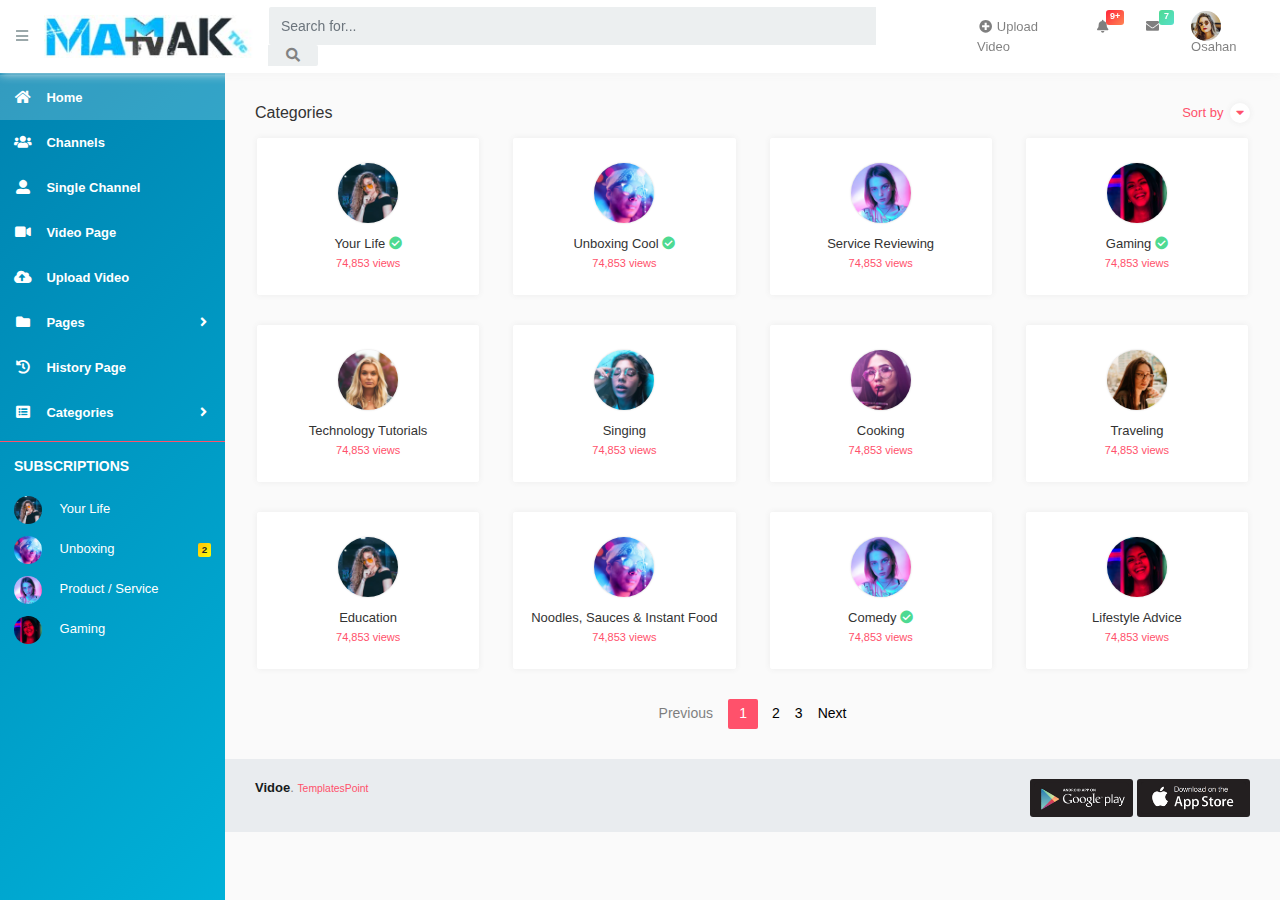
<file: categories.html>
<!DOCTYPE html>
<html lang="en">
   
<head>
      <meta charset="utf-8">
      <meta http-equiv="X-UA-Compatible" content="IE=edge">
      <meta name="viewport" content="width=device-width, initial-scale=1, shrink-to-fit=no">
      <meta name="description" content="Askbootstrap">
      <meta name="author" content="Askbootstrap">
      <title>VIDOE - Video Streaming Website HTML Template</title>
      <!-- Favicon Icon -->
      <link rel="icon" type="image/png" href="img/favicon.png">
      <!-- Bootstrap core CSS-->
      <link href="vendor/bootstrap/css/bootstrap.min.css" rel="stylesheet">
      <!-- Custom fonts for this template-->
      <link href="vendor/fontawesome-free/css/all.min.css" rel="stylesheet" type="text/css">
      <!-- Custom styles for this template-->
      <link href="css/osahan.css" rel="stylesheet">
      <!-- Owl Carousel -->
      <link rel="stylesheet" href="vendor/owl-carousel/owl.carousel.css">
      <link rel="stylesheet" href="vendor/owl-carousel/owl.theme.css">
   </head>
   <body id="page-top">
      <nav class="navbar navbar-expand navbar-light bg-white static-top osahan-nav sticky-top">
         &nbsp;&nbsp; 
         <button class="btn btn-link btn-sm text-secondary order-1 order-sm-0" id="sidebarToggle">
         <i class="fas fa-bars"></i>
         </button> &nbsp;&nbsp;
         <a class="navbar-brand mr-1" href="index.html"><img class="img-fluid" alt="" src="img/logo.png"></a>
         <!-- Navbar Search -->
         <form class="d-none d-md-inline-block form-inline ml-auto mr-0 mr-md-5 my-2 my-md-0 osahan-navbar-search">
            <div class="input-group">
               <input type="text" class="form-control" placeholder="Search for...">
               <div class="input-group-append">
                  <button class="btn btn-light" type="button">
                  <i class="fas fa-search"></i> 
                  </button>
               </div>
            </div>
         </form>
         <!-- Navbar -->
         <ul class="navbar-nav ml-auto ml-md-0 osahan-right-navbar">
            <li class="nav-item mx-1">
               <a class="nav-link" href="upload.html">
               <i class="fas fa-plus-circle fa-fw"></i>
               Upload Video
               </a>
            </li>
            <li class="nav-item dropdown no-arrow mx-1">
               <a class="nav-link dropdown-toggle" href="#" id="alertsDropdown" role="button" data-toggle="dropdown" aria-haspopup="true" aria-expanded="false">
               <i class="fas fa-bell fa-fw"></i>
               <span class="badge badge-danger">9+</span>
               </a>
               <div class="dropdown-menu dropdown-menu-right" aria-labelledby="alertsDropdown">
                  <a class="dropdown-item" href="#"><i class="fas fa-fw fa-edit "></i> &nbsp; Action</a>
                  <a class="dropdown-item" href="#"><i class="fas fa-fw fa-headphones-alt "></i> &nbsp; Another action</a>
                  <div class="dropdown-divider"></div>
                  <a class="dropdown-item" href="#"><i class="fas fa-fw fa-star "></i> &nbsp; Something else here</a>
               </div>
            </li>
            <li class="nav-item dropdown no-arrow mx-1">
               <a class="nav-link dropdown-toggle" href="#" id="messagesDropdown" role="button" data-toggle="dropdown" aria-haspopup="true" aria-expanded="false">
               <i class="fas fa-envelope fa-fw"></i>
               <span class="badge badge-success">7</span>
               </a>
               <div class="dropdown-menu dropdown-menu-right" aria-labelledby="messagesDropdown">
                  <a class="dropdown-item" href="#"><i class="fas fa-fw fa-edit "></i> &nbsp; Action</a>
                  <a class="dropdown-item" href="#"><i class="fas fa-fw fa-headphones-alt "></i> &nbsp; Another action</a>
                  <div class="dropdown-divider"></div>
                  <a class="dropdown-item" href="#"><i class="fas fa-fw fa-star "></i> &nbsp; Something else here</a>
               </div>
            </li>
            <li class="nav-item dropdown no-arrow osahan-right-navbar-user">
               <a class="nav-link dropdown-toggle user-dropdown-link" href="#" id="userDropdown" role="button" data-toggle="dropdown" aria-haspopup="true" aria-expanded="false">
               <img alt="Avatar" src="img/user.png">
               Osahan 
               </a>
               <div class="dropdown-menu dropdown-menu-right" aria-labelledby="userDropdown">
                  <a class="dropdown-item" href="account.html"><i class="fas fa-fw fa-user-circle"></i> &nbsp; My Account</a>
                  <a class="dropdown-item" href="subscriptions.html"><i class="fas fa-fw fa-video"></i> &nbsp; Subscriptions</a>
                  <a class="dropdown-item" href="settings.html"><i class="fas fa-fw fa-cog"></i> &nbsp; Settings</a>
                  <div class="dropdown-divider"></div>
                  <a class="dropdown-item" href="#" data-toggle="modal" data-target="#logoutModal"><i class="fas fa-fw fa-sign-out-alt"></i> &nbsp; Logout</a>
               </div>
            </li>
         </ul>
      </nav>
      <div id="wrapper">
         <!-- Sidebar -->
         <ul class="sidebar navbar-nav">
            <li class="nav-item active">
               <a class="nav-link" href="index.html">
               <i class="fas fa-fw fa-home"></i>
               <span>Home</span>
               </a>
            </li>
            <li class="nav-item">
               <a class="nav-link" href="channels.html">
               <i class="fas fa-fw fa-users"></i>
               <span>Channels</span>
               </a>
            </li>
            <li class="nav-item">
               <a class="nav-link" href="single-channel.html">
               <i class="fas fa-fw fa-user-alt"></i>
               <span>Single Channel</span>
               </a>
            </li>
            <li class="nav-item">
               <a class="nav-link" href="video-page.html">
               <i class="fas fa-fw fa-video"></i>
               <span>Video Page</span>
               </a>
            </li>
            <li class="nav-item">
               <a class="nav-link" href="upload-video.html">
               <i class="fas fa-fw fa-cloud-upload-alt"></i>
               <span>Upload Video</span>
               </a>
            </li>
            <li class="nav-item dropdown">
               <a class="nav-link dropdown-toggle" href="#" role="button" data-toggle="dropdown" aria-haspopup="true" aria-expanded="false">
               <i class="fas fa-fw fa-folder"></i>
               <span>Pages</span>
               </a>
               <div class="dropdown-menu">
                  <h6 class="dropdown-header">Login Screens:</h6>
                  <a class="dropdown-item" href="login.html">Login</a>
                  <a class="dropdown-item" href="register.html">Register</a>
                  <a class="dropdown-item" href="forgot-password.html">Forgot Password</a>
                  <div class="dropdown-divider"></div>
                  <h6 class="dropdown-header">Other Pages:</h6>
                  <a class="dropdown-item" href="404.html">404 Page</a>
                  <a class="dropdown-item" href="blank.html">Blank Page</a>
               </div>
            </li>
            <li class="nav-item">
               <a class="nav-link" href="history-page.html">
               <i class="fas fa-fw fa-history"></i>
               <span>History Page</span>
               </a>
            </li>
            <li class="nav-item dropdown">
               <a class="nav-link dropdown-toggle" href="categories.html" role="button" data-toggle="dropdown" aria-haspopup="true" aria-expanded="false">
               <i class="fas fa-fw fa-list-alt"></i>
               <span>Categories</span>
               </a>
               <div class="dropdown-menu">
                  <a class="dropdown-item" href="categories.html">Movie</a>
                  <a class="dropdown-item" href="categories.html">Music</a>
                  <a class="dropdown-item" href="categories.html">Television</a>
               </div>
            </li>
            <li class="nav-item channel-sidebar-list">
               <h6>SUBSCRIPTIONS</h6>
               <ul>
                  <li>
                     <a href="subscriptions.html">
                     <img class="img-fluid" alt="" src="img/s1.png"> Your Life 
                     </a>
                  </li>
                  <li>
                     <a href="subscriptions.html">
                     <img class="img-fluid" alt="" src="img/s2.png"> Unboxing  <span class="badge badge-warning">2</span>
                     </a>
                  </li>
                  <li>
                     <a href="subscriptions.html">
                     <img class="img-fluid" alt="" src="img/s3.png"> Product / Service  
                     </a>
                  </li>
                  <li>
                     <a href="subscriptions.html">
                     <img class="img-fluid" alt="" src="img/s4.png">  Gaming 
                     </a>
                  </li>
               </ul>
            </li>
         </ul>
         <div id="content-wrapper">
            <div class="container-fluid">
               <div class="video-block section-padding">
                  <div class="row">
                     <div class="col-md-12">
                        <div class="main-title">
                           <div class="btn-group float-right right-action">
                              <a href="#" class="right-action-link text-gray" data-toggle="dropdown" aria-haspopup="true" aria-expanded="false">
                              Sort by <i class="fa fa-caret-down" aria-hidden="true"></i>
                              </a>
                              <div class="dropdown-menu dropdown-menu-right">
                                 <a class="dropdown-item" href="#"><i class="fas fa-fw fa-star"></i> &nbsp; Top Rated</a>
                                 <a class="dropdown-item" href="#"><i class="fas fa-fw fa-signal"></i> &nbsp; Viewed</a>
                                 <a class="dropdown-item" href="#"><i class="fas fa-fw fa-times-circle"></i> &nbsp; Close</a>
                              </div>
                           </div>
                           <h6>Categories</h6>
                        </div>
                     </div>
                     <div class="col-xl-3 col-sm-6 mb-3">
                        <div class="category-item mt-0 mb-0">
                           <a href="shop.html">
                              <img class="img-fluid" src="img/s1.png" alt="">
                              <h6>Your Life <span title="" data-placement="top" data-toggle="tooltip" data-original-title="Verified"><i class="fas fa-check-circle text-success"></i></span></h6>
                              <p>74,853 views</p>
                           </a>
                        </div>
                     </div>
                     <div class="col-xl-3 col-sm-6 mb-3">
                        <div class="category-item mt-0 mb-0">
                           <a href="shop.html">
                              <img class="img-fluid" src="img/s2.png" alt="">
                              <h6>Unboxing Cool <span title="" data-placement="top" data-toggle="tooltip" data-original-title="Verified"><i class="fas fa-check-circle text-success"></i></span></h6>
                              <p>74,853 views</p>
                           </a>
                        </div>
                     </div>
                     <div class="col-xl-3 col-sm-6 mb-3">
                        <div class="category-item mt-0 mb-0">
                           <a href="shop.html">
                              <img class="img-fluid" src="img/s3.png" alt="">
                              <h6>Service Reviewing</h6>
                              <p>74,853 views</p>
                           </a>
                        </div>
                     </div>
                     <div class="col-xl-3 col-sm-6 mb-3">
                        <div class="category-item mt-0 mb-0">
                           <a href="shop.html">
                              <img class="img-fluid" src="img/s4.png" alt="">
                              <h6>Gaming <span title="" data-placement="top" data-toggle="tooltip" data-original-title="Verified"><i class="fas fa-check-circle text-success"></i></span></h6>
                              <p>74,853 views</p>
                           </a>
                        </div>
                     </div>
                     <div class="col-xl-3 col-sm-6 mb-3">
                        <div class="category-item mt-0 mb-0">
                           <a href="shop.html">
                              <img class="img-fluid" src="img/s5.png" alt="">
                              <h6>Technology Tutorials</h6>
                              <p>74,853 views</p>
                           </a>
                        </div>
                     </div>
                     <div class="col-xl-3 col-sm-6 mb-3">
                        <div class="category-item mt-0 mb-0">
                           <a href="shop.html">
                              <img class="img-fluid" src="img/s6.png" alt="">
                              <h6>Singing</h6>
                              <p>74,853 views</p>
                           </a>
                        </div>
                     </div>
                     <div class="col-xl-3 col-sm-6 mb-3">
                        <div class="category-item mt-0 mb-0">
                           <a href="shop.html">
                              <img class="img-fluid" src="img/s7.png" alt="">
                              <h6>Cooking</h6>
                              <p>74,853 views</p>
                           </a>
                        </div>
                     </div>
                     <div class="col-xl-3 col-sm-6 mb-3">
                        <div class="category-item mt-0 mb-0">
                           <a href="shop.html">
                              <img class="img-fluid" src="img/s8.png" alt="">
                              <h6>Traveling</h6>
                              <p>74,853 views</p>
                           </a>
                        </div>
                     </div>
                     <div class="col-xl-3 col-sm-6 mb-3">
                        <div class="category-item mt-0 mb-0">
                           <a href="shop.html">
                              <img class="img-fluid" src="img/s1.png" alt="">
                              <h6>Education</h6>
                              <p>74,853 views</p>
                           </a>
                        </div>
                     </div>
                     <div class="col-xl-3 col-sm-6 mb-3">
                        <div class="category-item mt-0 mb-0">
                           <a href="shop.html">
                              <img class="img-fluid" src="img/s2.png" alt="">
                              <h6>Noodles, Sauces & Instant Food</h6>
                              <p>74,853 views</p>
                           </a>
                        </div>
                     </div>
                     <div class="col-xl-3 col-sm-6 mb-3">
                        <div class="category-item mt-0 mb-0">
                           <a href="shop.html">
                              <img class="img-fluid" src="img/s3.png" alt="">
                              <h6>Comedy <span title="" data-placement="top" data-toggle="tooltip" data-original-title="Verified"><i class="fas fa-check-circle text-success"></i></span></h6>
                              <p>74,853 views</p>
                           </a>
                        </div>
                     </div>
                     <div class="col-xl-3 col-sm-6 mb-3">
                        <div class="category-item mt-0 mb-0">
                           <a href="shop.html">
                              <img class="img-fluid" src="img/s4.png" alt="">
                              <h6>Lifestyle Advice</h6>
                              <p>74,853 views</p>
                           </a>
                        </div>
                     </div>
                  </div>
                  <nav aria-label="Page navigation example">
                     <ul class="pagination justify-content-center pagination-sm mb-0">
                        <li class="page-item disabled">
                           <a class="page-link" href="#" tabindex="-1">Previous</a>
                        </li>
                        <li class="page-item active"><a class="page-link" href="#">1</a></li>
                        <li class="page-item"><a class="page-link" href="#">2</a></li>
                        <li class="page-item"><a class="page-link" href="#">3</a></li>
                        <li class="page-item">
                           <a class="page-link" href="#">Next</a>
                        </li>
                     </ul>
                  </nav>
               </div>
            </div>
            <!-- /.container-fluid -->
            <!-- Sticky Footer -->
            <footer class="sticky-footer">
               <div class="container">
                  <div class="row no-gutters">
                     <div class="col-lg-6 col-sm-6">
                         <p class="mt-1 mb-0"><strong class="text-dark">Vidoe</strong>. 
                           <small class="mt-0 mb-0"><a class="text-primary" target="_blank" href="https://templatespoint.net/">TemplatesPoint</a>
                           </small>
                        </p>
                     </div>
                     <div class="col-lg-6 col-sm-6 text-right">
                        <div class="app">
                           <a href="#"><img alt="" src="img/google.png"></a>
                           <a href="#"><img alt="" src="img/apple.png"></a>
                        </div>
                     </div>
                  </div>
               </div>
            </footer>
         </div>
         <!-- /.content-wrapper -->
      </div>
      <!-- /#wrapper -->
      <!-- Scroll to Top Button-->
      <a class="scroll-to-top rounded" href="#page-top">
      <i class="fas fa-angle-up"></i>
      </a>
      <!-- Logout Modal-->
      <div class="modal fade" id="logoutModal" tabindex="-1" role="dialog" aria-labelledby="exampleModalLabel" aria-hidden="true">
         <div class="modal-dialog modal-sm modal-dialog-centered" role="document">
            <div class="modal-content">
               <div class="modal-header">
                  <h5 class="modal-title" id="exampleModalLabel">Ready to Leave?</h5>
                  <button class="close" type="button" data-dismiss="modal" aria-label="Close">
                  <span aria-hidden="true">×</span>
                  </button>
               </div>
               <div class="modal-body">Select "Logout" below if you are ready to end your current session.</div>
               <div class="modal-footer">
                  <button class="btn btn-secondary" type="button" data-dismiss="modal">Cancel</button>
                  <a class="btn btn-primary" href="login.html">Logout</a>
               </div>
            </div>
         </div>
      </div>
      <!-- Bootstrap core JavaScript-->
      <script src="vendor/jquery/jquery.min.js"></script>
      <script src="vendor/bootstrap/js/bootstrap.bundle.min.js"></script>
      <!-- Core plugin JavaScript-->
      <script src="vendor/jquery-easing/jquery.easing.min.js"></script>
      <!-- Owl Carousel -->
      <script src="vendor/owl-carousel/owl.carousel.js"></script>
      <!-- Custom scripts for all pages-->
      <script src="js/custom.js"></script>
   </body>

</html>
</file>
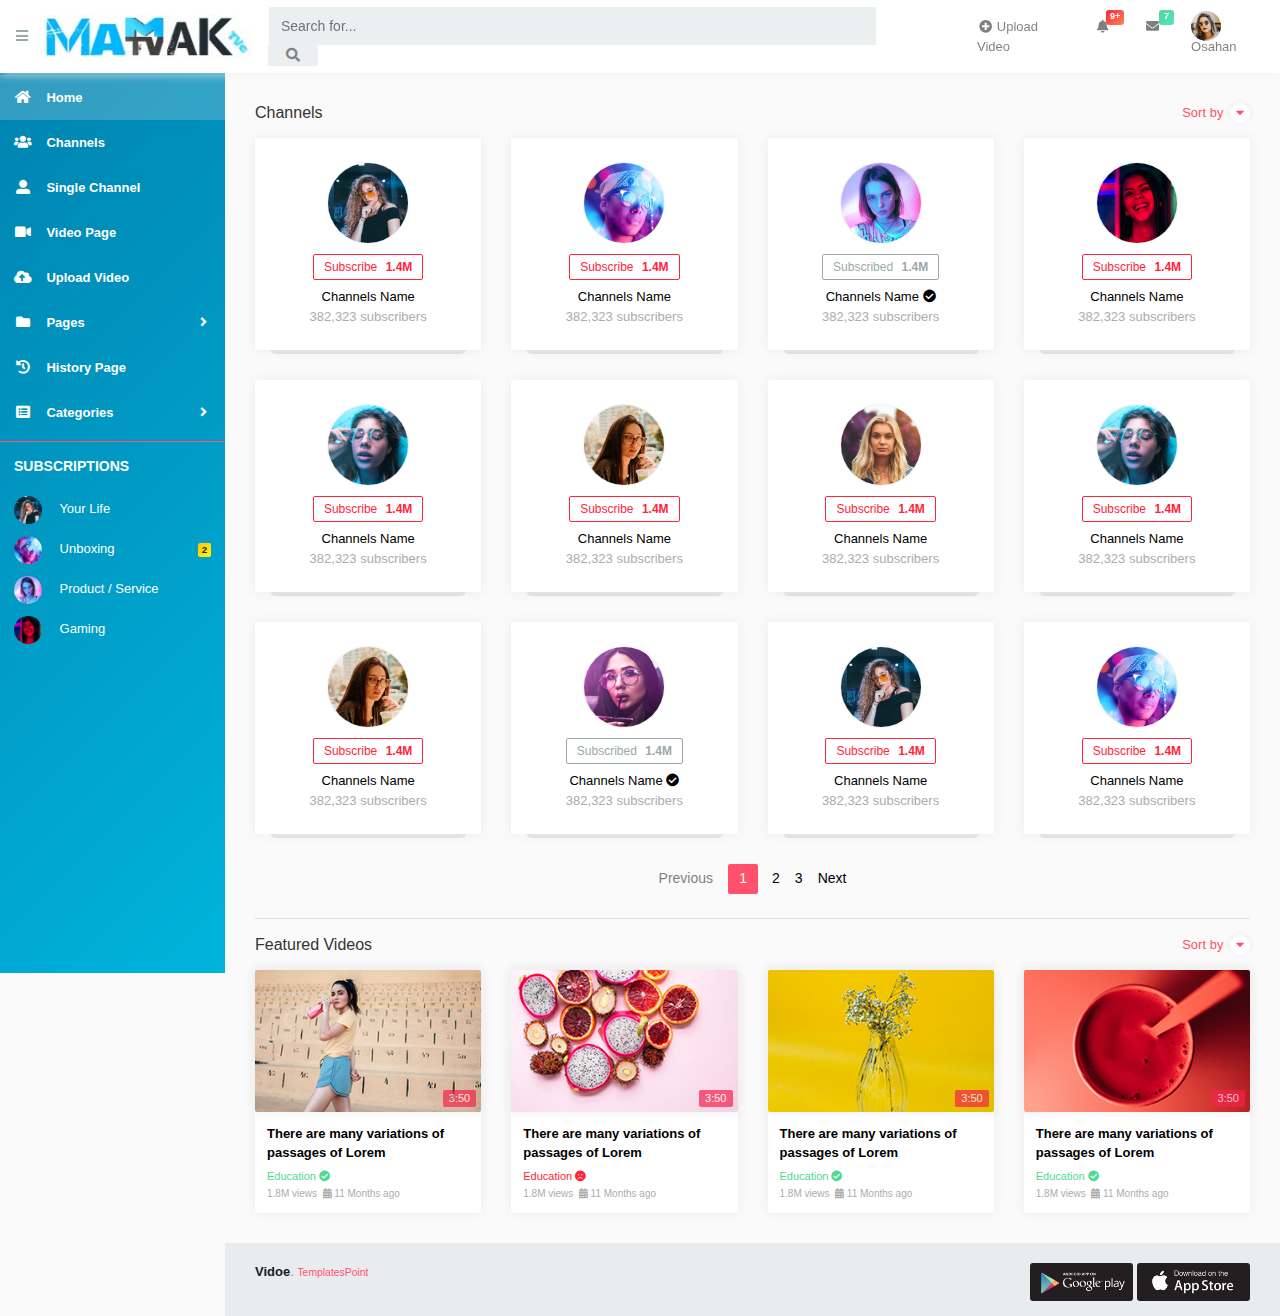
<file: channels.html>
<!DOCTYPE html>
<html lang="en">
   
<head>
      <meta charset="utf-8">
      <meta http-equiv="X-UA-Compatible" content="IE=edge">
      <meta name="viewport" content="width=device-width, initial-scale=1, shrink-to-fit=no">
      <meta name="description" content="Askbootstrap">
      <meta name="author" content="Askbootstrap">
      <title>VIDOE - Video Streaming Website HTML Template</title>
      <!-- Favicon Icon -->
      <link rel="icon" type="image/png" href="img/favicon.png">
      <!-- Bootstrap core CSS-->
      <link href="vendor/bootstrap/css/bootstrap.min.css" rel="stylesheet">
      <!-- Custom fonts for this template-->
      <link href="vendor/fontawesome-free/css/all.min.css" rel="stylesheet" type="text/css">
      <!-- Custom styles for this template-->
      <link href="css/osahan.css" rel="stylesheet">
      <!-- Owl Carousel -->
      <link rel="stylesheet" href="vendor/owl-carousel/owl.carousel.css">
      <link rel="stylesheet" href="vendor/owl-carousel/owl.theme.css">
   </head>
   <body id="page-top">
      <nav class="navbar navbar-expand navbar-light bg-white static-top osahan-nav sticky-top">
         &nbsp;&nbsp; 
         <button class="btn btn-link btn-sm text-secondary order-1 order-sm-0" id="sidebarToggle">
         <i class="fas fa-bars"></i>
         </button> &nbsp;&nbsp;
         <a class="navbar-brand mr-1" href="index.html"><img class="img-fluid" alt="" src="img/logo.png"></a>
         <!-- Navbar Search -->
         <form class="d-none d-md-inline-block form-inline ml-auto mr-0 mr-md-5 my-2 my-md-0 osahan-navbar-search">
            <div class="input-group">
               <input type="text" class="form-control" placeholder="Search for...">
               <div class="input-group-append">
                  <button class="btn btn-light" type="button">
                  <i class="fas fa-search"></i> 
                  </button>
               </div>
            </div>
         </form>
         <!-- Navbar -->
         <ul class="navbar-nav ml-auto ml-md-0 osahan-right-navbar">
            <li class="nav-item mx-1">
               <a class="nav-link" href="upload.html">
               <i class="fas fa-plus-circle fa-fw"></i>
               Upload Video
               </a>
            </li>
            <li class="nav-item dropdown no-arrow mx-1">
               <a class="nav-link dropdown-toggle" href="#" id="alertsDropdown" role="button" data-toggle="dropdown" aria-haspopup="true" aria-expanded="false">
               <i class="fas fa-bell fa-fw"></i>
               <span class="badge badge-danger">9+</span>
               </a>
               <div class="dropdown-menu dropdown-menu-right" aria-labelledby="alertsDropdown">
                  <a class="dropdown-item" href="#"><i class="fas fa-fw fa-edit "></i> &nbsp; Action</a>
                  <a class="dropdown-item" href="#"><i class="fas fa-fw fa-headphones-alt "></i> &nbsp; Another action</a>
                  <div class="dropdown-divider"></div>
                  <a class="dropdown-item" href="#"><i class="fas fa-fw fa-star "></i> &nbsp; Something else here</a>
               </div>
            </li>
            <li class="nav-item dropdown no-arrow mx-1">
               <a class="nav-link dropdown-toggle" href="#" id="messagesDropdown" role="button" data-toggle="dropdown" aria-haspopup="true" aria-expanded="false">
               <i class="fas fa-envelope fa-fw"></i>
               <span class="badge badge-success">7</span>
               </a>
               <div class="dropdown-menu dropdown-menu-right" aria-labelledby="messagesDropdown">
                  <a class="dropdown-item" href="#"><i class="fas fa-fw fa-edit "></i> &nbsp; Action</a>
                  <a class="dropdown-item" href="#"><i class="fas fa-fw fa-headphones-alt "></i> &nbsp; Another action</a>
                  <div class="dropdown-divider"></div>
                  <a class="dropdown-item" href="#"><i class="fas fa-fw fa-star "></i> &nbsp; Something else here</a>
               </div>
            </li>
            <li class="nav-item dropdown no-arrow osahan-right-navbar-user">
               <a class="nav-link dropdown-toggle user-dropdown-link" href="#" id="userDropdown" role="button" data-toggle="dropdown" aria-haspopup="true" aria-expanded="false">
               <img alt="Avatar" src="img/user.png">
               Osahan 
               </a>
               <div class="dropdown-menu dropdown-menu-right" aria-labelledby="userDropdown">
                  <a class="dropdown-item" href="account.html"><i class="fas fa-fw fa-user-circle"></i> &nbsp; My Account</a>
                  <a class="dropdown-item" href="subscriptions.html"><i class="fas fa-fw fa-video"></i> &nbsp; Subscriptions</a>
                  <a class="dropdown-item" href="settings.html"><i class="fas fa-fw fa-cog"></i> &nbsp; Settings</a>
                  <div class="dropdown-divider"></div>
                  <a class="dropdown-item" href="#" data-toggle="modal" data-target="#logoutModal"><i class="fas fa-fw fa-sign-out-alt"></i> &nbsp; Logout</a>
               </div>
            </li>
         </ul>
      </nav>
      <div id="wrapper">
         <!-- Sidebar -->
         <ul class="sidebar navbar-nav">
            <li class="nav-item active">
               <a class="nav-link" href="index.html">
               <i class="fas fa-fw fa-home"></i>
               <span>Home</span>
               </a>
            </li>
            <li class="nav-item">
               <a class="nav-link" href="channels.html">
               <i class="fas fa-fw fa-users"></i>
               <span>Channels</span>
               </a>
            </li>
            <li class="nav-item">
               <a class="nav-link" href="single-channel.html">
               <i class="fas fa-fw fa-user-alt"></i>
               <span>Single Channel</span>
               </a>
            </li>
            <li class="nav-item">
               <a class="nav-link" href="video-page.html">
               <i class="fas fa-fw fa-video"></i>
               <span>Video Page</span>
               </a>
            </li>
            <li class="nav-item">
               <a class="nav-link" href="upload-video.html">
               <i class="fas fa-fw fa-cloud-upload-alt"></i>
               <span>Upload Video</span>
               </a>
            </li>
            <li class="nav-item dropdown">
               <a class="nav-link dropdown-toggle" href="#" role="button" data-toggle="dropdown" aria-haspopup="true" aria-expanded="false">
               <i class="fas fa-fw fa-folder"></i>
               <span>Pages</span>
               </a>
               <div class="dropdown-menu">
                  <h6 class="dropdown-header">Login Screens:</h6>
                  <a class="dropdown-item" href="login.html">Login</a>
                  <a class="dropdown-item" href="register.html">Register</a>
                  <a class="dropdown-item" href="forgot-password.html">Forgot Password</a>
                  <div class="dropdown-divider"></div>
                  <h6 class="dropdown-header">Other Pages:</h6>
                  <a class="dropdown-item" href="404.html">404 Page</a>
                  <a class="dropdown-item" href="blank.html">Blank Page</a>
               </div>
            </li>
            <li class="nav-item">
               <a class="nav-link" href="history-page.html">
               <i class="fas fa-fw fa-history"></i>
               <span>History Page</span>
               </a>
            </li>
            <li class="nav-item dropdown">
               <a class="nav-link dropdown-toggle" href="categories.html" role="button" data-toggle="dropdown" aria-haspopup="true" aria-expanded="false">
               <i class="fas fa-fw fa-list-alt"></i>
               <span>Categories</span>
               </a>
               <div class="dropdown-menu">
                  <a class="dropdown-item" href="categories.html">Movie</a>
                  <a class="dropdown-item" href="categories.html">Music</a>
                  <a class="dropdown-item" href="categories.html">Television</a>
               </div>
            </li>
            <li class="nav-item channel-sidebar-list">
               <h6>SUBSCRIPTIONS</h6>
               <ul>
                  <li>
                     <a href="subscriptions.html">
                     <img class="img-fluid" alt="" src="img/s1.png"> Your Life 
                     </a>
                  </li>
                  <li>
                     <a href="subscriptions.html">
                     <img class="img-fluid" alt="" src="img/s2.png"> Unboxing  <span class="badge badge-warning">2</span>
                     </a>
                  </li>
                  <li>
                     <a href="subscriptions.html">
                     <img class="img-fluid" alt="" src="img/s3.png"> Product / Service  
                     </a>
                  </li>
                  <li>
                     <a href="subscriptions.html">
                     <img class="img-fluid" alt="" src="img/s4.png">  Gaming 
                     </a>
                  </li>
               </ul>
            </li>
         </ul>
         <div id="content-wrapper">
            <div class="container-fluid pb-0">
               <div class="video-block section-padding">
                  <div class="row">
                     <div class="col-md-12">
                        <div class="main-title">
                           <div class="btn-group float-right right-action">
                              <a href="#" class="right-action-link text-gray" data-toggle="dropdown" aria-haspopup="true" aria-expanded="false">
                              Sort by <i class="fa fa-caret-down" aria-hidden="true"></i>
                              </a>
                              <div class="dropdown-menu dropdown-menu-right">
                                 <a class="dropdown-item" href="#"><i class="fas fa-fw fa-star"></i> &nbsp; Top Rated</a>
                                 <a class="dropdown-item" href="#"><i class="fas fa-fw fa-signal"></i> &nbsp; Viewed</a>
                                 <a class="dropdown-item" href="#"><i class="fas fa-fw fa-times-circle"></i> &nbsp; Close</a>
                              </div>
                           </div>
                           <h6>Channels</h6>
                        </div>
                     </div>
                     <div class="col-xl-3 col-sm-6 mb-3">
                        <div class="channels-card">
                           <div class="channels-card-image">
                              <a href="#"><img class="img-fluid" src="img/s1.png" alt=""></a>
                              <div class="channels-card-image-btn"><button type="button" class="btn btn-outline-danger btn-sm">Subscribe <strong>1.4M</strong></button></div>
                           </div>
                           <div class="channels-card-body">
                              <div class="channels-title">
                                 <a href="#">Channels Name</a>
                              </div>
                              <div class="channels-view">
                                 382,323 subscribers
                              </div>
                           </div>
                        </div>
                     </div>
                     <div class="col-xl-3 col-sm-6 mb-3">
                        <div class="channels-card">
                           <div class="channels-card-image">
                              <a href="#"><img class="img-fluid" src="img/s2.png" alt=""></a>
                              <div class="channels-card-image-btn"><button type="button" class="btn btn-outline-danger btn-sm">Subscribe <strong>1.4M</strong></button></div>
                           </div>
                           <div class="channels-card-body">
                              <div class="channels-title">
                                 <a href="#">Channels Name</a>
                              </div>
                              <div class="channels-view">
                                 382,323 subscribers
                              </div>
                           </div>
                        </div>
                     </div>
                     <div class="col-xl-3 col-sm-6 mb-3">
                        <div class="channels-card">
                           <div class="channels-card-image">
                              <a href="#"><img class="img-fluid" src="img/s3.png" alt=""></a>
                              <div class="channels-card-image-btn"><button type="button" class="btn btn-outline-secondary btn-sm">Subscribed <strong>1.4M</strong></button></div>
                           </div>
                           <div class="channels-card-body">
                              <div class="channels-title">
                                 <a href="#">Channels Name <span title="" data-placement="top" data-toggle="tooltip" data-original-title="Verified"><i class="fas fa-check-circle"></i></span></a>
                              </div>
                              <div class="channels-view">
                                 382,323 subscribers
                              </div>
                           </div>
                        </div>
                     </div>
                     <div class="col-xl-3 col-sm-6 mb-3">
                        <div class="channels-card">
                           <div class="channels-card-image">
                              <a href="#"><img class="img-fluid" src="img/s4.png" alt=""></a>
                              <div class="channels-card-image-btn"><button type="button" class="btn btn-outline-danger btn-sm">Subscribe <strong>1.4M</strong></button></div>
                           </div>
                           <div class="channels-card-body">
                              <div class="channels-title">
                                 <a href="#">Channels Name</a>
                              </div>
                              <div class="channels-view">
                                 382,323 subscribers
                              </div>
                           </div>
                        </div>
                     </div>
                     <div class="col-xl-3 col-sm-6 mb-3">
                        <div class="channels-card">
                           <div class="channels-card-image">
                              <a href="#"><img class="img-fluid" src="img/s6.png" alt=""></a>
                              <div class="channels-card-image-btn"><button type="button" class="btn btn-outline-danger btn-sm">Subscribe <strong>1.4M</strong></button></div>
                           </div>
                           <div class="channels-card-body">
                              <div class="channels-title">
                                 <a href="#">Channels Name</a>
                              </div>
                              <div class="channels-view">
                                 382,323 subscribers
                              </div>
                           </div>
                        </div>
                     </div>
                     <div class="col-xl-3 col-sm-6 mb-3">
                        <div class="channels-card">
                           <div class="channels-card-image">
                              <a href="#"><img class="img-fluid" src="img/s8.png" alt=""></a>
                              <div class="channels-card-image-btn"><button type="button" class="btn btn-outline-danger btn-sm">Subscribe <strong>1.4M</strong></button></div>
                           </div>
                           <div class="channels-card-body">
                              <div class="channels-title">
                                 <a href="#">Channels Name</a>
                              </div>
                              <div class="channels-view">
                                 382,323 subscribers
                              </div>
                           </div>
                        </div>
                     </div>
                     <div class="col-xl-3 col-sm-6 mb-3">
                        <div class="channels-card">
                           <div class="channels-card-image">
                              <a href="#"><img class="img-fluid" src="img/s5.png" alt=""></a>
                              <div class="channels-card-image-btn"><button type="button" class="btn btn-outline-danger btn-sm">Subscribe <strong>1.4M</strong></button></div>
                           </div>
                           <div class="channels-card-body">
                              <div class="channels-title">
                                 <a href="#">Channels Name</a>
                              </div>
                              <div class="channels-view">
                                 382,323 subscribers
                              </div>
                           </div>
                        </div>
                     </div>
                     <div class="col-xl-3 col-sm-6 mb-3">
                        <div class="channels-card">
                           <div class="channels-card-image">
                              <a href="#"><img class="img-fluid" src="img/s6.png" alt=""></a>
                              <div class="channels-card-image-btn"><button type="button" class="btn btn-outline-danger btn-sm">Subscribe <strong>1.4M</strong></button></div>
                           </div>
                           <div class="channels-card-body">
                              <div class="channels-title">
                                 <a href="#">Channels Name</a>
                              </div>
                              <div class="channels-view">
                                 382,323 subscribers
                              </div>
                           </div>
                        </div>
                     </div>
                     <div class="col-xl-3 col-sm-6 mb-3">
                        <div class="channels-card">
                           <div class="channels-card-image">
                              <a href="#"><img class="img-fluid" src="img/s8.png" alt=""></a>
                              <div class="channels-card-image-btn"><button type="button" class="btn btn-outline-danger btn-sm">Subscribe <strong>1.4M</strong></button></div>
                           </div>
                           <div class="channels-card-body">
                              <div class="channels-title">
                                 <a href="#">Channels Name</a>
                              </div>
                              <div class="channels-view">
                                 382,323 subscribers
                              </div>
                           </div>
                        </div>
                     </div>
                     <div class="col-xl-3 col-sm-6 mb-3">
                        <div class="channels-card">
                           <div class="channels-card-image">
                              <a href="#"><img class="img-fluid" src="img/s7.png" alt=""></a>
                              <div class="channels-card-image-btn"><button type="button" class="btn btn-outline-secondary btn-sm">Subscribed <strong>1.4M</strong></button></div>
                           </div>
                           <div class="channels-card-body">
                              <div class="channels-title">
                                 <a href="#">Channels Name <span title="" data-placement="top" data-toggle="tooltip" data-original-title="Verified"><i class="fas fa-check-circle"></i></span></a>
                              </div>
                              <div class="channels-view">
                                 382,323 subscribers
                              </div>
                           </div>
                        </div>
                     </div>
                     <div class="col-xl-3 col-sm-6 mb-3">
                        <div class="channels-card">
                           <div class="channels-card-image">
                              <a href="#"><img class="img-fluid" src="img/s1.png" alt=""></a>
                              <div class="channels-card-image-btn"><button type="button" class="btn btn-outline-danger btn-sm">Subscribe <strong>1.4M</strong></button></div>
                           </div>
                           <div class="channels-card-body">
                              <div class="channels-title">
                                 <a href="#">Channels Name</a>
                              </div>
                              <div class="channels-view">
                                 382,323 subscribers
                              </div>
                           </div>
                        </div>
                     </div>
                     <div class="col-xl-3 col-sm-6 mb-3">
                        <div class="channels-card">
                           <div class="channels-card-image">
                              <a href="#"><img class="img-fluid" src="img/s2.png" alt=""></a>
                              <div class="channels-card-image-btn"><button type="button" class="btn btn-outline-danger btn-sm">Subscribe <strong>1.4M</strong></button></div>
                           </div>
                           <div class="channels-card-body">
                              <div class="channels-title">
                                 <a href="#">Channels Name</a>
                              </div>
                              <div class="channels-view">
                                 382,323 subscribers
                              </div>
                           </div>
                        </div>
                     </div>
                  </div>
                  <nav aria-label="Page navigation example">
                     <ul class="pagination justify-content-center pagination-sm mb-4">
                        <li class="page-item disabled">
                           <a class="page-link" href="#" tabindex="-1">Previous</a>
                        </li>
                        <li class="page-item active"><a class="page-link" href="#">1</a></li>
                        <li class="page-item"><a class="page-link" href="#">2</a></li>
                        <li class="page-item"><a class="page-link" href="#">3</a></li>
                        <li class="page-item">
                           <a class="page-link" href="#">Next</a>
                        </li>
                     </ul>
                  </nav>
               </div>
               <hr>
               <div class="video-block section-padding">
                  <div class="row">
                     <div class="col-md-12">
                        <div class="main-title">
                           <div class="btn-group float-right right-action">
                              <a href="#" class="right-action-link text-gray" data-toggle="dropdown" aria-haspopup="true" aria-expanded="false">
                              Sort by <i class="fa fa-caret-down" aria-hidden="true"></i>
                              </a>
                              <div class="dropdown-menu dropdown-menu-right">
                                 <a class="dropdown-item" href="#"><i class="fas fa-fw fa-star"></i> &nbsp; Top Rated</a>
                                 <a class="dropdown-item" href="#"><i class="fas fa-fw fa-signal"></i> &nbsp; Viewed</a>
                                 <a class="dropdown-item" href="#"><i class="fas fa-fw fa-times-circle"></i> &nbsp; Close</a>
                              </div>
                           </div>
                           <h6>Featured Videos</h6>
                        </div>
                     </div>
                     <div class="col-xl-3 col-sm-6 mb-3">
                        <div class="video-card">
                           <div class="video-card-image">
                              <a class="play-icon" href="#"><i class="fas fa-play-circle"></i></a>
                              <a href="#"><img class="img-fluid" src="img/v5.png" alt=""></a>
                              <div class="time">3:50</div>
                           </div>
                           <div class="video-card-body">
                              <div class="video-title">
                                 <a href="#">There are many variations of passages of Lorem</a>
                              </div>
                              <div class="video-page text-success">
                                 Education  <a title="" data-placement="top" data-toggle="tooltip" href="#" data-original-title="Verified"><i class="fas fa-check-circle text-success"></i></a>
                              </div>
                              <div class="video-view">
                                 1.8M views &nbsp;<i class="fas fa-calendar-alt"></i> 11 Months ago
                              </div>
                           </div>
                        </div>
                     </div>
                     <div class="col-xl-3 col-sm-6 mb-3">
                        <div class="video-card">
                           <div class="video-card-image">
                              <a class="play-icon" href="#"><i class="fas fa-play-circle"></i></a>
                              <a href="#"><img class="img-fluid" src="img/v6.png" alt=""></a>
                              <div class="time">3:50</div>
                           </div>
                           <div class="video-card-body">
                              <div class="video-title">
                                 <a href="#">There are many variations of passages of Lorem</a>
                              </div>
                              <div class="video-page text-danger">
                                 Education  <a title="" data-placement="top" data-toggle="tooltip" href="#" data-original-title="Unverified"><i class="fas fa-frown text-danger"></i></a>
                              </div>
                              <div class="video-view">
                                 1.8M views &nbsp;<i class="fas fa-calendar-alt"></i> 11 Months ago
                              </div>
                           </div>
                        </div>
                     </div>
                     <div class="col-xl-3 col-sm-6 mb-3">
                        <div class="video-card">
                           <div class="video-card-image">
                              <a class="play-icon" href="#"><i class="fas fa-play-circle"></i></a>
                              <a href="#"><img class="img-fluid" src="img/v7.png" alt=""></a>
                              <div class="time">3:50</div>
                           </div>
                           <div class="video-card-body">
                              <div class="video-title">
                                 <a href="#">There are many variations of passages of Lorem</a>
                              </div>
                              <div class="video-page text-success">
                                 Education  <a title="" data-placement="top" data-toggle="tooltip" href="#" data-original-title="Verified"><i class="fas fa-check-circle text-success"></i></a>
                              </div>
                              <div class="video-view">
                                 1.8M views &nbsp;<i class="fas fa-calendar-alt"></i> 11 Months ago
                              </div>
                           </div>
                        </div>
                     </div>
                     <div class="col-xl-3 col-sm-6 mb-3">
                        <div class="video-card">
                           <div class="video-card-image">
                              <a class="play-icon" href="#"><i class="fas fa-play-circle"></i></a>
                              <a href="#"><img class="img-fluid" src="img/v8.png" alt=""></a>
                              <div class="time">3:50</div>
                           </div>
                           <div class="video-card-body">
                              <div class="video-title">
                                 <a href="#">There are many variations of passages of Lorem</a>
                              </div>
                              <div class="video-page text-success">
                                 Education  <a title="" data-placement="top" data-toggle="tooltip" href="#" data-original-title="Verified"><i class="fas fa-check-circle text-success"></i></a>
                              </div>
                              <div class="video-view">
                                 1.8M views &nbsp;<i class="fas fa-calendar-alt"></i> 11 Months ago
                              </div>
                           </div>
                        </div>
                     </div>
                  </div>
               </div>
            </div>
            <!-- /.container-fluid -->
            <!-- Sticky Footer -->
            <footer class="sticky-footer">
               <div class="container">
                  <div class="row no-gutters">
                     <div class="col-lg-6 col-sm-6">
                         <p class="mt-1 mb-0"><strong class="text-dark">Vidoe</strong>. 
                           <small class="mt-0 mb-0"><a class="text-primary" target="_blank" href="https://templatespoint.net/">TemplatesPoint</a>
                           </small>
                        </p>
                     </div>
                     <div class="col-lg-6 col-sm-6 text-right">
                        <div class="app">
                           <a href="#"><img alt="" src="img/google.png"></a>
                           <a href="#"><img alt="" src="img/apple.png"></a>
                        </div>
                     </div>
                  </div>
               </div>
            </footer>
         </div>
         <!-- /.content-wrapper -->
      </div>
      <!-- /#wrapper -->
      <!-- Scroll to Top Button-->
      <a class="scroll-to-top rounded" href="#page-top">
      <i class="fas fa-angle-up"></i>
      </a>
      <!-- Logout Modal-->
      <div class="modal fade" id="logoutModal" tabindex="-1" role="dialog" aria-labelledby="exampleModalLabel" aria-hidden="true">
         <div class="modal-dialog modal-sm modal-dialog-centered" role="document">
            <div class="modal-content">
               <div class="modal-header">
                  <h5 class="modal-title" id="exampleModalLabel">Ready to Leave?</h5>
                  <button class="close" type="button" data-dismiss="modal" aria-label="Close">
                  <span aria-hidden="true">×</span>
                  </button>
               </div>
               <div class="modal-body">Select "Logout" below if you are ready to end your current session.</div>
               <div class="modal-footer">
                  <button class="btn btn-secondary" type="button" data-dismiss="modal">Cancel</button>
                  <a class="btn btn-primary" href="login.html">Logout</a>
               </div>
            </div>
         </div>
      </div>
      <!-- Bootstrap core JavaScript-->
      <script src="vendor/jquery/jquery.min.js"></script>
      <script src="vendor/bootstrap/js/bootstrap.bundle.min.js"></script>
      <!-- Core plugin JavaScript-->
      <script src="vendor/jquery-easing/jquery.easing.min.js"></script>
      <!-- Owl Carousel -->
      <script src="vendor/owl-carousel/owl.carousel.js"></script>
      <!-- Custom scripts for all pages-->
      <script src="js/custom.js"></script>
   </body>

</html>
</file>
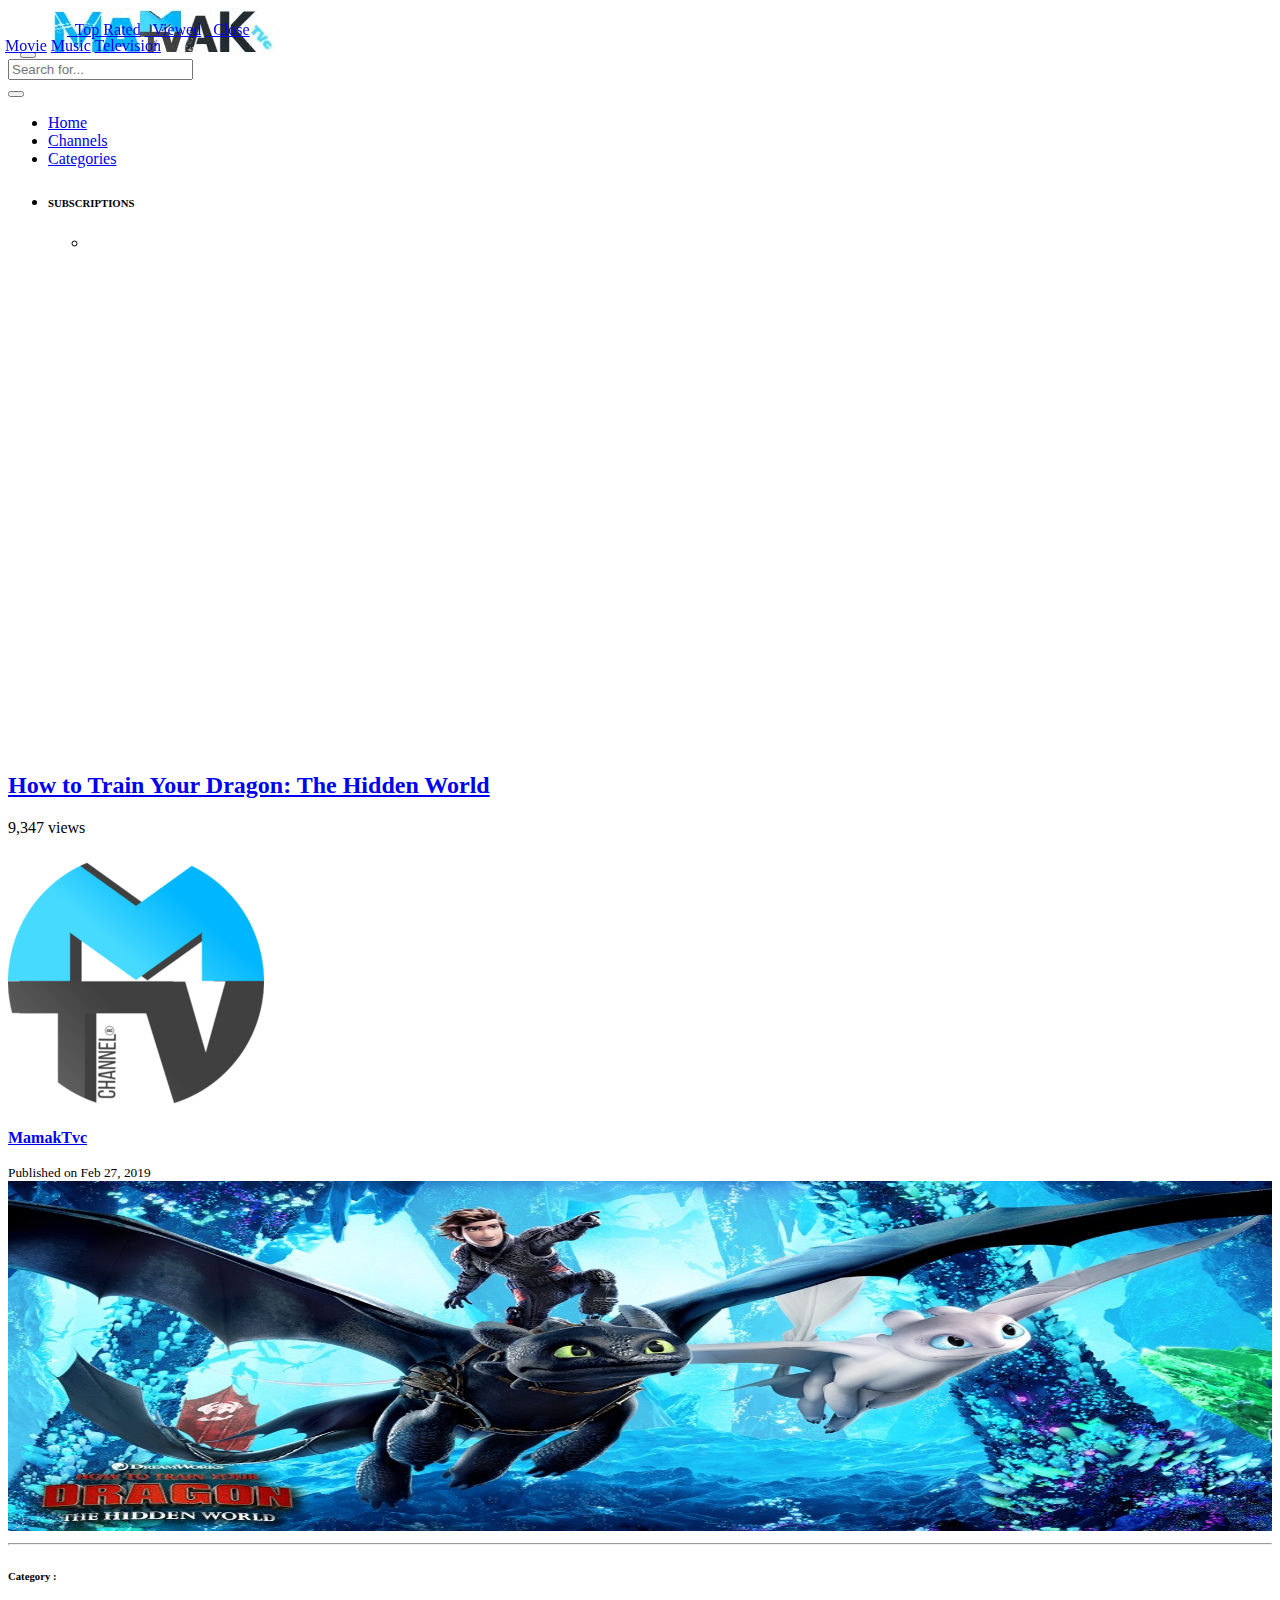
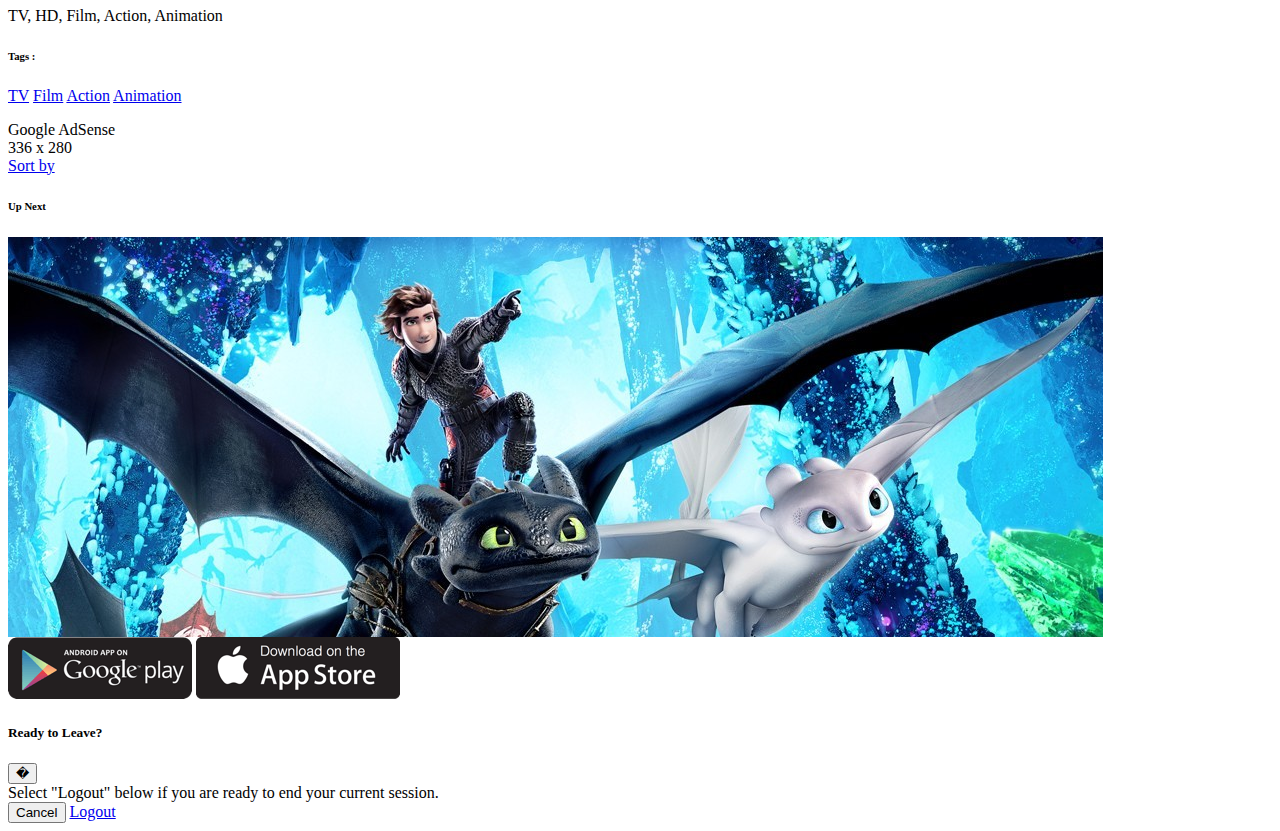
<file: Movie/H_T_T_D_19.html>
<!DOCTYPE html>
<html lang="en"><head>
      <meta charset="utf-8">
      <meta http-equiv="X-UA-Compatible" content="IE=edge">
      <meta name="viewport" content="width=device-width, initial-scale=1, shrink-to-fit=no">
      <meta name="description" content="Drama dan Movie Terbaru">
      <meta name="author" content="mamaktvc">
      <title>How to Train Your Dragon: The Hidden World</title>
      <!-- Favicon Icon -->
      <link rel="icon" type="image/png" href="../img/favicon.png">
      <!-- Bootstrap core CSS-->
      <link href="https://rawcdn.githack.com/mamaktvc/tvc/6173aeb9b7149301db31a7a652124520a4060af2/vendor/bootstrap/css/bootstrap.min.css" rel="stylesheet">
      <!-- Custom fonts for this template-->
      <link href="https://rawcdn.githack.com/mamaktvc/tvc/6173aeb9b7149301db31a7a652124520a4060af2/vendor/fontawesome-free/css/all.min.css" rel="stylesheet" type="text/css">
      <!-- Custom styles for this template-->
      <link href="https://rawcdn.githack.com/mamaktvc/tvc/6173aeb9b7149301db31a7a652124520a4060af2/css/osahan.css" rel="stylesheet">
      <!-- Owl Carousel -->
      <link rel="stylesheet" href="https://rawcdn.githack.com/mamaktvc/tvc/6173aeb9b7149301db31a7a652124520a4060af2/vendor/owl-carousel/owl.carousel.css">
      <link rel="stylesheet" href="https://rawcdn.githack.com/mamaktvc/tvc/6173aeb9b7149301db31a7a652124520a4060af2/vendor/owl-carousel/owl.theme.css">
   <script type="text/javascript" async="" src="https://www.google-analytics.com/analytics.js"></script><script src="https://www.googletagmanager.com/gtag/js?id=UA-120909275-1"></script></head>
   <body id="page-top" class="">
      <nav class="navbar navbar-expand navbar-light bg-white static-top osahan-nav sticky-top">
         &nbsp;&nbsp; 
         <button class="btn btn-link btn-sm text-secondary order-1 order-sm-0" id="sidebarToggle">
         <i class="fas fa-bars"></i>
         </button> &nbsp;&nbsp;
         <a class="navbar-brand mr-1" href="../index.html"><img class="img-fluid" alt="" src="../img/logo.png"></a>
         <!-- Navbar Search -->
         <form action="../index.html" class="d-none d-md-inline-block form-inline ml-auto mr-0 mr-md-5 my-2 my-md-0 osahan-navbar-search">
            <div class="input-group">
			
               <input type="text" class="form-control" placeholder="Search for...">
               <div class="input-group-append">
                  <button class="btn btn-light" type="button">
                  <i class="fas fa-search"></i> 
                  </button>
               </div>
            </div>
         </form>
         <!-- Navbar -->
         <ul class="navbar-nav ml-auto ml-md-0 osahan-right-navbar">
            
            
            
            
         </ul>
      </nav>
      <div id="wrapper">
         <!-- Sidebar -->
         <ul class="sidebar navbar-nav">
            <li class="nav-item active">
               <a class="nav-link" href="../index.html">
               <i class="fas fa-fw fa-home"></i>
               <span>Home</span>
               </a>
            </li>
            <li class="nav-item">
               <a class="nav-link" href="channels.html">
               <i class="fas fa-fw fa-users"></i>
               <span>Channels</span>
               </a>
            </li>
            
            
            
            
            
            <li class="nav-item dropdown">
               <a class="nav-link dropdown-toggle" href="/categories.html" role="button" data-toggle="dropdown" aria-haspopup="true" aria-expanded="false">
               <i class="fas fa-fw fa-list-alt"></i>
               <span>Categories</span>
               </a>
               <div class="dropdown-menu" x-placement="bottom-start" style="position: absolute; will-change: transform; top: 0px; left: 0px; transform: translate3d(5px, 37px, 0px);">
                  <a class="dropdown-item" href="/categories.html">Movie</a>
                  <a class="dropdown-item" href="/categories.html">Music</a>
                  <a class="dropdown-item" href="/categories.html">Television</a>
               </div>
            </li>
            <li class="nav-item channel-sidebar-list">
               <h6>SUBSCRIPTIONS</h6>
               <ul>
                  <li>
                     
                  </li>
                  
                  
               </ul>
            </li>
         </ul>
         <div id="content-wrapper">
            <div class="container-fluid pb-0">
               <div class="video-block section-padding">
                  <div class="row">
                     <div class="col-md-8">
                        <div class="single-video-left">
                           <div class="single-video">
                              <iframe src="https://www.rapidvideo.com/e/G1NG0DNF9V" scrolling="no" frameborder="0" width="100%" height="480" allowfullscreen="true" webkitallowfullscreen="true" mozallowfullscreen="true"></iframe>
                           </div>
                           <div class="single-video-title box mb-3">
                              <h2><a href="#">How to Train Your Dragon: The Hidden World</a></h2>
                              <p class="mb-0"><i class="fas fa-eye"></i> 9,347 views</p>
                           </div>
                           <div class="single-video-author box mb-3">
                              
                              <img class="img-fluid" src="../img/favicon.png" alt="">
                              <p><a href="#"><strong>MamakTvc</strong></a> <span title="" data-placement="top" data-toggle="tooltip" data-original-title="Verified"><i class="fas fa-check-circle text-success"></i></span></p>
                              <small>Published on Feb 27, 2019</small>
                           </div>
                           <div class="single-video-info-content box mb-3">
						   <img src="../img/background6.png"  width="100%" height="350">
						   <hr>
                              <h6>Category :</h6>
                              <p>TV, HD, Film, Action, Animation</p>
                              <h6>Tags :</h6>
                              <p class="tags mb-0">
                                 <span><a href="#">TV</a></span>
								 <span><a href="#">Film</a></span>
								 <span><a href="#">Action</a></span>
								 <span><a href="#">Animation</a></span>
                                 
                           </div>
                        </div>
                     </div>
                     <div class="col-md-4">
                        <div class="single-video-right">
                           <div class="row">
                              <div class="col-md-12">
                                 <div class="adblock">
                                    <div class="img">
                                       Google AdSense<br>
                                       336 x 280
                                    </div>
                                 </div>
                                 <div class="main-title">
                                    <div class="btn-group float-right right-action">
                                       <a href="#" class="right-action-link text-gray" data-toggle="dropdown" aria-haspopup="true" aria-expanded="false">
                                       Sort by <i class="fa fa-caret-down" aria-hidden="true"></i>
                                       </a>
                                       <div class="dropdown-menu dropdown-menu-right" x-placement="bottom-end" style="position: absolute; will-change: transform; top: 0px; left: 0px; transform: translate3d(67px, 21px, 0px);">
                                          <a class="dropdown-item" href="#"><i class="fas fa-fw fa-star"></i> &nbsp; Top Rated</a>
                                          <a class="dropdown-item" href="#"><i class="fas fa-fw fa-signal"></i> &nbsp; Viewed</a>
                                          <a class="dropdown-item" href="#"><i class="fas fa-fw fa-times-circle"></i> &nbsp; Close</a>
                                       </div>
                                    </div>
                                    <h6>Up Next</h6>
                                 </div>
                              </div>
							  <!--VERTICAL SCROLL MENU-->
							  <style>
							  .vertical-menu {
							  width: 100%;
							  height: 400px;
							  overflow-y: auto;
							  </style>
                              <div class="col-md-12 vertical-menu"><div class="col-md-12 vertical-menu">
							  <div class="video-card video-card-list">
                                    <div class="video-card-image">
                                       <a class="play-icon" href="H_T_T_D_19.html"><i class="fas fa-play-circle"></i></a>
                                       <a href="H_T_T_D_19.html"><img class="img-fluid" src="../img/background6.png" alt=""></a>
                                       <div class="time">1:41:00</div>
                                    </div>
                                    <div class="video-card-body">
                                       <div class="btn-group float-right right-action">
                                          <a href="#" class="right-action-link text-gray" data-toggle="dropdown" aria-haspopup="true" aria-expanded="false">
                                          <i class="fa fa-ellipsis-v" aria-hidden="true"></i>
                                          </a>
                                          <div class="dropdown-menu dropdown-menu-right">
                                             <a class="dropdown-item" href="#"><i class="fas fa-fw fa-star"></i> &nbsp; Top Rated</a>
                                             <a class="dropdown-item" href="#"><i class="fas fa-fw fa-signal"></i> &nbsp; Viewed</a>
                                             <a class="dropdown-item" href="#"><i class="fas fa-fw fa-times-circle"></i> &nbsp; Close</a>
                                          </div>
                                       </div>
                                       <div class="video-title">
                                          <a href="#">How to Train Your Dragon: The Hidden World</a>
                                       </div>
                                       <div class="video-page text-success">
                                          Film  <a title="" data-placement="top" data-toggle="tooltip" href="#" data-original-title="Verified"><i class="fas fa-check-circle text-success"></i></a>
                                       </div>
                                       <div class="video-view">
                                          233 views &nbsp;<i class="fas fa-calendar-alt"></i> 1 Months ago
                                       </div>
                                    </div>
                                 </div>
							<!--
                                 <div class="video-card video-card-list">
                                    <div class="video-card-image">
                                       <a class="play-icon" href="Batu_120.html"><i class="fas fa-play-circle"></i></a>
                                       <a href="Episod_1.html"><img class="img-fluid" src="/img/background3.png" alt=""></a>
                                       <div class="time">1:36:00</div>
                                    </div>
                                    <div class="video-card-body">
                                       <div class="btn-group float-right right-action">
                                          <a href="#" class="right-action-link text-gray" data-toggle="dropdown" aria-haspopup="true" aria-expanded="false">
                                          <i class="fa fa-ellipsis-v" aria-hidden="true"></i>
                                          </a>
                                          <div class="dropdown-menu dropdown-menu-right">
                                             <a class="dropdown-item" href="#"><i class="fas fa-fw fa-star"></i> &nbsp; Top Rated</a>
                                             <a class="dropdown-item" href="#"><i class="fas fa-fw fa-signal"></i> &nbsp; Viewed</a>
                                             <a class="dropdown-item" href="#"><i class="fas fa-fw fa-times-circle"></i> &nbsp; Close</a>
                                          </div>
                                       </div>
                                       <div class="video-title">
                                          <a href="#">Batu 120</a>
                                       </div>
                                       <div class="video-page text-success">
                                          Telemovie  <a title="" data-placement="top" data-toggle="tooltip" href="#" data-original-title="Verified"><i class="fas fa-check-circle text-success"></i></a>
                                       </div>
                                       <div class="video-view">
                                          233 views &nbsp;<i class="fas fa-calendar-alt"></i> 11 Months ago
                                       </div>
                                    </div>
                                 </div>
							<!--	 
                                 <div class="video-card video-card-list">
                                    <div class="video-card-image">
                                       <a class="play-icon" href="Episod_3.html"><i class="fas fa-play-circle"></i></a>
                                       <a href="#"><img class="img-fluid" src="img/background.png" alt=""></a>
                                       <div class="time">43:50</div>
                                    </div>
                                    <div class="video-card-body">
                                       <div class="btn-group float-right right-action">
                                          <a href="#" class="right-action-link text-gray" data-toggle="dropdown" aria-haspopup="true" aria-expanded="false">
                                          <i class="fa fa-ellipsis-v" aria-hidden="true"></i>
                                          </a>
                                          <div class="dropdown-menu dropdown-menu-right">
                                             <a class="dropdown-item" href="#"><i class="fas fa-fw fa-star"></i> &nbsp; Top Rated</a>
                                             <a class="dropdown-item" href="#"><i class="fas fa-fw fa-signal"></i> &nbsp; Viewed</a>
                                             <a class="dropdown-item" href="#"><i class="fas fa-fw fa-times-circle"></i> &nbsp; Close</a>
                                          </div>
                                       </div>
                                       <div class="video-title">
                                          <a href="#">Sepahtu Reunion Live 2019 Epsiod 3</a>
                                       </div>
                                       <div class="video-page text-success">
                                          Lawak  <a title="" data-placement="top" data-toggle="tooltip" href="#" data-original-title="Verified"><i class="fas fa-check-circle text-success"></i></a>
                                       </div>
                                       <div class="video-view">
                                          233 views &nbsp;<i class="fas fa-calendar-alt"></i> 11 Months ago
                                       </div>
                                    </div>
                                 </div>
                                 <div class="video-card video-card-list">
                                    <div class="video-card-image">
                                       <a class="play-icon" href="Episod_4.html"><i class="fas fa-play-circle"></i></a>
                                       <a href="#"><img class="img-fluid" src="img/background.png" alt=""></a>
                                       <div class="time">43:50</div>
                                    </div>
                                    <div class="video-card-body">
                                       <div class="btn-group float-right right-action">
                                          <a href="#" class="right-action-link text-gray" data-toggle="dropdown" aria-haspopup="true" aria-expanded="false">
                                          <i class="fa fa-ellipsis-v" aria-hidden="true"></i>
                                          </a>
                                          <div class="dropdown-menu dropdown-menu-right">
                                             <a class="dropdown-item" href="#"><i class="fas fa-fw fa-star"></i> &nbsp; Top Rated</a>
                                             <a class="dropdown-item" href="#"><i class="fas fa-fw fa-signal"></i> &nbsp; Viewed</a>
                                             <a class="dropdown-item" href="#"><i class="fas fa-fw fa-times-circle"></i> &nbsp; Close</a>
                                          </div>
                                       </div>
                                       <div class="video-title">
                                          <a href="#">Sepahtu Reunion Live 2019 Epsiod 4</a>
                                       </div>
                                       <div class="video-page text-success">
                                          Lawak  <a title="" data-placement="top" data-toggle="tooltip" href="#" data-original-title="Verified"><i class="fas fa-check-circle text-success"></i></a>
                                       </div>
                                       <div class="video-view">
                                          233 views &nbsp;<i class="fas fa-calendar-alt"></i> 11 Months ago
                                       </div>
                                    </div>
                                 </div>
                                 <div class="video-card video-card-list">
                                    <div class="video-card-image">
                                       <a class="play-icon" href="Episod_5.html"><i class="fas fa-play-circle"></i></a>
                                       <a href="#"><img class="img-fluid" src="img/background.png" alt=""></a>
                                       <div class="time">43:50</div>
                                    </div>
                                    <div class="video-card-body">
                                       <div class="btn-group float-right right-action">
                                          <a href="#" class="right-action-link text-gray" data-toggle="dropdown" aria-haspopup="true" aria-expanded="false">
                                          <i class="fa fa-ellipsis-v" aria-hidden="true"></i>
                                          </a>
                                          <div class="dropdown-menu dropdown-menu-right">
                                             <a class="dropdown-item" href="#"><i class="fas fa-fw fa-star"></i> &nbsp; Top Rated</a>
                                             <a class="dropdown-item" href="#"><i class="fas fa-fw fa-signal"></i> &nbsp; Viewed</a>
                                             <a class="dropdown-item" href="#"><i class="fas fa-fw fa-times-circle"></i> &nbsp; Close</a>
                                          </div>
                                       </div>
                                       <div class="video-title">
                                          <a href="#">Sepahtu Reunion Live 2019 Epsiod 5</a>
                                       </div>
                                       <div class="video-page text-success">
                                          Lawak  <a title="" data-placement="top" data-toggle="tooltip" href="#" data-original-title="Verified"><i class="fas fa-check-circle text-success"></i></a>
                                       </div>
                                       <div class="video-view">
                                          233 views &nbsp;<i class="fas fa-calendar-alt"></i> 11 Months ago
                                       </div>
                                    </div>
                                 </div>
                                 <div class="video-card video-card-list">
                                    <div class="video-card-image">
                                       <a class="play-icon" href="Episod_6.html"><i class="fas fa-play-circle"></i></a>
                                       <a href="#"><img class="img-fluid" src="img/background.png" alt=""></a>
                                       <div class="time">43:50</div>
                                    </div>
                                    <div class="video-card-body">
                                       <div class="btn-group float-right right-action">
                                          <a href="#" class="right-action-link text-gray" data-toggle="dropdown" aria-haspopup="true" aria-expanded="false">
                                          <i class="fa fa-ellipsis-v" aria-hidden="true"></i>
                                          </a>
                                          <div class="dropdown-menu dropdown-menu-right">
                                             <a class="dropdown-item" href="#"><i class="fas fa-fw fa-star"></i> &nbsp; Top Rated</a>
                                             <a class="dropdown-item" href="#"><i class="fas fa-fw fa-signal"></i> &nbsp; Viewed</a>
                                             <a class="dropdown-item" href="#"><i class="fas fa-fw fa-times-circle"></i> &nbsp; Close</a>
                                          </div>
                                       </div>
                                       <div class="video-title">
                                          <a href="#">Sepahtu Reunion Live 2019 Epsiod 6</a>
                                       </div>
                                       <div class="video-page text-success">
                                          Lawak  <a title="" data-placement="top" data-toggle="tooltip" href="#" data-original-title="Verified"><i class="fas fa-check-circle text-success"></i></a>
                                       </div>
                                       <div class="video-view">
                                          153 views &nbsp;<i class="fas fa-calendar-alt"></i> 3 Weeks ago
                                       </div>
                                    </div>
                                 </div>
                                 <div class="adblock mt-0">
                                    <div class="img">
                                       Google AdSense<br>
                                       336 x 280
                                    </div>
                                 </div>
                                 <div class="video-card video-card-list">
                                    <div class="video-card-image">
                                       <a class="play-icon" href="Episod_7.html"><i class="fas fa-play-circle"></i></a>
                                       <a href="#"><img class="img-fluid" src="img/background.png" alt=""></a>
                                       <div class="time">43:50</div>
                                    </div>
                                    <div class="video-card-body">
                                       <div class="btn-group float-right right-action">
                                          <a href="#" class="right-action-link text-gray" data-toggle="dropdown" aria-haspopup="true" aria-expanded="false">
                                          <i class="fa fa-ellipsis-v" aria-hidden="true"></i>
                                          </a>
                                          <div class="dropdown-menu dropdown-menu-right">
                                             <a class="dropdown-item" href="#"><i class="fas fa-fw fa-star"></i> &nbsp; Top Rated</a>
                                             <a class="dropdown-item" href="#"><i class="fas fa-fw fa-signal"></i> &nbsp; Viewed</a>
                                             <a class="dropdown-item" href="#"><i class="fas fa-fw fa-times-circle"></i> &nbsp; Close</a>
                                          </div>
                                       </div>
                                       <div class="video-title">
                                          <a href="#">Sepahtu Reunion Live 2019 Epsiod 7</a>
                                       </div>
                                       <div class="video-page text-success">
                                          Lawak  <a title="" data-placement="top" data-toggle="tooltip" href="#" data-original-title="Verified"><i class="fas fa-check-circle text-success"></i></a>
                                       </div>
                                       <div class="video-view">
                                          133 views &nbsp;<i class="fas fa-calendar-alt"></i> 1 Months ago
										  </div>
                                    </div>
                                 </div>
                                 <div class="video-card video-card-list">
                                    <div class="video-card-image">
                                       <a class="play-icon" href="Episod_8.html"><i class="fas fa-play-circle"></i></a>
                                       <a href="#"><img class="img-fluid" src="img/background.png" alt=""></a>
                                       <div class="time">43:50</div>
                                    </div>
                                    <div class="video-card-body">
                                       <div class="btn-group float-right right-action">
                                          <a href="#" class="right-action-link text-gray" data-toggle="dropdown" aria-haspopup="true" aria-expanded="false">
                                          <i class="fa fa-ellipsis-v" aria-hidden="true"></i>
                                          </a>
                                          <div class="dropdown-menu dropdown-menu-right">
                                             <a class="dropdown-item" href="#"><i class="fas fa-fw fa-star"></i> &nbsp; Top Rated</a>
                                             <a class="dropdown-item" href="#"><i class="fas fa-fw fa-signal"></i> &nbsp; Viewed</a>
                                             <a class="dropdown-item" href="#"><i class="fas fa-fw fa-times-circle"></i> &nbsp; Close</a>
                                          </div>
                                       </div>
                                       <div class="video-title">
                                          <a href="#">Sepahtu Reunion Live 2019 Epsiod 8</a>
                                       </div>
                                       <div class="video-page text-success">
                                          Lawak  <a title="" data-placement="top" data-toggle="tooltip" href="#" data-original-title="Verified"><i class="fas fa-check-circle text-success"></i></a>
                                       </div>
                                       <div class="video-view">
                                          233 views &nbsp;<i class="fas fa-calendar-alt"></i> 11 Months ago
										  </div>
                                    </div>
                                 </div>
                                 <div class="video-card video-card-list">
                                    <div class="video-card-image">
                                       <a class="play-icon" href="Episod_9.html"><i class="fas fa-play-circle"></i></a>
                                       <a href="#"><img class="img-fluid" src="img/background.png" alt=""></a>
                                       <div class="time">43:50</div>
                                    </div>
                                    <div class="video-card-body">
                                       <div class="btn-group float-right right-action">
                                          <a href="#" class="right-action-link text-gray" data-toggle="dropdown" aria-haspopup="true" aria-expanded="false">
                                          <i class="fa fa-ellipsis-v" aria-hidden="true"></i>
                                          </a>
                                          <div class="dropdown-menu dropdown-menu-right">
                                             <a class="dropdown-item" href="#"><i class="fas fa-fw fa-star"></i> &nbsp; Top Rated</a>
                                             <a class="dropdown-item" href="#"><i class="fas fa-fw fa-signal"></i> &nbsp; Viewed</a>
                                             <a class="dropdown-item" href="#"><i class="fas fa-fw fa-times-circle"></i> &nbsp; Close</a>
                                          </div>
                                       </div>
                                       <div class="video-title">
                                          <a href="#">Sepahtu Reunion Live 2019 Epsiod 9</a>
                                       </div>
                                       <div class="video-page text-success">
                                          Lawak  <a title="" data-placement="top" data-toggle="tooltip" href="#" data-original-title="Verified"><i class="fas fa-check-circle text-success"></i></a>
                                       </div>
                                       <div class="video-view">
                                          233 views &nbsp;<i class="fas fa-calendar-alt"></i> 11 Months ago
										  </div>
                                    </div>
                                 </div>
						
                                 <div class="video-card video-card-list">
                                    <div class="video-card-image">
                                       <a class="play-icon" href="Episod_10.html"><i class="fas fa-play-circle"></i></a>
                                       <a href="#"><img class="img-fluid" src="img/background.png" alt=""></a>
                                       <div class="time">43:50</div>
                                    </div>
                                    <div class="video-card-body">
                                       <div class="btn-group float-right right-action">
                                          <a href="#" class="right-action-link text-gray" data-toggle="dropdown" aria-haspopup="true" aria-expanded="false">
                                          <i class="fa fa-ellipsis-v" aria-hidden="true"></i>
                                          </a>
                                          <div class="dropdown-menu dropdown-menu-right">
                                             <a class="dropdown-item" href="#"><i class="fas fa-fw fa-star"></i> &nbsp; Top Rated</a>
                                             <a class="dropdown-item" href="#"><i class="fas fa-fw fa-signal"></i> &nbsp; Viewed</a>
                                             <a class="dropdown-item" href="#"><i class="fas fa-fw fa-times-circle"></i> &nbsp; Close</a>
                                          </div>
                                       </div>
                                       <div class="video-title">
                                          <a href="#">Sepahtu Reunion Live 2019 Epsiod 10</a>
                                       </div>
                                       <div class="video-page text-success">
                                          Lawak  <a title="" data-placement="top" data-toggle="tooltip" href="#" data-original-title="Verified"><i class="fas fa-check-circle text-success"></i></a>
                                       </div>
                                       <div class="video-view">
                                          233 views &nbsp;<i class="fas fa-calendar-alt"></i> 11 Months ago
										  </div>
                                    </div>
                                 </div>
								 <!--
                                 <div class="video-card video-card-list">
                                    <div class="video-card-image">
                                       <a class="play-icon" href="Episod_11.html"><i class="fas fa-play-circle"></i></a>
                                       <a href="#"><img class="img-fluid" src="img/background.png" alt=""></a>
                                       <div class="time">43:50</div>
                                    </div>
                                    <div class="video-card-body">
                                       <div class="btn-group float-right right-action">
                                          <a href="#" class="right-action-link text-gray" data-toggle="dropdown" aria-haspopup="true" aria-expanded="false">
                                          <i class="fa fa-ellipsis-v" aria-hidden="true"></i>
                                          </a>
                                          <div class="dropdown-menu dropdown-menu-right">
                                             <a class="dropdown-item" href="#"><i class="fas fa-fw fa-star"></i> &nbsp; Top Rated</a>
                                             <a class="dropdown-item" href="#"><i class="fas fa-fw fa-signal"></i> &nbsp; Viewed</a>
                                             <a class="dropdown-item" href="#"><i class="fas fa-fw fa-times-circle"></i> &nbsp; Close</a>
                                          </div>
                                       </div>
                                       <div class="video-title">
                                          <a href="#">Sepahtu Reunion Live 2019 Epsiod 11</a>
                                       </div>
                                       <div class="video-page text-success">
                                          Lawak  <a title="" data-placement="top" data-toggle="tooltip" href="#" data-original-title="Verified"><i class="fas fa-check-circle text-success"></i></a>
                                       </div>
                                       <div class="video-view">
                                          233 views &nbsp;<i class="fas fa-calendar-alt"></i> 11 Months ago
										  </div>
                                    </div>
                                 </div>
                                 <div class="video-card video-card-list">
                                    <div class="video-card-image">
                                       <a class="play-icon" href="Episod_12.html"><i class="fas fa-play-circle"></i></a>
                                       <a href="#"><img class="img-fluid" src="img/background.png" alt=""></a>
                                       <div class="time">43:50</div>
                                    </div>
                                    <div class="video-card-body">
                                       <div class="btn-group float-right right-action">
                                          <a href="#" class="right-action-link text-gray" data-toggle="dropdown" aria-haspopup="true" aria-expanded="false">
                                          <i class="fa fa-ellipsis-v" aria-hidden="true"></i>
                                          </a>
                                          <div class="dropdown-menu dropdown-menu-right">
                                             <a class="dropdown-item" href="#"><i class="fas fa-fw fa-star"></i> &nbsp; Top Rated</a>
                                             <a class="dropdown-item" href="#"><i class="fas fa-fw fa-signal"></i> &nbsp; Viewed</a>
                                             <a class="dropdown-item" href="#"><i class="fas fa-fw fa-times-circle"></i> &nbsp; Close</a>
                                          </div>
                                       </div>
                                       <div class="video-title">
                                          <a href="#">Sepahtu Reunion Live 2019 Epsiod 12</a>
                                       </div>
                                       <div class="video-page text-success">
                                          Lawak  <a title="" data-placement="top" data-toggle="tooltip" href="#" data-original-title="Verified"><i class="fas fa-check-circle text-success"></i></a>
                                       </div>
                                       <div class="video-view">
                                          233 views &nbsp;<i class="fas fa-calendar-alt"></i> 11 Months ago
										  </div>
                                    </div>
                                 </div>
                                 <div class="video-card video-card-list">
                                    <div class="video-card-image">
                                       <a class="play-icon" href="Episod_13.html"><i class="fas fa-play-circle"></i></a>
                                       <a href="#"><img class="img-fluid" src="img/background.png" alt=""></a>
                                       <div class="time">43:50</div>
                                    </div>
                                    <div class="video-card-body">
                                       <div class="btn-group float-right right-action">
                                          <a href="#" class="right-action-link text-gray" data-toggle="dropdown" aria-haspopup="true" aria-expanded="false">
                                          <i class="fa fa-ellipsis-v" aria-hidden="true"></i>
                                          </a>
                                          <div class="dropdown-menu dropdown-menu-right">
                                             <a class="dropdown-item" href="#"><i class="fas fa-fw fa-star"></i> &nbsp; Top Rated</a>
                                             <a class="dropdown-item" href="#"><i class="fas fa-fw fa-signal"></i> &nbsp; Viewed</a>
                                             <a class="dropdown-item" href="#"><i class="fas fa-fw fa-times-circle"></i> &nbsp; Close</a>
                                          </div>
                                       </div>
                                       <div class="video-title">
                                          <a href="#">Sepahtu Reunion Live 2019 Epsiod 13</a>
                                       </div>
                                       <div class="video-page text-success">
                                          Lawak  <a title="" data-placement="top" data-toggle="tooltip" href="#" data-original-title="Verified"><i class="fas fa-check-circle text-success"></i></a>
                                       </div>
                                       <div class="video-view">
                                          233 views &nbsp;<i class="fas fa-calendar-alt"></i> 11 Months ago
										  </div>
                                    </div>
                                 </div>
                                 <div class="video-card video-card-list">
                                    <div class="video-card-image">
                                       <a class="play-icon" href="Episod_14.html"><i class="fas fa-play-circle"></i></a>
                                       <a href="#"><img class="img-fluid" src="img/background.png" alt=""></a>
                                       <div class="time">43:50</div>
                                    </div>
                                    <div class="video-card-body">
                                       <div class="btn-group float-right right-action">
                                          <a href="#" class="right-action-link text-gray" data-toggle="dropdown" aria-haspopup="true" aria-expanded="false">
                                          <i class="fa fa-ellipsis-v" aria-hidden="true"></i>
                                          </a>
                                          <div class="dropdown-menu dropdown-menu-right">
                                             <a class="dropdown-item" href="#"><i class="fas fa-fw fa-star"></i> &nbsp; Top Rated</a>
                                             <a class="dropdown-item" href="#"><i class="fas fa-fw fa-signal"></i> &nbsp; Viewed</a>
                                             <a class="dropdown-item" href="#"><i class="fas fa-fw fa-times-circle"></i> &nbsp; Close</a>
                                          </div>
                                       </div>
                                       <div class="video-title">
                                          <a href="#">Sepahtu Reunion Live 2019 Epsiod 14</a>
                                       </div>
                                       <div class="video-page text-success">
                                          Lawak  <a title="" data-placement="top" data-toggle="tooltip" href="#" data-original-title="Verified"><i class="fas fa-check-circle text-success"></i></a>
                                       </div>
                                       <div class="video-view">
                                          233 views &nbsp;<i class="fas fa-calendar-alt"></i> 11 Months ago
										  </div>
                                    </div>
                                 </div>
                                 <div class="video-card video-card-list">
                                    <div class="video-card-image">
                                       <a class="play-icon" href="Episod_15.html"><i class="fas fa-play-circle"></i></a>
                                       <a href="#"><img class="img-fluid" src="img/background.png" alt=""></a>
                                       <div class="time">43:50</div>
                                    </div>
                                    <div class="video-card-body">
                                       <div class="btn-group float-right right-action">
                                          <a href="#" class="right-action-link text-gray" data-toggle="dropdown" aria-haspopup="true" aria-expanded="false">
                                          <i class="fa fa-ellipsis-v" aria-hidden="true"></i>
                                          </a>
                                          <div class="dropdown-menu dropdown-menu-right">
                                             <a class="dropdown-item" href="#"><i class="fas fa-fw fa-star"></i> &nbsp; Top Rated</a>
                                             <a class="dropdown-item" href="#"><i class="fas fa-fw fa-signal"></i> &nbsp; Viewed</a>
                                             <a class="dropdown-item" href="#"><i class="fas fa-fw fa-times-circle"></i> &nbsp; Close</a>
                                          </div>
                                       </div>
                                       <div class="video-title">
                                          <a href="#">Sepahtu Reunion Live 2019 Epsiod 15</a>
                                       </div>
                                       <div class="video-page text-success">
                                          Lawak  <a title="" data-placement="top" data-toggle="tooltip" href="#" data-original-title="Verified"><i class="fas fa-check-circle text-success"></i></a>
                                       </div>
                                       <div class="video-view">
                                          233 views &nbsp;<i class="fas fa-calendar-alt"></i> 11 Months ago
										  </div>
                                    </div>
                                 </div>
                                 <div class="video-card video-card-list">
                                    <div class="video-card-image">
                                       <a class="play-icon" href="Episod_16.html"><i class="fas fa-play-circle"></i></a>
                                       <a href="#"><img class="img-fluid" src="img/background.png" alt=""></a>
                                       <div class="time">43:50</div>
                                    </div>
                                    <div class="video-card-body">
                                       <div class="btn-group float-right right-action">
                                          <a href="#" class="right-action-link text-gray" data-toggle="dropdown" aria-haspopup="true" aria-expanded="false">
                                          <i class="fa fa-ellipsis-v" aria-hidden="true"></i>
                                          </a>
                                          <div class="dropdown-menu dropdown-menu-right">
                                             <a class="dropdown-item" href="#"><i class="fas fa-fw fa-star"></i> &nbsp; Top Rated</a>
                                             <a class="dropdown-item" href="#"><i class="fas fa-fw fa-signal"></i> &nbsp; Viewed</a>
                                             <a class="dropdown-item" href="#"><i class="fas fa-fw fa-times-circle"></i> &nbsp; Close</a>
                                          </div>
                                       </div>
                                       <div class="video-title">
                                          <a href="#">Sepahtu Reunion Live 2019 Epsiod 16</a>
                                       </div>
                                       <div class="video-page text-success">
                                          Lawak  <a title="" data-placement="top" data-toggle="tooltip" href="#" data-original-title="Verified"><i class="fas fa-check-circle text-success"></i></a>
                                       </div>
                                       <div class="video-view">
                                          233 views &nbsp;<i class="fas fa-calendar-alt"></i> 11 Months ago
										  </div>
                                    </div>
                                 </div>
                                 <div class="video-card video-card-list">
                                    <div class="video-card-image">
                                       <a class="play-icon" href="Episod_17.html"><i class="fas fa-play-circle"></i></a>
                                       <a href="#"><img class="img-fluid" src="img/background.png" alt=""></a>
                                       <div class="time">43:50</div>
                                    </div>
                                    <div class="video-card-body">
                                       <div class="btn-group float-right right-action">
                                          <a href="#" class="right-action-link text-gray" data-toggle="dropdown" aria-haspopup="true" aria-expanded="false">
                                          <i class="fa fa-ellipsis-v" aria-hidden="true"></i>
                                          </a>
                                          <div class="dropdown-menu dropdown-menu-right">
                                             <a class="dropdown-item" href="#"><i class="fas fa-fw fa-star"></i> &nbsp; Top Rated</a>
                                             <a class="dropdown-item" href="#"><i class="fas fa-fw fa-signal"></i> &nbsp; Viewed</a>
                                             <a class="dropdown-item" href="#"><i class="fas fa-fw fa-times-circle"></i> &nbsp; Close</a>
                                          </div>
                                       </div>
                                       <div class="video-title">
                                          <a href="#">Sepahtu Reunion Live 2019 Epsiod 17</a>
                                       </div>
                                       <div class="video-page text-success">
                                          Lawak  <a title="" data-placement="top" data-toggle="tooltip" href="#" data-original-title="Verified"><i class="fas fa-check-circle text-success"></i></a>
                                       </div>
                                       <div class="video-view">
                                          233 views &nbsp;<i class="fas fa-calendar-alt"></i> 11 Months ago
										  </div>
                                    </div>
                                 </div>
                                 <div class="video-card video-card-list">
                                    <div class="video-card-image">
                                       <a class="play-icon" href="Episod_18.html"><i class="fas fa-play-circle"></i></a>
                                       <a href="#"><img class="img-fluid" src="img/background.png" alt=""></a>
                                       <div class="time">43:50</div>
                                    </div>
                                    <div class="video-card-body">
                                       <div class="btn-group float-right right-action">
                                          <a href="#" class="right-action-link text-gray" data-toggle="dropdown" aria-haspopup="true" aria-expanded="false">
                                          <i class="fa fa-ellipsis-v" aria-hidden="true"></i>
                                          </a>
                                          <div class="dropdown-menu dropdown-menu-right">
                                             <a class="dropdown-item" href="#"><i class="fas fa-fw fa-star"></i> &nbsp; Top Rated</a>
                                             <a class="dropdown-item" href="#"><i class="fas fa-fw fa-signal"></i> &nbsp; Viewed</a>
                                             <a class="dropdown-item" href="#"><i class="fas fa-fw fa-times-circle"></i> &nbsp; Close</a>
                                          </div>
                                       </div>
                                       <div class="video-title">
                                          <a href="#">Sepahtu Reunion Live 2019 Epsiod 18</a>
                                       </div>
                                       <div class="video-page text-success">
                                          Lawak  <a title="" data-placement="top" data-toggle="tooltip" href="#" data-original-title="Verified"><i class="fas fa-check-circle text-success"></i></a>
                                       </div>
                                       <div class="video-view">
                                          233 views &nbsp;<i class="fas fa-calendar-alt"></i> 11 Months ago
										  </div>
                                    </div>
                                 </div>
                                 <div class="video-card video-card-list">
                                    <div class="video-card-image">
                                       <a class="play-icon" href="Episod_19.html"><i class="fas fa-play-circle"></i></a>
                                       <a href="#"><img class="img-fluid" src="img/background.png" alt=""></a>
                                       <div class="time">43:50</div>
                                    </div>
                                    <div class="video-card-body">
                                       <div class="btn-group float-right right-action">
                                          <a href="#" class="right-action-link text-gray" data-toggle="dropdown" aria-haspopup="true" aria-expanded="false">
                                          <i class="fa fa-ellipsis-v" aria-hidden="true"></i>
                                          </a>
                                          <div class="dropdown-menu dropdown-menu-right">
                                             <a class="dropdown-item" href="#"><i class="fas fa-fw fa-star"></i> &nbsp; Top Rated</a>
                                             <a class="dropdown-item" href="#"><i class="fas fa-fw fa-signal"></i> &nbsp; Viewed</a>
                                             <a class="dropdown-item" href="#"><i class="fas fa-fw fa-times-circle"></i> &nbsp; Close</a>
                                          </div>
                                       </div>
                                       <div class="video-title">
                                          <a href="#">Sepahtu Reunion Live 2019 Epsiod 19</a>
                                       </div>
                                       <div class="video-page text-success">
                                          Lawak  <a title="" data-placement="top" data-toggle="tooltip" href="#" data-original-title="Verified"><i class="fas fa-check-circle text-success"></i></a>
                                       </div>
                                       <div class="video-view">
                                          233 views &nbsp;<i class="fas fa-calendar-alt"></i> 11 Months ago
                                       </div>
                                    </div>
                                 </div> 
								 -->
								 
                              </div>
                           </div>
                        </div>
                     </div>
                  </div>
               </div>
            </div>
            <!-- /.container-fluid -->
            <!-- Sticky Footer -->
            <footer class="sticky-footer">
               <div class="container">
                  <div class="row no-gutters">
                     <div class="col-lg-6 col-sm-6">
                        
                     </div>
                     <div class="col-lg-6 col-sm-6 text-right">
                        <div class="app">
                           <a href="#"><img alt="" src="/img/google.png"></a>
                           <a href="#"><img alt="" src="/img/apple.png"></a>
                        </div>
                     </div>
                  </div>
               </div>
            </footer>
         </div>
         <!-- /.content-wrapper -->
      </div>
      <!-- /#wrapper -->
      <!-- Scroll to Top Button-->
      <a class="scroll-to-top rounded" href="#page-top" style="display: none;">
      <i class="fas fa-angle-up"></i>
      </a>
      <!-- Logout Modal-->
      <div class="modal fade" id="logoutModal" tabindex="-1" role="dialog" aria-labelledby="exampleModalLabel" aria-hidden="true">
         <div class="modal-dialog modal-sm modal-dialog-centered" role="document">
            <div class="modal-content">
               <div class="modal-header">
                  <h5 class="modal-title" id="exampleModalLabel">Ready to Leave?</h5>
                  <button class="close" type="button" data-dismiss="modal" aria-label="Close">
                  <span aria-hidden="true">�</span>
                  </button>
               </div>
               <div class="modal-body">Select "Logout" below if you are ready to end your current session.</div>
               <div class="modal-footer">
                  <button class="btn btn-secondary" type="button" data-dismiss="modal">Cancel</button>
                  <a class="btn btn-primary" href="/login.html">Logout</a>
               </div>
            </div>
         </div>
      </div>
     <!-- Bootstrap core JavaScript-->
      <script src="https://rawcdn.githack.com/mamaktvc/tvc/6173aeb9b7149301db31a7a652124520a4060af2/vendor/jquery/jquery.min.js"></script>
      <script src="https://rawcdn.githack.com/mamaktvc/tvc/6173aeb9b7149301db31a7a652124520a4060af2/vendor/bootstrap/js/bootstrap.bundle.min.js"></script>
      <!-- Core plugin JavaScript-->
      <script src="https://rawcdn.githack.com/mamaktvc/tvc/6173aeb9b7149301db31a7a652124520a4060af2/vendor/jquery-easing/jquery.easing.min.js"></script>
      <!-- Owl Carousel -->
      <script src="https://rawcdn.githack.com/mamaktvc/tvc/6173aeb9b7149301db31a7a652124520a4060af2/vendor/owl-carousel/owl.carousel.js"></script>
      <!-- Custom scripts for all pages-->
      <script src="https://rawcdn.githack.com/mamaktvc/tvc/6173aeb9b7149301db31a7a652124520a4060af2/js/custom.js"></script>
   

</body></html>
</file>
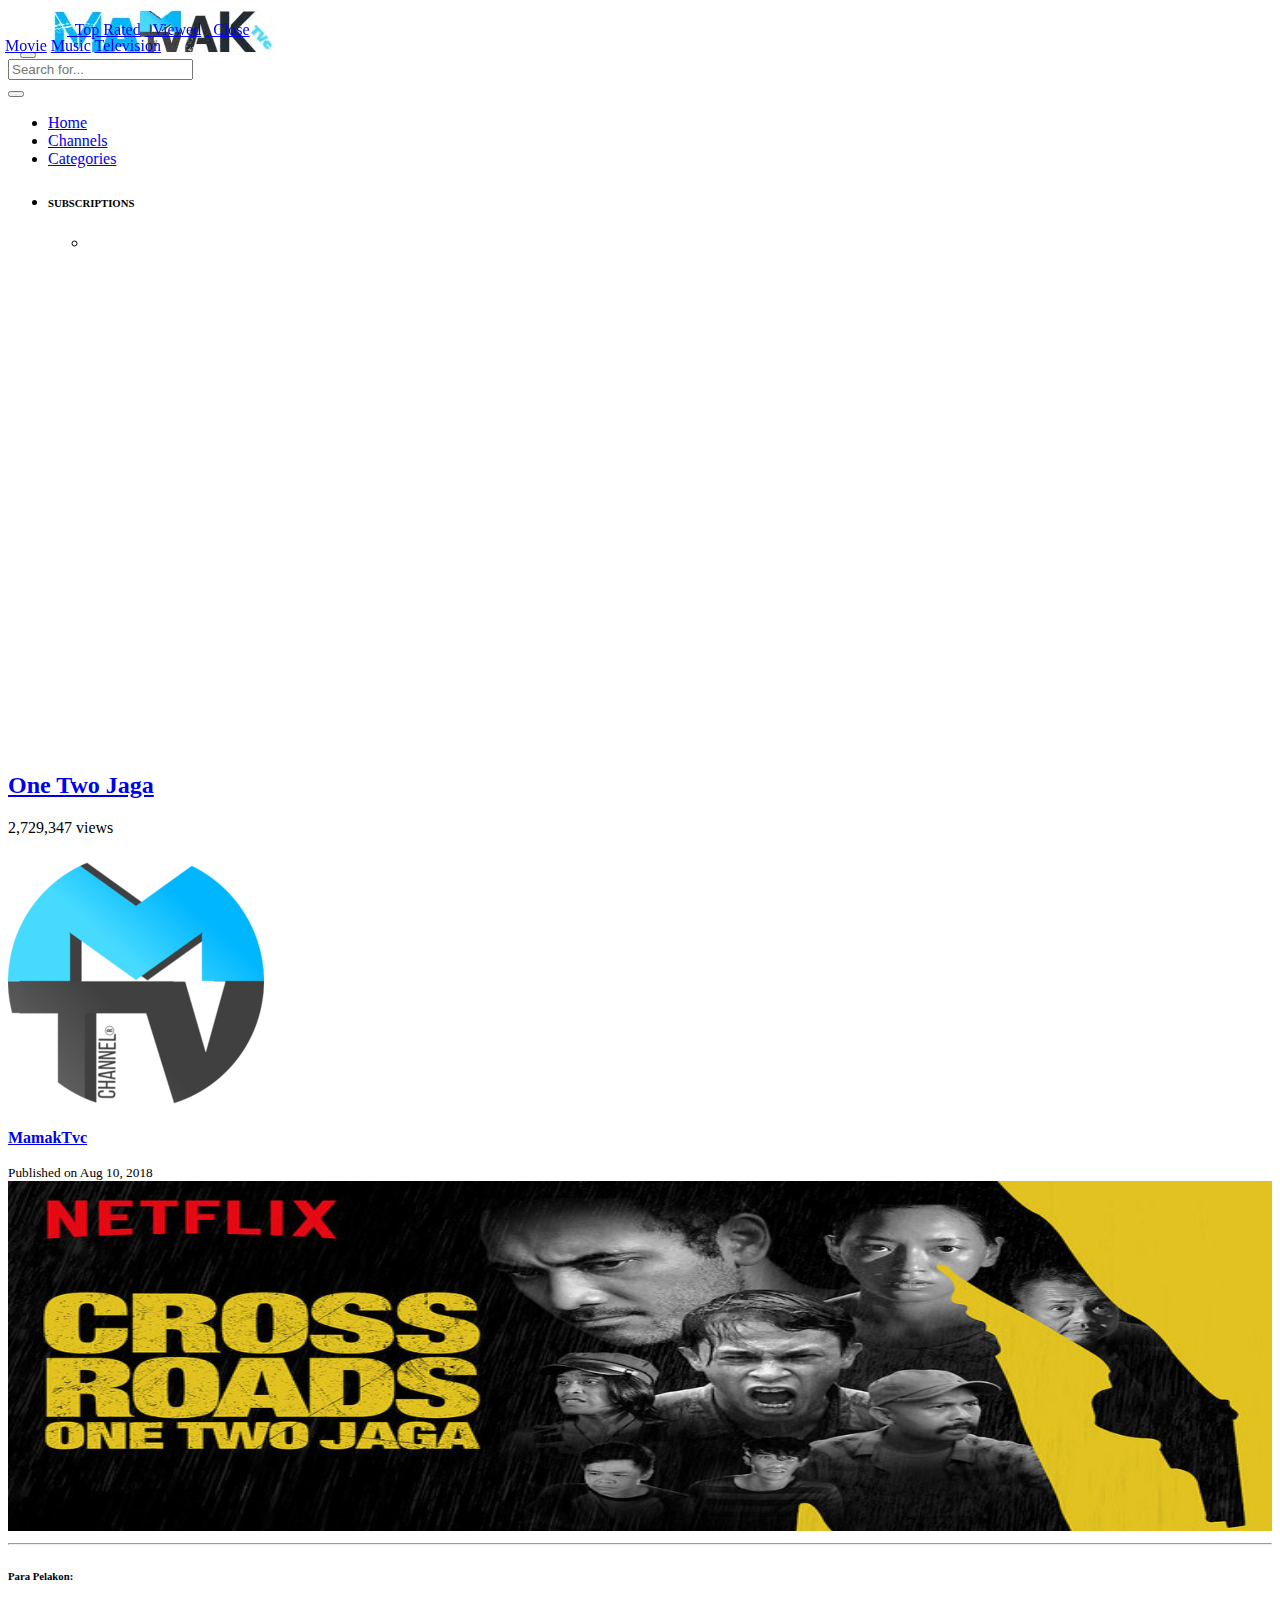
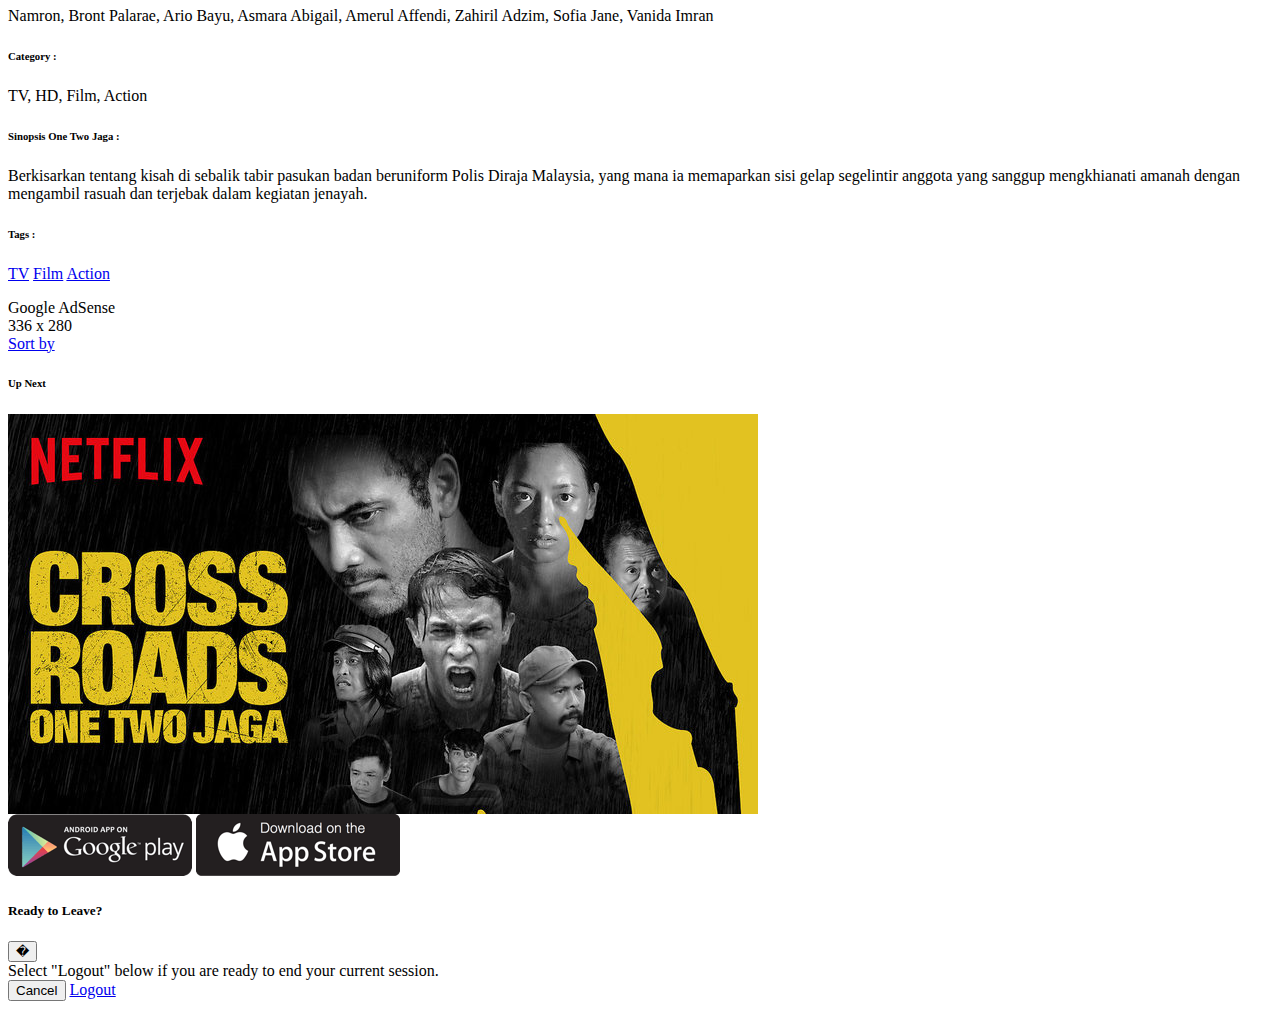
<file: Movie/one_two_jaga.html>
<!DOCTYPE html>
<html lang="en"><head>
      <meta charset="utf-8">
      <meta http-equiv="X-UA-Compatible" content="IE=edge">
      <meta name="viewport" content="width=device-width, initial-scale=1, shrink-to-fit=no">
      <meta name="description" content="Drama dan Movie Terbaru">
      <meta name="author" content="mamaktvc">
      <title>One Two Jaga</title>
      <!-- Favicon Icon -->
      <link rel="icon" type="image/png" href="../img/favicon.png">
      <!-- Bootstrap core CSS-->
      <link href="https://rawcdn.githack.com/mamaktvc/tvc/6173aeb9b7149301db31a7a652124520a4060af2/vendor/bootstrap/css/bootstrap.min.css" rel="stylesheet">
      <!-- Custom fonts for this template-->
      <link href="https://rawcdn.githack.com/mamaktvc/tvc/6173aeb9b7149301db31a7a652124520a4060af2/vendor/fontawesome-free/css/all.min.css" rel="stylesheet" type="text/css">
      <!-- Custom styles for this template-->
      <link href="https://rawcdn.githack.com/mamaktvc/tvc/6173aeb9b7149301db31a7a652124520a4060af2/css/osahan.css" rel="stylesheet">
      <!-- Owl Carousel -->
      <link rel="stylesheet" href="https://rawcdn.githack.com/mamaktvc/tvc/6173aeb9b7149301db31a7a652124520a4060af2/vendor/owl-carousel/owl.carousel.css">
      <link rel="stylesheet" href="https://rawcdn.githack.com/mamaktvc/tvc/6173aeb9b7149301db31a7a652124520a4060af2/vendor/owl-carousel/owl.theme.css">
   <script type="text/javascript" async="" src="https://www.google-analytics.com/analytics.js"></script><script src="https://www.googletagmanager.com/gtag/js?id=UA-120909275-1"></script></head>
   <body id="page-top" class="">
      <nav class="navbar navbar-expand navbar-light bg-white static-top osahan-nav sticky-top">
         &nbsp;&nbsp; 
         <button class="btn btn-link btn-sm text-secondary order-1 order-sm-0" id="sidebarToggle">
         <i class="fas fa-bars"></i>
         </button> &nbsp;&nbsp;
         <a class="navbar-brand mr-1" href="../index.html"><img class="img-fluid" alt="" src="../img/logo.png"></a>
         <!-- Navbar Search -->
         <form action="../index.html" class="d-none d-md-inline-block form-inline ml-auto mr-0 mr-md-5 my-2 my-md-0 osahan-navbar-search">
            <div class="input-group">
			
               <input type="text" class="form-control" placeholder="Search for...">
               <div class="input-group-append">
                  <button class="btn btn-light" type="button">
                  <i class="fas fa-search"></i> 
                  </button>
               </div>
            </div>
         </form>
         <!-- Navbar -->
         <ul class="navbar-nav ml-auto ml-md-0 osahan-right-navbar">
            
            
            
            
         </ul>
      </nav>
      <div id="wrapper">
         <!-- Sidebar -->
         <ul class="sidebar navbar-nav">
            <li class="nav-item active">
               <a class="nav-link" href="../index.html">
               <i class="fas fa-fw fa-home"></i>
               <span>Home</span>
               </a>
            </li>
            <li class="nav-item">
               <a class="nav-link" href="channels.html">
               <i class="fas fa-fw fa-users"></i>
               <span>Channels</span>
               </a>
            </li>
            
            
            
            
            
            <li class="nav-item dropdown">
               <a class="nav-link dropdown-toggle" href="/categories.html" role="button" data-toggle="dropdown" aria-haspopup="true" aria-expanded="false">
               <i class="fas fa-fw fa-list-alt"></i>
               <span>Categories</span>
               </a>
               <div class="dropdown-menu" x-placement="bottom-start" style="position: absolute; will-change: transform; top: 0px; left: 0px; transform: translate3d(5px, 37px, 0px);">
                  <a class="dropdown-item" href="/categories.html">Movie</a>
                  <a class="dropdown-item" href="/categories.html">Music</a>
                  <a class="dropdown-item" href="/categories.html">Television</a>
               </div>
            </li>
            <li class="nav-item channel-sidebar-list">
               <h6>SUBSCRIPTIONS</h6>
               <ul>
                  <li>
                     
                  </li>
                  
                  
               </ul>
            </li>
         </ul>
         <div id="content-wrapper">
            <div class="container-fluid pb-0">
               <div class="video-block section-padding">
                  <div class="row">
                     <div class="col-md-8">
                        <div class="single-video-left">
                           <div class="single-video">
                              <iframe src="https://www.rapidvideo.com/e/G1ML1R3RIU" scrolling="no" frameborder="0" width="100%" height="480" allowfullscreen="true" webkitallowfullscreen="true" mozallowfullscreen="true"></iframe>
                           </div>
                           <div class="single-video-title box mb-3">
                              <h2><a href="#">One Two Jaga</a></h2>
                              <p class="mb-0"><i class="fas fa-eye"></i> 2,729,347 views</p>
                           </div>
                           <div class="single-video-author box mb-3">
                              
                              <img class="img-fluid" src="../img/favicon.png" alt="">
                              <p><a href="#"><strong>MamakTvc</strong></a> <span title="" data-placement="top" data-toggle="tooltip" data-original-title="Verified"><i class="fas fa-check-circle text-success"></i></span></p>
                              <small>Published on Aug 10, 2018</small>
                           </div>
                           <div class="single-video-info-content box mb-3">
						   <img src="../img/background5.png"  width="100%" height="350">
						   <hr>
                              <h6>Para Pelakon:</h6>
                              <p>Namron, Bront Palarae, Ario Bayu, Asmara Abigail, Amerul Affendi, Zahiril Adzim, Sofia Jane, Vanida Imran</p>
                              <h6>Category :</h6>
                              <p>TV, HD, Film, Action</p>
                              <h6>Sinopsis One Two Jaga :</h6>
                              <p>Berkisarkan tentang kisah di sebalik tabir pasukan badan beruniform Polis Diraja Malaysia, yang mana ia memaparkan sisi gelap segelintir anggota yang sanggup mengkhianati amanah dengan mengambil rasuah dan terjebak dalam kegiatan jenayah.</p>
                              <h6>Tags :</h6>
                              <p class="tags mb-0">
                                 <span><a href="#">TV</a></span>
								 <span><a href="#">Film</a></span>
								 <span><a href="#">Action</a></span>
                                 
                           </div>
                        </div>
                     </div>
                     <div class="col-md-4">
                        <div class="single-video-right">
                           <div class="row">
                              <div class="col-md-12">
                                 <div class="adblock">
                                    <div class="img">
                                       Google AdSense<br>
                                       336 x 280
                                    </div>
                                 </div>
                                 <div class="main-title">
                                    <div class="btn-group float-right right-action">
                                       <a href="#" class="right-action-link text-gray" data-toggle="dropdown" aria-haspopup="true" aria-expanded="false">
                                       Sort by <i class="fa fa-caret-down" aria-hidden="true"></i>
                                       </a>
                                       <div class="dropdown-menu dropdown-menu-right" x-placement="bottom-end" style="position: absolute; will-change: transform; top: 0px; left: 0px; transform: translate3d(67px, 21px, 0px);">
                                          <a class="dropdown-item" href="#"><i class="fas fa-fw fa-star"></i> &nbsp; Top Rated</a>
                                          <a class="dropdown-item" href="#"><i class="fas fa-fw fa-signal"></i> &nbsp; Viewed</a>
                                          <a class="dropdown-item" href="#"><i class="fas fa-fw fa-times-circle"></i> &nbsp; Close</a>
                                       </div>
                                    </div>
                                    <h6>Up Next</h6>
                                 </div>
                              </div>
							  <!--VERTICAL SCROLL MENU-->
							  <style>
							  .vertical-menu {
							  width: 100%;
							  height: 400px;
							  overflow-y: auto;
							  </style>
                              <div class="col-md-12 vertical-menu"><div class="col-md-12 vertical-menu">
							  <div class="video-card video-card-list">
                                    <div class="video-card-image">
                                       <a class="play-icon" href="one_two_jaga.html"><i class="fas fa-play-circle"></i></a>
                                       <a href="one_two_jaga.html"><img class="img-fluid" src="../img/background5.png" alt=""></a>
                                       <div class="time">1:21:00</div>
                                    </div>
                                    <div class="video-card-body">
                                       <div class="btn-group float-right right-action">
                                          <a href="#" class="right-action-link text-gray" data-toggle="dropdown" aria-haspopup="true" aria-expanded="false">
                                          <i class="fa fa-ellipsis-v" aria-hidden="true"></i>
                                          </a>
                                          <div class="dropdown-menu dropdown-menu-right">
                                             <a class="dropdown-item" href="#"><i class="fas fa-fw fa-star"></i> &nbsp; Top Rated</a>
                                             <a class="dropdown-item" href="#"><i class="fas fa-fw fa-signal"></i> &nbsp; Viewed</a>
                                             <a class="dropdown-item" href="#"><i class="fas fa-fw fa-times-circle"></i> &nbsp; Close</a>
                                          </div>
                                       </div>
                                       <div class="video-title">
                                          <a href="#">One Two Jaga</a>
                                       </div>
                                       <div class="video-page text-success">
                                          Film  <a title="" data-placement="top" data-toggle="tooltip" href="#" data-original-title="Verified"><i class="fas fa-check-circle text-success"></i></a>
                                       </div>
                                       <div class="video-view">
                                          233 views &nbsp;<i class="fas fa-calendar-alt"></i> 11 Months ago
                                       </div>
                                    </div>
                                 </div>
							<!--
                                 <div class="video-card video-card-list">
                                    <div class="video-card-image">
                                       <a class="play-icon" href="Batu_120.html"><i class="fas fa-play-circle"></i></a>
                                       <a href="Episod_1.html"><img class="img-fluid" src="/img/background3.png" alt=""></a>
                                       <div class="time">1:36:00</div>
                                    </div>
                                    <div class="video-card-body">
                                       <div class="btn-group float-right right-action">
                                          <a href="#" class="right-action-link text-gray" data-toggle="dropdown" aria-haspopup="true" aria-expanded="false">
                                          <i class="fa fa-ellipsis-v" aria-hidden="true"></i>
                                          </a>
                                          <div class="dropdown-menu dropdown-menu-right">
                                             <a class="dropdown-item" href="#"><i class="fas fa-fw fa-star"></i> &nbsp; Top Rated</a>
                                             <a class="dropdown-item" href="#"><i class="fas fa-fw fa-signal"></i> &nbsp; Viewed</a>
                                             <a class="dropdown-item" href="#"><i class="fas fa-fw fa-times-circle"></i> &nbsp; Close</a>
                                          </div>
                                       </div>
                                       <div class="video-title">
                                          <a href="#">Batu 120</a>
                                       </div>
                                       <div class="video-page text-success">
                                          Telemovie  <a title="" data-placement="top" data-toggle="tooltip" href="#" data-original-title="Verified"><i class="fas fa-check-circle text-success"></i></a>
                                       </div>
                                       <div class="video-view">
                                          233 views &nbsp;<i class="fas fa-calendar-alt"></i> 11 Months ago
                                       </div>
                                    </div>
                                 </div>
							<!--	 
                                 <div class="video-card video-card-list">
                                    <div class="video-card-image">
                                       <a class="play-icon" href="Episod_3.html"><i class="fas fa-play-circle"></i></a>
                                       <a href="#"><img class="img-fluid" src="img/background.png" alt=""></a>
                                       <div class="time">43:50</div>
                                    </div>
                                    <div class="video-card-body">
                                       <div class="btn-group float-right right-action">
                                          <a href="#" class="right-action-link text-gray" data-toggle="dropdown" aria-haspopup="true" aria-expanded="false">
                                          <i class="fa fa-ellipsis-v" aria-hidden="true"></i>
                                          </a>
                                          <div class="dropdown-menu dropdown-menu-right">
                                             <a class="dropdown-item" href="#"><i class="fas fa-fw fa-star"></i> &nbsp; Top Rated</a>
                                             <a class="dropdown-item" href="#"><i class="fas fa-fw fa-signal"></i> &nbsp; Viewed</a>
                                             <a class="dropdown-item" href="#"><i class="fas fa-fw fa-times-circle"></i> &nbsp; Close</a>
                                          </div>
                                       </div>
                                       <div class="video-title">
                                          <a href="#">Sepahtu Reunion Live 2019 Epsiod 3</a>
                                       </div>
                                       <div class="video-page text-success">
                                          Lawak  <a title="" data-placement="top" data-toggle="tooltip" href="#" data-original-title="Verified"><i class="fas fa-check-circle text-success"></i></a>
                                       </div>
                                       <div class="video-view">
                                          233 views &nbsp;<i class="fas fa-calendar-alt"></i> 11 Months ago
                                       </div>
                                    </div>
                                 </div>
                                 <div class="video-card video-card-list">
                                    <div class="video-card-image">
                                       <a class="play-icon" href="Episod_4.html"><i class="fas fa-play-circle"></i></a>
                                       <a href="#"><img class="img-fluid" src="img/background.png" alt=""></a>
                                       <div class="time">43:50</div>
                                    </div>
                                    <div class="video-card-body">
                                       <div class="btn-group float-right right-action">
                                          <a href="#" class="right-action-link text-gray" data-toggle="dropdown" aria-haspopup="true" aria-expanded="false">
                                          <i class="fa fa-ellipsis-v" aria-hidden="true"></i>
                                          </a>
                                          <div class="dropdown-menu dropdown-menu-right">
                                             <a class="dropdown-item" href="#"><i class="fas fa-fw fa-star"></i> &nbsp; Top Rated</a>
                                             <a class="dropdown-item" href="#"><i class="fas fa-fw fa-signal"></i> &nbsp; Viewed</a>
                                             <a class="dropdown-item" href="#"><i class="fas fa-fw fa-times-circle"></i> &nbsp; Close</a>
                                          </div>
                                       </div>
                                       <div class="video-title">
                                          <a href="#">Sepahtu Reunion Live 2019 Epsiod 4</a>
                                       </div>
                                       <div class="video-page text-success">
                                          Lawak  <a title="" data-placement="top" data-toggle="tooltip" href="#" data-original-title="Verified"><i class="fas fa-check-circle text-success"></i></a>
                                       </div>
                                       <div class="video-view">
                                          233 views &nbsp;<i class="fas fa-calendar-alt"></i> 11 Months ago
                                       </div>
                                    </div>
                                 </div>
                                 <div class="video-card video-card-list">
                                    <div class="video-card-image">
                                       <a class="play-icon" href="Episod_5.html"><i class="fas fa-play-circle"></i></a>
                                       <a href="#"><img class="img-fluid" src="img/background.png" alt=""></a>
                                       <div class="time">43:50</div>
                                    </div>
                                    <div class="video-card-body">
                                       <div class="btn-group float-right right-action">
                                          <a href="#" class="right-action-link text-gray" data-toggle="dropdown" aria-haspopup="true" aria-expanded="false">
                                          <i class="fa fa-ellipsis-v" aria-hidden="true"></i>
                                          </a>
                                          <div class="dropdown-menu dropdown-menu-right">
                                             <a class="dropdown-item" href="#"><i class="fas fa-fw fa-star"></i> &nbsp; Top Rated</a>
                                             <a class="dropdown-item" href="#"><i class="fas fa-fw fa-signal"></i> &nbsp; Viewed</a>
                                             <a class="dropdown-item" href="#"><i class="fas fa-fw fa-times-circle"></i> &nbsp; Close</a>
                                          </div>
                                       </div>
                                       <div class="video-title">
                                          <a href="#">Sepahtu Reunion Live 2019 Epsiod 5</a>
                                       </div>
                                       <div class="video-page text-success">
                                          Lawak  <a title="" data-placement="top" data-toggle="tooltip" href="#" data-original-title="Verified"><i class="fas fa-check-circle text-success"></i></a>
                                       </div>
                                       <div class="video-view">
                                          233 views &nbsp;<i class="fas fa-calendar-alt"></i> 11 Months ago
                                       </div>
                                    </div>
                                 </div>
                                 <div class="video-card video-card-list">
                                    <div class="video-card-image">
                                       <a class="play-icon" href="Episod_6.html"><i class="fas fa-play-circle"></i></a>
                                       <a href="#"><img class="img-fluid" src="img/background.png" alt=""></a>
                                       <div class="time">43:50</div>
                                    </div>
                                    <div class="video-card-body">
                                       <div class="btn-group float-right right-action">
                                          <a href="#" class="right-action-link text-gray" data-toggle="dropdown" aria-haspopup="true" aria-expanded="false">
                                          <i class="fa fa-ellipsis-v" aria-hidden="true"></i>
                                          </a>
                                          <div class="dropdown-menu dropdown-menu-right">
                                             <a class="dropdown-item" href="#"><i class="fas fa-fw fa-star"></i> &nbsp; Top Rated</a>
                                             <a class="dropdown-item" href="#"><i class="fas fa-fw fa-signal"></i> &nbsp; Viewed</a>
                                             <a class="dropdown-item" href="#"><i class="fas fa-fw fa-times-circle"></i> &nbsp; Close</a>
                                          </div>
                                       </div>
                                       <div class="video-title">
                                          <a href="#">Sepahtu Reunion Live 2019 Epsiod 6</a>
                                       </div>
                                       <div class="video-page text-success">
                                          Lawak  <a title="" data-placement="top" data-toggle="tooltip" href="#" data-original-title="Verified"><i class="fas fa-check-circle text-success"></i></a>
                                       </div>
                                       <div class="video-view">
                                          153 views &nbsp;<i class="fas fa-calendar-alt"></i> 3 Weeks ago
                                       </div>
                                    </div>
                                 </div>
                                 <div class="adblock mt-0">
                                    <div class="img">
                                       Google AdSense<br>
                                       336 x 280
                                    </div>
                                 </div>
                                 <div class="video-card video-card-list">
                                    <div class="video-card-image">
                                       <a class="play-icon" href="Episod_7.html"><i class="fas fa-play-circle"></i></a>
                                       <a href="#"><img class="img-fluid" src="img/background.png" alt=""></a>
                                       <div class="time">43:50</div>
                                    </div>
                                    <div class="video-card-body">
                                       <div class="btn-group float-right right-action">
                                          <a href="#" class="right-action-link text-gray" data-toggle="dropdown" aria-haspopup="true" aria-expanded="false">
                                          <i class="fa fa-ellipsis-v" aria-hidden="true"></i>
                                          </a>
                                          <div class="dropdown-menu dropdown-menu-right">
                                             <a class="dropdown-item" href="#"><i class="fas fa-fw fa-star"></i> &nbsp; Top Rated</a>
                                             <a class="dropdown-item" href="#"><i class="fas fa-fw fa-signal"></i> &nbsp; Viewed</a>
                                             <a class="dropdown-item" href="#"><i class="fas fa-fw fa-times-circle"></i> &nbsp; Close</a>
                                          </div>
                                       </div>
                                       <div class="video-title">
                                          <a href="#">Sepahtu Reunion Live 2019 Epsiod 7</a>
                                       </div>
                                       <div class="video-page text-success">
                                          Lawak  <a title="" data-placement="top" data-toggle="tooltip" href="#" data-original-title="Verified"><i class="fas fa-check-circle text-success"></i></a>
                                       </div>
                                       <div class="video-view">
                                          133 views &nbsp;<i class="fas fa-calendar-alt"></i> 1 Months ago
										  </div>
                                    </div>
                                 </div>
                                 <div class="video-card video-card-list">
                                    <div class="video-card-image">
                                       <a class="play-icon" href="Episod_8.html"><i class="fas fa-play-circle"></i></a>
                                       <a href="#"><img class="img-fluid" src="img/background.png" alt=""></a>
                                       <div class="time">43:50</div>
                                    </div>
                                    <div class="video-card-body">
                                       <div class="btn-group float-right right-action">
                                          <a href="#" class="right-action-link text-gray" data-toggle="dropdown" aria-haspopup="true" aria-expanded="false">
                                          <i class="fa fa-ellipsis-v" aria-hidden="true"></i>
                                          </a>
                                          <div class="dropdown-menu dropdown-menu-right">
                                             <a class="dropdown-item" href="#"><i class="fas fa-fw fa-star"></i> &nbsp; Top Rated</a>
                                             <a class="dropdown-item" href="#"><i class="fas fa-fw fa-signal"></i> &nbsp; Viewed</a>
                                             <a class="dropdown-item" href="#"><i class="fas fa-fw fa-times-circle"></i> &nbsp; Close</a>
                                          </div>
                                       </div>
                                       <div class="video-title">
                                          <a href="#">Sepahtu Reunion Live 2019 Epsiod 8</a>
                                       </div>
                                       <div class="video-page text-success">
                                          Lawak  <a title="" data-placement="top" data-toggle="tooltip" href="#" data-original-title="Verified"><i class="fas fa-check-circle text-success"></i></a>
                                       </div>
                                       <div class="video-view">
                                          233 views &nbsp;<i class="fas fa-calendar-alt"></i> 11 Months ago
										  </div>
                                    </div>
                                 </div>
                                 <div class="video-card video-card-list">
                                    <div class="video-card-image">
                                       <a class="play-icon" href="Episod_9.html"><i class="fas fa-play-circle"></i></a>
                                       <a href="#"><img class="img-fluid" src="img/background.png" alt=""></a>
                                       <div class="time">43:50</div>
                                    </div>
                                    <div class="video-card-body">
                                       <div class="btn-group float-right right-action">
                                          <a href="#" class="right-action-link text-gray" data-toggle="dropdown" aria-haspopup="true" aria-expanded="false">
                                          <i class="fa fa-ellipsis-v" aria-hidden="true"></i>
                                          </a>
                                          <div class="dropdown-menu dropdown-menu-right">
                                             <a class="dropdown-item" href="#"><i class="fas fa-fw fa-star"></i> &nbsp; Top Rated</a>
                                             <a class="dropdown-item" href="#"><i class="fas fa-fw fa-signal"></i> &nbsp; Viewed</a>
                                             <a class="dropdown-item" href="#"><i class="fas fa-fw fa-times-circle"></i> &nbsp; Close</a>
                                          </div>
                                       </div>
                                       <div class="video-title">
                                          <a href="#">Sepahtu Reunion Live 2019 Epsiod 9</a>
                                       </div>
                                       <div class="video-page text-success">
                                          Lawak  <a title="" data-placement="top" data-toggle="tooltip" href="#" data-original-title="Verified"><i class="fas fa-check-circle text-success"></i></a>
                                       </div>
                                       <div class="video-view">
                                          233 views &nbsp;<i class="fas fa-calendar-alt"></i> 11 Months ago
										  </div>
                                    </div>
                                 </div>
						
                                 <div class="video-card video-card-list">
                                    <div class="video-card-image">
                                       <a class="play-icon" href="Episod_10.html"><i class="fas fa-play-circle"></i></a>
                                       <a href="#"><img class="img-fluid" src="img/background.png" alt=""></a>
                                       <div class="time">43:50</div>
                                    </div>
                                    <div class="video-card-body">
                                       <div class="btn-group float-right right-action">
                                          <a href="#" class="right-action-link text-gray" data-toggle="dropdown" aria-haspopup="true" aria-expanded="false">
                                          <i class="fa fa-ellipsis-v" aria-hidden="true"></i>
                                          </a>
                                          <div class="dropdown-menu dropdown-menu-right">
                                             <a class="dropdown-item" href="#"><i class="fas fa-fw fa-star"></i> &nbsp; Top Rated</a>
                                             <a class="dropdown-item" href="#"><i class="fas fa-fw fa-signal"></i> &nbsp; Viewed</a>
                                             <a class="dropdown-item" href="#"><i class="fas fa-fw fa-times-circle"></i> &nbsp; Close</a>
                                          </div>
                                       </div>
                                       <div class="video-title">
                                          <a href="#">Sepahtu Reunion Live 2019 Epsiod 10</a>
                                       </div>
                                       <div class="video-page text-success">
                                          Lawak  <a title="" data-placement="top" data-toggle="tooltip" href="#" data-original-title="Verified"><i class="fas fa-check-circle text-success"></i></a>
                                       </div>
                                       <div class="video-view">
                                          233 views &nbsp;<i class="fas fa-calendar-alt"></i> 11 Months ago
										  </div>
                                    </div>
                                 </div>
								 <!--
                                 <div class="video-card video-card-list">
                                    <div class="video-card-image">
                                       <a class="play-icon" href="Episod_11.html"><i class="fas fa-play-circle"></i></a>
                                       <a href="#"><img class="img-fluid" src="img/background.png" alt=""></a>
                                       <div class="time">43:50</div>
                                    </div>
                                    <div class="video-card-body">
                                       <div class="btn-group float-right right-action">
                                          <a href="#" class="right-action-link text-gray" data-toggle="dropdown" aria-haspopup="true" aria-expanded="false">
                                          <i class="fa fa-ellipsis-v" aria-hidden="true"></i>
                                          </a>
                                          <div class="dropdown-menu dropdown-menu-right">
                                             <a class="dropdown-item" href="#"><i class="fas fa-fw fa-star"></i> &nbsp; Top Rated</a>
                                             <a class="dropdown-item" href="#"><i class="fas fa-fw fa-signal"></i> &nbsp; Viewed</a>
                                             <a class="dropdown-item" href="#"><i class="fas fa-fw fa-times-circle"></i> &nbsp; Close</a>
                                          </div>
                                       </div>
                                       <div class="video-title">
                                          <a href="#">Sepahtu Reunion Live 2019 Epsiod 11</a>
                                       </div>
                                       <div class="video-page text-success">
                                          Lawak  <a title="" data-placement="top" data-toggle="tooltip" href="#" data-original-title="Verified"><i class="fas fa-check-circle text-success"></i></a>
                                       </div>
                                       <div class="video-view">
                                          233 views &nbsp;<i class="fas fa-calendar-alt"></i> 11 Months ago
										  </div>
                                    </div>
                                 </div>
                                 <div class="video-card video-card-list">
                                    <div class="video-card-image">
                                       <a class="play-icon" href="Episod_12.html"><i class="fas fa-play-circle"></i></a>
                                       <a href="#"><img class="img-fluid" src="img/background.png" alt=""></a>
                                       <div class="time">43:50</div>
                                    </div>
                                    <div class="video-card-body">
                                       <div class="btn-group float-right right-action">
                                          <a href="#" class="right-action-link text-gray" data-toggle="dropdown" aria-haspopup="true" aria-expanded="false">
                                          <i class="fa fa-ellipsis-v" aria-hidden="true"></i>
                                          </a>
                                          <div class="dropdown-menu dropdown-menu-right">
                                             <a class="dropdown-item" href="#"><i class="fas fa-fw fa-star"></i> &nbsp; Top Rated</a>
                                             <a class="dropdown-item" href="#"><i class="fas fa-fw fa-signal"></i> &nbsp; Viewed</a>
                                             <a class="dropdown-item" href="#"><i class="fas fa-fw fa-times-circle"></i> &nbsp; Close</a>
                                          </div>
                                       </div>
                                       <div class="video-title">
                                          <a href="#">Sepahtu Reunion Live 2019 Epsiod 12</a>
                                       </div>
                                       <div class="video-page text-success">
                                          Lawak  <a title="" data-placement="top" data-toggle="tooltip" href="#" data-original-title="Verified"><i class="fas fa-check-circle text-success"></i></a>
                                       </div>
                                       <div class="video-view">
                                          233 views &nbsp;<i class="fas fa-calendar-alt"></i> 11 Months ago
										  </div>
                                    </div>
                                 </div>
                                 <div class="video-card video-card-list">
                                    <div class="video-card-image">
                                       <a class="play-icon" href="Episod_13.html"><i class="fas fa-play-circle"></i></a>
                                       <a href="#"><img class="img-fluid" src="img/background.png" alt=""></a>
                                       <div class="time">43:50</div>
                                    </div>
                                    <div class="video-card-body">
                                       <div class="btn-group float-right right-action">
                                          <a href="#" class="right-action-link text-gray" data-toggle="dropdown" aria-haspopup="true" aria-expanded="false">
                                          <i class="fa fa-ellipsis-v" aria-hidden="true"></i>
                                          </a>
                                          <div class="dropdown-menu dropdown-menu-right">
                                             <a class="dropdown-item" href="#"><i class="fas fa-fw fa-star"></i> &nbsp; Top Rated</a>
                                             <a class="dropdown-item" href="#"><i class="fas fa-fw fa-signal"></i> &nbsp; Viewed</a>
                                             <a class="dropdown-item" href="#"><i class="fas fa-fw fa-times-circle"></i> &nbsp; Close</a>
                                          </div>
                                       </div>
                                       <div class="video-title">
                                          <a href="#">Sepahtu Reunion Live 2019 Epsiod 13</a>
                                       </div>
                                       <div class="video-page text-success">
                                          Lawak  <a title="" data-placement="top" data-toggle="tooltip" href="#" data-original-title="Verified"><i class="fas fa-check-circle text-success"></i></a>
                                       </div>
                                       <div class="video-view">
                                          233 views &nbsp;<i class="fas fa-calendar-alt"></i> 11 Months ago
										  </div>
                                    </div>
                                 </div>
                                 <div class="video-card video-card-list">
                                    <div class="video-card-image">
                                       <a class="play-icon" href="Episod_14.html"><i class="fas fa-play-circle"></i></a>
                                       <a href="#"><img class="img-fluid" src="img/background.png" alt=""></a>
                                       <div class="time">43:50</div>
                                    </div>
                                    <div class="video-card-body">
                                       <div class="btn-group float-right right-action">
                                          <a href="#" class="right-action-link text-gray" data-toggle="dropdown" aria-haspopup="true" aria-expanded="false">
                                          <i class="fa fa-ellipsis-v" aria-hidden="true"></i>
                                          </a>
                                          <div class="dropdown-menu dropdown-menu-right">
                                             <a class="dropdown-item" href="#"><i class="fas fa-fw fa-star"></i> &nbsp; Top Rated</a>
                                             <a class="dropdown-item" href="#"><i class="fas fa-fw fa-signal"></i> &nbsp; Viewed</a>
                                             <a class="dropdown-item" href="#"><i class="fas fa-fw fa-times-circle"></i> &nbsp; Close</a>
                                          </div>
                                       </div>
                                       <div class="video-title">
                                          <a href="#">Sepahtu Reunion Live 2019 Epsiod 14</a>
                                       </div>
                                       <div class="video-page text-success">
                                          Lawak  <a title="" data-placement="top" data-toggle="tooltip" href="#" data-original-title="Verified"><i class="fas fa-check-circle text-success"></i></a>
                                       </div>
                                       <div class="video-view">
                                          233 views &nbsp;<i class="fas fa-calendar-alt"></i> 11 Months ago
										  </div>
                                    </div>
                                 </div>
                                 <div class="video-card video-card-list">
                                    <div class="video-card-image">
                                       <a class="play-icon" href="Episod_15.html"><i class="fas fa-play-circle"></i></a>
                                       <a href="#"><img class="img-fluid" src="img/background.png" alt=""></a>
                                       <div class="time">43:50</div>
                                    </div>
                                    <div class="video-card-body">
                                       <div class="btn-group float-right right-action">
                                          <a href="#" class="right-action-link text-gray" data-toggle="dropdown" aria-haspopup="true" aria-expanded="false">
                                          <i class="fa fa-ellipsis-v" aria-hidden="true"></i>
                                          </a>
                                          <div class="dropdown-menu dropdown-menu-right">
                                             <a class="dropdown-item" href="#"><i class="fas fa-fw fa-star"></i> &nbsp; Top Rated</a>
                                             <a class="dropdown-item" href="#"><i class="fas fa-fw fa-signal"></i> &nbsp; Viewed</a>
                                             <a class="dropdown-item" href="#"><i class="fas fa-fw fa-times-circle"></i> &nbsp; Close</a>
                                          </div>
                                       </div>
                                       <div class="video-title">
                                          <a href="#">Sepahtu Reunion Live 2019 Epsiod 15</a>
                                       </div>
                                       <div class="video-page text-success">
                                          Lawak  <a title="" data-placement="top" data-toggle="tooltip" href="#" data-original-title="Verified"><i class="fas fa-check-circle text-success"></i></a>
                                       </div>
                                       <div class="video-view">
                                          233 views &nbsp;<i class="fas fa-calendar-alt"></i> 11 Months ago
										  </div>
                                    </div>
                                 </div>
                                 <div class="video-card video-card-list">
                                    <div class="video-card-image">
                                       <a class="play-icon" href="Episod_16.html"><i class="fas fa-play-circle"></i></a>
                                       <a href="#"><img class="img-fluid" src="img/background.png" alt=""></a>
                                       <div class="time">43:50</div>
                                    </div>
                                    <div class="video-card-body">
                                       <div class="btn-group float-right right-action">
                                          <a href="#" class="right-action-link text-gray" data-toggle="dropdown" aria-haspopup="true" aria-expanded="false">
                                          <i class="fa fa-ellipsis-v" aria-hidden="true"></i>
                                          </a>
                                          <div class="dropdown-menu dropdown-menu-right">
                                             <a class="dropdown-item" href="#"><i class="fas fa-fw fa-star"></i> &nbsp; Top Rated</a>
                                             <a class="dropdown-item" href="#"><i class="fas fa-fw fa-signal"></i> &nbsp; Viewed</a>
                                             <a class="dropdown-item" href="#"><i class="fas fa-fw fa-times-circle"></i> &nbsp; Close</a>
                                          </div>
                                       </div>
                                       <div class="video-title">
                                          <a href="#">Sepahtu Reunion Live 2019 Epsiod 16</a>
                                       </div>
                                       <div class="video-page text-success">
                                          Lawak  <a title="" data-placement="top" data-toggle="tooltip" href="#" data-original-title="Verified"><i class="fas fa-check-circle text-success"></i></a>
                                       </div>
                                       <div class="video-view">
                                          233 views &nbsp;<i class="fas fa-calendar-alt"></i> 11 Months ago
										  </div>
                                    </div>
                                 </div>
                                 <div class="video-card video-card-list">
                                    <div class="video-card-image">
                                       <a class="play-icon" href="Episod_17.html"><i class="fas fa-play-circle"></i></a>
                                       <a href="#"><img class="img-fluid" src="img/background.png" alt=""></a>
                                       <div class="time">43:50</div>
                                    </div>
                                    <div class="video-card-body">
                                       <div class="btn-group float-right right-action">
                                          <a href="#" class="right-action-link text-gray" data-toggle="dropdown" aria-haspopup="true" aria-expanded="false">
                                          <i class="fa fa-ellipsis-v" aria-hidden="true"></i>
                                          </a>
                                          <div class="dropdown-menu dropdown-menu-right">
                                             <a class="dropdown-item" href="#"><i class="fas fa-fw fa-star"></i> &nbsp; Top Rated</a>
                                             <a class="dropdown-item" href="#"><i class="fas fa-fw fa-signal"></i> &nbsp; Viewed</a>
                                             <a class="dropdown-item" href="#"><i class="fas fa-fw fa-times-circle"></i> &nbsp; Close</a>
                                          </div>
                                       </div>
                                       <div class="video-title">
                                          <a href="#">Sepahtu Reunion Live 2019 Epsiod 17</a>
                                       </div>
                                       <div class="video-page text-success">
                                          Lawak  <a title="" data-placement="top" data-toggle="tooltip" href="#" data-original-title="Verified"><i class="fas fa-check-circle text-success"></i></a>
                                       </div>
                                       <div class="video-view">
                                          233 views &nbsp;<i class="fas fa-calendar-alt"></i> 11 Months ago
										  </div>
                                    </div>
                                 </div>
                                 <div class="video-card video-card-list">
                                    <div class="video-card-image">
                                       <a class="play-icon" href="Episod_18.html"><i class="fas fa-play-circle"></i></a>
                                       <a href="#"><img class="img-fluid" src="img/background.png" alt=""></a>
                                       <div class="time">43:50</div>
                                    </div>
                                    <div class="video-card-body">
                                       <div class="btn-group float-right right-action">
                                          <a href="#" class="right-action-link text-gray" data-toggle="dropdown" aria-haspopup="true" aria-expanded="false">
                                          <i class="fa fa-ellipsis-v" aria-hidden="true"></i>
                                          </a>
                                          <div class="dropdown-menu dropdown-menu-right">
                                             <a class="dropdown-item" href="#"><i class="fas fa-fw fa-star"></i> &nbsp; Top Rated</a>
                                             <a class="dropdown-item" href="#"><i class="fas fa-fw fa-signal"></i> &nbsp; Viewed</a>
                                             <a class="dropdown-item" href="#"><i class="fas fa-fw fa-times-circle"></i> &nbsp; Close</a>
                                          </div>
                                       </div>
                                       <div class="video-title">
                                          <a href="#">Sepahtu Reunion Live 2019 Epsiod 18</a>
                                       </div>
                                       <div class="video-page text-success">
                                          Lawak  <a title="" data-placement="top" data-toggle="tooltip" href="#" data-original-title="Verified"><i class="fas fa-check-circle text-success"></i></a>
                                       </div>
                                       <div class="video-view">
                                          233 views &nbsp;<i class="fas fa-calendar-alt"></i> 11 Months ago
										  </div>
                                    </div>
                                 </div>
                                 <div class="video-card video-card-list">
                                    <div class="video-card-image">
                                       <a class="play-icon" href="Episod_19.html"><i class="fas fa-play-circle"></i></a>
                                       <a href="#"><img class="img-fluid" src="img/background.png" alt=""></a>
                                       <div class="time">43:50</div>
                                    </div>
                                    <div class="video-card-body">
                                       <div class="btn-group float-right right-action">
                                          <a href="#" class="right-action-link text-gray" data-toggle="dropdown" aria-haspopup="true" aria-expanded="false">
                                          <i class="fa fa-ellipsis-v" aria-hidden="true"></i>
                                          </a>
                                          <div class="dropdown-menu dropdown-menu-right">
                                             <a class="dropdown-item" href="#"><i class="fas fa-fw fa-star"></i> &nbsp; Top Rated</a>
                                             <a class="dropdown-item" href="#"><i class="fas fa-fw fa-signal"></i> &nbsp; Viewed</a>
                                             <a class="dropdown-item" href="#"><i class="fas fa-fw fa-times-circle"></i> &nbsp; Close</a>
                                          </div>
                                       </div>
                                       <div class="video-title">
                                          <a href="#">Sepahtu Reunion Live 2019 Epsiod 19</a>
                                       </div>
                                       <div class="video-page text-success">
                                          Lawak  <a title="" data-placement="top" data-toggle="tooltip" href="#" data-original-title="Verified"><i class="fas fa-check-circle text-success"></i></a>
                                       </div>
                                       <div class="video-view">
                                          233 views &nbsp;<i class="fas fa-calendar-alt"></i> 11 Months ago
                                       </div>
                                    </div>
                                 </div> 
								 -->
								 
                              </div>
                           </div>
                        </div>
                     </div>
                  </div>
               </div>
            </div>
            <!-- /.container-fluid -->
            <!-- Sticky Footer -->
            <footer class="sticky-footer">
               <div class="container">
                  <div class="row no-gutters">
                     <div class="col-lg-6 col-sm-6">
                        
                     </div>
                     <div class="col-lg-6 col-sm-6 text-right">
                        <div class="app">
                           <a href="#"><img alt="" src="/img/google.png"></a>
                           <a href="#"><img alt="" src="/img/apple.png"></a>
                        </div>
                     </div>
                  </div>
               </div>
            </footer>
         </div>
         <!-- /.content-wrapper -->
      </div>
      <!-- /#wrapper -->
      <!-- Scroll to Top Button-->
      <a class="scroll-to-top rounded" href="#page-top" style="display: none;">
      <i class="fas fa-angle-up"></i>
      </a>
      <!-- Logout Modal-->
      <div class="modal fade" id="logoutModal" tabindex="-1" role="dialog" aria-labelledby="exampleModalLabel" aria-hidden="true">
         <div class="modal-dialog modal-sm modal-dialog-centered" role="document">
            <div class="modal-content">
               <div class="modal-header">
                  <h5 class="modal-title" id="exampleModalLabel">Ready to Leave?</h5>
                  <button class="close" type="button" data-dismiss="modal" aria-label="Close">
                  <span aria-hidden="true">�</span>
                  </button>
               </div>
               <div class="modal-body">Select "Logout" below if you are ready to end your current session.</div>
               <div class="modal-footer">
                  <button class="btn btn-secondary" type="button" data-dismiss="modal">Cancel</button>
                  <a class="btn btn-primary" href="/login.html">Logout</a>
               </div>
            </div>
         </div>
      </div>
      <!-- Bootstrap core JavaScript-->
      <script src="https://rawcdn.githack.com/mamaktvc/tvc/6173aeb9b7149301db31a7a652124520a4060af2/vendor/jquery/jquery.min.js"></script>
      <script src="https://rawcdn.githack.com/mamaktvc/tvc/6173aeb9b7149301db31a7a652124520a4060af2/vendor/bootstrap/js/bootstrap.bundle.min.js"></script>
      <!-- Core plugin JavaScript-->
      <script src="https://rawcdn.githack.com/mamaktvc/tvc/6173aeb9b7149301db31a7a652124520a4060af2/vendor/jquery-easing/jquery.easing.min.js"></script>
      <!-- Owl Carousel -->
      <script src="https://rawcdn.githack.com/mamaktvc/tvc/6173aeb9b7149301db31a7a652124520a4060af2/vendor/owl-carousel/owl.carousel.js"></script>
      <!-- Custom scripts for all pages-->
      <script src="https://rawcdn.githack.com/mamaktvc/tvc/6173aeb9b7149301db31a7a652124520a4060af2/js/custom.js"></script>
   

</body></html>
</file>
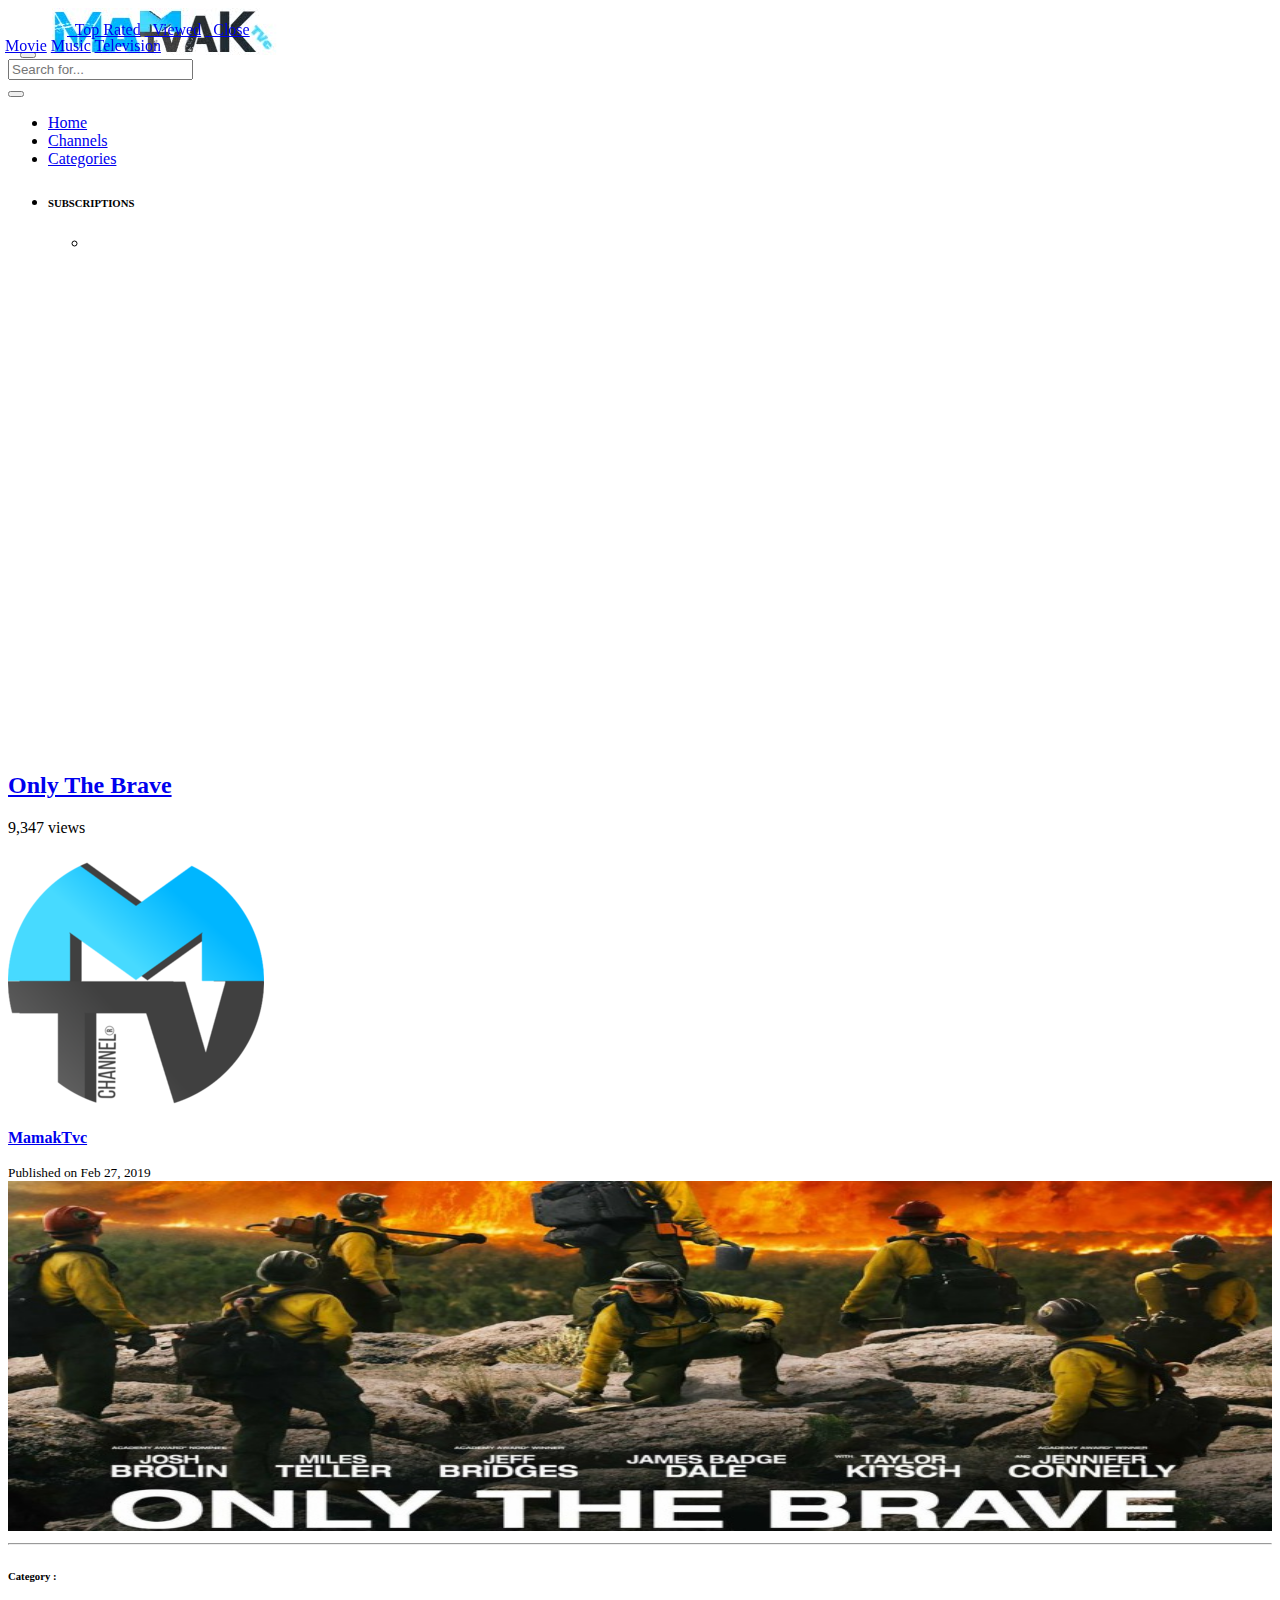
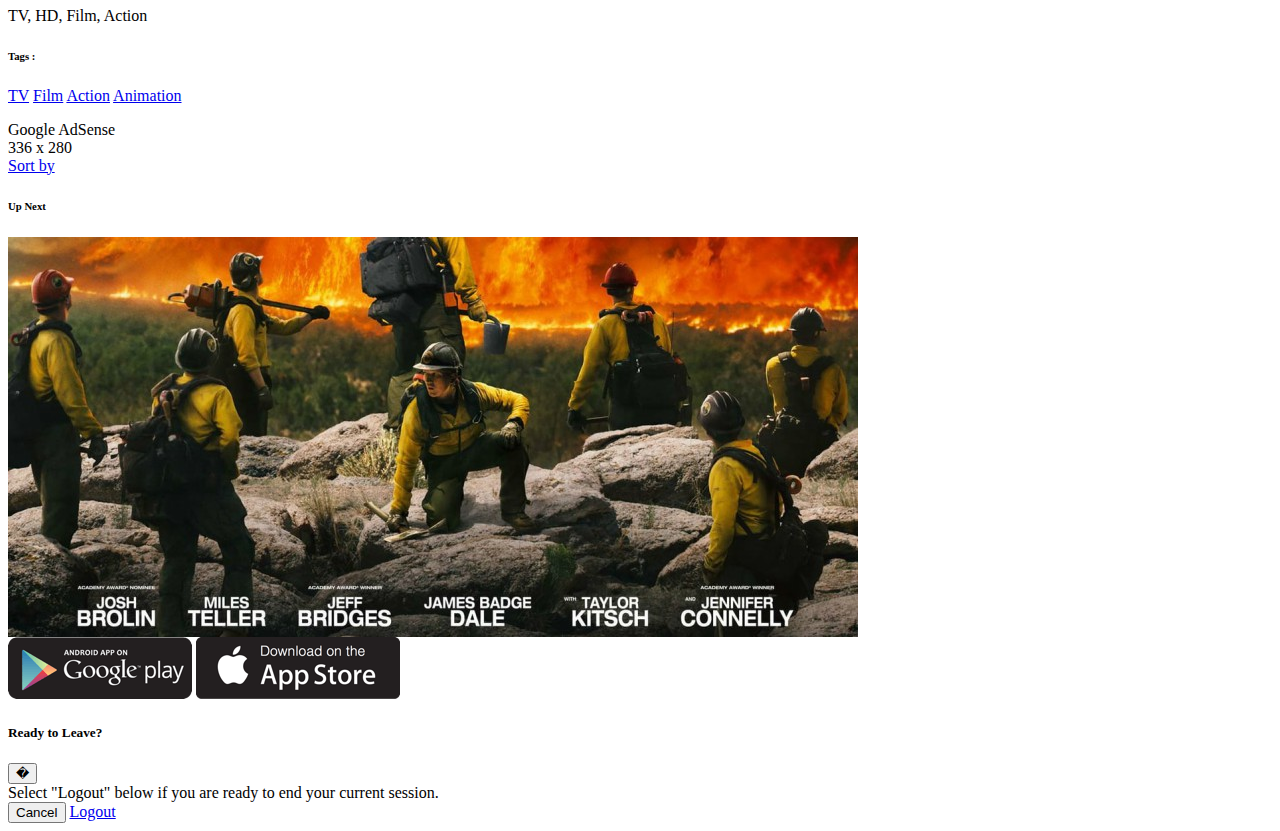
<file: Movie/Only_The_Brave.html>
<!DOCTYPE html>
<html lang="en"><head>
      <meta charset="utf-8">
      <meta http-equiv="X-UA-Compatible" content="IE=edge">
      <meta name="viewport" content="width=device-width, initial-scale=1, shrink-to-fit=no">
      <meta name="description" content="Drama dan Movie Terbaru">
      <meta name="author" content="mamaktvc">
      <title>Only The Brave</title>
      <!-- Favicon Icon -->
      <link rel="icon" type="image/png" href="../img/favicon.png">
      <!-- Bootstrap core CSS-->
      <link href="https://rawcdn.githack.com/mamaktvc/tvc/6173aeb9b7149301db31a7a652124520a4060af2/vendor/bootstrap/css/bootstrap.min.css" rel="stylesheet">
      <!-- Custom fonts for this template-->
      <link href="https://rawcdn.githack.com/mamaktvc/tvc/6173aeb9b7149301db31a7a652124520a4060af2/vendor/fontawesome-free/css/all.min.css" rel="stylesheet" type="text/css">
      <!-- Custom styles for this template-->
      <link href="https://rawcdn.githack.com/mamaktvc/tvc/6173aeb9b7149301db31a7a652124520a4060af2/css/osahan.css" rel="stylesheet">
      <!-- Owl Carousel -->
      <link rel="stylesheet" href="https://rawcdn.githack.com/mamaktvc/tvc/6173aeb9b7149301db31a7a652124520a4060af2/vendor/owl-carousel/owl.carousel.css">
      <link rel="stylesheet" href="https://rawcdn.githack.com/mamaktvc/tvc/6173aeb9b7149301db31a7a652124520a4060af2/vendor/owl-carousel/owl.theme.css">
   <script type="text/javascript" async="" src="https://www.google-analytics.com/analytics.js"></script><script src="https://www.googletagmanager.com/gtag/js?id=UA-120909275-1"></script></head>
   <body id="page-top" class="">
      <nav class="navbar navbar-expand navbar-light bg-white static-top osahan-nav sticky-top">
         &nbsp;&nbsp; 
         <button class="btn btn-link btn-sm text-secondary order-1 order-sm-0" id="sidebarToggle">
         <i class="fas fa-bars"></i>
         </button> &nbsp;&nbsp;
         <a class="navbar-brand mr-1" href="../index.html"><img class="img-fluid" alt="" src="../img/logo.png"></a>
         <!-- Navbar Search -->
         <form action="../index.html" class="d-none d-md-inline-block form-inline ml-auto mr-0 mr-md-5 my-2 my-md-0 osahan-navbar-search">
            <div class="input-group">
			
               <input type="text" class="form-control" placeholder="Search for...">
               <div class="input-group-append">
                  <button class="btn btn-light" type="button">
                  <i class="fas fa-search"></i> 
                  </button>
               </div>
            </div>
         </form>
         <!-- Navbar -->
         <ul class="navbar-nav ml-auto ml-md-0 osahan-right-navbar">
            
            
            
            
         </ul>
      </nav>
      <div id="wrapper">
         <!-- Sidebar -->
         <ul class="sidebar navbar-nav">
            <li class="nav-item active">
               <a class="nav-link" href="../index.html">
               <i class="fas fa-fw fa-home"></i>
               <span>Home</span>
               </a>
            </li>
            <li class="nav-item">
               <a class="nav-link" href="channels.html">
               <i class="fas fa-fw fa-users"></i>
               <span>Channels</span>
               </a>
            </li>
            
            
            
            
            
            <li class="nav-item dropdown">
               <a class="nav-link dropdown-toggle" href="/categories.html" role="button" data-toggle="dropdown" aria-haspopup="true" aria-expanded="false">
               <i class="fas fa-fw fa-list-alt"></i>
               <span>Categories</span>
               </a>
               <div class="dropdown-menu" x-placement="bottom-start" style="position: absolute; will-change: transform; top: 0px; left: 0px; transform: translate3d(5px, 37px, 0px);">
                  <a class="dropdown-item" href="/categories.html">Movie</a>
                  <a class="dropdown-item" href="/categories.html">Music</a>
                  <a class="dropdown-item" href="/categories.html">Television</a>
               </div>
            </li>
            <li class="nav-item channel-sidebar-list">
               <h6>SUBSCRIPTIONS</h6>
               <ul>
                  <li>
                     
                  </li>
                  
                  
               </ul>
            </li>
         </ul>
         <div id="content-wrapper">
            <div class="container-fluid pb-0">
               <div class="video-block section-padding">
                  <div class="row">
                     <div class="col-md-8">
                        <div class="single-video-left">
                           <div class="single-video">
                              <iframe src="https://www.rapidvideo.com/e/G1NMDSU8RH" scrolling="no" frameborder="0" width="100%" height="480" allowfullscreen="true" webkitallowfullscreen="true" mozallowfullscreen="true"></iframe>
                           </div>
                           <div class="single-video-title box mb-3">
                              <h2><a href="#">Only The Brave</a></h2>
                              <p class="mb-0"><i class="fas fa-eye"></i> 9,347 views</p>
                           </div>
                           <div class="single-video-author box mb-3">
                              
                              <img class="img-fluid" src="../img/favicon.png" alt="">
                              <p><a href="#"><strong>MamakTvc</strong></a> <span title="" data-placement="top" data-toggle="tooltip" data-original-title="Verified"><i class="fas fa-check-circle text-success"></i></span></p>
                              <small>Published on Feb 27, 2019</small>
                           </div>
                           <div class="single-video-info-content box mb-3">
						   <img src="../img/background7.png"  width="100%" height="350">
						   <hr>
                              <h6>Category :</h6>
                              <p>TV, HD, Film, Action</p>
                              <h6>Tags :</h6>
                              <p class="tags mb-0">
                                 <span><a href="#">TV</a></span>
								 <span><a href="#">Film</a></span>
								 <span><a href="#">Action</a></span>
								 <span><a href="#">Animation</a></span>
                                 
                           </div>
                        </div>
                     </div>
                     <div class="col-md-4">
                        <div class="single-video-right">
                           <div class="row">
                              <div class="col-md-12">
                                 <div class="adblock">
                                    <div class="img">
                                       Google AdSense<br>
                                       336 x 280
                                    </div>
                                 </div>
                                 <div class="main-title">
                                    <div class="btn-group float-right right-action">
                                       <a href="#" class="right-action-link text-gray" data-toggle="dropdown" aria-haspopup="true" aria-expanded="false">
                                       Sort by <i class="fa fa-caret-down" aria-hidden="true"></i>
                                       </a>
                                       <div class="dropdown-menu dropdown-menu-right" x-placement="bottom-end" style="position: absolute; will-change: transform; top: 0px; left: 0px; transform: translate3d(67px, 21px, 0px);">
                                          <a class="dropdown-item" href="#"><i class="fas fa-fw fa-star"></i> &nbsp; Top Rated</a>
                                          <a class="dropdown-item" href="#"><i class="fas fa-fw fa-signal"></i> &nbsp; Viewed</a>
                                          <a class="dropdown-item" href="#"><i class="fas fa-fw fa-times-circle"></i> &nbsp; Close</a>
                                       </div>
                                    </div>
                                    <h6>Up Next</h6>
                                 </div>
                              </div>
							  <!--VERTICAL SCROLL MENU-->
							  <style>
							  .vertical-menu {
							  width: 100%;
							  height: 400px;
							  overflow-y: auto;
							  </style>
                              <div class="col-md-12 vertical-menu"><div class="col-md-12 vertical-menu">
							  <div class="video-card video-card-list">
                                    <div class="video-card-image">
                                       <a class="play-icon" href="Only_The_Brave.html"><i class="fas fa-play-circle"></i></a>
                                       <a href="Only_The_Brave.html.html"><img class="img-fluid" src="../img/background7.png" alt=""></a>
                                       <div class="time">1:41:00</div>
                                    </div>
                                    <div class="video-card-body">
                                       <div class="btn-group float-right right-action">
                                          <a href="#" class="right-action-link text-gray" data-toggle="dropdown" aria-haspopup="true" aria-expanded="false">
                                          <i class="fa fa-ellipsis-v" aria-hidden="true"></i>
                                          </a>
                                          <div class="dropdown-menu dropdown-menu-right">
                                             <a class="dropdown-item" href="#"><i class="fas fa-fw fa-star"></i> &nbsp; Top Rated</a>
                                             <a class="dropdown-item" href="#"><i class="fas fa-fw fa-signal"></i> &nbsp; Viewed</a>
                                             <a class="dropdown-item" href="#"><i class="fas fa-fw fa-times-circle"></i> &nbsp; Close</a>
                                          </div>
                                       </div>
                                       <div class="video-title">
                                          <a href="#">Only The Brave</a>
                                       </div>
                                       <div class="video-page text-success">
                                          Film  <a title="" data-placement="top" data-toggle="tooltip" href="#" data-original-title="Verified"><i class="fas fa-check-circle text-success"></i></a>
                                       </div>
                                       <div class="video-view">
                                          233 views &nbsp;<i class="fas fa-calendar-alt"></i> 1 Months ago
                                       </div>
                                    </div>
                                 </div>
							<!--
                                 <div class="video-card video-card-list">
                                    <div class="video-card-image">
                                       <a class="play-icon" href="Batu_120.html"><i class="fas fa-play-circle"></i></a>
                                       <a href="Episod_1.html"><img class="img-fluid" src="/img/background3.png" alt=""></a>
                                       <div class="time">1:36:00</div>
                                    </div>
                                    <div class="video-card-body">
                                       <div class="btn-group float-right right-action">
                                          <a href="#" class="right-action-link text-gray" data-toggle="dropdown" aria-haspopup="true" aria-expanded="false">
                                          <i class="fa fa-ellipsis-v" aria-hidden="true"></i>
                                          </a>
                                          <div class="dropdown-menu dropdown-menu-right">
                                             <a class="dropdown-item" href="#"><i class="fas fa-fw fa-star"></i> &nbsp; Top Rated</a>
                                             <a class="dropdown-item" href="#"><i class="fas fa-fw fa-signal"></i> &nbsp; Viewed</a>
                                             <a class="dropdown-item" href="#"><i class="fas fa-fw fa-times-circle"></i> &nbsp; Close</a>
                                          </div>
                                       </div>
                                       <div class="video-title">
                                          <a href="#">Batu 120</a>
                                       </div>
                                       <div class="video-page text-success">
                                          Telemovie  <a title="" data-placement="top" data-toggle="tooltip" href="#" data-original-title="Verified"><i class="fas fa-check-circle text-success"></i></a>
                                       </div>
                                       <div class="video-view">
                                          233 views &nbsp;<i class="fas fa-calendar-alt"></i> 11 Months ago
                                       </div>
                                    </div>
                                 </div>
							<!--	 
                                 <div class="video-card video-card-list">
                                    <div class="video-card-image">
                                       <a class="play-icon" href="Episod_3.html"><i class="fas fa-play-circle"></i></a>
                                       <a href="#"><img class="img-fluid" src="img/background.png" alt=""></a>
                                       <div class="time">43:50</div>
                                    </div>
                                    <div class="video-card-body">
                                       <div class="btn-group float-right right-action">
                                          <a href="#" class="right-action-link text-gray" data-toggle="dropdown" aria-haspopup="true" aria-expanded="false">
                                          <i class="fa fa-ellipsis-v" aria-hidden="true"></i>
                                          </a>
                                          <div class="dropdown-menu dropdown-menu-right">
                                             <a class="dropdown-item" href="#"><i class="fas fa-fw fa-star"></i> &nbsp; Top Rated</a>
                                             <a class="dropdown-item" href="#"><i class="fas fa-fw fa-signal"></i> &nbsp; Viewed</a>
                                             <a class="dropdown-item" href="#"><i class="fas fa-fw fa-times-circle"></i> &nbsp; Close</a>
                                          </div>
                                       </div>
                                       <div class="video-title">
                                          <a href="#">Sepahtu Reunion Live 2019 Epsiod 3</a>
                                       </div>
                                       <div class="video-page text-success">
                                          Lawak  <a title="" data-placement="top" data-toggle="tooltip" href="#" data-original-title="Verified"><i class="fas fa-check-circle text-success"></i></a>
                                       </div>
                                       <div class="video-view">
                                          233 views &nbsp;<i class="fas fa-calendar-alt"></i> 11 Months ago
                                       </div>
                                    </div>
                                 </div>
                                 <div class="video-card video-card-list">
                                    <div class="video-card-image">
                                       <a class="play-icon" href="Episod_4.html"><i class="fas fa-play-circle"></i></a>
                                       <a href="#"><img class="img-fluid" src="img/background.png" alt=""></a>
                                       <div class="time">43:50</div>
                                    </div>
                                    <div class="video-card-body">
                                       <div class="btn-group float-right right-action">
                                          <a href="#" class="right-action-link text-gray" data-toggle="dropdown" aria-haspopup="true" aria-expanded="false">
                                          <i class="fa fa-ellipsis-v" aria-hidden="true"></i>
                                          </a>
                                          <div class="dropdown-menu dropdown-menu-right">
                                             <a class="dropdown-item" href="#"><i class="fas fa-fw fa-star"></i> &nbsp; Top Rated</a>
                                             <a class="dropdown-item" href="#"><i class="fas fa-fw fa-signal"></i> &nbsp; Viewed</a>
                                             <a class="dropdown-item" href="#"><i class="fas fa-fw fa-times-circle"></i> &nbsp; Close</a>
                                          </div>
                                       </div>
                                       <div class="video-title">
                                          <a href="#">Sepahtu Reunion Live 2019 Epsiod 4</a>
                                       </div>
                                       <div class="video-page text-success">
                                          Lawak  <a title="" data-placement="top" data-toggle="tooltip" href="#" data-original-title="Verified"><i class="fas fa-check-circle text-success"></i></a>
                                       </div>
                                       <div class="video-view">
                                          233 views &nbsp;<i class="fas fa-calendar-alt"></i> 11 Months ago
                                       </div>
                                    </div>
                                 </div>
                                 <div class="video-card video-card-list">
                                    <div class="video-card-image">
                                       <a class="play-icon" href="Episod_5.html"><i class="fas fa-play-circle"></i></a>
                                       <a href="#"><img class="img-fluid" src="img/background.png" alt=""></a>
                                       <div class="time">43:50</div>
                                    </div>
                                    <div class="video-card-body">
                                       <div class="btn-group float-right right-action">
                                          <a href="#" class="right-action-link text-gray" data-toggle="dropdown" aria-haspopup="true" aria-expanded="false">
                                          <i class="fa fa-ellipsis-v" aria-hidden="true"></i>
                                          </a>
                                          <div class="dropdown-menu dropdown-menu-right">
                                             <a class="dropdown-item" href="#"><i class="fas fa-fw fa-star"></i> &nbsp; Top Rated</a>
                                             <a class="dropdown-item" href="#"><i class="fas fa-fw fa-signal"></i> &nbsp; Viewed</a>
                                             <a class="dropdown-item" href="#"><i class="fas fa-fw fa-times-circle"></i> &nbsp; Close</a>
                                          </div>
                                       </div>
                                       <div class="video-title">
                                          <a href="#">Sepahtu Reunion Live 2019 Epsiod 5</a>
                                       </div>
                                       <div class="video-page text-success">
                                          Lawak  <a title="" data-placement="top" data-toggle="tooltip" href="#" data-original-title="Verified"><i class="fas fa-check-circle text-success"></i></a>
                                       </div>
                                       <div class="video-view">
                                          233 views &nbsp;<i class="fas fa-calendar-alt"></i> 11 Months ago
                                       </div>
                                    </div>
                                 </div>
                                 <div class="video-card video-card-list">
                                    <div class="video-card-image">
                                       <a class="play-icon" href="Episod_6.html"><i class="fas fa-play-circle"></i></a>
                                       <a href="#"><img class="img-fluid" src="img/background.png" alt=""></a>
                                       <div class="time">43:50</div>
                                    </div>
                                    <div class="video-card-body">
                                       <div class="btn-group float-right right-action">
                                          <a href="#" class="right-action-link text-gray" data-toggle="dropdown" aria-haspopup="true" aria-expanded="false">
                                          <i class="fa fa-ellipsis-v" aria-hidden="true"></i>
                                          </a>
                                          <div class="dropdown-menu dropdown-menu-right">
                                             <a class="dropdown-item" href="#"><i class="fas fa-fw fa-star"></i> &nbsp; Top Rated</a>
                                             <a class="dropdown-item" href="#"><i class="fas fa-fw fa-signal"></i> &nbsp; Viewed</a>
                                             <a class="dropdown-item" href="#"><i class="fas fa-fw fa-times-circle"></i> &nbsp; Close</a>
                                          </div>
                                       </div>
                                       <div class="video-title">
                                          <a href="#">Sepahtu Reunion Live 2019 Epsiod 6</a>
                                       </div>
                                       <div class="video-page text-success">
                                          Lawak  <a title="" data-placement="top" data-toggle="tooltip" href="#" data-original-title="Verified"><i class="fas fa-check-circle text-success"></i></a>
                                       </div>
                                       <div class="video-view">
                                          153 views &nbsp;<i class="fas fa-calendar-alt"></i> 3 Weeks ago
                                       </div>
                                    </div>
                                 </div>
                                 <div class="adblock mt-0">
                                    <div class="img">
                                       Google AdSense<br>
                                       336 x 280
                                    </div>
                                 </div>
                                 <div class="video-card video-card-list">
                                    <div class="video-card-image">
                                       <a class="play-icon" href="Episod_7.html"><i class="fas fa-play-circle"></i></a>
                                       <a href="#"><img class="img-fluid" src="img/background.png" alt=""></a>
                                       <div class="time">43:50</div>
                                    </div>
                                    <div class="video-card-body">
                                       <div class="btn-group float-right right-action">
                                          <a href="#" class="right-action-link text-gray" data-toggle="dropdown" aria-haspopup="true" aria-expanded="false">
                                          <i class="fa fa-ellipsis-v" aria-hidden="true"></i>
                                          </a>
                                          <div class="dropdown-menu dropdown-menu-right">
                                             <a class="dropdown-item" href="#"><i class="fas fa-fw fa-star"></i> &nbsp; Top Rated</a>
                                             <a class="dropdown-item" href="#"><i class="fas fa-fw fa-signal"></i> &nbsp; Viewed</a>
                                             <a class="dropdown-item" href="#"><i class="fas fa-fw fa-times-circle"></i> &nbsp; Close</a>
                                          </div>
                                       </div>
                                       <div class="video-title">
                                          <a href="#">Sepahtu Reunion Live 2019 Epsiod 7</a>
                                       </div>
                                       <div class="video-page text-success">
                                          Lawak  <a title="" data-placement="top" data-toggle="tooltip" href="#" data-original-title="Verified"><i class="fas fa-check-circle text-success"></i></a>
                                       </div>
                                       <div class="video-view">
                                          133 views &nbsp;<i class="fas fa-calendar-alt"></i> 1 Months ago
										  </div>
                                    </div>
                                 </div>
                                 <div class="video-card video-card-list">
                                    <div class="video-card-image">
                                       <a class="play-icon" href="Episod_8.html"><i class="fas fa-play-circle"></i></a>
                                       <a href="#"><img class="img-fluid" src="img/background.png" alt=""></a>
                                       <div class="time">43:50</div>
                                    </div>
                                    <div class="video-card-body">
                                       <div class="btn-group float-right right-action">
                                          <a href="#" class="right-action-link text-gray" data-toggle="dropdown" aria-haspopup="true" aria-expanded="false">
                                          <i class="fa fa-ellipsis-v" aria-hidden="true"></i>
                                          </a>
                                          <div class="dropdown-menu dropdown-menu-right">
                                             <a class="dropdown-item" href="#"><i class="fas fa-fw fa-star"></i> &nbsp; Top Rated</a>
                                             <a class="dropdown-item" href="#"><i class="fas fa-fw fa-signal"></i> &nbsp; Viewed</a>
                                             <a class="dropdown-item" href="#"><i class="fas fa-fw fa-times-circle"></i> &nbsp; Close</a>
                                          </div>
                                       </div>
                                       <div class="video-title">
                                          <a href="#">Sepahtu Reunion Live 2019 Epsiod 8</a>
                                       </div>
                                       <div class="video-page text-success">
                                          Lawak  <a title="" data-placement="top" data-toggle="tooltip" href="#" data-original-title="Verified"><i class="fas fa-check-circle text-success"></i></a>
                                       </div>
                                       <div class="video-view">
                                          233 views &nbsp;<i class="fas fa-calendar-alt"></i> 11 Months ago
										  </div>
                                    </div>
                                 </div>
                                 <div class="video-card video-card-list">
                                    <div class="video-card-image">
                                       <a class="play-icon" href="Episod_9.html"><i class="fas fa-play-circle"></i></a>
                                       <a href="#"><img class="img-fluid" src="img/background.png" alt=""></a>
                                       <div class="time">43:50</div>
                                    </div>
                                    <div class="video-card-body">
                                       <div class="btn-group float-right right-action">
                                          <a href="#" class="right-action-link text-gray" data-toggle="dropdown" aria-haspopup="true" aria-expanded="false">
                                          <i class="fa fa-ellipsis-v" aria-hidden="true"></i>
                                          </a>
                                          <div class="dropdown-menu dropdown-menu-right">
                                             <a class="dropdown-item" href="#"><i class="fas fa-fw fa-star"></i> &nbsp; Top Rated</a>
                                             <a class="dropdown-item" href="#"><i class="fas fa-fw fa-signal"></i> &nbsp; Viewed</a>
                                             <a class="dropdown-item" href="#"><i class="fas fa-fw fa-times-circle"></i> &nbsp; Close</a>
                                          </div>
                                       </div>
                                       <div class="video-title">
                                          <a href="#">Sepahtu Reunion Live 2019 Epsiod 9</a>
                                       </div>
                                       <div class="video-page text-success">
                                          Lawak  <a title="" data-placement="top" data-toggle="tooltip" href="#" data-original-title="Verified"><i class="fas fa-check-circle text-success"></i></a>
                                       </div>
                                       <div class="video-view">
                                          233 views &nbsp;<i class="fas fa-calendar-alt"></i> 11 Months ago
										  </div>
                                    </div>
                                 </div>
						
                                 <div class="video-card video-card-list">
                                    <div class="video-card-image">
                                       <a class="play-icon" href="Episod_10.html"><i class="fas fa-play-circle"></i></a>
                                       <a href="#"><img class="img-fluid" src="img/background.png" alt=""></a>
                                       <div class="time">43:50</div>
                                    </div>
                                    <div class="video-card-body">
                                       <div class="btn-group float-right right-action">
                                          <a href="#" class="right-action-link text-gray" data-toggle="dropdown" aria-haspopup="true" aria-expanded="false">
                                          <i class="fa fa-ellipsis-v" aria-hidden="true"></i>
                                          </a>
                                          <div class="dropdown-menu dropdown-menu-right">
                                             <a class="dropdown-item" href="#"><i class="fas fa-fw fa-star"></i> &nbsp; Top Rated</a>
                                             <a class="dropdown-item" href="#"><i class="fas fa-fw fa-signal"></i> &nbsp; Viewed</a>
                                             <a class="dropdown-item" href="#"><i class="fas fa-fw fa-times-circle"></i> &nbsp; Close</a>
                                          </div>
                                       </div>
                                       <div class="video-title">
                                          <a href="#">Sepahtu Reunion Live 2019 Epsiod 10</a>
                                       </div>
                                       <div class="video-page text-success">
                                          Lawak  <a title="" data-placement="top" data-toggle="tooltip" href="#" data-original-title="Verified"><i class="fas fa-check-circle text-success"></i></a>
                                       </div>
                                       <div class="video-view">
                                          233 views &nbsp;<i class="fas fa-calendar-alt"></i> 11 Months ago
										  </div>
                                    </div>
                                 </div>
								 <!--
                                 <div class="video-card video-card-list">
                                    <div class="video-card-image">
                                       <a class="play-icon" href="Episod_11.html"><i class="fas fa-play-circle"></i></a>
                                       <a href="#"><img class="img-fluid" src="img/background.png" alt=""></a>
                                       <div class="time">43:50</div>
                                    </div>
                                    <div class="video-card-body">
                                       <div class="btn-group float-right right-action">
                                          <a href="#" class="right-action-link text-gray" data-toggle="dropdown" aria-haspopup="true" aria-expanded="false">
                                          <i class="fa fa-ellipsis-v" aria-hidden="true"></i>
                                          </a>
                                          <div class="dropdown-menu dropdown-menu-right">
                                             <a class="dropdown-item" href="#"><i class="fas fa-fw fa-star"></i> &nbsp; Top Rated</a>
                                             <a class="dropdown-item" href="#"><i class="fas fa-fw fa-signal"></i> &nbsp; Viewed</a>
                                             <a class="dropdown-item" href="#"><i class="fas fa-fw fa-times-circle"></i> &nbsp; Close</a>
                                          </div>
                                       </div>
                                       <div class="video-title">
                                          <a href="#">Sepahtu Reunion Live 2019 Epsiod 11</a>
                                       </div>
                                       <div class="video-page text-success">
                                          Lawak  <a title="" data-placement="top" data-toggle="tooltip" href="#" data-original-title="Verified"><i class="fas fa-check-circle text-success"></i></a>
                                       </div>
                                       <div class="video-view">
                                          233 views &nbsp;<i class="fas fa-calendar-alt"></i> 11 Months ago
										  </div>
                                    </div>
                                 </div>
                                 <div class="video-card video-card-list">
                                    <div class="video-card-image">
                                       <a class="play-icon" href="Episod_12.html"><i class="fas fa-play-circle"></i></a>
                                       <a href="#"><img class="img-fluid" src="img/background.png" alt=""></a>
                                       <div class="time">43:50</div>
                                    </div>
                                    <div class="video-card-body">
                                       <div class="btn-group float-right right-action">
                                          <a href="#" class="right-action-link text-gray" data-toggle="dropdown" aria-haspopup="true" aria-expanded="false">
                                          <i class="fa fa-ellipsis-v" aria-hidden="true"></i>
                                          </a>
                                          <div class="dropdown-menu dropdown-menu-right">
                                             <a class="dropdown-item" href="#"><i class="fas fa-fw fa-star"></i> &nbsp; Top Rated</a>
                                             <a class="dropdown-item" href="#"><i class="fas fa-fw fa-signal"></i> &nbsp; Viewed</a>
                                             <a class="dropdown-item" href="#"><i class="fas fa-fw fa-times-circle"></i> &nbsp; Close</a>
                                          </div>
                                       </div>
                                       <div class="video-title">
                                          <a href="#">Sepahtu Reunion Live 2019 Epsiod 12</a>
                                       </div>
                                       <div class="video-page text-success">
                                          Lawak  <a title="" data-placement="top" data-toggle="tooltip" href="#" data-original-title="Verified"><i class="fas fa-check-circle text-success"></i></a>
                                       </div>
                                       <div class="video-view">
                                          233 views &nbsp;<i class="fas fa-calendar-alt"></i> 11 Months ago
										  </div>
                                    </div>
                                 </div>
                                 <div class="video-card video-card-list">
                                    <div class="video-card-image">
                                       <a class="play-icon" href="Episod_13.html"><i class="fas fa-play-circle"></i></a>
                                       <a href="#"><img class="img-fluid" src="img/background.png" alt=""></a>
                                       <div class="time">43:50</div>
                                    </div>
                                    <div class="video-card-body">
                                       <div class="btn-group float-right right-action">
                                          <a href="#" class="right-action-link text-gray" data-toggle="dropdown" aria-haspopup="true" aria-expanded="false">
                                          <i class="fa fa-ellipsis-v" aria-hidden="true"></i>
                                          </a>
                                          <div class="dropdown-menu dropdown-menu-right">
                                             <a class="dropdown-item" href="#"><i class="fas fa-fw fa-star"></i> &nbsp; Top Rated</a>
                                             <a class="dropdown-item" href="#"><i class="fas fa-fw fa-signal"></i> &nbsp; Viewed</a>
                                             <a class="dropdown-item" href="#"><i class="fas fa-fw fa-times-circle"></i> &nbsp; Close</a>
                                          </div>
                                       </div>
                                       <div class="video-title">
                                          <a href="#">Sepahtu Reunion Live 2019 Epsiod 13</a>
                                       </div>
                                       <div class="video-page text-success">
                                          Lawak  <a title="" data-placement="top" data-toggle="tooltip" href="#" data-original-title="Verified"><i class="fas fa-check-circle text-success"></i></a>
                                       </div>
                                       <div class="video-view">
                                          233 views &nbsp;<i class="fas fa-calendar-alt"></i> 11 Months ago
										  </div>
                                    </div>
                                 </div>
                                 <div class="video-card video-card-list">
                                    <div class="video-card-image">
                                       <a class="play-icon" href="Episod_14.html"><i class="fas fa-play-circle"></i></a>
                                       <a href="#"><img class="img-fluid" src="img/background.png" alt=""></a>
                                       <div class="time">43:50</div>
                                    </div>
                                    <div class="video-card-body">
                                       <div class="btn-group float-right right-action">
                                          <a href="#" class="right-action-link text-gray" data-toggle="dropdown" aria-haspopup="true" aria-expanded="false">
                                          <i class="fa fa-ellipsis-v" aria-hidden="true"></i>
                                          </a>
                                          <div class="dropdown-menu dropdown-menu-right">
                                             <a class="dropdown-item" href="#"><i class="fas fa-fw fa-star"></i> &nbsp; Top Rated</a>
                                             <a class="dropdown-item" href="#"><i class="fas fa-fw fa-signal"></i> &nbsp; Viewed</a>
                                             <a class="dropdown-item" href="#"><i class="fas fa-fw fa-times-circle"></i> &nbsp; Close</a>
                                          </div>
                                       </div>
                                       <div class="video-title">
                                          <a href="#">Sepahtu Reunion Live 2019 Epsiod 14</a>
                                       </div>
                                       <div class="video-page text-success">
                                          Lawak  <a title="" data-placement="top" data-toggle="tooltip" href="#" data-original-title="Verified"><i class="fas fa-check-circle text-success"></i></a>
                                       </div>
                                       <div class="video-view">
                                          233 views &nbsp;<i class="fas fa-calendar-alt"></i> 11 Months ago
										  </div>
                                    </div>
                                 </div>
                                 <div class="video-card video-card-list">
                                    <div class="video-card-image">
                                       <a class="play-icon" href="Episod_15.html"><i class="fas fa-play-circle"></i></a>
                                       <a href="#"><img class="img-fluid" src="img/background.png" alt=""></a>
                                       <div class="time">43:50</div>
                                    </div>
                                    <div class="video-card-body">
                                       <div class="btn-group float-right right-action">
                                          <a href="#" class="right-action-link text-gray" data-toggle="dropdown" aria-haspopup="true" aria-expanded="false">
                                          <i class="fa fa-ellipsis-v" aria-hidden="true"></i>
                                          </a>
                                          <div class="dropdown-menu dropdown-menu-right">
                                             <a class="dropdown-item" href="#"><i class="fas fa-fw fa-star"></i> &nbsp; Top Rated</a>
                                             <a class="dropdown-item" href="#"><i class="fas fa-fw fa-signal"></i> &nbsp; Viewed</a>
                                             <a class="dropdown-item" href="#"><i class="fas fa-fw fa-times-circle"></i> &nbsp; Close</a>
                                          </div>
                                       </div>
                                       <div class="video-title">
                                          <a href="#">Sepahtu Reunion Live 2019 Epsiod 15</a>
                                       </div>
                                       <div class="video-page text-success">
                                          Lawak  <a title="" data-placement="top" data-toggle="tooltip" href="#" data-original-title="Verified"><i class="fas fa-check-circle text-success"></i></a>
                                       </div>
                                       <div class="video-view">
                                          233 views &nbsp;<i class="fas fa-calendar-alt"></i> 11 Months ago
										  </div>
                                    </div>
                                 </div>
                                 <div class="video-card video-card-list">
                                    <div class="video-card-image">
                                       <a class="play-icon" href="Episod_16.html"><i class="fas fa-play-circle"></i></a>
                                       <a href="#"><img class="img-fluid" src="img/background.png" alt=""></a>
                                       <div class="time">43:50</div>
                                    </div>
                                    <div class="video-card-body">
                                       <div class="btn-group float-right right-action">
                                          <a href="#" class="right-action-link text-gray" data-toggle="dropdown" aria-haspopup="true" aria-expanded="false">
                                          <i class="fa fa-ellipsis-v" aria-hidden="true"></i>
                                          </a>
                                          <div class="dropdown-menu dropdown-menu-right">
                                             <a class="dropdown-item" href="#"><i class="fas fa-fw fa-star"></i> &nbsp; Top Rated</a>
                                             <a class="dropdown-item" href="#"><i class="fas fa-fw fa-signal"></i> &nbsp; Viewed</a>
                                             <a class="dropdown-item" href="#"><i class="fas fa-fw fa-times-circle"></i> &nbsp; Close</a>
                                          </div>
                                       </div>
                                       <div class="video-title">
                                          <a href="#">Sepahtu Reunion Live 2019 Epsiod 16</a>
                                       </div>
                                       <div class="video-page text-success">
                                          Lawak  <a title="" data-placement="top" data-toggle="tooltip" href="#" data-original-title="Verified"><i class="fas fa-check-circle text-success"></i></a>
                                       </div>
                                       <div class="video-view">
                                          233 views &nbsp;<i class="fas fa-calendar-alt"></i> 11 Months ago
										  </div>
                                    </div>
                                 </div>
                                 <div class="video-card video-card-list">
                                    <div class="video-card-image">
                                       <a class="play-icon" href="Episod_17.html"><i class="fas fa-play-circle"></i></a>
                                       <a href="#"><img class="img-fluid" src="img/background.png" alt=""></a>
                                       <div class="time">43:50</div>
                                    </div>
                                    <div class="video-card-body">
                                       <div class="btn-group float-right right-action">
                                          <a href="#" class="right-action-link text-gray" data-toggle="dropdown" aria-haspopup="true" aria-expanded="false">
                                          <i class="fa fa-ellipsis-v" aria-hidden="true"></i>
                                          </a>
                                          <div class="dropdown-menu dropdown-menu-right">
                                             <a class="dropdown-item" href="#"><i class="fas fa-fw fa-star"></i> &nbsp; Top Rated</a>
                                             <a class="dropdown-item" href="#"><i class="fas fa-fw fa-signal"></i> &nbsp; Viewed</a>
                                             <a class="dropdown-item" href="#"><i class="fas fa-fw fa-times-circle"></i> &nbsp; Close</a>
                                          </div>
                                       </div>
                                       <div class="video-title">
                                          <a href="#">Sepahtu Reunion Live 2019 Epsiod 17</a>
                                       </div>
                                       <div class="video-page text-success">
                                          Lawak  <a title="" data-placement="top" data-toggle="tooltip" href="#" data-original-title="Verified"><i class="fas fa-check-circle text-success"></i></a>
                                       </div>
                                       <div class="video-view">
                                          233 views &nbsp;<i class="fas fa-calendar-alt"></i> 11 Months ago
										  </div>
                                    </div>
                                 </div>
                                 <div class="video-card video-card-list">
                                    <div class="video-card-image">
                                       <a class="play-icon" href="Episod_18.html"><i class="fas fa-play-circle"></i></a>
                                       <a href="#"><img class="img-fluid" src="img/background.png" alt=""></a>
                                       <div class="time">43:50</div>
                                    </div>
                                    <div class="video-card-body">
                                       <div class="btn-group float-right right-action">
                                          <a href="#" class="right-action-link text-gray" data-toggle="dropdown" aria-haspopup="true" aria-expanded="false">
                                          <i class="fa fa-ellipsis-v" aria-hidden="true"></i>
                                          </a>
                                          <div class="dropdown-menu dropdown-menu-right">
                                             <a class="dropdown-item" href="#"><i class="fas fa-fw fa-star"></i> &nbsp; Top Rated</a>
                                             <a class="dropdown-item" href="#"><i class="fas fa-fw fa-signal"></i> &nbsp; Viewed</a>
                                             <a class="dropdown-item" href="#"><i class="fas fa-fw fa-times-circle"></i> &nbsp; Close</a>
                                          </div>
                                       </div>
                                       <div class="video-title">
                                          <a href="#">Sepahtu Reunion Live 2019 Epsiod 18</a>
                                       </div>
                                       <div class="video-page text-success">
                                          Lawak  <a title="" data-placement="top" data-toggle="tooltip" href="#" data-original-title="Verified"><i class="fas fa-check-circle text-success"></i></a>
                                       </div>
                                       <div class="video-view">
                                          233 views &nbsp;<i class="fas fa-calendar-alt"></i> 11 Months ago
										  </div>
                                    </div>
                                 </div>
                                 <div class="video-card video-card-list">
                                    <div class="video-card-image">
                                       <a class="play-icon" href="Episod_19.html"><i class="fas fa-play-circle"></i></a>
                                       <a href="#"><img class="img-fluid" src="img/background.png" alt=""></a>
                                       <div class="time">43:50</div>
                                    </div>
                                    <div class="video-card-body">
                                       <div class="btn-group float-right right-action">
                                          <a href="#" class="right-action-link text-gray" data-toggle="dropdown" aria-haspopup="true" aria-expanded="false">
                                          <i class="fa fa-ellipsis-v" aria-hidden="true"></i>
                                          </a>
                                          <div class="dropdown-menu dropdown-menu-right">
                                             <a class="dropdown-item" href="#"><i class="fas fa-fw fa-star"></i> &nbsp; Top Rated</a>
                                             <a class="dropdown-item" href="#"><i class="fas fa-fw fa-signal"></i> &nbsp; Viewed</a>
                                             <a class="dropdown-item" href="#"><i class="fas fa-fw fa-times-circle"></i> &nbsp; Close</a>
                                          </div>
                                       </div>
                                       <div class="video-title">
                                          <a href="#">Sepahtu Reunion Live 2019 Epsiod 19</a>
                                       </div>
                                       <div class="video-page text-success">
                                          Lawak  <a title="" data-placement="top" data-toggle="tooltip" href="#" data-original-title="Verified"><i class="fas fa-check-circle text-success"></i></a>
                                       </div>
                                       <div class="video-view">
                                          233 views &nbsp;<i class="fas fa-calendar-alt"></i> 11 Months ago
                                       </div>
                                    </div>
                                 </div> 
								 -->
								 
                              </div>
                           </div>
                        </div>
                     </div>
                  </div>
               </div>
            </div>
            <!-- /.container-fluid -->
            <!-- Sticky Footer -->
            <footer class="sticky-footer">
               <div class="container">
                  <div class="row no-gutters">
                     <div class="col-lg-6 col-sm-6">
                        
                     </div>
                     <div class="col-lg-6 col-sm-6 text-right">
                        <div class="app">
                           <a href="#"><img alt="" src="/img/google.png"></a>
                           <a href="#"><img alt="" src="/img/apple.png"></a>
                        </div>
                     </div>
                  </div>
               </div>
            </footer>
         </div>
         <!-- /.content-wrapper -->
      </div>
      <!-- /#wrapper -->
      <!-- Scroll to Top Button-->
      <a class="scroll-to-top rounded" href="#page-top" style="display: none;">
      <i class="fas fa-angle-up"></i>
      </a>
      <!-- Logout Modal-->
      <div class="modal fade" id="logoutModal" tabindex="-1" role="dialog" aria-labelledby="exampleModalLabel" aria-hidden="true">
         <div class="modal-dialog modal-sm modal-dialog-centered" role="document">
            <div class="modal-content">
               <div class="modal-header">
                  <h5 class="modal-title" id="exampleModalLabel">Ready to Leave?</h5>
                  <button class="close" type="button" data-dismiss="modal" aria-label="Close">
                  <span aria-hidden="true">�</span>
                  </button>
               </div>
               <div class="modal-body">Select "Logout" below if you are ready to end your current session.</div>
               <div class="modal-footer">
                  <button class="btn btn-secondary" type="button" data-dismiss="modal">Cancel</button>
                  <a class="btn btn-primary" href="/login.html">Logout</a>
               </div>
            </div>
         </div>
      </div>
      <!-- Bootstrap core JavaScript-->
      <script src="https://rawcdn.githack.com/mamaktvc/tvc/6173aeb9b7149301db31a7a652124520a4060af2/vendor/jquery/jquery.min.js"></script>
      <script src="https://rawcdn.githack.com/mamaktvc/tvc/6173aeb9b7149301db31a7a652124520a4060af2/vendor/bootstrap/js/bootstrap.bundle.min.js"></script>
      <!-- Core plugin JavaScript-->
      <script src="https://rawcdn.githack.com/mamaktvc/tvc/6173aeb9b7149301db31a7a652124520a4060af2/vendor/jquery-easing/jquery.easing.min.js"></script>
      <!-- Owl Carousel -->
      <script src="https://rawcdn.githack.com/mamaktvc/tvc/6173aeb9b7149301db31a7a652124520a4060af2/vendor/owl-carousel/owl.carousel.js"></script>
      <!-- Custom scripts for all pages-->
      <script src="https://rawcdn.githack.com/mamaktvc/tvc/6173aeb9b7149301db31a7a652124520a4060af2/js/custom.js"></script>
   

</body></html>
</file>
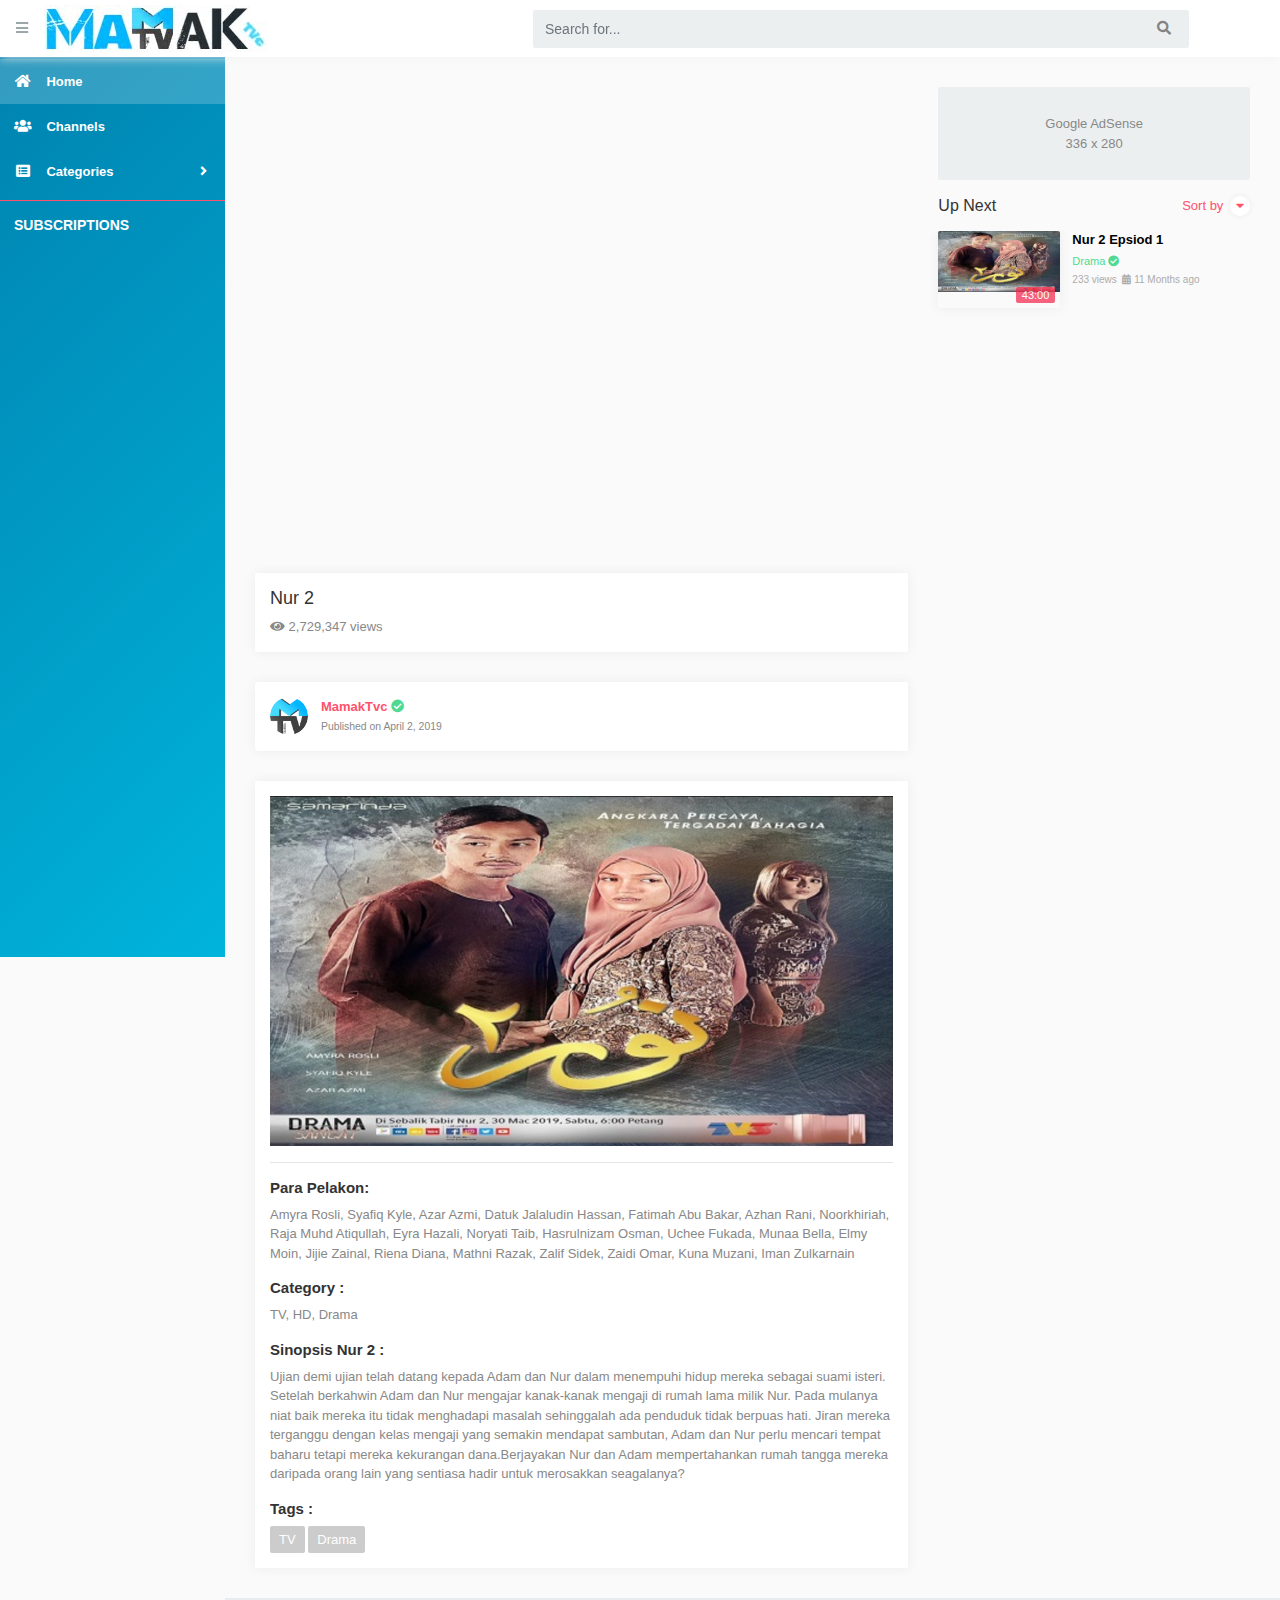
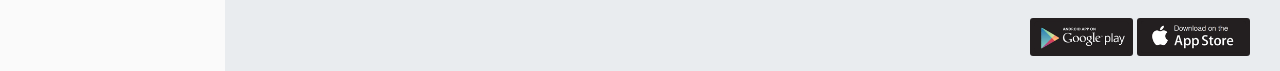
<file: Nur2/Episod_1.html>
<!DOCTYPE html>
<html lang="en"><head>
      <meta charset="utf-8">
      <meta http-equiv="X-UA-Compatible" content="IE=edge">
      <meta name="viewport" content="width=device-width, initial-scale=1, shrink-to-fit=no">
      <meta name="description" content="Nur 2">
      <meta name="author" content="mamaktvc">
      <title>Nur 2</title>
      <!-- Favicon Icon -->
      <link rel="icon" type="image/png" href="../img/favicon.png">
      <!-- Bootstrap core CSS-->
      <link href="../vendor/bootstrap/css/bootstrap.min.css" rel="stylesheet">
      <!-- Custom fonts for this template-->
      <link href="../vendor/fontawesome-free/css/all.min.css" rel="stylesheet" type="text/css">
      <!-- Custom styles for this template-->
      <link href="../css/osahan.css" rel="stylesheet">
      <!-- Owl Carousel -->
      <link rel="stylesheet" href="../vendor/owl-carousel/owl.carousel.css">
      <link rel="stylesheet" href="../vendor/owl-carousel/owl.theme.css">
   <script type="text/javascript" async="" src="https://www.google-analytics.com/analytics.js"></script><script src="https://www.googletagmanager.com/gtag/js?id=UA-120909275-1"></script></head>
   <body id="page-top" class="">
      <nav class="navbar navbar-expand navbar-light bg-white static-top osahan-nav sticky-top">
         &nbsp;&nbsp; 
         <button class="btn btn-link btn-sm text-secondary order-1 order-sm-0" id="sidebarToggle">
         <i class="fas fa-bars"></i>
         </button> &nbsp;&nbsp;
         <a class="navbar-brand mr-1" href="../index.html"><img class="img-fluid" alt="" src="../img/logo.png"></a>
         <!-- Navbar Search -->
         <form class="d-none d-md-inline-block form-inline ml-auto mr-0 mr-md-5 my-2 my-md-0 osahan-navbar-search">
            <div class="input-group">
               <input type="text" class="form-control" placeholder="Search for...">
               <div class="input-group-append">
                  <button class="btn btn-light" type="button">
                  <i class="fas fa-search"></i> 
                  </button>
               </div>
            </div>
         </form>
         <!-- Navbar -->
         <ul class="navbar-nav ml-auto ml-md-0 osahan-right-navbar">
            
            
            
            
         </ul>
      </nav>
      <div id="wrapper">
         <!-- Sidebar -->
         <ul class="sidebar navbar-nav">
            <li class="nav-item active">
               <a class="nav-link" href="../index.html">
               <i class="fas fa-fw fa-home"></i>
               <span>Home</span>
               </a>
            </li>
            <li class="nav-item">
               <a class="nav-link" href="../channels.html">
               <i class="fas fa-fw fa-users"></i>
               <span>Channels</span>
               </a>
            </li>
            
            
            
            
            
            <li class="nav-item dropdown">
               <a class="nav-link dropdown-toggle" href="categories.html" role="button" data-toggle="dropdown" aria-haspopup="true" aria-expanded="false">
               <i class="fas fa-fw fa-list-alt"></i>
               <span>Categories</span>
               </a>
               <div class="dropdown-menu" x-placement="bottom-start" style="position: absolute; will-change: transform; top: 0px; left: 0px; transform: translate3d(5px, 37px, 0px);">
                  <a class="dropdown-item" href="../categories.html">Movie</a>
                  <a class="dropdown-item" href="../categories.html">Music</a>
                  <a class="dropdown-item" href="../categories.html">Television</a>
               </div>
            </li>
            <li class="nav-item channel-sidebar-list">
               <h6>SUBSCRIPTIONS</h6>
               <ul>
                  <li>
                     
                  </li>
                  
                  
               </ul>
            </li>
         </ul>
         <div id="content-wrapper">
            <div class="container-fluid pb-0">
               <div class="video-block section-padding">
                  <div class="row">
                     <div class="col-md-8">
                        <div class="single-video-left">
                           <div class="single-video">
                              <iframe src="https://www.rapidvideo.com/e/G1OSY1B6SG" scrolling="no" frameborder="0" width="100%" height="480" allowfullscreen="true" webkitallowfullscreen="true" mozallowfullscreen="true"></iframe>
                           </div>
                           <div class="single-video-title box mb-3">
                              <h2><a href="#">Nur 2</a></h2>
                              <p class="mb-0"><i class="fas fa-eye"></i> 2,729,347 views</p>
                           </div>
                           <div class="single-video-author box mb-3">
                              
                              <img class="img-fluid" src="../img/favicon.png" alt="">
                              <p><a href="#"><strong>MamakTvc</strong></a> <span title="" data-placement="top" data-toggle="tooltip" data-original-title="Verified"><i class="fas fa-check-circle text-success"></i></span></p>
                              <small>Published on April 2, 2019</small>
                           </div>
                           <div class="single-video-info-content box mb-3">
						   <img src="../img/background8.png"  width="100%" height="350">
						   <hr>
                              <h6>Para Pelakon:</h6>
                              <p>Amyra Rosli, Syafiq Kyle, Azar Azmi, Datuk Jalaludin Hassan, Fatimah Abu Bakar, Azhan Rani, Noorkhiriah, Raja Muhd Atiqullah, Eyra Hazali, Noryati Taib, Hasrulnizam Osman, Uchee Fukada, Munaa Bella, Elmy Moin, Jijie Zainal, Riena Diana, Mathni Razak, Zalif Sidek, Zaidi Omar, Kuna Muzani, Iman Zulkarnain</p>
                              <h6>Category :</h6>
                              <p>TV, HD, Drama</p>
                              <h6>Sinopsis Nur 2 :</h6>
                              <p>Ujian demi ujian telah datang kepada Adam dan Nur dalam menempuhi hidup mereka sebagai suami isteri. Setelah berkahwin Adam dan Nur mengajar kanak-kanak mengaji di rumah lama milik Nur. Pada mulanya niat baik mereka itu tidak menghadapi masalah sehinggalah ada penduduk tidak berpuas hati. Jiran mereka terganggu dengan kelas mengaji yang semakin mendapat sambutan, Adam dan Nur perlu mencari tempat baharu tetapi mereka kekurangan dana.Berjayakan Nur dan Adam mempertahankan rumah tangga mereka daripada orang lain yang sentiasa hadir untuk merosakkan seagalanya?</p>
                              <h6>Tags :</h6>
                              <p class="tags mb-0">
                                 <span><a href="#">TV</a></span>
								 <span><a href="#">Drama</a></span>
                                 
                           </div>
                        </div>
                     </div>
                     <div class="col-md-4">
                        <div class="single-video-right">
                           <div class="row">
                              <div class="col-md-12">
                                 <div class="adblock">
                                    <div class="img">
                                       Google AdSense<br>
                                       336 x 280
                                    </div>
                                 </div>
                                 <div class="main-title">
                                    <div class="btn-group float-right right-action">
                                       <a href="#" class="right-action-link text-gray" data-toggle="dropdown" aria-haspopup="true" aria-expanded="false">
                                       Sort by <i class="fa fa-caret-down" aria-hidden="true"></i>
                                       </a>
                                       <div class="dropdown-menu dropdown-menu-right" x-placement="bottom-end" style="position: absolute; will-change: transform; top: 0px; left: 0px; transform: translate3d(67px, 21px, 0px);">
                                          <a class="dropdown-item" href="#"><i class="fas fa-fw fa-star"></i> &nbsp; Top Rated</a>
                                          <a class="dropdown-item" href="#"><i class="fas fa-fw fa-signal"></i> &nbsp; Viewed</a>
                                          <a class="dropdown-item" href="#"><i class="fas fa-fw fa-times-circle"></i> &nbsp; Close</a>
                                       </div>
                                    </div>
                                    <h6>Up Next</h6>
                                 </div>
                              </div>
							  <!--VERTICAL SCROLL MENU-->
							  <style>
							  .vertical-menu {
							  width: 100%;
							  height: 400px;
							  overflow-y: auto;
							  </style>
                              <div class="col-md-12 vertical-menu">
                                 <div class="video-card video-card-list">
                                    <div class="video-card-image">
                                       <a class="play-icon" href="Episod_1.html"><i class="fas fa-play-circle"></i></a>
                                       <a href="Episod_1.html"><img class="img-fluid" src="../img/background8.png" alt=""></a>
                                       <div class="time">43:00</div>
                                    </div>
                                    <div class="video-card-body">
                                       <div class="btn-group float-right right-action">
                                          <a href="#" class="right-action-link text-gray" data-toggle="dropdown" aria-haspopup="true" aria-expanded="false">
                                          <i class="fa fa-ellipsis-v" aria-hidden="true"></i>
                                          </a>
                                          <div class="dropdown-menu dropdown-menu-right">
                                             <a class="dropdown-item" href="#"><i class="fas fa-fw fa-star"></i> &nbsp; Top Rated</a>
                                             <a class="dropdown-item" href="#"><i class="fas fa-fw fa-signal"></i> &nbsp; Viewed</a>
                                             <a class="dropdown-item" href="#"><i class="fas fa-fw fa-times-circle"></i> &nbsp; Close</a>
                                          </div>
                                       </div>
                                       <div class="video-title">
                                          <a href="#">Nur 2 Epsiod 1</a>
                                       </div>
                                       <div class="video-page text-success">
                                          Drama  <a title="" data-placement="top" data-toggle="tooltip" href="#" data-original-title="Verified"><i class="fas fa-check-circle text-success"></i></a>
                                       </div>
                                       <div class="video-view">
                                          233 views &nbsp;<i class="fas fa-calendar-alt"></i> 11 Months ago
                                       </div>
                                    </div>
                                 </div>
							<!--
                                 <div class="video-card video-card-list">
                                    <div class="video-card-image">
                                       <a class="play-icon" href="Episod_2.html"><i class="fas fa-play-circle"></i></a>
                                       <a href="#"><img class="img-fluid" src="../img/background8.png" alt=""></a>
                                       <div class="time">43:50</div>
                                    </div>
                                    <div class="video-card-body">
                                       <div class="btn-group float-right right-action">
                                          <a href="#" class="right-action-link text-gray" data-toggle="dropdown" aria-haspopup="true" aria-expanded="false">
                                          <i class="fa fa-ellipsis-v" aria-hidden="true"></i>
                                          </a>
                                          <div class="dropdown-menu dropdown-menu-right">
                                             <a class="dropdown-item" href="#"><i class="fas fa-fw fa-star"></i> &nbsp; Top Rated</a>
                                             <a class="dropdown-item" href="#"><i class="fas fa-fw fa-signal"></i> &nbsp; Viewed</a>
                                             <a class="dropdown-item" href="#"><i class="fas fa-fw fa-times-circle"></i> &nbsp; Close</a>
                                          </div>
                                       </div>
                                       <div class="video-title">
                                          <a href="#">Nur 2 Epsiod 2</a>
                                       </div>
                                       <div class="video-page text-success">
                                          Drama  <a title="" data-placement="top" data-toggle="tooltip" href="#" data-original-title="Verified"><i class="fas fa-check-circle text-success"></i></a>
                                       </div>
                                       <div class="video-view">
                                          233 views &nbsp;<i class="fas fa-calendar-alt"></i> 11 Months ago
                                       </div>
                                    </div>
                                 </div>
                                 <div class="video-card video-card-list">
                                    <div class="video-card-image">
                                       <a class="play-icon" href="Episod_3.html"><i class="fas fa-play-circle"></i></a>
                                       <a href="#"><img class="img-fluid" src="../img/background8.png" alt=""></a>
                                       <div class="time">43:50</div>
                                    </div>
                                    <div class="video-card-body">
                                       <div class="btn-group float-right right-action">
                                          <a href="#" class="right-action-link text-gray" data-toggle="dropdown" aria-haspopup="true" aria-expanded="false">
                                          <i class="fa fa-ellipsis-v" aria-hidden="true"></i>
                                          </a>
                                          <div class="dropdown-menu dropdown-menu-right">
                                             <a class="dropdown-item" href="#"><i class="fas fa-fw fa-star"></i> &nbsp; Top Rated</a>
                                             <a class="dropdown-item" href="#"><i class="fas fa-fw fa-signal"></i> &nbsp; Viewed</a>
                                             <a class="dropdown-item" href="#"><i class="fas fa-fw fa-times-circle"></i> &nbsp; Close</a>
                                          </div>
                                       </div>
                                       <div class="video-title">
                                          <a href="#">Nur 2 Epsiod 3</a>
                                       </div>
                                       <div class="video-page text-success">
                                          Drama  <a title="" data-placement="top" data-toggle="tooltip" href="#" data-original-title="Verified"><i class="fas fa-check-circle text-success"></i></a>
                                       </div>
                                       <div class="video-view">
                                          233 views &nbsp;<i class="fas fa-calendar-alt"></i> 11 Months ago
                                       </div>
                                    </div>
                                 </div>
                                 <div class="video-card video-card-list">
                                    <div class="video-card-image">
                                       <a class="play-icon" href="Episod_4.html"><i class="fas fa-play-circle"></i></a>
                                       <a href="#"><img class="img-fluid" src="../img/background8.png" alt=""></a>
                                       <div class="time">43:50</div>
                                    </div>
                                    <div class="video-card-body">
                                       <div class="btn-group float-right right-action">
                                          <a href="#" class="right-action-link text-gray" data-toggle="dropdown" aria-haspopup="true" aria-expanded="false">
                                          <i class="fa fa-ellipsis-v" aria-hidden="true"></i>
                                          </a>
                                          <div class="dropdown-menu dropdown-menu-right">
                                             <a class="dropdown-item" href="#"><i class="fas fa-fw fa-star"></i> &nbsp; Top Rated</a>
                                             <a class="dropdown-item" href="#"><i class="fas fa-fw fa-signal"></i> &nbsp; Viewed</a>
                                             <a class="dropdown-item" href="#"><i class="fas fa-fw fa-times-circle"></i> &nbsp; Close</a>
                                          </div>
                                       </div>
                                       <div class="video-title">
                                          <a href="#">Nur 2 Epsiod 4</a>
                                       </div>
                                       <div class="video-page text-success">
                                          Drama  <a title="" data-placement="top" data-toggle="tooltip" href="#" data-original-title="Verified"><i class="fas fa-check-circle text-success"></i></a>
                                       </div>
                                       <div class="video-view">
                                          233 views &nbsp;<i class="fas fa-calendar-alt"></i> 11 Months ago
                                       </div>
                                    </div>
                                 </div>
                                 <div class="video-card video-card-list">
                                    <div class="video-card-image">
                                       <a class="play-icon" href="Episod_5.html"><i class="fas fa-play-circle"></i></a>
                                       <a href="#"><img class="img-fluid" src="../img/background8.png" alt=""></a>
                                       <div class="time">43:50</div>
                                    </div>
                                    <div class="video-card-body">
                                       <div class="btn-group float-right right-action">
                                          <a href="#" class="right-action-link text-gray" data-toggle="dropdown" aria-haspopup="true" aria-expanded="false">
                                          <i class="fa fa-ellipsis-v" aria-hidden="true"></i>
                                          </a>
                                          <div class="dropdown-menu dropdown-menu-right">
                                             <a class="dropdown-item" href="#"><i class="fas fa-fw fa-star"></i> &nbsp; Top Rated</a>
                                             <a class="dropdown-item" href="#"><i class="fas fa-fw fa-signal"></i> &nbsp; Viewed</a>
                                             <a class="dropdown-item" href="#"><i class="fas fa-fw fa-times-circle"></i> &nbsp; Close</a>
                                          </div>
                                       </div>
                                       <div class="video-title">
                                          <a href="#">Nur 2 Epsiod 5</a>
                                       </div>
                                       <div class="video-page text-success">
                                          Drama  <a title="" data-placement="top" data-toggle="tooltip" href="#" data-original-title="Verified"><i class="fas fa-check-circle text-success"></i></a>
                                       </div>
                                       <div class="video-view">
                                          233 views &nbsp;<i class="fas fa-calendar-alt"></i> 11 Months ago
                                       </div>
                                    </div>
                                 </div>
                                 <div class="video-card video-card-list">
                                    <div class="video-card-image">
                                       <a class="play-icon" href="Episod_6.html"><i class="fas fa-play-circle"></i></a>
                                       <a href="#"><img class="img-fluid" src="../img/background8.png" alt=""></a>
                                       <div class="time">43:50</div>
                                    </div>
                                    <div class="video-card-body">
                                       <div class="btn-group float-right right-action">
                                          <a href="#" class="right-action-link text-gray" data-toggle="dropdown" aria-haspopup="true" aria-expanded="false">
                                          <i class="fa fa-ellipsis-v" aria-hidden="true"></i>
                                          </a>
                                          <div class="dropdown-menu dropdown-menu-right">
                                             <a class="dropdown-item" href="#"><i class="fas fa-fw fa-star"></i> &nbsp; Top Rated</a>
                                             <a class="dropdown-item" href="#"><i class="fas fa-fw fa-signal"></i> &nbsp; Viewed</a>
                                             <a class="dropdown-item" href="#"><i class="fas fa-fw fa-times-circle"></i> &nbsp; Close</a>
                                          </div>
                                       </div>
                                       <div class="video-title">
                                          <a href="#">Nur 2 Epsiod 6</a>
                                       </div>
                                       <div class="video-page text-success">
                                          Drama  <a title="" data-placement="top" data-toggle="tooltip" href="#" data-original-title="Verified"><i class="fas fa-check-circle text-success"></i></a>
                                       </div>
                                       <div class="video-view">
                                          153 views &nbsp;<i class="fas fa-calendar-alt"></i> 3 Weeks ago
                                       </div>
                                    </div>
                                 </div>
                                 <div class="adblock mt-0">
                                    <div class="img">
                                       Google AdSense<br>
                                       336 x 280
                                    </div>
                                 </div>
                                 <div class="video-card video-card-list">
                                    <div class="video-card-image">
                                       <a class="play-icon" href="Episod_7.html"><i class="fas fa-play-circle"></i></a>
                                       <a href="#"><img class="img-fluid" src="../img/background8.png" alt=""></a>
                                       <div class="time">43:50</div>
                                    </div>
                                    <div class="video-card-body">
                                       <div class="btn-group float-right right-action">
                                          <a href="#" class="right-action-link text-gray" data-toggle="dropdown" aria-haspopup="true" aria-expanded="false">
                                          <i class="fa fa-ellipsis-v" aria-hidden="true"></i>
                                          </a>
                                          <div class="dropdown-menu dropdown-menu-right">
                                             <a class="dropdown-item" href="#"><i class="fas fa-fw fa-star"></i> &nbsp; Top Rated</a>
                                             <a class="dropdown-item" href="#"><i class="fas fa-fw fa-signal"></i> &nbsp; Viewed</a>
                                             <a class="dropdown-item" href="#"><i class="fas fa-fw fa-times-circle"></i> &nbsp; Close</a>
                                          </div>
                                       </div>
                                       <div class="video-title">
                                          <a href="#">Nur 2 Epsiod 7</a>
                                       </div>
                                       <div class="video-page text-success">
                                          Drama  <a title="" data-placement="top" data-toggle="tooltip" href="#" data-original-title="Verified"><i class="fas fa-check-circle text-success"></i></a>
                                       </div>
                                       <div class="video-view">
                                          133 views &nbsp;<i class="fas fa-calendar-alt"></i> 1 Months ago
										  </div>
                                    </div>
                                 </div>
                                 <div class="video-card video-card-list">
                                    <div class="video-card-image">
                                       <a class="play-icon" href="Episod_8.html"><i class="fas fa-play-circle"></i></a>
                                       <a href="#"><img class="img-fluid" src="../img/background8.png" alt=""></a>
                                       <div class="time">43:50</div>
                                    </div>
                                    <div class="video-card-body">
                                       <div class="btn-group float-right right-action">
                                          <a href="#" class="right-action-link text-gray" data-toggle="dropdown" aria-haspopup="true" aria-expanded="false">
                                          <i class="fa fa-ellipsis-v" aria-hidden="true"></i>
                                          </a>
                                          <div class="dropdown-menu dropdown-menu-right">
                                             <a class="dropdown-item" href="#"><i class="fas fa-fw fa-star"></i> &nbsp; Top Rated</a>
                                             <a class="dropdown-item" href="#"><i class="fas fa-fw fa-signal"></i> &nbsp; Viewed</a>
                                             <a class="dropdown-item" href="#"><i class="fas fa-fw fa-times-circle"></i> &nbsp; Close</a>
                                          </div>
                                       </div>
                                       <div class="video-title">
                                          <a href="#">Nur 2 Epsiod 8</a>
                                       </div>
                                       <div class="video-page text-success">
                                          Drama  <a title="" data-placement="top" data-toggle="tooltip" href="#" data-original-title="Verified"><i class="fas fa-check-circle text-success"></i></a>
                                       </div>
                                       <div class="video-view">
                                          233 views &nbsp;<i class="fas fa-calendar-alt"></i> 11 Months ago
										  </div>
                                    </div>
                                 </div>
                                 <div class="video-card video-card-list">
                                    <div class="video-card-image">
                                       <a class="play-icon" href="Episod_9.html"><i class="fas fa-play-circle"></i></a>
                                       <a href="#"><img class="img-fluid" src="../img/background8.png" alt=""></a>
                                       <div class="time">43:50</div>
                                    </div>
                                    <div class="video-card-body">
                                       <div class="btn-group float-right right-action">
                                          <a href="#" class="right-action-link text-gray" data-toggle="dropdown" aria-haspopup="true" aria-expanded="false">
                                          <i class="fa fa-ellipsis-v" aria-hidden="true"></i>
                                          </a>
                                          <div class="dropdown-menu dropdown-menu-right">
                                             <a class="dropdown-item" href="#"><i class="fas fa-fw fa-star"></i> &nbsp; Top Rated</a>
                                             <a class="dropdown-item" href="#"><i class="fas fa-fw fa-signal"></i> &nbsp; Viewed</a>
                                             <a class="dropdown-item" href="#"><i class="fas fa-fw fa-times-circle"></i> &nbsp; Close</a>
                                          </div>
                                       </div>
                                       <div class="video-title">
                                          <a href="#">Nur 2 Epsiod 9</a>
                                       </div>
                                       <div class="video-page text-success">
                                          Drama  <a title="" data-placement="top" data-toggle="tooltip" href="#" data-original-title="Verified"><i class="fas fa-check-circle text-success"></i></a>
                                       </div>
                                       <div class="video-view">
                                          233 views &nbsp;<i class="fas fa-calendar-alt"></i> 11 Months ago
										  </div>
                                    </div>
                                 </div>
						
                                 <div class="video-card video-card-list">
                                    <div class="video-card-image">
                                       <a class="play-icon" href="Episod_10.html"><i class="fas fa-play-circle"></i></a>
                                       <a href="#"><img class="img-fluid" src="../img/background8.png" alt=""></a>
                                       <div class="time">43:50</div>
                                    </div>
                                    <div class="video-card-body">
                                       <div class="btn-group float-right right-action">
                                          <a href="#" class="right-action-link text-gray" data-toggle="dropdown" aria-haspopup="true" aria-expanded="false">
                                          <i class="fa fa-ellipsis-v" aria-hidden="true"></i>
                                          </a>
                                          <div class="dropdown-menu dropdown-menu-right">
                                             <a class="dropdown-item" href="#"><i class="fas fa-fw fa-star"></i> &nbsp; Top Rated</a>
                                             <a class="dropdown-item" href="#"><i class="fas fa-fw fa-signal"></i> &nbsp; Viewed</a>
                                             <a class="dropdown-item" href="#"><i class="fas fa-fw fa-times-circle"></i> &nbsp; Close</a>
                                          </div>
                                       </div>
                                       <div class="video-title">
                                          <a href="#">Nur 2 Epsiod 10</a>
                                       </div>
                                       <div class="video-page text-success">
                                          Drama  <a title="" data-placement="top" data-toggle="tooltip" href="#" data-original-title="Verified"><i class="fas fa-check-circle text-success"></i></a>
                                       </div>
                                       <div class="video-view">
                                          233 views &nbsp;<i class="fas fa-calendar-alt"></i> 11 Months ago
										  </div>
                                    </div>
                                 </div>
								 <!--
                                 <div class="video-card video-card-list">
                                    <div class="video-card-image">
                                       <a class="play-icon" href="Episod_11.html"><i class="fas fa-play-circle"></i></a>
                                       <a href="#"><img class="img-fluid" src="../img/background8.png" alt=""></a>
                                       <div class="time">43:50</div>
                                    </div>
                                    <div class="video-card-body">
                                       <div class="btn-group float-right right-action">
                                          <a href="#" class="right-action-link text-gray" data-toggle="dropdown" aria-haspopup="true" aria-expanded="false">
                                          <i class="fa fa-ellipsis-v" aria-hidden="true"></i>
                                          </a>
                                          <div class="dropdown-menu dropdown-menu-right">
                                             <a class="dropdown-item" href="#"><i class="fas fa-fw fa-star"></i> &nbsp; Top Rated</a>
                                             <a class="dropdown-item" href="#"><i class="fas fa-fw fa-signal"></i> &nbsp; Viewed</a>
                                             <a class="dropdown-item" href="#"><i class="fas fa-fw fa-times-circle"></i> &nbsp; Close</a>
                                          </div>
                                       </div>
                                       <div class="video-title">
                                          <a href="#">Nur 2 Epsiod 11</a>
                                       </div>
                                       <div class="video-page text-success">
                                          Drama  <a title="" data-placement="top" data-toggle="tooltip" href="#" data-original-title="Verified"><i class="fas fa-check-circle text-success"></i></a>
                                       </div>
                                       <div class="video-view">
                                          233 views &nbsp;<i class="fas fa-calendar-alt"></i> 11 Months ago
										  </div>
                                    </div>
                                 </div>
                                 <div class="video-card video-card-list">
                                    <div class="video-card-image">
                                       <a class="play-icon" href="Episod_12.html"><i class="fas fa-play-circle"></i></a>
                                       <a href="#"><img class="img-fluid" src="../img/background8.png" alt=""></a>
                                       <div class="time">43:50</div>
                                    </div>
                                    <div class="video-card-body">
                                       <div class="btn-group float-right right-action">
                                          <a href="#" class="right-action-link text-gray" data-toggle="dropdown" aria-haspopup="true" aria-expanded="false">
                                          <i class="fa fa-ellipsis-v" aria-hidden="true"></i>
                                          </a>
                                          <div class="dropdown-menu dropdown-menu-right">
                                             <a class="dropdown-item" href="#"><i class="fas fa-fw fa-star"></i> &nbsp; Top Rated</a>
                                             <a class="dropdown-item" href="#"><i class="fas fa-fw fa-signal"></i> &nbsp; Viewed</a>
                                             <a class="dropdown-item" href="#"><i class="fas fa-fw fa-times-circle"></i> &nbsp; Close</a>
                                          </div>
                                       </div>
                                       <div class="video-title">
                                          <a href="#">Nur 2 Epsiod 12</a>
                                       </div>
                                       <div class="video-page text-success">
                                          Drama  <a title="" data-placement="top" data-toggle="tooltip" href="#" data-original-title="Verified"><i class="fas fa-check-circle text-success"></i></a>
                                       </div>
                                       <div class="video-view">
                                          233 views &nbsp;<i class="fas fa-calendar-alt"></i> 11 Months ago
										  </div>
                                    </div>
                                 </div>
                                 <div class="video-card video-card-list">
                                    <div class="video-card-image">
                                       <a class="play-icon" href="Episod_13.html"><i class="fas fa-play-circle"></i></a>
                                       <a href="#"><img class="img-fluid" src="../img/background8.png" alt=""></a>
                                       <div class="time">43:50</div>
                                    </div>
                                    <div class="video-card-body">
                                       <div class="btn-group float-right right-action">
                                          <a href="#" class="right-action-link text-gray" data-toggle="dropdown" aria-haspopup="true" aria-expanded="false">
                                          <i class="fa fa-ellipsis-v" aria-hidden="true"></i>
                                          </a>
                                          <div class="dropdown-menu dropdown-menu-right">
                                             <a class="dropdown-item" href="#"><i class="fas fa-fw fa-star"></i> &nbsp; Top Rated</a>
                                             <a class="dropdown-item" href="#"><i class="fas fa-fw fa-signal"></i> &nbsp; Viewed</a>
                                             <a class="dropdown-item" href="#"><i class="fas fa-fw fa-times-circle"></i> &nbsp; Close</a>
                                          </div>
                                       </div>
                                       <div class="video-title">
                                          <a href="#">Nur 2 Epsiod 13</a>
                                       </div>
                                       <div class="video-page text-success">
                                          Drama  <a title="" data-placement="top" data-toggle="tooltip" href="#" data-original-title="Verified"><i class="fas fa-check-circle text-success"></i></a>
                                       </div>
                                       <div class="video-view">
                                          233 views &nbsp;<i class="fas fa-calendar-alt"></i> 11 Months ago
										  </div>
                                    </div>
                                 </div>
                                 <div class="video-card video-card-list">
                                    <div class="video-card-image">
                                       <a class="play-icon" href="Episod_14.html"><i class="fas fa-play-circle"></i></a>
                                       <a href="#"><img class="img-fluid" src="../img/background8.png" alt=""></a>
                                       <div class="time">43:50</div>
                                    </div>
                                    <div class="video-card-body">
                                       <div class="btn-group float-right right-action">
                                          <a href="#" class="right-action-link text-gray" data-toggle="dropdown" aria-haspopup="true" aria-expanded="false">
                                          <i class="fa fa-ellipsis-v" aria-hidden="true"></i>
                                          </a>
                                          <div class="dropdown-menu dropdown-menu-right">
                                             <a class="dropdown-item" href="#"><i class="fas fa-fw fa-star"></i> &nbsp; Top Rated</a>
                                             <a class="dropdown-item" href="#"><i class="fas fa-fw fa-signal"></i> &nbsp; Viewed</a>
                                             <a class="dropdown-item" href="#"><i class="fas fa-fw fa-times-circle"></i> &nbsp; Close</a>
                                          </div>
                                       </div>
                                       <div class="video-title">
                                          <a href="#">Nur 2 Epsiod 14</a>
                                       </div>
                                       <div class="video-page text-success">
                                          Drama  <a title="" data-placement="top" data-toggle="tooltip" href="#" data-original-title="Verified"><i class="fas fa-check-circle text-success"></i></a>
                                       </div>
                                       <div class="video-view">
                                          233 views &nbsp;<i class="fas fa-calendar-alt"></i> 11 Months ago
										  </div>
                                    </div>
                                 </div>
                                 <div class="video-card video-card-list">
                                    <div class="video-card-image">
                                       <a class="play-icon" href="Episod_15.html"><i class="fas fa-play-circle"></i></a>
                                       <a href="#"><img class="img-fluid" src="../img/background8.png" alt=""></a>
                                       <div class="time">43:50</div>
                                    </div>
                                    <div class="video-card-body">
                                       <div class="btn-group float-right right-action">
                                          <a href="#" class="right-action-link text-gray" data-toggle="dropdown" aria-haspopup="true" aria-expanded="false">
                                          <i class="fa fa-ellipsis-v" aria-hidden="true"></i>
                                          </a>
                                          <div class="dropdown-menu dropdown-menu-right">
                                             <a class="dropdown-item" href="#"><i class="fas fa-fw fa-star"></i> &nbsp; Top Rated</a>
                                             <a class="dropdown-item" href="#"><i class="fas fa-fw fa-signal"></i> &nbsp; Viewed</a>
                                             <a class="dropdown-item" href="#"><i class="fas fa-fw fa-times-circle"></i> &nbsp; Close</a>
                                          </div>
                                       </div>
                                       <div class="video-title">
                                          <a href="#">Nur 2 Epsiod 15</a>
                                       </div>
                                       <div class="video-page text-success">
                                          Drama  <a title="" data-placement="top" data-toggle="tooltip" href="#" data-original-title="Verified"><i class="fas fa-check-circle text-success"></i></a>
                                       </div>
                                       <div class="video-view">
                                          233 views &nbsp;<i class="fas fa-calendar-alt"></i> 11 Months ago
										  </div>
                                    </div>
                                 </div>
                                 <div class="video-card video-card-list">
                                    <div class="video-card-image">
                                       <a class="play-icon" href="Episod_16.html"><i class="fas fa-play-circle"></i></a>
                                       <a href="#"><img class="img-fluid" src="../img/background8.png" alt=""></a>
                                       <div class="time">43:50</div>
                                    </div>
                                    <div class="video-card-body">
                                       <div class="btn-group float-right right-action">
                                          <a href="#" class="right-action-link text-gray" data-toggle="dropdown" aria-haspopup="true" aria-expanded="false">
                                          <i class="fa fa-ellipsis-v" aria-hidden="true"></i>
                                          </a>
                                          <div class="dropdown-menu dropdown-menu-right">
                                             <a class="dropdown-item" href="#"><i class="fas fa-fw fa-star"></i> &nbsp; Top Rated</a>
                                             <a class="dropdown-item" href="#"><i class="fas fa-fw fa-signal"></i> &nbsp; Viewed</a>
                                             <a class="dropdown-item" href="#"><i class="fas fa-fw fa-times-circle"></i> &nbsp; Close</a>
                                          </div>
                                       </div>
                                       <div class="video-title">
                                          <a href="#">Nur 2 Epsiod 16</a>
                                       </div>
                                       <div class="video-page text-success">
                                          Drama  <a title="" data-placement="top" data-toggle="tooltip" href="#" data-original-title="Verified"><i class="fas fa-check-circle text-success"></i></a>
                                       </div>
                                       <div class="video-view">
                                          233 views &nbsp;<i class="fas fa-calendar-alt"></i> 11 Months ago
										  </div>
                                    </div>
                                 </div>
                                 <div class="video-card video-card-list">
                                    <div class="video-card-image">
                                       <a class="play-icon" href="Episod_17.html"><i class="fas fa-play-circle"></i></a>
                                       <a href="#"><img class="img-fluid" src="../img/background8.png" alt=""></a>
                                       <div class="time">43:50</div>
                                    </div>
                                    <div class="video-card-body">
                                       <div class="btn-group float-right right-action">
                                          <a href="#" class="right-action-link text-gray" data-toggle="dropdown" aria-haspopup="true" aria-expanded="false">
                                          <i class="fa fa-ellipsis-v" aria-hidden="true"></i>
                                          </a>
                                          <div class="dropdown-menu dropdown-menu-right">
                                             <a class="dropdown-item" href="#"><i class="fas fa-fw fa-star"></i> &nbsp; Top Rated</a>
                                             <a class="dropdown-item" href="#"><i class="fas fa-fw fa-signal"></i> &nbsp; Viewed</a>
                                             <a class="dropdown-item" href="#"><i class="fas fa-fw fa-times-circle"></i> &nbsp; Close</a>
                                          </div>
                                       </div>
                                       <div class="video-title">
                                          <a href="#">Nur 2 Epsiod 17</a>
                                       </div>
                                       <div class="video-page text-success">
                                          Drama  <a title="" data-placement="top" data-toggle="tooltip" href="#" data-original-title="Verified"><i class="fas fa-check-circle text-success"></i></a>
                                       </div>
                                       <div class="video-view">
                                          233 views &nbsp;<i class="fas fa-calendar-alt"></i> 11 Months ago
										  </div>
                                    </div>
                                 </div>
                                 <div class="video-card video-card-list">
                                    <div class="video-card-image">
                                       <a class="play-icon" href="Episod_18.html"><i class="fas fa-play-circle"></i></a>
                                       <a href="#"><img class="img-fluid" src="../img/background8.png" alt=""></a>
                                       <div class="time">43:50</div>
                                    </div>
                                    <div class="video-card-body">
                                       <div class="btn-group float-right right-action">
                                          <a href="#" class="right-action-link text-gray" data-toggle="dropdown" aria-haspopup="true" aria-expanded="false">
                                          <i class="fa fa-ellipsis-v" aria-hidden="true"></i>
                                          </a>
                                          <div class="dropdown-menu dropdown-menu-right">
                                             <a class="dropdown-item" href="#"><i class="fas fa-fw fa-star"></i> &nbsp; Top Rated</a>
                                             <a class="dropdown-item" href="#"><i class="fas fa-fw fa-signal"></i> &nbsp; Viewed</a>
                                             <a class="dropdown-item" href="#"><i class="fas fa-fw fa-times-circle"></i> &nbsp; Close</a>
                                          </div>
                                       </div>
                                       <div class="video-title">
                                          <a href="#">Nur 2 Epsiod 18</a>
                                       </div>
                                       <div class="video-page text-success">
                                          Drama  <a title="" data-placement="top" data-toggle="tooltip" href="#" data-original-title="Verified"><i class="fas fa-check-circle text-success"></i></a>
                                       </div>
                                       <div class="video-view">
                                          233 views &nbsp;<i class="fas fa-calendar-alt"></i> 11 Months ago
										  </div>
                                    </div>
                                 </div>
                                 <div class="video-card video-card-list">
                                    <div class="video-card-image">
                                       <a class="play-icon" href="Episod_19.html"><i class="fas fa-play-circle"></i></a>
                                       <a href="#"><img class="img-fluid" src="../img/background8.png" alt=""></a>
                                       <div class="time">43:50</div>
                                    </div>
                                    <div class="video-card-body">
                                       <div class="btn-group float-right right-action">
                                          <a href="#" class="right-action-link text-gray" data-toggle="dropdown" aria-haspopup="true" aria-expanded="false">
                                          <i class="fa fa-ellipsis-v" aria-hidden="true"></i>
                                          </a>
                                          <div class="dropdown-menu dropdown-menu-right">
                                             <a class="dropdown-item" href="#"><i class="fas fa-fw fa-star"></i> &nbsp; Top Rated</a>
                                             <a class="dropdown-item" href="#"><i class="fas fa-fw fa-signal"></i> &nbsp; Viewed</a>
                                             <a class="dropdown-item" href="#"><i class="fas fa-fw fa-times-circle"></i> &nbsp; Close</a>
                                          </div>
                                       </div>
                                       <div class="video-title">
                                          <a href="#">Nur 2 Epsiod 19</a>
                                       </div>
                                       <div class="video-page text-success">
                                          Drama  <a title="" data-placement="top" data-toggle="tooltip" href="#" data-original-title="Verified"><i class="fas fa-check-circle text-success"></i></a>
                                       </div>
                                       <div class="video-view">
                                          233 views &nbsp;<i class="fas fa-calendar-alt"></i> 11 Months ago
                                       </div>
                                    </div>
                                 </div> 
								 -->
								 
                              </div>
                           </div>
                        </div>
                     </div>
                  </div>
               </div>
            </div>
            <!-- /.container-fluid -->
            <!-- Sticky Footer -->
            <footer class="sticky-footer">
               <div class="container">
                  <div class="row no-gutters">
                     <div class="col-lg-6 col-sm-6">
                        
                     </div>
                     <div class="col-lg-6 col-sm-6 text-right">
                        <div class="app">
                           <a href="#"><img alt="" src="../img/google.png"></a>
                           <a href="#"><img alt="" src="../img/apple.png"></a>
                        </div>
                     </div>
                  </div>
               </div>
            </footer>
         </div>
         <!-- /.content-wrapper -->
      </div>
      <!-- /#wrapper -->
      <!-- Scroll to Top Button-->
      <a class="scroll-to-top rounded" href="#page-top" style="display: none;">
      <i class="fas fa-angle-up"></i>
      </a>
      <!-- Logout Modal-->
      <div class="modal fade" id="logoutModal" tabindex="-1" role="dialog" aria-labelledby="exampleModalLabel" aria-hidden="true">
         <div class="modal-dialog modal-sm modal-dialog-centered" role="document">
            <div class="modal-content">
               <div class="modal-header">
                  <h5 class="modal-title" id="exampleModalLabel">Ready to Leave?</h5>
                  <button class="close" type="button" data-dismiss="modal" aria-label="Close">
                  <span aria-hidden="true">�</span>
                  </button>
               </div>
               <div class="modal-body">Select "Logout" below if you are ready to end your current session.</div>
               <div class="modal-footer">
                  <button class="btn btn-secondary" type="button" data-dismiss="modal">Cancel</button>
                  <a class="btn btn-primary" href="/login.html">Logout</a>
               </div>
            </div>
         </div>
      </div>
      <!-- Bootstrap core JavaScript-->
      <script src="../vendor/jquery/jquery.min.js"></script>
      <script src="../vendor/bootstrap/js/bootstrap.bundle.min.js"></script>
      <!-- Core plugin JavaScript-->
      <script src="../vendor/jquery-easing/jquery.easing.min.js"></script>
      <!-- Owl Carousel -->
      <script src="../vendor/owl-carousel/owl.carousel.js"></script>
      <!-- Custom scripts for all pages-->
      <script src="../js/custom.js"></script>
   

</body></html>
</file>
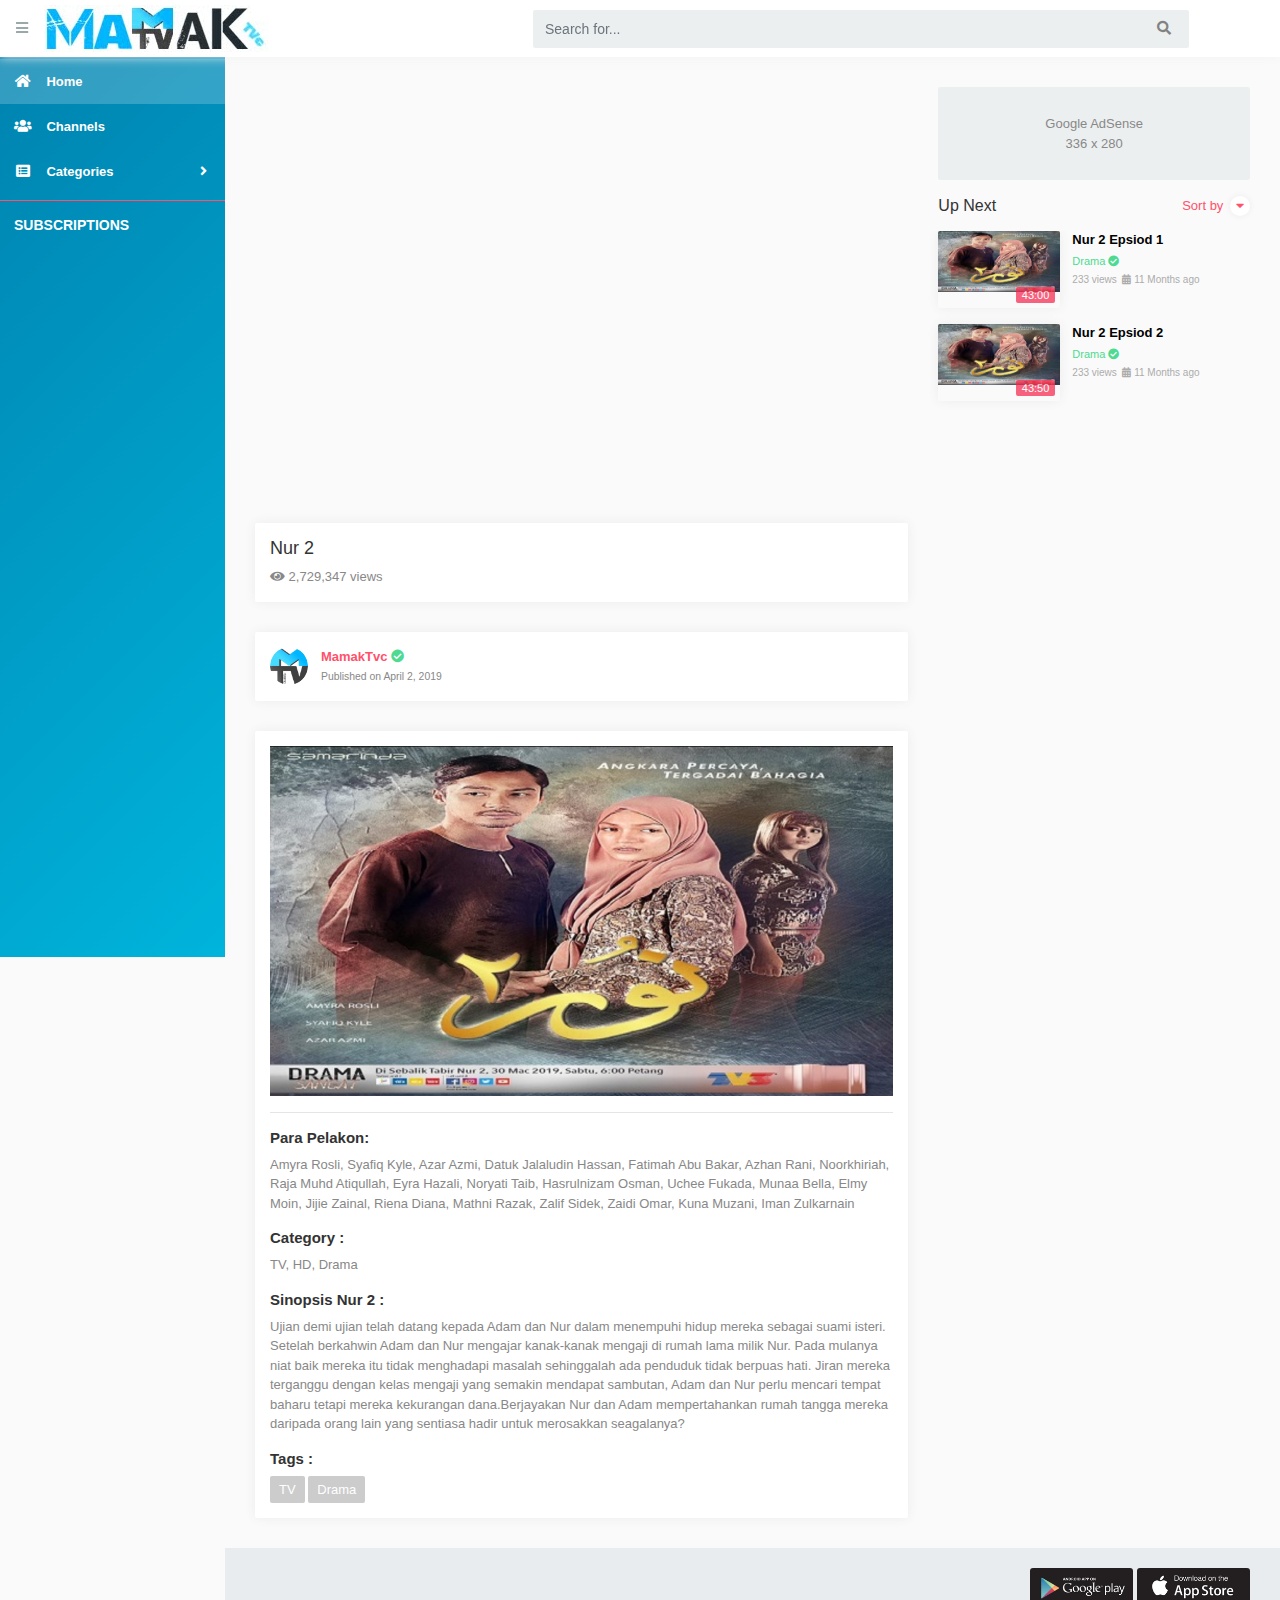
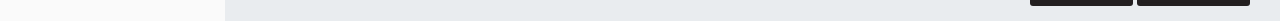
<file: Nur2/Episod_2.html>
<!DOCTYPE html>
<html lang="en"><head>
      <meta charset="utf-8">
      <meta http-equiv="X-UA-Compatible" content="IE=edge">
      <meta name="viewport" content="width=device-width, initial-scale=1, shrink-to-fit=no">
      <meta name="description" content="Nur 2">
      <meta name="author" content="mamaktvc">
      <title>Nur 2</title>
      <!-- Favicon Icon -->
      <link rel="icon" type="image/png" href="../img/favicon.png">
      <!-- Bootstrap core CSS-->
      <link href="../vendor/bootstrap/css/bootstrap.min.css" rel="stylesheet">
      <!-- Custom fonts for this template-->
      <link href="../vendor/fontawesome-free/css/all.min.css" rel="stylesheet" type="text/css">
      <!-- Custom styles for this template-->
      <link href="../css/osahan.css" rel="stylesheet">
      <!-- Owl Carousel -->
      <link rel="stylesheet" href="../vendor/owl-carousel/owl.carousel.css">
      <link rel="stylesheet" href="../vendor/owl-carousel/owl.theme.css">
   <script type="text/javascript" async="" src="https://www.google-analytics.com/analytics.js"></script><script src="https://www.googletagmanager.com/gtag/js?id=UA-120909275-1"></script></head>
   <body id="page-top" class="">
      <nav class="navbar navbar-expand navbar-light bg-white static-top osahan-nav sticky-top">
         &nbsp;&nbsp; 
         <button class="btn btn-link btn-sm text-secondary order-1 order-sm-0" id="sidebarToggle">
         <i class="fas fa-bars"></i>
         </button> &nbsp;&nbsp;
         <a class="navbar-brand mr-1" href="../index.html"><img class="img-fluid" alt="" src="../img/logo.png"></a>
         <!-- Navbar Search -->
         <form action="../index.html" class="d-none d-md-inline-block form-inline ml-auto mr-0 mr-md-5 my-2 my-md-0 osahan-navbar-search">
            <div class="input-group">
			
               <input type="text" class="form-control" placeholder="Search for...">
               <div class="input-group-append">
                  <button class="btn btn-light" type="button">
                  <i class="fas fa-search"></i> 
                  </button>
               </div>
            </div>
         </form>
         <!-- Navbar -->
         <ul class="navbar-nav ml-auto ml-md-0 osahan-right-navbar">
            
            
            
            
         </ul>
      </nav>
      <div id="wrapper">
         <!-- Sidebar -->
         <ul class="sidebar navbar-nav">
            <li class="nav-item active">
               <a class="nav-link" href="../index.html">
               <i class="fas fa-fw fa-home"></i>
               <span>Home</span>
               </a>
            </li>
            <li class="nav-item">
               <a class="nav-link" href="../channels.html">
               <i class="fas fa-fw fa-users"></i>
               <span>Channels</span>
               </a>
            </li>
            
            
            
            
            
            <li class="nav-item dropdown">
               <a class="nav-link dropdown-toggle" href="categories.html" role="button" data-toggle="dropdown" aria-haspopup="true" aria-expanded="false">
               <i class="fas fa-fw fa-list-alt"></i>
               <span>Categories</span>
               </a>
               <div class="dropdown-menu" x-placement="bottom-start" style="position: absolute; will-change: transform; top: 0px; left: 0px; transform: translate3d(5px, 37px, 0px);">
                  <a class="dropdown-item" href="../categories.html">Movie</a>
                  <a class="dropdown-item" href="../categories.html">Music</a>
                  <a class="dropdown-item" href="../categories.html">Television</a>
               </div>
            </li>
            <li class="nav-item channel-sidebar-list">
               <h6>SUBSCRIPTIONS</h6>
               <ul>
                  <li>
                     
                  </li>
                  
                  
               </ul>
            </li>
         </ul>
         <div id="content-wrapper">
            <div class="container-fluid pb-0">
               <div class="video-block section-padding">
                  <div class="row">
                     <div class="col-md-8">
                        <div class="single-video-left">
                           <div class="single-video">
							  <iframe src="https://flix555.com/embed-dhemstvzpp70.html" scrolling="no" frameborder="0" width="100%" height="430" allowfullscreen="true" webkitallowfullscreen="true" mozallowfullscreen="true"></iframe>
                           </div>
                           <div class="single-video-title box mb-3">
                              <h2><a href="#">Nur 2</a></h2>
                              <p class="mb-0"><i class="fas fa-eye"></i> 2,729,347 views</p>
                           </div>
                           <div class="single-video-author box mb-3">
                              
                              <img class="img-fluid" src="../img/favicon.png" alt="">
                              <p><a href="#"><strong>MamakTvc</strong></a> <span title="" data-placement="top" data-toggle="tooltip" data-original-title="Verified"><i class="fas fa-check-circle text-success"></i></span></p>
                              <small>Published on April 2, 2019</small>
                           </div>
                           <div class="single-video-info-content box mb-3">
						   <img src="../img/background8.png"  width="100%" height="350">
						   <hr>
                              <h6>Para Pelakon:</h6>
                              <p>Amyra Rosli, Syafiq Kyle, Azar Azmi, Datuk Jalaludin Hassan, Fatimah Abu Bakar, Azhan Rani, Noorkhiriah, Raja Muhd Atiqullah, Eyra Hazali, Noryati Taib, Hasrulnizam Osman, Uchee Fukada, Munaa Bella, Elmy Moin, Jijie Zainal, Riena Diana, Mathni Razak, Zalif Sidek, Zaidi Omar, Kuna Muzani, Iman Zulkarnain</p>
                              <h6>Category :</h6>
                              <p>TV, HD, Drama</p>
                              <h6>Sinopsis Nur 2 :</h6>
                              <p>Ujian demi ujian telah datang kepada Adam dan Nur dalam menempuhi hidup mereka sebagai suami isteri. Setelah berkahwin Adam dan Nur mengajar kanak-kanak mengaji di rumah lama milik Nur. Pada mulanya niat baik mereka itu tidak menghadapi masalah sehinggalah ada penduduk tidak berpuas hati. Jiran mereka terganggu dengan kelas mengaji yang semakin mendapat sambutan, Adam dan Nur perlu mencari tempat baharu tetapi mereka kekurangan dana.Berjayakan Nur dan Adam mempertahankan rumah tangga mereka daripada orang lain yang sentiasa hadir untuk merosakkan seagalanya?</p>
                              <h6>Tags :</h6>
                              <p class="tags mb-0">
                                 <span><a href="#">TV</a></span>
								 <span><a href="#">Drama</a></span>
                                 
                           </div>
                        </div>
                     </div>
                     <div class="col-md-4">
                        <div class="single-video-right">
                           <div class="row">
                              <div class="col-md-12">
                                 <div class="adblock">
                                    <div class="img">
                                       Google AdSense<br>
                                       336 x 280
                                    </div>
                                 </div>
                                 <div class="main-title">
                                    <div class="btn-group float-right right-action">
                                       <a href="#" class="right-action-link text-gray" data-toggle="dropdown" aria-haspopup="true" aria-expanded="false">
                                       Sort by <i class="fa fa-caret-down" aria-hidden="true"></i>
                                       </a>
                                       <div class="dropdown-menu dropdown-menu-right" x-placement="bottom-end" style="position: absolute; will-change: transform; top: 0px; left: 0px; transform: translate3d(67px, 21px, 0px);">
                                          <a class="dropdown-item" href="#"><i class="fas fa-fw fa-star"></i> &nbsp; Top Rated</a>
                                          <a class="dropdown-item" href="#"><i class="fas fa-fw fa-signal"></i> &nbsp; Viewed</a>
                                          <a class="dropdown-item" href="#"><i class="fas fa-fw fa-times-circle"></i> &nbsp; Close</a>
                                       </div>
                                    </div>
                                    <h6>Up Next</h6>
                                 </div>
                              </div>
							  <!--VERTICAL SCROLL MENU-->
							  <style>
							  .vertical-menu {
							  width: 100%;
							  height: 400px;
							  overflow-y: auto;
							  </style>
                              <div class="col-md-12 vertical-menu">
                                 <div class="video-card video-card-list">
                                    <div class="video-card-image">
                                       <a class="play-icon" href="Episod_1.html"><i class="fas fa-play-circle"></i></a>
                                       <a href="Episod_1.html"><img class="img-fluid" src="../img/background8.png" alt=""></a>
                                       <div class="time">43:00</div>
                                    </div>
                                    <div class="video-card-body">
                                       <div class="btn-group float-right right-action">
                                          <a href="#" class="right-action-link text-gray" data-toggle="dropdown" aria-haspopup="true" aria-expanded="false">
                                          <i class="fa fa-ellipsis-v" aria-hidden="true"></i>
                                          </a>
                                          <div class="dropdown-menu dropdown-menu-right">
                                             <a class="dropdown-item" href="#"><i class="fas fa-fw fa-star"></i> &nbsp; Top Rated</a>
                                             <a class="dropdown-item" href="#"><i class="fas fa-fw fa-signal"></i> &nbsp; Viewed</a>
                                             <a class="dropdown-item" href="#"><i class="fas fa-fw fa-times-circle"></i> &nbsp; Close</a>
                                          </div>
                                       </div>
                                       <div class="video-title">
                                          <a href="#">Nur 2 Epsiod 1</a>
                                       </div>
                                       <div class="video-page text-success">
                                          Drama  <a title="" data-placement="top" data-toggle="tooltip" href="#" data-original-title="Verified"><i class="fas fa-check-circle text-success"></i></a>
                                       </div>
                                       <div class="video-view">
                                          233 views &nbsp;<i class="fas fa-calendar-alt"></i> 11 Months ago
                                       </div>
                                    </div>
                                 </div>
                                 <div class="video-card video-card-list">
                                    <div class="video-card-image">
                                       <a class="play-icon" href="Episod_2.html"><i class="fas fa-play-circle"></i></a>
                                       <a href="#"><img class="img-fluid" src="../img/background8.png" alt=""></a>
                                       <div class="time">43:50</div>
                                    </div>
                                    <div class="video-card-body">
                                       <div class="btn-group float-right right-action">
                                          <a href="#" class="right-action-link text-gray" data-toggle="dropdown" aria-haspopup="true" aria-expanded="false">
                                          <i class="fa fa-ellipsis-v" aria-hidden="true"></i>
                                          </a>
                                          <div class="dropdown-menu dropdown-menu-right">
                                             <a class="dropdown-item" href="#"><i class="fas fa-fw fa-star"></i> &nbsp; Top Rated</a>
                                             <a class="dropdown-item" href="#"><i class="fas fa-fw fa-signal"></i> &nbsp; Viewed</a>
                                             <a class="dropdown-item" href="#"><i class="fas fa-fw fa-times-circle"></i> &nbsp; Close</a>
                                          </div>
                                       </div>
                                       <div class="video-title">
                                          <a href="#">Nur 2 Epsiod 2</a>
                                       </div>
                                       <div class="video-page text-success">
                                          Drama  <a title="" data-placement="top" data-toggle="tooltip" href="#" data-original-title="Verified"><i class="fas fa-check-circle text-success"></i></a>
                                       </div>
                                       <div class="video-view">
                                          233 views &nbsp;<i class="fas fa-calendar-alt"></i> 11 Months ago
                                       </div>
                                    </div>
                                 </div>
							<!--
                                 <div class="video-card video-card-list">
                                    <div class="video-card-image">
                                       <a class="play-icon" href="Episod_3.html"><i class="fas fa-play-circle"></i></a>
                                       <a href="#"><img class="img-fluid" src="../img/background8.png" alt=""></a>
                                       <div class="time">43:50</div>
                                    </div>
                                    <div class="video-card-body">
                                       <div class="btn-group float-right right-action">
                                          <a href="#" class="right-action-link text-gray" data-toggle="dropdown" aria-haspopup="true" aria-expanded="false">
                                          <i class="fa fa-ellipsis-v" aria-hidden="true"></i>
                                          </a>
                                          <div class="dropdown-menu dropdown-menu-right">
                                             <a class="dropdown-item" href="#"><i class="fas fa-fw fa-star"></i> &nbsp; Top Rated</a>
                                             <a class="dropdown-item" href="#"><i class="fas fa-fw fa-signal"></i> &nbsp; Viewed</a>
                                             <a class="dropdown-item" href="#"><i class="fas fa-fw fa-times-circle"></i> &nbsp; Close</a>
                                          </div>
                                       </div>
                                       <div class="video-title">
                                          <a href="#">Nur 2 Epsiod 3</a>
                                       </div>
                                       <div class="video-page text-success">
                                          Drama  <a title="" data-placement="top" data-toggle="tooltip" href="#" data-original-title="Verified"><i class="fas fa-check-circle text-success"></i></a>
                                       </div>
                                       <div class="video-view">
                                          233 views &nbsp;<i class="fas fa-calendar-alt"></i> 11 Months ago
                                       </div>
                                    </div>
                                 </div>
                                 <div class="video-card video-card-list">
                                    <div class="video-card-image">
                                       <a class="play-icon" href="Episod_4.html"><i class="fas fa-play-circle"></i></a>
                                       <a href="#"><img class="img-fluid" src="../img/background8.png" alt=""></a>
                                       <div class="time">43:50</div>
                                    </div>
                                    <div class="video-card-body">
                                       <div class="btn-group float-right right-action">
                                          <a href="#" class="right-action-link text-gray" data-toggle="dropdown" aria-haspopup="true" aria-expanded="false">
                                          <i class="fa fa-ellipsis-v" aria-hidden="true"></i>
                                          </a>
                                          <div class="dropdown-menu dropdown-menu-right">
                                             <a class="dropdown-item" href="#"><i class="fas fa-fw fa-star"></i> &nbsp; Top Rated</a>
                                             <a class="dropdown-item" href="#"><i class="fas fa-fw fa-signal"></i> &nbsp; Viewed</a>
                                             <a class="dropdown-item" href="#"><i class="fas fa-fw fa-times-circle"></i> &nbsp; Close</a>
                                          </div>
                                       </div>
                                       <div class="video-title">
                                          <a href="#">Nur 2 Epsiod 4</a>
                                       </div>
                                       <div class="video-page text-success">
                                          Drama  <a title="" data-placement="top" data-toggle="tooltip" href="#" data-original-title="Verified"><i class="fas fa-check-circle text-success"></i></a>
                                       </div>
                                       <div class="video-view">
                                          233 views &nbsp;<i class="fas fa-calendar-alt"></i> 11 Months ago
                                       </div>
                                    </div>
                                 </div>
                                 <div class="video-card video-card-list">
                                    <div class="video-card-image">
                                       <a class="play-icon" href="Episod_5.html"><i class="fas fa-play-circle"></i></a>
                                       <a href="#"><img class="img-fluid" src="../img/background8.png" alt=""></a>
                                       <div class="time">43:50</div>
                                    </div>
                                    <div class="video-card-body">
                                       <div class="btn-group float-right right-action">
                                          <a href="#" class="right-action-link text-gray" data-toggle="dropdown" aria-haspopup="true" aria-expanded="false">
                                          <i class="fa fa-ellipsis-v" aria-hidden="true"></i>
                                          </a>
                                          <div class="dropdown-menu dropdown-menu-right">
                                             <a class="dropdown-item" href="#"><i class="fas fa-fw fa-star"></i> &nbsp; Top Rated</a>
                                             <a class="dropdown-item" href="#"><i class="fas fa-fw fa-signal"></i> &nbsp; Viewed</a>
                                             <a class="dropdown-item" href="#"><i class="fas fa-fw fa-times-circle"></i> &nbsp; Close</a>
                                          </div>
                                       </div>
                                       <div class="video-title">
                                          <a href="#">Nur 2 Epsiod 5</a>
                                       </div>
                                       <div class="video-page text-success">
                                          Drama  <a title="" data-placement="top" data-toggle="tooltip" href="#" data-original-title="Verified"><i class="fas fa-check-circle text-success"></i></a>
                                       </div>
                                       <div class="video-view">
                                          233 views &nbsp;<i class="fas fa-calendar-alt"></i> 11 Months ago
                                       </div>
                                    </div>
                                 </div>
                                 <div class="video-card video-card-list">
                                    <div class="video-card-image">
                                       <a class="play-icon" href="Episod_6.html"><i class="fas fa-play-circle"></i></a>
                                       <a href="#"><img class="img-fluid" src="../img/background8.png" alt=""></a>
                                       <div class="time">43:50</div>
                                    </div>
                                    <div class="video-card-body">
                                       <div class="btn-group float-right right-action">
                                          <a href="#" class="right-action-link text-gray" data-toggle="dropdown" aria-haspopup="true" aria-expanded="false">
                                          <i class="fa fa-ellipsis-v" aria-hidden="true"></i>
                                          </a>
                                          <div class="dropdown-menu dropdown-menu-right">
                                             <a class="dropdown-item" href="#"><i class="fas fa-fw fa-star"></i> &nbsp; Top Rated</a>
                                             <a class="dropdown-item" href="#"><i class="fas fa-fw fa-signal"></i> &nbsp; Viewed</a>
                                             <a class="dropdown-item" href="#"><i class="fas fa-fw fa-times-circle"></i> &nbsp; Close</a>
                                          </div>
                                       </div>
                                       <div class="video-title">
                                          <a href="#">Nur 2 Epsiod 6</a>
                                       </div>
                                       <div class="video-page text-success">
                                          Drama  <a title="" data-placement="top" data-toggle="tooltip" href="#" data-original-title="Verified"><i class="fas fa-check-circle text-success"></i></a>
                                       </div>
                                       <div class="video-view">
                                          153 views &nbsp;<i class="fas fa-calendar-alt"></i> 3 Weeks ago
                                       </div>
                                    </div>
                                 </div>
                                 <div class="adblock mt-0">
                                    <div class="img">
                                       Google AdSense<br>
                                       336 x 280
                                    </div>
                                 </div>
                                 <div class="video-card video-card-list">
                                    <div class="video-card-image">
                                       <a class="play-icon" href="Episod_7.html"><i class="fas fa-play-circle"></i></a>
                                       <a href="#"><img class="img-fluid" src="../img/background8.png" alt=""></a>
                                       <div class="time">43:50</div>
                                    </div>
                                    <div class="video-card-body">
                                       <div class="btn-group float-right right-action">
                                          <a href="#" class="right-action-link text-gray" data-toggle="dropdown" aria-haspopup="true" aria-expanded="false">
                                          <i class="fa fa-ellipsis-v" aria-hidden="true"></i>
                                          </a>
                                          <div class="dropdown-menu dropdown-menu-right">
                                             <a class="dropdown-item" href="#"><i class="fas fa-fw fa-star"></i> &nbsp; Top Rated</a>
                                             <a class="dropdown-item" href="#"><i class="fas fa-fw fa-signal"></i> &nbsp; Viewed</a>
                                             <a class="dropdown-item" href="#"><i class="fas fa-fw fa-times-circle"></i> &nbsp; Close</a>
                                          </div>
                                       </div>
                                       <div class="video-title">
                                          <a href="#">Nur 2 Epsiod 7</a>
                                       </div>
                                       <div class="video-page text-success">
                                          Drama  <a title="" data-placement="top" data-toggle="tooltip" href="#" data-original-title="Verified"><i class="fas fa-check-circle text-success"></i></a>
                                       </div>
                                       <div class="video-view">
                                          133 views &nbsp;<i class="fas fa-calendar-alt"></i> 1 Months ago
										  </div>
                                    </div>
                                 </div>
                                 <div class="video-card video-card-list">
                                    <div class="video-card-image">
                                       <a class="play-icon" href="Episod_8.html"><i class="fas fa-play-circle"></i></a>
                                       <a href="#"><img class="img-fluid" src="../img/background8.png" alt=""></a>
                                       <div class="time">43:50</div>
                                    </div>
                                    <div class="video-card-body">
                                       <div class="btn-group float-right right-action">
                                          <a href="#" class="right-action-link text-gray" data-toggle="dropdown" aria-haspopup="true" aria-expanded="false">
                                          <i class="fa fa-ellipsis-v" aria-hidden="true"></i>
                                          </a>
                                          <div class="dropdown-menu dropdown-menu-right">
                                             <a class="dropdown-item" href="#"><i class="fas fa-fw fa-star"></i> &nbsp; Top Rated</a>
                                             <a class="dropdown-item" href="#"><i class="fas fa-fw fa-signal"></i> &nbsp; Viewed</a>
                                             <a class="dropdown-item" href="#"><i class="fas fa-fw fa-times-circle"></i> &nbsp; Close</a>
                                          </div>
                                       </div>
                                       <div class="video-title">
                                          <a href="#">Nur 2 Epsiod 8</a>
                                       </div>
                                       <div class="video-page text-success">
                                          Drama  <a title="" data-placement="top" data-toggle="tooltip" href="#" data-original-title="Verified"><i class="fas fa-check-circle text-success"></i></a>
                                       </div>
                                       <div class="video-view">
                                          233 views &nbsp;<i class="fas fa-calendar-alt"></i> 11 Months ago
										  </div>
                                    </div>
                                 </div>
                                 <div class="video-card video-card-list">
                                    <div class="video-card-image">
                                       <a class="play-icon" href="Episod_9.html"><i class="fas fa-play-circle"></i></a>
                                       <a href="#"><img class="img-fluid" src="../img/background8.png" alt=""></a>
                                       <div class="time">43:50</div>
                                    </div>
                                    <div class="video-card-body">
                                       <div class="btn-group float-right right-action">
                                          <a href="#" class="right-action-link text-gray" data-toggle="dropdown" aria-haspopup="true" aria-expanded="false">
                                          <i class="fa fa-ellipsis-v" aria-hidden="true"></i>
                                          </a>
                                          <div class="dropdown-menu dropdown-menu-right">
                                             <a class="dropdown-item" href="#"><i class="fas fa-fw fa-star"></i> &nbsp; Top Rated</a>
                                             <a class="dropdown-item" href="#"><i class="fas fa-fw fa-signal"></i> &nbsp; Viewed</a>
                                             <a class="dropdown-item" href="#"><i class="fas fa-fw fa-times-circle"></i> &nbsp; Close</a>
                                          </div>
                                       </div>
                                       <div class="video-title">
                                          <a href="#">Nur 2 Epsiod 9</a>
                                       </div>
                                       <div class="video-page text-success">
                                          Drama  <a title="" data-placement="top" data-toggle="tooltip" href="#" data-original-title="Verified"><i class="fas fa-check-circle text-success"></i></a>
                                       </div>
                                       <div class="video-view">
                                          233 views &nbsp;<i class="fas fa-calendar-alt"></i> 11 Months ago
										  </div>
                                    </div>
                                 </div>
						
                                 <div class="video-card video-card-list">
                                    <div class="video-card-image">
                                       <a class="play-icon" href="Episod_10.html"><i class="fas fa-play-circle"></i></a>
                                       <a href="#"><img class="img-fluid" src="../img/background8.png" alt=""></a>
                                       <div class="time">43:50</div>
                                    </div>
                                    <div class="video-card-body">
                                       <div class="btn-group float-right right-action">
                                          <a href="#" class="right-action-link text-gray" data-toggle="dropdown" aria-haspopup="true" aria-expanded="false">
                                          <i class="fa fa-ellipsis-v" aria-hidden="true"></i>
                                          </a>
                                          <div class="dropdown-menu dropdown-menu-right">
                                             <a class="dropdown-item" href="#"><i class="fas fa-fw fa-star"></i> &nbsp; Top Rated</a>
                                             <a class="dropdown-item" href="#"><i class="fas fa-fw fa-signal"></i> &nbsp; Viewed</a>
                                             <a class="dropdown-item" href="#"><i class="fas fa-fw fa-times-circle"></i> &nbsp; Close</a>
                                          </div>
                                       </div>
                                       <div class="video-title">
                                          <a href="#">Nur 2 Epsiod 10</a>
                                       </div>
                                       <div class="video-page text-success">
                                          Drama  <a title="" data-placement="top" data-toggle="tooltip" href="#" data-original-title="Verified"><i class="fas fa-check-circle text-success"></i></a>
                                       </div>
                                       <div class="video-view">
                                          233 views &nbsp;<i class="fas fa-calendar-alt"></i> 11 Months ago
										  </div>
                                    </div>
                                 </div>
								 <!--
                                 <div class="video-card video-card-list">
                                    <div class="video-card-image">
                                       <a class="play-icon" href="Episod_11.html"><i class="fas fa-play-circle"></i></a>
                                       <a href="#"><img class="img-fluid" src="../img/background8.png" alt=""></a>
                                       <div class="time">43:50</div>
                                    </div>
                                    <div class="video-card-body">
                                       <div class="btn-group float-right right-action">
                                          <a href="#" class="right-action-link text-gray" data-toggle="dropdown" aria-haspopup="true" aria-expanded="false">
                                          <i class="fa fa-ellipsis-v" aria-hidden="true"></i>
                                          </a>
                                          <div class="dropdown-menu dropdown-menu-right">
                                             <a class="dropdown-item" href="#"><i class="fas fa-fw fa-star"></i> &nbsp; Top Rated</a>
                                             <a class="dropdown-item" href="#"><i class="fas fa-fw fa-signal"></i> &nbsp; Viewed</a>
                                             <a class="dropdown-item" href="#"><i class="fas fa-fw fa-times-circle"></i> &nbsp; Close</a>
                                          </div>
                                       </div>
                                       <div class="video-title">
                                          <a href="#">Nur 2 Epsiod 11</a>
                                       </div>
                                       <div class="video-page text-success">
                                          Drama  <a title="" data-placement="top" data-toggle="tooltip" href="#" data-original-title="Verified"><i class="fas fa-check-circle text-success"></i></a>
                                       </div>
                                       <div class="video-view">
                                          233 views &nbsp;<i class="fas fa-calendar-alt"></i> 11 Months ago
										  </div>
                                    </div>
                                 </div>
                                 <div class="video-card video-card-list">
                                    <div class="video-card-image">
                                       <a class="play-icon" href="Episod_12.html"><i class="fas fa-play-circle"></i></a>
                                       <a href="#"><img class="img-fluid" src="../img/background8.png" alt=""></a>
                                       <div class="time">43:50</div>
                                    </div>
                                    <div class="video-card-body">
                                       <div class="btn-group float-right right-action">
                                          <a href="#" class="right-action-link text-gray" data-toggle="dropdown" aria-haspopup="true" aria-expanded="false">
                                          <i class="fa fa-ellipsis-v" aria-hidden="true"></i>
                                          </a>
                                          <div class="dropdown-menu dropdown-menu-right">
                                             <a class="dropdown-item" href="#"><i class="fas fa-fw fa-star"></i> &nbsp; Top Rated</a>
                                             <a class="dropdown-item" href="#"><i class="fas fa-fw fa-signal"></i> &nbsp; Viewed</a>
                                             <a class="dropdown-item" href="#"><i class="fas fa-fw fa-times-circle"></i> &nbsp; Close</a>
                                          </div>
                                       </div>
                                       <div class="video-title">
                                          <a href="#">Nur 2 Epsiod 12</a>
                                       </div>
                                       <div class="video-page text-success">
                                          Drama  <a title="" data-placement="top" data-toggle="tooltip" href="#" data-original-title="Verified"><i class="fas fa-check-circle text-success"></i></a>
                                       </div>
                                       <div class="video-view">
                                          233 views &nbsp;<i class="fas fa-calendar-alt"></i> 11 Months ago
										  </div>
                                    </div>
                                 </div>
                                 <div class="video-card video-card-list">
                                    <div class="video-card-image">
                                       <a class="play-icon" href="Episod_13.html"><i class="fas fa-play-circle"></i></a>
                                       <a href="#"><img class="img-fluid" src="../img/background8.png" alt=""></a>
                                       <div class="time">43:50</div>
                                    </div>
                                    <div class="video-card-body">
                                       <div class="btn-group float-right right-action">
                                          <a href="#" class="right-action-link text-gray" data-toggle="dropdown" aria-haspopup="true" aria-expanded="false">
                                          <i class="fa fa-ellipsis-v" aria-hidden="true"></i>
                                          </a>
                                          <div class="dropdown-menu dropdown-menu-right">
                                             <a class="dropdown-item" href="#"><i class="fas fa-fw fa-star"></i> &nbsp; Top Rated</a>
                                             <a class="dropdown-item" href="#"><i class="fas fa-fw fa-signal"></i> &nbsp; Viewed</a>
                                             <a class="dropdown-item" href="#"><i class="fas fa-fw fa-times-circle"></i> &nbsp; Close</a>
                                          </div>
                                       </div>
                                       <div class="video-title">
                                          <a href="#">Nur 2 Epsiod 13</a>
                                       </div>
                                       <div class="video-page text-success">
                                          Drama  <a title="" data-placement="top" data-toggle="tooltip" href="#" data-original-title="Verified"><i class="fas fa-check-circle text-success"></i></a>
                                       </div>
                                       <div class="video-view">
                                          233 views &nbsp;<i class="fas fa-calendar-alt"></i> 11 Months ago
										  </div>
                                    </div>
                                 </div>
                                 <div class="video-card video-card-list">
                                    <div class="video-card-image">
                                       <a class="play-icon" href="Episod_14.html"><i class="fas fa-play-circle"></i></a>
                                       <a href="#"><img class="img-fluid" src="../img/background8.png" alt=""></a>
                                       <div class="time">43:50</div>
                                    </div>
                                    <div class="video-card-body">
                                       <div class="btn-group float-right right-action">
                                          <a href="#" class="right-action-link text-gray" data-toggle="dropdown" aria-haspopup="true" aria-expanded="false">
                                          <i class="fa fa-ellipsis-v" aria-hidden="true"></i>
                                          </a>
                                          <div class="dropdown-menu dropdown-menu-right">
                                             <a class="dropdown-item" href="#"><i class="fas fa-fw fa-star"></i> &nbsp; Top Rated</a>
                                             <a class="dropdown-item" href="#"><i class="fas fa-fw fa-signal"></i> &nbsp; Viewed</a>
                                             <a class="dropdown-item" href="#"><i class="fas fa-fw fa-times-circle"></i> &nbsp; Close</a>
                                          </div>
                                       </div>
                                       <div class="video-title">
                                          <a href="#">Nur 2 Epsiod 14</a>
                                       </div>
                                       <div class="video-page text-success">
                                          Drama  <a title="" data-placement="top" data-toggle="tooltip" href="#" data-original-title="Verified"><i class="fas fa-check-circle text-success"></i></a>
                                       </div>
                                       <div class="video-view">
                                          233 views &nbsp;<i class="fas fa-calendar-alt"></i> 11 Months ago
										  </div>
                                    </div>
                                 </div>
                                 <div class="video-card video-card-list">
                                    <div class="video-card-image">
                                       <a class="play-icon" href="Episod_15.html"><i class="fas fa-play-circle"></i></a>
                                       <a href="#"><img class="img-fluid" src="../img/background8.png" alt=""></a>
                                       <div class="time">43:50</div>
                                    </div>
                                    <div class="video-card-body">
                                       <div class="btn-group float-right right-action">
                                          <a href="#" class="right-action-link text-gray" data-toggle="dropdown" aria-haspopup="true" aria-expanded="false">
                                          <i class="fa fa-ellipsis-v" aria-hidden="true"></i>
                                          </a>
                                          <div class="dropdown-menu dropdown-menu-right">
                                             <a class="dropdown-item" href="#"><i class="fas fa-fw fa-star"></i> &nbsp; Top Rated</a>
                                             <a class="dropdown-item" href="#"><i class="fas fa-fw fa-signal"></i> &nbsp; Viewed</a>
                                             <a class="dropdown-item" href="#"><i class="fas fa-fw fa-times-circle"></i> &nbsp; Close</a>
                                          </div>
                                       </div>
                                       <div class="video-title">
                                          <a href="#">Nur 2 Epsiod 15</a>
                                       </div>
                                       <div class="video-page text-success">
                                          Drama  <a title="" data-placement="top" data-toggle="tooltip" href="#" data-original-title="Verified"><i class="fas fa-check-circle text-success"></i></a>
                                       </div>
                                       <div class="video-view">
                                          233 views &nbsp;<i class="fas fa-calendar-alt"></i> 11 Months ago
										  </div>
                                    </div>
                                 </div>
                                 <div class="video-card video-card-list">
                                    <div class="video-card-image">
                                       <a class="play-icon" href="Episod_16.html"><i class="fas fa-play-circle"></i></a>
                                       <a href="#"><img class="img-fluid" src="../img/background8.png" alt=""></a>
                                       <div class="time">43:50</div>
                                    </div>
                                    <div class="video-card-body">
                                       <div class="btn-group float-right right-action">
                                          <a href="#" class="right-action-link text-gray" data-toggle="dropdown" aria-haspopup="true" aria-expanded="false">
                                          <i class="fa fa-ellipsis-v" aria-hidden="true"></i>
                                          </a>
                                          <div class="dropdown-menu dropdown-menu-right">
                                             <a class="dropdown-item" href="#"><i class="fas fa-fw fa-star"></i> &nbsp; Top Rated</a>
                                             <a class="dropdown-item" href="#"><i class="fas fa-fw fa-signal"></i> &nbsp; Viewed</a>
                                             <a class="dropdown-item" href="#"><i class="fas fa-fw fa-times-circle"></i> &nbsp; Close</a>
                                          </div>
                                       </div>
                                       <div class="video-title">
                                          <a href="#">Nur 2 Epsiod 16</a>
                                       </div>
                                       <div class="video-page text-success">
                                          Drama  <a title="" data-placement="top" data-toggle="tooltip" href="#" data-original-title="Verified"><i class="fas fa-check-circle text-success"></i></a>
                                       </div>
                                       <div class="video-view">
                                          233 views &nbsp;<i class="fas fa-calendar-alt"></i> 11 Months ago
										  </div>
                                    </div>
                                 </div>
                                 <div class="video-card video-card-list">
                                    <div class="video-card-image">
                                       <a class="play-icon" href="Episod_17.html"><i class="fas fa-play-circle"></i></a>
                                       <a href="#"><img class="img-fluid" src="../img/background8.png" alt=""></a>
                                       <div class="time">43:50</div>
                                    </div>
                                    <div class="video-card-body">
                                       <div class="btn-group float-right right-action">
                                          <a href="#" class="right-action-link text-gray" data-toggle="dropdown" aria-haspopup="true" aria-expanded="false">
                                          <i class="fa fa-ellipsis-v" aria-hidden="true"></i>
                                          </a>
                                          <div class="dropdown-menu dropdown-menu-right">
                                             <a class="dropdown-item" href="#"><i class="fas fa-fw fa-star"></i> &nbsp; Top Rated</a>
                                             <a class="dropdown-item" href="#"><i class="fas fa-fw fa-signal"></i> &nbsp; Viewed</a>
                                             <a class="dropdown-item" href="#"><i class="fas fa-fw fa-times-circle"></i> &nbsp; Close</a>
                                          </div>
                                       </div>
                                       <div class="video-title">
                                          <a href="#">Nur 2 Epsiod 17</a>
                                       </div>
                                       <div class="video-page text-success">
                                          Drama  <a title="" data-placement="top" data-toggle="tooltip" href="#" data-original-title="Verified"><i class="fas fa-check-circle text-success"></i></a>
                                       </div>
                                       <div class="video-view">
                                          233 views &nbsp;<i class="fas fa-calendar-alt"></i> 11 Months ago
										  </div>
                                    </div>
                                 </div>
                                 <div class="video-card video-card-list">
                                    <div class="video-card-image">
                                       <a class="play-icon" href="Episod_18.html"><i class="fas fa-play-circle"></i></a>
                                       <a href="#"><img class="img-fluid" src="../img/background8.png" alt=""></a>
                                       <div class="time">43:50</div>
                                    </div>
                                    <div class="video-card-body">
                                       <div class="btn-group float-right right-action">
                                          <a href="#" class="right-action-link text-gray" data-toggle="dropdown" aria-haspopup="true" aria-expanded="false">
                                          <i class="fa fa-ellipsis-v" aria-hidden="true"></i>
                                          </a>
                                          <div class="dropdown-menu dropdown-menu-right">
                                             <a class="dropdown-item" href="#"><i class="fas fa-fw fa-star"></i> &nbsp; Top Rated</a>
                                             <a class="dropdown-item" href="#"><i class="fas fa-fw fa-signal"></i> &nbsp; Viewed</a>
                                             <a class="dropdown-item" href="#"><i class="fas fa-fw fa-times-circle"></i> &nbsp; Close</a>
                                          </div>
                                       </div>
                                       <div class="video-title">
                                          <a href="#">Nur 2 Epsiod 18</a>
                                       </div>
                                       <div class="video-page text-success">
                                          Drama  <a title="" data-placement="top" data-toggle="tooltip" href="#" data-original-title="Verified"><i class="fas fa-check-circle text-success"></i></a>
                                       </div>
                                       <div class="video-view">
                                          233 views &nbsp;<i class="fas fa-calendar-alt"></i> 11 Months ago
										  </div>
                                    </div>
                                 </div>
                                 <div class="video-card video-card-list">
                                    <div class="video-card-image">
                                       <a class="play-icon" href="Episod_19.html"><i class="fas fa-play-circle"></i></a>
                                       <a href="#"><img class="img-fluid" src="../img/background8.png" alt=""></a>
                                       <div class="time">43:50</div>
                                    </div>
                                    <div class="video-card-body">
                                       <div class="btn-group float-right right-action">
                                          <a href="#" class="right-action-link text-gray" data-toggle="dropdown" aria-haspopup="true" aria-expanded="false">
                                          <i class="fa fa-ellipsis-v" aria-hidden="true"></i>
                                          </a>
                                          <div class="dropdown-menu dropdown-menu-right">
                                             <a class="dropdown-item" href="#"><i class="fas fa-fw fa-star"></i> &nbsp; Top Rated</a>
                                             <a class="dropdown-item" href="#"><i class="fas fa-fw fa-signal"></i> &nbsp; Viewed</a>
                                             <a class="dropdown-item" href="#"><i class="fas fa-fw fa-times-circle"></i> &nbsp; Close</a>
                                          </div>
                                       </div>
                                       <div class="video-title">
                                          <a href="#">Nur 2 Epsiod 19</a>
                                       </div>
                                       <div class="video-page text-success">
                                          Drama  <a title="" data-placement="top" data-toggle="tooltip" href="#" data-original-title="Verified"><i class="fas fa-check-circle text-success"></i></a>
                                       </div>
                                       <div class="video-view">
                                          233 views &nbsp;<i class="fas fa-calendar-alt"></i> 11 Months ago
                                       </div>
                                    </div>
                                 </div> 
								 -->
								 
                              </div>
                           </div>
                        </div>
                     </div>
                  </div>
               </div>
            </div>
            <!-- /.container-fluid -->
            <!-- Sticky Footer -->
            <footer class="sticky-footer">
               <div class="container">
                  <div class="row no-gutters">
                     <div class="col-lg-6 col-sm-6">
                        
                     </div>
                     <div class="col-lg-6 col-sm-6 text-right">
                        <div class="app">
                           <a href="#"><img alt="" src="../img/google.png"></a>
                           <a href="#"><img alt="" src="../img/apple.png"></a>
                        </div>
                     </div>
                  </div>
               </div>
            </footer>
         </div>
         <!-- /.content-wrapper -->
      </div>
      <!-- /#wrapper -->
      <!-- Scroll to Top Button-->
      <a class="scroll-to-top rounded" href="#page-top" style="display: none;">
      <i class="fas fa-angle-up"></i>
      </a>
      <!-- Logout Modal-->
      <div class="modal fade" id="logoutModal" tabindex="-1" role="dialog" aria-labelledby="exampleModalLabel" aria-hidden="true">
         <div class="modal-dialog modal-sm modal-dialog-centered" role="document">
            <div class="modal-content">
               <div class="modal-header">
                  <h5 class="modal-title" id="exampleModalLabel">Ready to Leave?</h5>
                  <button class="close" type="button" data-dismiss="modal" aria-label="Close">
                  <span aria-hidden="true">�</span>
                  </button>
               </div>
               <div class="modal-body">Select "Logout" below if you are ready to end your current session.</div>
               <div class="modal-footer">
                  <button class="btn btn-secondary" type="button" data-dismiss="modal">Cancel</button>
                  <a class="btn btn-primary" href="/login.html">Logout</a>
               </div>
            </div>
         </div>
      </div>
      <!-- Bootstrap core JavaScript-->
      <script src="../vendor/jquery/jquery.min.js"></script>
      <script src="../vendor/bootstrap/js/bootstrap.bundle.min.js"></script>
      <!-- Core plugin JavaScript-->
      <script src="../vendor/jquery-easing/jquery.easing.min.js"></script>
      <!-- Owl Carousel -->
      <script src="../vendor/owl-carousel/owl.carousel.js"></script>
      <!-- Custom scripts for all pages-->
      <script src="../js/custom.js"></script>
   

</body></html>
</file>
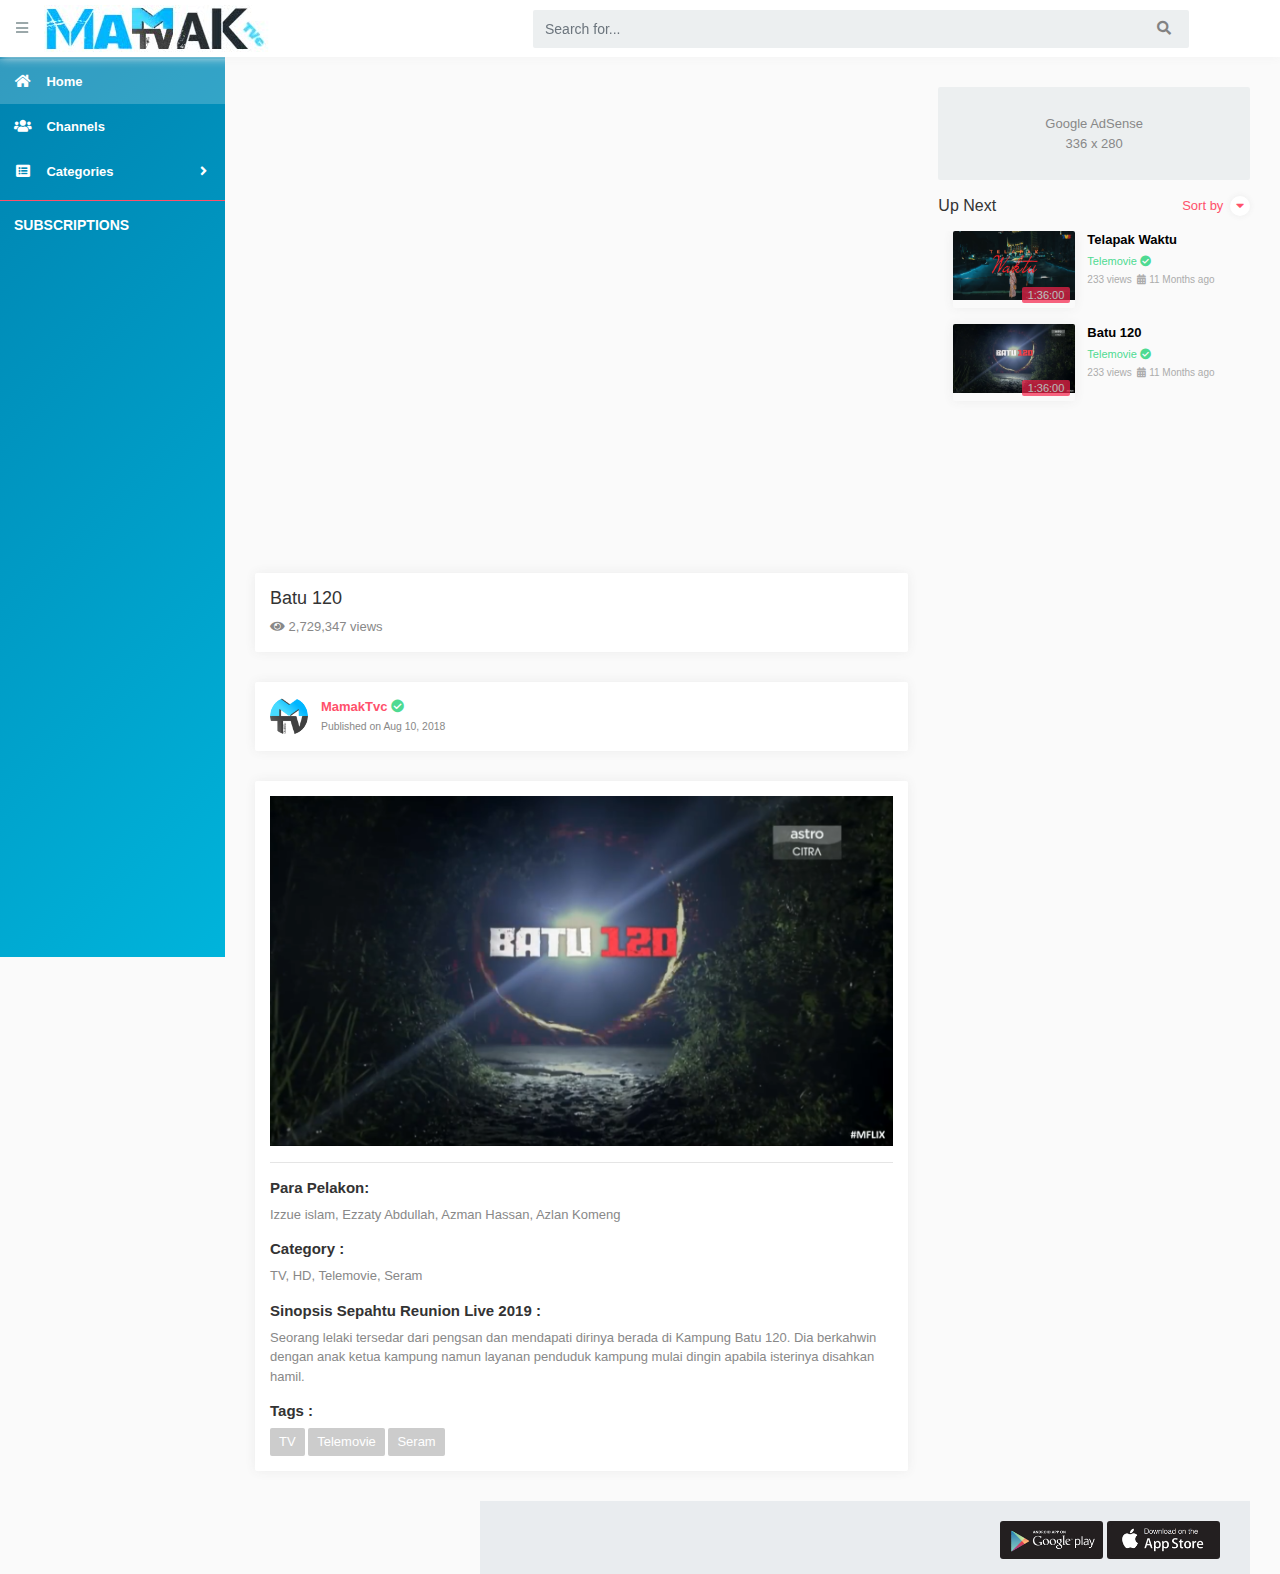
<file: Telemovie/Batu_120.html>
<!DOCTYPE html>
<html lang="en"><head>
      <meta charset="utf-8">
      <meta http-equiv="X-UA-Compatible" content="IE=edge">
      <meta name="viewport" content="width=device-width, initial-scale=1, shrink-to-fit=no">
      <meta name="description" content="Sepahtu Reunion Live 2019">
      <meta name="author" content="mamaktvc">
      <title>BATU 120</title>
      <!-- Favicon Icon -->
      <link rel="icon" type="image/png" href="/img/favicon.png">
      <!-- Bootstrap core CSS-->
      <link href="/vendor/bootstrap/css/bootstrap.min.css" rel="stylesheet">
      <!-- Custom fonts for this template-->
      <link href="/vendor/fontawesome-free/css/all.min.css" rel="stylesheet" type="text/css">
      <!-- Custom styles for this template-->
      <link href="/css/osahan.css" rel="stylesheet">
      <!-- Owl Carousel -->
      <link rel="stylesheet" href="/vendor/owl-carousel/owl.carousel.css">
      <link rel="stylesheet" href="/vendor/owl-carousel/owl.theme.css">
   <script type="text/javascript" async="" src="https://www.google-analytics.com/analytics.js"></script><script src="https://www.googletagmanager.com/gtag/js?id=UA-120909275-1"></script></head>
   <body id="page-top" class="">
      <nav class="navbar navbar-expand navbar-light bg-white static-top osahan-nav sticky-top">
         &nbsp;&nbsp; 
         <button class="btn btn-link btn-sm text-secondary order-1 order-sm-0" id="sidebarToggle">
         <i class="fas fa-bars"></i>
         </button> &nbsp;&nbsp;
         <a class="navbar-brand mr-1" href="/index.html"><img class="img-fluid" alt="" src="/img/logo.png"></a>
         <!-- Navbar Search -->
         <form class="d-none d-md-inline-block form-inline ml-auto mr-0 mr-md-5 my-2 my-md-0 osahan-navbar-search">
            <div class="input-group">
               <input type="text" class="form-control" id="myInput" placeholder="Search for...">
               <div class="input-group-append">
                  <button class="btn btn-light" type="button">
                  <i class="fas fa-search"></i> 
                  </button>
               </div>
            </div>
         </form>
         <!-- Navbar -->
         <ul class="navbar-nav ml-auto ml-md-0 osahan-right-navbar">
            
            
            
            
         </ul>
      </nav>
      <div id="wrapper">
         <!-- Sidebar -->
         <ul class="sidebar navbar-nav">
            <li class="nav-item active">
               <a class="nav-link" href="/index.html">
               <i class="fas fa-fw fa-home"></i>
               <span>Home</span>
               </a>
            </li>
            <li class="nav-item">
               <a class="nav-link" href="channels.html">
               <i class="fas fa-fw fa-users"></i>
               <span>Channels</span>
               </a>
            </li>
            
            
            
            
            
            <li class="nav-item dropdown">
               <a class="nav-link dropdown-toggle" href="/categories.html" role="button" data-toggle="dropdown" aria-haspopup="true" aria-expanded="false">
               <i class="fas fa-fw fa-list-alt"></i>
               <span>Categories</span>
               </a>
               <div class="dropdown-menu" x-placement="bottom-start" style="position: absolute; will-change: transform; top: 0px; left: 0px; transform: translate3d(5px, 37px, 0px);">
                  <a class="dropdown-item" href="/categories.html">Movie</a>
                  <a class="dropdown-item" href="/categories.html">Music</a>
                  <a class="dropdown-item" href="/categories.html">Television</a>
               </div>
            </li>
            <li class="nav-item channel-sidebar-list">
               <h6>SUBSCRIPTIONS</h6>
               <ul>
                  <li>
                     
                  </li>
                  
                  
               </ul>
            </li>
         </ul>
         <div id="content-wrapper">
            <div class="container-fluid pb-0">
               <div class="video-block section-padding">
                  <div class="row">
                     <div class="col-md-8">
                        <div class="single-video-left">
                           <div class="single-video">
                              <iframe src="https://www.rapidvideo.com/e/G1LTITCX3T" scrolling="no" frameborder="0" width="100%" height="480" allowfullscreen="true" webkitallowfullscreen="true" mozallowfullscreen="true"></iframe>
                           </div>
                           <div class="single-video-title box mb-3">
                              <h2><a href="#">Batu 120</a></h2>
                              <p class="mb-0"><i class="fas fa-eye"></i> 2,729,347 views</p>
                           </div>
                           <div class="single-video-author box mb-3">
                              
                              <img class="img-fluid" src="/img/favicon.png" alt="">
                              <p><a href="#"><strong>MamakTvc</strong></a> <span title="" data-placement="top" data-toggle="tooltip" data-original-title="Verified"><i class="fas fa-check-circle text-success"></i></span></p>
                              <small>Published on Aug 10, 2018</small>
                           </div>
                           <div class="single-video-info-content box mb-3">
						   <img src="/img/background3.png"  width="100%" height="350">
						   <hr>
                              <h6>Para Pelakon:</h6>
                              <p>Izzue islam, Ezzaty Abdullah, Azman Hassan, Azlan Komeng</p>
                              <h6>Category :</h6>
                              <p>TV, HD, Telemovie, Seram</p>
                              <h6>Sinopsis Sepahtu Reunion Live 2019 :</h6>
                              <p>Seorang lelaki tersedar dari pengsan dan mendapati dirinya berada di Kampung Batu 120. Dia berkahwin dengan anak ketua kampung namun layanan penduduk kampung mulai dingin apabila isterinya disahkan hamil.</p>
                              <h6>Tags :</h6>
                              <p class="tags mb-0">
                                 <span><a href="#">TV</a></span>
								 <span><a href="#">Telemovie</a></span>
								 <span><a href="#">Seram</a></span>
                                 
                           </div>
                        </div>
                     </div>
                     <div class="col-md-4">
                        <div class="single-video-right">
                           <div class="row">
                              <div class="col-md-12">
                                 <div class="adblock">
                                    <div class="img">
                                       Google AdSense<br>
                                       336 x 280
                                    </div>
                                 </div>
                                 <div class="main-title">
                                    <div class="btn-group float-right right-action">
                                       <a href="#" class="right-action-link text-gray" data-toggle="dropdown" aria-haspopup="true" aria-expanded="false">
                                       Sort by <i class="fa fa-caret-down" aria-hidden="true"></i>
                                       </a>
                                       <div class="dropdown-menu dropdown-menu-right" x-placement="bottom-end" style="position: absolute; will-change: transform; top: 0px; left: 0px; transform: translate3d(67px, 21px, 0px);">
                                          <a class="dropdown-item" href="#"><i class="fas fa-fw fa-star"></i> &nbsp; Top Rated</a>
                                          <a class="dropdown-item" href="#"><i class="fas fa-fw fa-signal"></i> &nbsp; Viewed</a>
                                          <a class="dropdown-item" href="#"><i class="fas fa-fw fa-times-circle"></i> &nbsp; Close</a>
                                       </div>
                                    </div>
                                    <h6>Up Next</h6>
                                 </div>
                              </div>
							  <!--VERTICAL SCROLL MENU-->
							  <style>
							  .vertical-menu {
							  width: 100%;
							  height: 400px;
							  overflow-y: auto;
							  </style>
                              <div class="col-md-12 vertical-menu"><div class="col-md-12 vertical-menu">
							  <div class="video-card video-card-list">
                                    <div class="video-card-image">
                                       <a class="play-icon" href="Telapak_waktu.html"><i class="fas fa-play-circle"></i></a>
                                       <a href="Telapak_waktu.html"><img class="img-fluid" src="/img/background4.png" alt=""></a>
                                       <div class="time">1:36:00</div>
                                    </div>
                                    <div class="video-card-body">
                                       <div class="btn-group float-right right-action">
                                          <a href="#" class="right-action-link text-gray" data-toggle="dropdown" aria-haspopup="true" aria-expanded="false">
                                          <i class="fa fa-ellipsis-v" aria-hidden="true"></i>
                                          </a>
                                          <div class="dropdown-menu dropdown-menu-right">
                                             <a class="dropdown-item" href="#"><i class="fas fa-fw fa-star"></i> &nbsp; Top Rated</a>
                                             <a class="dropdown-item" href="#"><i class="fas fa-fw fa-signal"></i> &nbsp; Viewed</a>
                                             <a class="dropdown-item" href="#"><i class="fas fa-fw fa-times-circle"></i> &nbsp; Close</a>
                                          </div>
                                       </div>
                                       <div class="video-title">
                                          <a href="#">Telapak Waktu</a>
                                       </div>
                                       <div class="video-page text-success">
                                          Telemovie  <a title="" data-placement="top" data-toggle="tooltip" href="#" data-original-title="Verified"><i class="fas fa-check-circle text-success"></i></a>
                                       </div>
                                       <div class="video-view">
                                          233 views &nbsp;<i class="fas fa-calendar-alt"></i> 11 Months ago
                                       </div>
                                    </div>
                                 </div>
                                 <div class="video-card video-card-list">
                                    <div class="video-card-image">
                                       <a class="play-icon" href="Batu_120.html"><i class="fas fa-play-circle"></i></a>
                                       <a href="Episod_1.html"><img class="img-fluid" src="/img/background3.png" alt=""></a>
                                       <div class="time">1:36:00</div>
                                    </div>
                                    <div class="video-card-body">
                                       <div class="btn-group float-right right-action">
                                          <a href="#" class="right-action-link text-gray" data-toggle="dropdown" aria-haspopup="true" aria-expanded="false">
                                          <i class="fa fa-ellipsis-v" aria-hidden="true"></i>
                                          </a>
                                          <div class="dropdown-menu dropdown-menu-right">
                                             <a class="dropdown-item" href="#"><i class="fas fa-fw fa-star"></i> &nbsp; Top Rated</a>
                                             <a class="dropdown-item" href="#"><i class="fas fa-fw fa-signal"></i> &nbsp; Viewed</a>
                                             <a class="dropdown-item" href="#"><i class="fas fa-fw fa-times-circle"></i> &nbsp; Close</a>
                                          </div>
                                       </div>
                                       <div class="video-title">
                                          <a href="#">Batu 120</a>
                                       </div>
                                       <div class="video-page text-success">
                                          Telemovie  <a title="" data-placement="top" data-toggle="tooltip" href="#" data-original-title="Verified"><i class="fas fa-check-circle text-success"></i></a>
                                       </div>
                                       <div class="video-view">
                                          233 views &nbsp;<i class="fas fa-calendar-alt"></i> 11 Months ago
                                       </div>
                                    </div>
                                 </div>
							<!--	 
                                 <div class="video-card video-card-list">
                                    <div class="video-card-image">
                                       <a class="play-icon" href="Episod_3.html"><i class="fas fa-play-circle"></i></a>
                                       <a href="#"><img class="img-fluid" src="img/background.png" alt=""></a>
                                       <div class="time">43:50</div>
                                    </div>
                                    <div class="video-card-body">
                                       <div class="btn-group float-right right-action">
                                          <a href="#" class="right-action-link text-gray" data-toggle="dropdown" aria-haspopup="true" aria-expanded="false">
                                          <i class="fa fa-ellipsis-v" aria-hidden="true"></i>
                                          </a>
                                          <div class="dropdown-menu dropdown-menu-right">
                                             <a class="dropdown-item" href="#"><i class="fas fa-fw fa-star"></i> &nbsp; Top Rated</a>
                                             <a class="dropdown-item" href="#"><i class="fas fa-fw fa-signal"></i> &nbsp; Viewed</a>
                                             <a class="dropdown-item" href="#"><i class="fas fa-fw fa-times-circle"></i> &nbsp; Close</a>
                                          </div>
                                       </div>
                                       <div class="video-title">
                                          <a href="#">Sepahtu Reunion Live 2019 Epsiod 3</a>
                                       </div>
                                       <div class="video-page text-success">
                                          Lawak  <a title="" data-placement="top" data-toggle="tooltip" href="#" data-original-title="Verified"><i class="fas fa-check-circle text-success"></i></a>
                                       </div>
                                       <div class="video-view">
                                          233 views &nbsp;<i class="fas fa-calendar-alt"></i> 11 Months ago
                                       </div>
                                    </div>
                                 </div>
                                 <div class="video-card video-card-list">
                                    <div class="video-card-image">
                                       <a class="play-icon" href="Episod_4.html"><i class="fas fa-play-circle"></i></a>
                                       <a href="#"><img class="img-fluid" src="img/background.png" alt=""></a>
                                       <div class="time">43:50</div>
                                    </div>
                                    <div class="video-card-body">
                                       <div class="btn-group float-right right-action">
                                          <a href="#" class="right-action-link text-gray" data-toggle="dropdown" aria-haspopup="true" aria-expanded="false">
                                          <i class="fa fa-ellipsis-v" aria-hidden="true"></i>
                                          </a>
                                          <div class="dropdown-menu dropdown-menu-right">
                                             <a class="dropdown-item" href="#"><i class="fas fa-fw fa-star"></i> &nbsp; Top Rated</a>
                                             <a class="dropdown-item" href="#"><i class="fas fa-fw fa-signal"></i> &nbsp; Viewed</a>
                                             <a class="dropdown-item" href="#"><i class="fas fa-fw fa-times-circle"></i> &nbsp; Close</a>
                                          </div>
                                       </div>
                                       <div class="video-title">
                                          <a href="#">Sepahtu Reunion Live 2019 Epsiod 4</a>
                                       </div>
                                       <div class="video-page text-success">
                                          Lawak  <a title="" data-placement="top" data-toggle="tooltip" href="#" data-original-title="Verified"><i class="fas fa-check-circle text-success"></i></a>
                                       </div>
                                       <div class="video-view">
                                          233 views &nbsp;<i class="fas fa-calendar-alt"></i> 11 Months ago
                                       </div>
                                    </div>
                                 </div>
                                 <div class="video-card video-card-list">
                                    <div class="video-card-image">
                                       <a class="play-icon" href="Episod_5.html"><i class="fas fa-play-circle"></i></a>
                                       <a href="#"><img class="img-fluid" src="img/background.png" alt=""></a>
                                       <div class="time">43:50</div>
                                    </div>
                                    <div class="video-card-body">
                                       <div class="btn-group float-right right-action">
                                          <a href="#" class="right-action-link text-gray" data-toggle="dropdown" aria-haspopup="true" aria-expanded="false">
                                          <i class="fa fa-ellipsis-v" aria-hidden="true"></i>
                                          </a>
                                          <div class="dropdown-menu dropdown-menu-right">
                                             <a class="dropdown-item" href="#"><i class="fas fa-fw fa-star"></i> &nbsp; Top Rated</a>
                                             <a class="dropdown-item" href="#"><i class="fas fa-fw fa-signal"></i> &nbsp; Viewed</a>
                                             <a class="dropdown-item" href="#"><i class="fas fa-fw fa-times-circle"></i> &nbsp; Close</a>
                                          </div>
                                       </div>
                                       <div class="video-title">
                                          <a href="#">Sepahtu Reunion Live 2019 Epsiod 5</a>
                                       </div>
                                       <div class="video-page text-success">
                                          Lawak  <a title="" data-placement="top" data-toggle="tooltip" href="#" data-original-title="Verified"><i class="fas fa-check-circle text-success"></i></a>
                                       </div>
                                       <div class="video-view">
                                          233 views &nbsp;<i class="fas fa-calendar-alt"></i> 11 Months ago
                                       </div>
                                    </div>
                                 </div>
                                 <div class="video-card video-card-list">
                                    <div class="video-card-image">
                                       <a class="play-icon" href="Episod_6.html"><i class="fas fa-play-circle"></i></a>
                                       <a href="#"><img class="img-fluid" src="img/background.png" alt=""></a>
                                       <div class="time">43:50</div>
                                    </div>
                                    <div class="video-card-body">
                                       <div class="btn-group float-right right-action">
                                          <a href="#" class="right-action-link text-gray" data-toggle="dropdown" aria-haspopup="true" aria-expanded="false">
                                          <i class="fa fa-ellipsis-v" aria-hidden="true"></i>
                                          </a>
                                          <div class="dropdown-menu dropdown-menu-right">
                                             <a class="dropdown-item" href="#"><i class="fas fa-fw fa-star"></i> &nbsp; Top Rated</a>
                                             <a class="dropdown-item" href="#"><i class="fas fa-fw fa-signal"></i> &nbsp; Viewed</a>
                                             <a class="dropdown-item" href="#"><i class="fas fa-fw fa-times-circle"></i> &nbsp; Close</a>
                                          </div>
                                       </div>
                                       <div class="video-title">
                                          <a href="#">Sepahtu Reunion Live 2019 Epsiod 6</a>
                                       </div>
                                       <div class="video-page text-success">
                                          Lawak  <a title="" data-placement="top" data-toggle="tooltip" href="#" data-original-title="Verified"><i class="fas fa-check-circle text-success"></i></a>
                                       </div>
                                       <div class="video-view">
                                          153 views &nbsp;<i class="fas fa-calendar-alt"></i> 3 Weeks ago
                                       </div>
                                    </div>
                                 </div>
                                 <div class="adblock mt-0">
                                    <div class="img">
                                       Google AdSense<br>
                                       336 x 280
                                    </div>
                                 </div>
                                 <div class="video-card video-card-list">
                                    <div class="video-card-image">
                                       <a class="play-icon" href="Episod_7.html"><i class="fas fa-play-circle"></i></a>
                                       <a href="#"><img class="img-fluid" src="img/background.png" alt=""></a>
                                       <div class="time">43:50</div>
                                    </div>
                                    <div class="video-card-body">
                                       <div class="btn-group float-right right-action">
                                          <a href="#" class="right-action-link text-gray" data-toggle="dropdown" aria-haspopup="true" aria-expanded="false">
                                          <i class="fa fa-ellipsis-v" aria-hidden="true"></i>
                                          </a>
                                          <div class="dropdown-menu dropdown-menu-right">
                                             <a class="dropdown-item" href="#"><i class="fas fa-fw fa-star"></i> &nbsp; Top Rated</a>
                                             <a class="dropdown-item" href="#"><i class="fas fa-fw fa-signal"></i> &nbsp; Viewed</a>
                                             <a class="dropdown-item" href="#"><i class="fas fa-fw fa-times-circle"></i> &nbsp; Close</a>
                                          </div>
                                       </div>
                                       <div class="video-title">
                                          <a href="#">Sepahtu Reunion Live 2019 Epsiod 7</a>
                                       </div>
                                       <div class="video-page text-success">
                                          Lawak  <a title="" data-placement="top" data-toggle="tooltip" href="#" data-original-title="Verified"><i class="fas fa-check-circle text-success"></i></a>
                                       </div>
                                       <div class="video-view">
                                          133 views &nbsp;<i class="fas fa-calendar-alt"></i> 1 Months ago
										  </div>
                                    </div>
                                 </div>
                                 <div class="video-card video-card-list">
                                    <div class="video-card-image">
                                       <a class="play-icon" href="Episod_8.html"><i class="fas fa-play-circle"></i></a>
                                       <a href="#"><img class="img-fluid" src="img/background.png" alt=""></a>
                                       <div class="time">43:50</div>
                                    </div>
                                    <div class="video-card-body">
                                       <div class="btn-group float-right right-action">
                                          <a href="#" class="right-action-link text-gray" data-toggle="dropdown" aria-haspopup="true" aria-expanded="false">
                                          <i class="fa fa-ellipsis-v" aria-hidden="true"></i>
                                          </a>
                                          <div class="dropdown-menu dropdown-menu-right">
                                             <a class="dropdown-item" href="#"><i class="fas fa-fw fa-star"></i> &nbsp; Top Rated</a>
                                             <a class="dropdown-item" href="#"><i class="fas fa-fw fa-signal"></i> &nbsp; Viewed</a>
                                             <a class="dropdown-item" href="#"><i class="fas fa-fw fa-times-circle"></i> &nbsp; Close</a>
                                          </div>
                                       </div>
                                       <div class="video-title">
                                          <a href="#">Sepahtu Reunion Live 2019 Epsiod 8</a>
                                       </div>
                                       <div class="video-page text-success">
                                          Lawak  <a title="" data-placement="top" data-toggle="tooltip" href="#" data-original-title="Verified"><i class="fas fa-check-circle text-success"></i></a>
                                       </div>
                                       <div class="video-view">
                                          233 views &nbsp;<i class="fas fa-calendar-alt"></i> 11 Months ago
										  </div>
                                    </div>
                                 </div>
                                 <div class="video-card video-card-list">
                                    <div class="video-card-image">
                                       <a class="play-icon" href="Episod_9.html"><i class="fas fa-play-circle"></i></a>
                                       <a href="#"><img class="img-fluid" src="img/background.png" alt=""></a>
                                       <div class="time">43:50</div>
                                    </div>
                                    <div class="video-card-body">
                                       <div class="btn-group float-right right-action">
                                          <a href="#" class="right-action-link text-gray" data-toggle="dropdown" aria-haspopup="true" aria-expanded="false">
                                          <i class="fa fa-ellipsis-v" aria-hidden="true"></i>
                                          </a>
                                          <div class="dropdown-menu dropdown-menu-right">
                                             <a class="dropdown-item" href="#"><i class="fas fa-fw fa-star"></i> &nbsp; Top Rated</a>
                                             <a class="dropdown-item" href="#"><i class="fas fa-fw fa-signal"></i> &nbsp; Viewed</a>
                                             <a class="dropdown-item" href="#"><i class="fas fa-fw fa-times-circle"></i> &nbsp; Close</a>
                                          </div>
                                       </div>
                                       <div class="video-title">
                                          <a href="#">Sepahtu Reunion Live 2019 Epsiod 9</a>
                                       </div>
                                       <div class="video-page text-success">
                                          Lawak  <a title="" data-placement="top" data-toggle="tooltip" href="#" data-original-title="Verified"><i class="fas fa-check-circle text-success"></i></a>
                                       </div>
                                       <div class="video-view">
                                          233 views &nbsp;<i class="fas fa-calendar-alt"></i> 11 Months ago
										  </div>
                                    </div>
                                 </div>
						
                                 <div class="video-card video-card-list">
                                    <div class="video-card-image">
                                       <a class="play-icon" href="Episod_10.html"><i class="fas fa-play-circle"></i></a>
                                       <a href="#"><img class="img-fluid" src="img/background.png" alt=""></a>
                                       <div class="time">43:50</div>
                                    </div>
                                    <div class="video-card-body">
                                       <div class="btn-group float-right right-action">
                                          <a href="#" class="right-action-link text-gray" data-toggle="dropdown" aria-haspopup="true" aria-expanded="false">
                                          <i class="fa fa-ellipsis-v" aria-hidden="true"></i>
                                          </a>
                                          <div class="dropdown-menu dropdown-menu-right">
                                             <a class="dropdown-item" href="#"><i class="fas fa-fw fa-star"></i> &nbsp; Top Rated</a>
                                             <a class="dropdown-item" href="#"><i class="fas fa-fw fa-signal"></i> &nbsp; Viewed</a>
                                             <a class="dropdown-item" href="#"><i class="fas fa-fw fa-times-circle"></i> &nbsp; Close</a>
                                          </div>
                                       </div>
                                       <div class="video-title">
                                          <a href="#">Sepahtu Reunion Live 2019 Epsiod 10</a>
                                       </div>
                                       <div class="video-page text-success">
                                          Lawak  <a title="" data-placement="top" data-toggle="tooltip" href="#" data-original-title="Verified"><i class="fas fa-check-circle text-success"></i></a>
                                       </div>
                                       <div class="video-view">
                                          233 views &nbsp;<i class="fas fa-calendar-alt"></i> 11 Months ago
										  </div>
                                    </div>
                                 </div>
								 <!--
                                 <div class="video-card video-card-list">
                                    <div class="video-card-image">
                                       <a class="play-icon" href="Episod_11.html"><i class="fas fa-play-circle"></i></a>
                                       <a href="#"><img class="img-fluid" src="img/background.png" alt=""></a>
                                       <div class="time">43:50</div>
                                    </div>
                                    <div class="video-card-body">
                                       <div class="btn-group float-right right-action">
                                          <a href="#" class="right-action-link text-gray" data-toggle="dropdown" aria-haspopup="true" aria-expanded="false">
                                          <i class="fa fa-ellipsis-v" aria-hidden="true"></i>
                                          </a>
                                          <div class="dropdown-menu dropdown-menu-right">
                                             <a class="dropdown-item" href="#"><i class="fas fa-fw fa-star"></i> &nbsp; Top Rated</a>
                                             <a class="dropdown-item" href="#"><i class="fas fa-fw fa-signal"></i> &nbsp; Viewed</a>
                                             <a class="dropdown-item" href="#"><i class="fas fa-fw fa-times-circle"></i> &nbsp; Close</a>
                                          </div>
                                       </div>
                                       <div class="video-title">
                                          <a href="#">Sepahtu Reunion Live 2019 Epsiod 11</a>
                                       </div>
                                       <div class="video-page text-success">
                                          Lawak  <a title="" data-placement="top" data-toggle="tooltip" href="#" data-original-title="Verified"><i class="fas fa-check-circle text-success"></i></a>
                                       </div>
                                       <div class="video-view">
                                          233 views &nbsp;<i class="fas fa-calendar-alt"></i> 11 Months ago
										  </div>
                                    </div>
                                 </div>
                                 <div class="video-card video-card-list">
                                    <div class="video-card-image">
                                       <a class="play-icon" href="Episod_12.html"><i class="fas fa-play-circle"></i></a>
                                       <a href="#"><img class="img-fluid" src="img/background.png" alt=""></a>
                                       <div class="time">43:50</div>
                                    </div>
                                    <div class="video-card-body">
                                       <div class="btn-group float-right right-action">
                                          <a href="#" class="right-action-link text-gray" data-toggle="dropdown" aria-haspopup="true" aria-expanded="false">
                                          <i class="fa fa-ellipsis-v" aria-hidden="true"></i>
                                          </a>
                                          <div class="dropdown-menu dropdown-menu-right">
                                             <a class="dropdown-item" href="#"><i class="fas fa-fw fa-star"></i> &nbsp; Top Rated</a>
                                             <a class="dropdown-item" href="#"><i class="fas fa-fw fa-signal"></i> &nbsp; Viewed</a>
                                             <a class="dropdown-item" href="#"><i class="fas fa-fw fa-times-circle"></i> &nbsp; Close</a>
                                          </div>
                                       </div>
                                       <div class="video-title">
                                          <a href="#">Sepahtu Reunion Live 2019 Epsiod 12</a>
                                       </div>
                                       <div class="video-page text-success">
                                          Lawak  <a title="" data-placement="top" data-toggle="tooltip" href="#" data-original-title="Verified"><i class="fas fa-check-circle text-success"></i></a>
                                       </div>
                                       <div class="video-view">
                                          233 views &nbsp;<i class="fas fa-calendar-alt"></i> 11 Months ago
										  </div>
                                    </div>
                                 </div>
                                 <div class="video-card video-card-list">
                                    <div class="video-card-image">
                                       <a class="play-icon" href="Episod_13.html"><i class="fas fa-play-circle"></i></a>
                                       <a href="#"><img class="img-fluid" src="img/background.png" alt=""></a>
                                       <div class="time">43:50</div>
                                    </div>
                                    <div class="video-card-body">
                                       <div class="btn-group float-right right-action">
                                          <a href="#" class="right-action-link text-gray" data-toggle="dropdown" aria-haspopup="true" aria-expanded="false">
                                          <i class="fa fa-ellipsis-v" aria-hidden="true"></i>
                                          </a>
                                          <div class="dropdown-menu dropdown-menu-right">
                                             <a class="dropdown-item" href="#"><i class="fas fa-fw fa-star"></i> &nbsp; Top Rated</a>
                                             <a class="dropdown-item" href="#"><i class="fas fa-fw fa-signal"></i> &nbsp; Viewed</a>
                                             <a class="dropdown-item" href="#"><i class="fas fa-fw fa-times-circle"></i> &nbsp; Close</a>
                                          </div>
                                       </div>
                                       <div class="video-title">
                                          <a href="#">Sepahtu Reunion Live 2019 Epsiod 13</a>
                                       </div>
                                       <div class="video-page text-success">
                                          Lawak  <a title="" data-placement="top" data-toggle="tooltip" href="#" data-original-title="Verified"><i class="fas fa-check-circle text-success"></i></a>
                                       </div>
                                       <div class="video-view">
                                          233 views &nbsp;<i class="fas fa-calendar-alt"></i> 11 Months ago
										  </div>
                                    </div>
                                 </div>
                                 <div class="video-card video-card-list">
                                    <div class="video-card-image">
                                       <a class="play-icon" href="Episod_14.html"><i class="fas fa-play-circle"></i></a>
                                       <a href="#"><img class="img-fluid" src="img/background.png" alt=""></a>
                                       <div class="time">43:50</div>
                                    </div>
                                    <div class="video-card-body">
                                       <div class="btn-group float-right right-action">
                                          <a href="#" class="right-action-link text-gray" data-toggle="dropdown" aria-haspopup="true" aria-expanded="false">
                                          <i class="fa fa-ellipsis-v" aria-hidden="true"></i>
                                          </a>
                                          <div class="dropdown-menu dropdown-menu-right">
                                             <a class="dropdown-item" href="#"><i class="fas fa-fw fa-star"></i> &nbsp; Top Rated</a>
                                             <a class="dropdown-item" href="#"><i class="fas fa-fw fa-signal"></i> &nbsp; Viewed</a>
                                             <a class="dropdown-item" href="#"><i class="fas fa-fw fa-times-circle"></i> &nbsp; Close</a>
                                          </div>
                                       </div>
                                       <div class="video-title">
                                          <a href="#">Sepahtu Reunion Live 2019 Epsiod 14</a>
                                       </div>
                                       <div class="video-page text-success">
                                          Lawak  <a title="" data-placement="top" data-toggle="tooltip" href="#" data-original-title="Verified"><i class="fas fa-check-circle text-success"></i></a>
                                       </div>
                                       <div class="video-view">
                                          233 views &nbsp;<i class="fas fa-calendar-alt"></i> 11 Months ago
										  </div>
                                    </div>
                                 </div>
                                 <div class="video-card video-card-list">
                                    <div class="video-card-image">
                                       <a class="play-icon" href="Episod_15.html"><i class="fas fa-play-circle"></i></a>
                                       <a href="#"><img class="img-fluid" src="img/background.png" alt=""></a>
                                       <div class="time">43:50</div>
                                    </div>
                                    <div class="video-card-body">
                                       <div class="btn-group float-right right-action">
                                          <a href="#" class="right-action-link text-gray" data-toggle="dropdown" aria-haspopup="true" aria-expanded="false">
                                          <i class="fa fa-ellipsis-v" aria-hidden="true"></i>
                                          </a>
                                          <div class="dropdown-menu dropdown-menu-right">
                                             <a class="dropdown-item" href="#"><i class="fas fa-fw fa-star"></i> &nbsp; Top Rated</a>
                                             <a class="dropdown-item" href="#"><i class="fas fa-fw fa-signal"></i> &nbsp; Viewed</a>
                                             <a class="dropdown-item" href="#"><i class="fas fa-fw fa-times-circle"></i> &nbsp; Close</a>
                                          </div>
                                       </div>
                                       <div class="video-title">
                                          <a href="#">Sepahtu Reunion Live 2019 Epsiod 15</a>
                                       </div>
                                       <div class="video-page text-success">
                                          Lawak  <a title="" data-placement="top" data-toggle="tooltip" href="#" data-original-title="Verified"><i class="fas fa-check-circle text-success"></i></a>
                                       </div>
                                       <div class="video-view">
                                          233 views &nbsp;<i class="fas fa-calendar-alt"></i> 11 Months ago
										  </div>
                                    </div>
                                 </div>
                                 <div class="video-card video-card-list">
                                    <div class="video-card-image">
                                       <a class="play-icon" href="Episod_16.html"><i class="fas fa-play-circle"></i></a>
                                       <a href="#"><img class="img-fluid" src="img/background.png" alt=""></a>
                                       <div class="time">43:50</div>
                                    </div>
                                    <div class="video-card-body">
                                       <div class="btn-group float-right right-action">
                                          <a href="#" class="right-action-link text-gray" data-toggle="dropdown" aria-haspopup="true" aria-expanded="false">
                                          <i class="fa fa-ellipsis-v" aria-hidden="true"></i>
                                          </a>
                                          <div class="dropdown-menu dropdown-menu-right">
                                             <a class="dropdown-item" href="#"><i class="fas fa-fw fa-star"></i> &nbsp; Top Rated</a>
                                             <a class="dropdown-item" href="#"><i class="fas fa-fw fa-signal"></i> &nbsp; Viewed</a>
                                             <a class="dropdown-item" href="#"><i class="fas fa-fw fa-times-circle"></i> &nbsp; Close</a>
                                          </div>
                                       </div>
                                       <div class="video-title">
                                          <a href="#">Sepahtu Reunion Live 2019 Epsiod 16</a>
                                       </div>
                                       <div class="video-page text-success">
                                          Lawak  <a title="" data-placement="top" data-toggle="tooltip" href="#" data-original-title="Verified"><i class="fas fa-check-circle text-success"></i></a>
                                       </div>
                                       <div class="video-view">
                                          233 views &nbsp;<i class="fas fa-calendar-alt"></i> 11 Months ago
										  </div>
                                    </div>
                                 </div>
                                 <div class="video-card video-card-list">
                                    <div class="video-card-image">
                                       <a class="play-icon" href="Episod_17.html"><i class="fas fa-play-circle"></i></a>
                                       <a href="#"><img class="img-fluid" src="img/background.png" alt=""></a>
                                       <div class="time">43:50</div>
                                    </div>
                                    <div class="video-card-body">
                                       <div class="btn-group float-right right-action">
                                          <a href="#" class="right-action-link text-gray" data-toggle="dropdown" aria-haspopup="true" aria-expanded="false">
                                          <i class="fa fa-ellipsis-v" aria-hidden="true"></i>
                                          </a>
                                          <div class="dropdown-menu dropdown-menu-right">
                                             <a class="dropdown-item" href="#"><i class="fas fa-fw fa-star"></i> &nbsp; Top Rated</a>
                                             <a class="dropdown-item" href="#"><i class="fas fa-fw fa-signal"></i> &nbsp; Viewed</a>
                                             <a class="dropdown-item" href="#"><i class="fas fa-fw fa-times-circle"></i> &nbsp; Close</a>
                                          </div>
                                       </div>
                                       <div class="video-title">
                                          <a href="#">Sepahtu Reunion Live 2019 Epsiod 17</a>
                                       </div>
                                       <div class="video-page text-success">
                                          Lawak  <a title="" data-placement="top" data-toggle="tooltip" href="#" data-original-title="Verified"><i class="fas fa-check-circle text-success"></i></a>
                                       </div>
                                       <div class="video-view">
                                          233 views &nbsp;<i class="fas fa-calendar-alt"></i> 11 Months ago
										  </div>
                                    </div>
                                 </div>
                                 <div class="video-card video-card-list">
                                    <div class="video-card-image">
                                       <a class="play-icon" href="Episod_18.html"><i class="fas fa-play-circle"></i></a>
                                       <a href="#"><img class="img-fluid" src="img/background.png" alt=""></a>
                                       <div class="time">43:50</div>
                                    </div>
                                    <div class="video-card-body">
                                       <div class="btn-group float-right right-action">
                                          <a href="#" class="right-action-link text-gray" data-toggle="dropdown" aria-haspopup="true" aria-expanded="false">
                                          <i class="fa fa-ellipsis-v" aria-hidden="true"></i>
                                          </a>
                                          <div class="dropdown-menu dropdown-menu-right">
                                             <a class="dropdown-item" href="#"><i class="fas fa-fw fa-star"></i> &nbsp; Top Rated</a>
                                             <a class="dropdown-item" href="#"><i class="fas fa-fw fa-signal"></i> &nbsp; Viewed</a>
                                             <a class="dropdown-item" href="#"><i class="fas fa-fw fa-times-circle"></i> &nbsp; Close</a>
                                          </div>
                                       </div>
                                       <div class="video-title">
                                          <a href="#">Sepahtu Reunion Live 2019 Epsiod 18</a>
                                       </div>
                                       <div class="video-page text-success">
                                          Lawak  <a title="" data-placement="top" data-toggle="tooltip" href="#" data-original-title="Verified"><i class="fas fa-check-circle text-success"></i></a>
                                       </div>
                                       <div class="video-view">
                                          233 views &nbsp;<i class="fas fa-calendar-alt"></i> 11 Months ago
										  </div>
                                    </div>
                                 </div>
                                 <div class="video-card video-card-list">
                                    <div class="video-card-image">
                                       <a class="play-icon" href="Episod_19.html"><i class="fas fa-play-circle"></i></a>
                                       <a href="#"><img class="img-fluid" src="img/background.png" alt=""></a>
                                       <div class="time">43:50</div>
                                    </div>
                                    <div class="video-card-body">
                                       <div class="btn-group float-right right-action">
                                          <a href="#" class="right-action-link text-gray" data-toggle="dropdown" aria-haspopup="true" aria-expanded="false">
                                          <i class="fa fa-ellipsis-v" aria-hidden="true"></i>
                                          </a>
                                          <div class="dropdown-menu dropdown-menu-right">
                                             <a class="dropdown-item" href="#"><i class="fas fa-fw fa-star"></i> &nbsp; Top Rated</a>
                                             <a class="dropdown-item" href="#"><i class="fas fa-fw fa-signal"></i> &nbsp; Viewed</a>
                                             <a class="dropdown-item" href="#"><i class="fas fa-fw fa-times-circle"></i> &nbsp; Close</a>
                                          </div>
                                       </div>
                                       <div class="video-title">
                                          <a href="#">Sepahtu Reunion Live 2019 Epsiod 19</a>
                                       </div>
                                       <div class="video-page text-success">
                                          Lawak  <a title="" data-placement="top" data-toggle="tooltip" href="#" data-original-title="Verified"><i class="fas fa-check-circle text-success"></i></a>
                                       </div>
                                       <div class="video-view">
                                          233 views &nbsp;<i class="fas fa-calendar-alt"></i> 11 Months ago
                                       </div>
                                    </div>
                                 </div> 
								 -->
								 
                              </div>
                           </div>
                        </div>
                     </div>
                  </div>
               </div>
            </div>
            <!-- /.container-fluid -->
            <!-- Sticky Footer -->
            <footer class="sticky-footer">
               <div class="container">
                  <div class="row no-gutters">
                     <div class="col-lg-6 col-sm-6">
                        
                     </div>
                     <div class="col-lg-6 col-sm-6 text-right">
                        <div class="app">
                           <a href="#"><img alt="" src="/img/google.png"></a>
                           <a href="#"><img alt="" src="/img/apple.png"></a>
                        </div>
                     </div>
                  </div>
               </div>
            </footer>
         </div>
         <!-- /.content-wrapper -->
      </div>
      <!-- /#wrapper -->
      <!-- Scroll to Top Button-->
      <a class="scroll-to-top rounded" href="#page-top" style="display: none;">
      <i class="fas fa-angle-up"></i>
      </a>
      <!-- Logout Modal-->
      <div class="modal fade" id="logoutModal" tabindex="-1" role="dialog" aria-labelledby="exampleModalLabel" aria-hidden="true">
         <div class="modal-dialog modal-sm modal-dialog-centered" role="document">
            <div class="modal-content">
               <div class="modal-header">
                  <h5 class="modal-title" id="exampleModalLabel">Ready to Leave?</h5>
                  <button class="close" type="button" data-dismiss="modal" aria-label="Close">
                  <span aria-hidden="true">�</span>
                  </button>
               </div>
               <div class="modal-body">Select "Logout" below if you are ready to end your current session.</div>
               <div class="modal-footer">
                  <button class="btn btn-secondary" type="button" data-dismiss="modal">Cancel</button>
                  <a class="btn btn-primary" href="/login.html">Logout</a>
               </div>
            </div>
         </div>
      </div>
      <!-- Bootstrap core JavaScript-->
      <script src="/vendor/jquery/jquery.min.js"></script>
      <script src="/vendor/bootstrap/js/bootstrap.bundle.min.js"></script>
      <!-- Core plugin JavaScript-->
      <script src="/vendor/jquery-easing/jquery.easing.min.js"></script>
      <!-- Owl Carousel -->
      <script src="/vendor/owl-carousel/owl.carousel.js"></script>
      <!-- Custom scripts for all pages-->
      <script src="/js/custom.js"></script>
   

</body></html>
</file>
<file: vendor/fontawesome-free/css/all.min.css>
/*!
 * Font Awesome Free 5.2.0 by @fontawesome - https://fontawesome.com
 * License - https://fontawesome.com/license (Icons: CC BY 4.0, Fonts: SIL OFL 1.1, Code: MIT License)
 */
.fa,.fab,.fal,.far,.fas{-moz-osx-font-smoothing:grayscale;-webkit-font-smoothing:antialiased;display:inline-block;font-style:normal;font-variant:normal;text-rendering:auto;line-height:1}.fa-lg{font-size:1.33333em;line-height:.75em;vertical-align:-.0667em}.fa-xs{font-size:.75em}.fa-sm{font-size:.875em}.fa-1x{font-size:1em}.fa-2x{font-size:2em}.fa-3x{font-size:3em}.fa-4x{font-size:4em}.fa-5x{font-size:5em}.fa-6x{font-size:6em}.fa-7x{font-size:7em}.fa-8x{font-size:8em}.fa-9x{font-size:9em}.fa-10x{font-size:10em}.fa-fw{text-align:center;width:1.25em}.fa-ul{list-style-type:none;margin-left:2.5em;padding-left:0}.fa-ul>li{position:relative}.fa-li{left:-2em;position:absolute;text-align:center;width:2em;line-height:inherit}.fa-border{border:.08em solid #eee;border-radius:.1em;padding:.2em .25em .15em}.fa-pull-left{float:left}.fa-pull-right{float:right}.fa.fa-pull-left,.fab.fa-pull-left,.fal.fa-pull-left,.far.fa-pull-left,.fas.fa-pull-left{margin-right:.3em}.fa.fa-pull-right,.fab.fa-pull-right,.fal.fa-pull-right,.far.fa-pull-right,.fas.fa-pull-right{margin-left:.3em}.fa-spin{animation:a 2s infinite linear}.fa-pulse{animation:a 1s infinite steps(8)}@keyframes a{0%{transform:rotate(0deg)}to{transform:rotate(1turn)}}.fa-rotate-90{-ms-filter:"progid:DXImageTransform.Microsoft.BasicImage(rotation=1)";transform:rotate(90deg)}.fa-rotate-180{-ms-filter:"progid:DXImageTransform.Microsoft.BasicImage(rotation=2)";transform:rotate(180deg)}.fa-rotate-270{-ms-filter:"progid:DXImageTransform.Microsoft.BasicImage(rotation=3)";transform:rotate(270deg)}.fa-flip-horizontal{-ms-filter:"progid:DXImageTransform.Microsoft.BasicImage(rotation=0, mirror=1)";transform:scaleX(-1)}.fa-flip-vertical{transform:scaleY(-1)}.fa-flip-horizontal.fa-flip-vertical,.fa-flip-vertical{-ms-filter:"progid:DXImageTransform.Microsoft.BasicImage(rotation=2, mirror=1)"}.fa-flip-horizontal.fa-flip-vertical{transform:scale(-1)}:root .fa-flip-horizontal,:root .fa-flip-vertical,:root .fa-rotate-90,:root .fa-rotate-180,:root .fa-rotate-270{-webkit-filter:none;filter:none}.fa-stack{display:inline-block;height:2em;line-height:2em;position:relative;vertical-align:middle;width:2em}.fa-stack-1x,.fa-stack-2x{left:0;position:absolute;text-align:center;width:100%}.fa-stack-1x{line-height:inherit}.fa-stack-2x{font-size:2em}.fa-inverse{color:#fff}.fa-500px:before{content:"\f26e"}.fa-accessible-icon:before{content:"\f368"}.fa-accusoft:before{content:"\f369"}.fa-address-book:before{content:"\f2b9"}.fa-address-card:before{content:"\f2bb"}.fa-adjust:before{content:"\f042"}.fa-adn:before{content:"\f170"}.fa-adversal:before{content:"\f36a"}.fa-affiliatetheme:before{content:"\f36b"}.fa-air-freshener:before{content:"\f5d0"}.fa-algolia:before{content:"\f36c"}.fa-align-center:before{content:"\f037"}.fa-align-justify:before{content:"\f039"}.fa-align-left:before{content:"\f036"}.fa-align-right:before{content:"\f038"}.fa-allergies:before{content:"\f461"}.fa-amazon:before{content:"\f270"}.fa-amazon-pay:before{content:"\f42c"}.fa-ambulance:before{content:"\f0f9"}.fa-american-sign-language-interpreting:before{content:"\f2a3"}.fa-amilia:before{content:"\f36d"}.fa-anchor:before{content:"\f13d"}.fa-android:before{content:"\f17b"}.fa-angellist:before{content:"\f209"}.fa-angle-double-down:before{content:"\f103"}.fa-angle-double-left:before{content:"\f100"}.fa-angle-double-right:before{content:"\f101"}.fa-angle-double-up:before{content:"\f102"}.fa-angle-down:before{content:"\f107"}.fa-angle-left:before{content:"\f104"}.fa-angle-right:before{content:"\f105"}.fa-angle-up:before{content:"\f106"}.fa-angry:before{content:"\f556"}.fa-angrycreative:before{content:"\f36e"}.fa-angular:before{content:"\f420"}.fa-app-store:before{content:"\f36f"}.fa-app-store-ios:before{content:"\f370"}.fa-apper:before{content:"\f371"}.fa-apple:before{content:"\f179"}.fa-apple-alt:before{content:"\f5d1"}.fa-apple-pay:before{content:"\f415"}.fa-archive:before{content:"\f187"}.fa-archway:before{content:"\f557"}.fa-arrow-alt-circle-down:before{content:"\f358"}.fa-arrow-alt-circle-left:before{content:"\f359"}.fa-arrow-alt-circle-right:before{content:"\f35a"}.fa-arrow-alt-circle-up:before{content:"\f35b"}.fa-arrow-circle-down:before{content:"\f0ab"}.fa-arrow-circle-left:before{content:"\f0a8"}.fa-arrow-circle-right:before{content:"\f0a9"}.fa-arrow-circle-up:before{content:"\f0aa"}.fa-arrow-down:before{content:"\f063"}.fa-arrow-left:before{content:"\f060"}.fa-arrow-right:before{content:"\f061"}.fa-arrow-up:before{content:"\f062"}.fa-arrows-alt:before{content:"\f0b2"}.fa-arrows-alt-h:before{content:"\f337"}.fa-arrows-alt-v:before{content:"\f338"}.fa-assistive-listening-systems:before{content:"\f2a2"}.fa-asterisk:before{content:"\f069"}.fa-asymmetrik:before{content:"\f372"}.fa-at:before{content:"\f1fa"}.fa-atlas:before{content:"\f558"}.fa-atom:before{content:"\f5d2"}.fa-audible:before{content:"\f373"}.fa-audio-description:before{content:"\f29e"}.fa-autoprefixer:before{content:"\f41c"}.fa-avianex:before{content:"\f374"}.fa-aviato:before{content:"\f421"}.fa-award:before{content:"\f559"}.fa-aws:before{content:"\f375"}.fa-backspace:before{content:"\f55a"}.fa-backward:before{content:"\f04a"}.fa-balance-scale:before{content:"\f24e"}.fa-ban:before{content:"\f05e"}.fa-band-aid:before{content:"\f462"}.fa-bandcamp:before{content:"\f2d5"}.fa-barcode:before{content:"\f02a"}.fa-bars:before{content:"\f0c9"}.fa-baseball-ball:before{content:"\f433"}.fa-basketball-ball:before{content:"\f434"}.fa-bath:before{content:"\f2cd"}.fa-battery-empty:before{content:"\f244"}.fa-battery-full:before{content:"\f240"}.fa-battery-half:before{content:"\f242"}.fa-battery-quarter:before{content:"\f243"}.fa-battery-three-quarters:before{content:"\f241"}.fa-bed:before{content:"\f236"}.fa-beer:before{content:"\f0fc"}.fa-behance:before{content:"\f1b4"}.fa-behance-square:before{content:"\f1b5"}.fa-bell:before{content:"\f0f3"}.fa-bell-slash:before{content:"\f1f6"}.fa-bezier-curve:before{content:"\f55b"}.fa-bicycle:before{content:"\f206"}.fa-bimobject:before{content:"\f378"}.fa-binoculars:before{content:"\f1e5"}.fa-birthday-cake:before{content:"\f1fd"}.fa-bitbucket:before{content:"\f171"}.fa-bitcoin:before{content:"\f379"}.fa-bity:before{content:"\f37a"}.fa-black-tie:before{content:"\f27e"}.fa-blackberry:before{content:"\f37b"}.fa-blender:before{content:"\f517"}.fa-blind:before{content:"\f29d"}.fa-blogger:before{content:"\f37c"}.fa-blogger-b:before{content:"\f37d"}.fa-bluetooth:before{content:"\f293"}.fa-bluetooth-b:before{content:"\f294"}.fa-bold:before{content:"\f032"}.fa-bolt:before{content:"\f0e7"}.fa-bomb:before{content:"\f1e2"}.fa-bone:before{content:"\f5d7"}.fa-bong:before{content:"\f55c"}.fa-book:before{content:"\f02d"}.fa-book-open:before{content:"\f518"}.fa-book-reader:before{content:"\f5da"}.fa-bookmark:before{content:"\f02e"}.fa-bowling-ball:before{content:"\f436"}.fa-box:before{content:"\f466"}.fa-box-open:before{content:"\f49e"}.fa-boxes:before{content:"\f468"}.fa-braille:before{content:"\f2a1"}.fa-brain:before{content:"\f5dc"}.fa-briefcase:before{content:"\f0b1"}.fa-briefcase-medical:before{content:"\f469"}.fa-broadcast-tower:before{content:"\f519"}.fa-broom:before{content:"\f51a"}.fa-brush:before{content:"\f55d"}.fa-btc:before{content:"\f15a"}.fa-bug:before{content:"\f188"}.fa-building:before{content:"\f1ad"}.fa-bullhorn:before{content:"\f0a1"}.fa-bullseye:before{content:"\f140"}.fa-burn:before{content:"\f46a"}.fa-buromobelexperte:before{content:"\f37f"}.fa-bus:before{content:"\f207"}.fa-bus-alt:before{content:"\f55e"}.fa-buysellads:before{content:"\f20d"}.fa-calculator:before{content:"\f1ec"}.fa-calendar:before{content:"\f133"}.fa-calendar-alt:before{content:"\f073"}.fa-calendar-check:before{content:"\f274"}.fa-calendar-minus:before{content:"\f272"}.fa-calendar-plus:before{content:"\f271"}.fa-calendar-times:before{content:"\f273"}.fa-camera:before{content:"\f030"}.fa-camera-retro:before{content:"\f083"}.fa-cannabis:before{content:"\f55f"}.fa-capsules:before{content:"\f46b"}.fa-car:before{content:"\f1b9"}.fa-car-alt:before{content:"\f5de"}.fa-car-battery:before{content:"\f5df"}.fa-car-crash:before{content:"\f5e1"}.fa-car-side:before{content:"\f5e4"}.fa-caret-down:before{content:"\f0d7"}.fa-caret-left:before{content:"\f0d9"}.fa-caret-right:before{content:"\f0da"}.fa-caret-square-down:before{content:"\f150"}.fa-caret-square-left:before{content:"\f191"}.fa-caret-square-right:before{content:"\f152"}.fa-caret-square-up:before{content:"\f151"}.fa-caret-up:before{content:"\f0d8"}.fa-cart-arrow-down:before{content:"\f218"}.fa-cart-plus:before{content:"\f217"}.fa-cc-amazon-pay:before{content:"\f42d"}.fa-cc-amex:before{content:"\f1f3"}.fa-cc-apple-pay:before{content:"\f416"}.fa-cc-diners-club:before{content:"\f24c"}.fa-cc-discover:before{content:"\f1f2"}.fa-cc-jcb:before{content:"\f24b"}.fa-cc-mastercard:before{content:"\f1f1"}.fa-cc-paypal:before{content:"\f1f4"}.fa-cc-stripe:before{content:"\f1f5"}.fa-cc-visa:before{content:"\f1f0"}.fa-centercode:before{content:"\f380"}.fa-certificate:before{content:"\f0a3"}.fa-chalkboard:before{content:"\f51b"}.fa-chalkboard-teacher:before{content:"\f51c"}.fa-charging-station:before{content:"\f5e7"}.fa-chart-area:before{content:"\f1fe"}.fa-chart-bar:before{content:"\f080"}.fa-chart-line:before{content:"\f201"}.fa-chart-pie:before{content:"\f200"}.fa-check:before{content:"\f00c"}.fa-check-circle:before{content:"\f058"}.fa-check-double:before{content:"\f560"}.fa-check-square:before{content:"\f14a"}.fa-chess:before{content:"\f439"}.fa-chess-bishop:before{content:"\f43a"}.fa-chess-board:before{content:"\f43c"}.fa-chess-king:before{content:"\f43f"}.fa-chess-knight:before{content:"\f441"}.fa-chess-pawn:before{content:"\f443"}.fa-chess-queen:before{content:"\f445"}.fa-chess-rook:before{content:"\f447"}.fa-chevron-circle-down:before{content:"\f13a"}.fa-chevron-circle-left:before{content:"\f137"}.fa-chevron-circle-right:before{content:"\f138"}.fa-chevron-circle-up:before{content:"\f139"}.fa-chevron-down:before{content:"\f078"}.fa-chevron-left:before{content:"\f053"}.fa-chevron-right:before{content:"\f054"}.fa-chevron-up:before{content:"\f077"}.fa-child:before{content:"\f1ae"}.fa-chrome:before{content:"\f268"}.fa-church:before{content:"\f51d"}.fa-circle:before{content:"\f111"}.fa-circle-notch:before{content:"\f1ce"}.fa-clipboard:before{content:"\f328"}.fa-clipboard-check:before{content:"\f46c"}.fa-clipboard-list:before{content:"\f46d"}.fa-clock:before{content:"\f017"}.fa-clone:before{content:"\f24d"}.fa-closed-captioning:before{content:"\f20a"}.fa-cloud:before{content:"\f0c2"}.fa-cloud-download-alt:before{content:"\f381"}.fa-cloud-upload-alt:before{content:"\f382"}.fa-cloudscale:before{content:"\f383"}.fa-cloudsmith:before{content:"\f384"}.fa-cloudversify:before{content:"\f385"}.fa-cocktail:before{content:"\f561"}.fa-code:before{content:"\f121"}.fa-code-branch:before{content:"\f126"}.fa-codepen:before{content:"\f1cb"}.fa-codiepie:before{content:"\f284"}.fa-coffee:before{content:"\f0f4"}.fa-cog:before{content:"\f013"}.fa-cogs:before{content:"\f085"}.fa-coins:before{content:"\f51e"}.fa-columns:before{content:"\f0db"}.fa-comment:before{content:"\f075"}.fa-comment-alt:before{content:"\f27a"}.fa-comment-dots:before{content:"\f4ad"}.fa-comment-slash:before{content:"\f4b3"}.fa-comments:before{content:"\f086"}.fa-compact-disc:before{content:"\f51f"}.fa-compass:before{content:"\f14e"}.fa-compress:before{content:"\f066"}.fa-concierge-bell:before{content:"\f562"}.fa-connectdevelop:before{content:"\f20e"}.fa-contao:before{content:"\f26d"}.fa-cookie:before{content:"\f563"}.fa-cookie-bite:before{content:"\f564"}.fa-copy:before{content:"\f0c5"}.fa-copyright:before{content:"\f1f9"}.fa-couch:before{content:"\f4b8"}.fa-cpanel:before{content:"\f388"}.fa-creative-commons:before{content:"\f25e"}.fa-creative-commons-by:before{content:"\f4e7"}.fa-creative-commons-nc:before{content:"\f4e8"}.fa-creative-commons-nc-eu:before{content:"\f4e9"}.fa-creative-commons-nc-jp:before{content:"\f4ea"}.fa-creative-commons-nd:before{content:"\f4eb"}.fa-creative-commons-pd:before{content:"\f4ec"}.fa-creative-commons-pd-alt:before{content:"\f4ed"}.fa-creative-commons-remix:before{content:"\f4ee"}.fa-creative-commons-sa:before{content:"\f4ef"}.fa-creative-commons-sampling:before{content:"\f4f0"}.fa-creative-commons-sampling-plus:before{content:"\f4f1"}.fa-creative-commons-share:before{content:"\f4f2"}.fa-credit-card:before{content:"\f09d"}.fa-crop:before{content:"\f125"}.fa-crop-alt:before{content:"\f565"}.fa-crosshairs:before{content:"\f05b"}.fa-crow:before{content:"\f520"}.fa-crown:before{content:"\f521"}.fa-css3:before{content:"\f13c"}.fa-css3-alt:before{content:"\f38b"}.fa-cube:before{content:"\f1b2"}.fa-cubes:before{content:"\f1b3"}.fa-cut:before{content:"\f0c4"}.fa-cuttlefish:before{content:"\f38c"}.fa-d-and-d:before{content:"\f38d"}.fa-dashcube:before{content:"\f210"}.fa-database:before{content:"\f1c0"}.fa-deaf:before{content:"\f2a4"}.fa-delicious:before{content:"\f1a5"}.fa-deploydog:before{content:"\f38e"}.fa-deskpro:before{content:"\f38f"}.fa-desktop:before{content:"\f108"}.fa-deviantart:before{content:"\f1bd"}.fa-diagnoses:before{content:"\f470"}.fa-dice:before{content:"\f522"}.fa-dice-five:before{content:"\f523"}.fa-dice-four:before{content:"\f524"}.fa-dice-one:before{content:"\f525"}.fa-dice-six:before{content:"\f526"}.fa-dice-three:before{content:"\f527"}.fa-dice-two:before{content:"\f528"}.fa-digg:before{content:"\f1a6"}.fa-digital-ocean:before{content:"\f391"}.fa-digital-tachograph:before{content:"\f566"}.fa-directions:before{content:"\f5eb"}.fa-discord:before{content:"\f392"}.fa-discourse:before{content:"\f393"}.fa-divide:before{content:"\f529"}.fa-dizzy:before{content:"\f567"}.fa-dna:before{content:"\f471"}.fa-dochub:before{content:"\f394"}.fa-docker:before{content:"\f395"}.fa-dollar-sign:before{content:"\f155"}.fa-dolly:before{content:"\f472"}.fa-dolly-flatbed:before{content:"\f474"}.fa-donate:before{content:"\f4b9"}.fa-door-closed:before{content:"\f52a"}.fa-door-open:before{content:"\f52b"}.fa-dot-circle:before{content:"\f192"}.fa-dove:before{content:"\f4ba"}.fa-download:before{content:"\f019"}.fa-draft2digital:before{content:"\f396"}.fa-drafting-compass:before{content:"\f568"}.fa-draw-polygon:before{content:"\f5ee"}.fa-dribbble:before{content:"\f17d"}.fa-dribbble-square:before{content:"\f397"}.fa-dropbox:before{content:"\f16b"}.fa-drum:before{content:"\f569"}.fa-drum-steelpan:before{content:"\f56a"}.fa-drupal:before{content:"\f1a9"}.fa-dumbbell:before{content:"\f44b"}.fa-dyalog:before{content:"\f399"}.fa-earlybirds:before{content:"\f39a"}.fa-ebay:before{content:"\f4f4"}.fa-edge:before{content:"\f282"}.fa-edit:before{content:"\f044"}.fa-eject:before{content:"\f052"}.fa-elementor:before{content:"\f430"}.fa-ellipsis-h:before{content:"\f141"}.fa-ellipsis-v:before{content:"\f142"}.fa-ello:before{content:"\f5f1"}.fa-ember:before{content:"\f423"}.fa-empire:before{content:"\f1d1"}.fa-envelope:before{content:"\f0e0"}.fa-envelope-open:before{content:"\f2b6"}.fa-envelope-square:before{content:"\f199"}.fa-envira:before{content:"\f299"}.fa-equals:before{content:"\f52c"}.fa-eraser:before{content:"\f12d"}.fa-erlang:before{content:"\f39d"}.fa-ethereum:before{content:"\f42e"}.fa-etsy:before{content:"\f2d7"}.fa-euro-sign:before{content:"\f153"}.fa-exchange-alt:before{content:"\f362"}.fa-exclamation:before{content:"\f12a"}.fa-exclamation-circle:before{content:"\f06a"}.fa-exclamation-triangle:before{content:"\f071"}.fa-expand:before{content:"\f065"}.fa-expand-arrows-alt:before{content:"\f31e"}.fa-expeditedssl:before{content:"\f23e"}.fa-external-link-alt:before{content:"\f35d"}.fa-external-link-square-alt:before{content:"\f360"}.fa-eye:before{content:"\f06e"}.fa-eye-dropper:before{content:"\f1fb"}.fa-eye-slash:before{content:"\f070"}.fa-facebook:before{content:"\f09a"}.fa-facebook-f:before{content:"\f39e"}.fa-facebook-messenger:before{content:"\f39f"}.fa-facebook-square:before{content:"\f082"}.fa-fast-backward:before{content:"\f049"}.fa-fast-forward:before{content:"\f050"}.fa-fax:before{content:"\f1ac"}.fa-feather:before{content:"\f52d"}.fa-feather-alt:before{content:"\f56b"}.fa-female:before{content:"\f182"}.fa-fighter-jet:before{content:"\f0fb"}.fa-file:before{content:"\f15b"}.fa-file-alt:before{content:"\f15c"}.fa-file-archive:before{content:"\f1c6"}.fa-file-audio:before{content:"\f1c7"}.fa-file-code:before{content:"\f1c9"}.fa-file-contract:before{content:"\f56c"}.fa-file-download:before{content:"\f56d"}.fa-file-excel:before{content:"\f1c3"}.fa-file-export:before{content:"\f56e"}.fa-file-image:before{content:"\f1c5"}.fa-file-import:before{content:"\f56f"}.fa-file-invoice:before{content:"\f570"}.fa-file-invoice-dollar:before{content:"\f571"}.fa-file-medical:before{content:"\f477"}.fa-file-medical-alt:before{content:"\f478"}.fa-file-pdf:before{content:"\f1c1"}.fa-file-powerpoint:before{content:"\f1c4"}.fa-file-prescription:before{content:"\f572"}.fa-file-signature:before{content:"\f573"}.fa-file-upload:before{content:"\f574"}.fa-file-video:before{content:"\f1c8"}.fa-file-word:before{content:"\f1c2"}.fa-fill:before{content:"\f575"}.fa-fill-drip:before{content:"\f576"}.fa-film:before{content:"\f008"}.fa-filter:before{content:"\f0b0"}.fa-fingerprint:before{content:"\f577"}.fa-fire:before{content:"\f06d"}.fa-fire-extinguisher:before{content:"\f134"}.fa-firefox:before{content:"\f269"}.fa-first-aid:before{content:"\f479"}.fa-first-order:before{content:"\f2b0"}.fa-first-order-alt:before{content:"\f50a"}.fa-firstdraft:before{content:"\f3a1"}.fa-fish:before{content:"\f578"}.fa-flag:before{content:"\f024"}.fa-flag-checkered:before{content:"\f11e"}.fa-flask:before{content:"\f0c3"}.fa-flickr:before{content:"\f16e"}.fa-flipboard:before{content:"\f44d"}.fa-flushed:before{content:"\f579"}.fa-fly:before{content:"\f417"}.fa-folder:before{content:"\f07b"}.fa-folder-open:before{content:"\f07c"}.fa-font:before{content:"\f031"}.fa-font-awesome:before{content:"\f2b4"}.fa-font-awesome-alt:before{content:"\f35c"}.fa-font-awesome-flag:before{content:"\f425"}.fa-font-awesome-logo-full:before{content:"\f4e6"}.fa-fonticons:before{content:"\f280"}.fa-fonticons-fi:before{content:"\f3a2"}.fa-football-ball:before{content:"\f44e"}.fa-fort-awesome:before{content:"\f286"}.fa-fort-awesome-alt:before{content:"\f3a3"}.fa-forumbee:before{content:"\f211"}.fa-forward:before{content:"\f04e"}.fa-foursquare:before{content:"\f180"}.fa-free-code-camp:before{content:"\f2c5"}.fa-freebsd:before{content:"\f3a4"}.fa-frog:before{content:"\f52e"}.fa-frown:before{content:"\f119"}.fa-frown-open:before{content:"\f57a"}.fa-fulcrum:before{content:"\f50b"}.fa-futbol:before{content:"\f1e3"}.fa-galactic-republic:before{content:"\f50c"}.fa-galactic-senate:before{content:"\f50d"}.fa-gamepad:before{content:"\f11b"}.fa-gas-pump:before{content:"\f52f"}.fa-gavel:before{content:"\f0e3"}.fa-gem:before{content:"\f3a5"}.fa-genderless:before{content:"\f22d"}.fa-get-pocket:before{content:"\f265"}.fa-gg:before{content:"\f260"}.fa-gg-circle:before{content:"\f261"}.fa-gift:before{content:"\f06b"}.fa-git:before{content:"\f1d3"}.fa-git-square:before{content:"\f1d2"}.fa-github:before{content:"\f09b"}.fa-github-alt:before{content:"\f113"}.fa-github-square:before{content:"\f092"}.fa-gitkraken:before{content:"\f3a6"}.fa-gitlab:before{content:"\f296"}.fa-gitter:before{content:"\f426"}.fa-glass-martini:before{content:"\f000"}.fa-glass-martini-alt:before{content:"\f57b"}.fa-glasses:before{content:"\f530"}.fa-glide:before{content:"\f2a5"}.fa-glide-g:before{content:"\f2a6"}.fa-globe:before{content:"\f0ac"}.fa-globe-africa:before{content:"\f57c"}.fa-globe-americas:before{content:"\f57d"}.fa-globe-asia:before{content:"\f57e"}.fa-gofore:before{content:"\f3a7"}.fa-golf-ball:before{content:"\f450"}.fa-goodreads:before{content:"\f3a8"}.fa-goodreads-g:before{content:"\f3a9"}.fa-google:before{content:"\f1a0"}.fa-google-drive:before{content:"\f3aa"}.fa-google-play:before{content:"\f3ab"}.fa-google-plus:before{content:"\f2b3"}.fa-google-plus-g:before{content:"\f0d5"}.fa-google-plus-square:before{content:"\f0d4"}.fa-google-wallet:before{content:"\f1ee"}.fa-graduation-cap:before{content:"\f19d"}.fa-gratipay:before{content:"\f184"}.fa-grav:before{content:"\f2d6"}.fa-greater-than:before{content:"\f531"}.fa-greater-than-equal:before{content:"\f532"}.fa-grimace:before{content:"\f57f"}.fa-grin:before{content:"\f580"}.fa-grin-alt:before{content:"\f581"}.fa-grin-beam:before{content:"\f582"}.fa-grin-beam-sweat:before{content:"\f583"}.fa-grin-hearts:before{content:"\f584"}.fa-grin-squint:before{content:"\f585"}.fa-grin-squint-tears:before{content:"\f586"}.fa-grin-stars:before{content:"\f587"}.fa-grin-tears:before{content:"\f588"}.fa-grin-tongue:before{content:"\f589"}.fa-grin-tongue-squint:before{content:"\f58a"}.fa-grin-tongue-wink:before{content:"\f58b"}.fa-grin-wink:before{content:"\f58c"}.fa-grip-horizontal:before{content:"\f58d"}.fa-grip-vertical:before{content:"\f58e"}.fa-gripfire:before{content:"\f3ac"}.fa-grunt:before{content:"\f3ad"}.fa-gulp:before{content:"\f3ae"}.fa-h-square:before{content:"\f0fd"}.fa-hacker-news:before{content:"\f1d4"}.fa-hacker-news-square:before{content:"\f3af"}.fa-hackerrank:before{content:"\f5f7"}.fa-hand-holding:before{content:"\f4bd"}.fa-hand-holding-heart:before{content:"\f4be"}.fa-hand-holding-usd:before{content:"\f4c0"}.fa-hand-lizard:before{content:"\f258"}.fa-hand-paper:before{content:"\f256"}.fa-hand-peace:before{content:"\f25b"}.fa-hand-point-down:before{content:"\f0a7"}.fa-hand-point-left:before{content:"\f0a5"}.fa-hand-point-right:before{content:"\f0a4"}.fa-hand-point-up:before{content:"\f0a6"}.fa-hand-pointer:before{content:"\f25a"}.fa-hand-rock:before{content:"\f255"}.fa-hand-scissors:before{content:"\f257"}.fa-hand-spock:before{content:"\f259"}.fa-hands:before{content:"\f4c2"}.fa-hands-helping:before{content:"\f4c4"}.fa-handshake:before{content:"\f2b5"}.fa-hashtag:before{content:"\f292"}.fa-hdd:before{content:"\f0a0"}.fa-heading:before{content:"\f1dc"}.fa-headphones:before{content:"\f025"}.fa-headphones-alt:before{content:"\f58f"}.fa-headset:before{content:"\f590"}.fa-heart:before{content:"\f004"}.fa-heartbeat:before{content:"\f21e"}.fa-helicopter:before{content:"\f533"}.fa-highlighter:before{content:"\f591"}.fa-hips:before{content:"\f452"}.fa-hire-a-helper:before{content:"\f3b0"}.fa-history:before{content:"\f1da"}.fa-hockey-puck:before{content:"\f453"}.fa-home:before{content:"\f015"}.fa-hooli:before{content:"\f427"}.fa-hornbill:before{content:"\f592"}.fa-hospital:before{content:"\f0f8"}.fa-hospital-alt:before{content:"\f47d"}.fa-hospital-symbol:before{content:"\f47e"}.fa-hot-tub:before{content:"\f593"}.fa-hotel:before{content:"\f594"}.fa-hotjar:before{content:"\f3b1"}.fa-hourglass:before{content:"\f254"}.fa-hourglass-end:before{content:"\f253"}.fa-hourglass-half:before{content:"\f252"}.fa-hourglass-start:before{content:"\f251"}.fa-houzz:before{content:"\f27c"}.fa-html5:before{content:"\f13b"}.fa-hubspot:before{content:"\f3b2"}.fa-i-cursor:before{content:"\f246"}.fa-id-badge:before{content:"\f2c1"}.fa-id-card:before{content:"\f2c2"}.fa-id-card-alt:before{content:"\f47f"}.fa-image:before{content:"\f03e"}.fa-images:before{content:"\f302"}.fa-imdb:before{content:"\f2d8"}.fa-inbox:before{content:"\f01c"}.fa-indent:before{content:"\f03c"}.fa-industry:before{content:"\f275"}.fa-infinity:before{content:"\f534"}.fa-info:before{content:"\f129"}.fa-info-circle:before{content:"\f05a"}.fa-instagram:before{content:"\f16d"}.fa-internet-explorer:before{content:"\f26b"}.fa-ioxhost:before{content:"\f208"}.fa-italic:before{content:"\f033"}.fa-itunes:before{content:"\f3b4"}.fa-itunes-note:before{content:"\f3b5"}.fa-java:before{content:"\f4e4"}.fa-jedi-order:before{content:"\f50e"}.fa-jenkins:before{content:"\f3b6"}.fa-joget:before{content:"\f3b7"}.fa-joint:before{content:"\f595"}.fa-joomla:before{content:"\f1aa"}.fa-js:before{content:"\f3b8"}.fa-js-square:before{content:"\f3b9"}.fa-jsfiddle:before{content:"\f1cc"}.fa-kaggle:before{content:"\f5fa"}.fa-key:before{content:"\f084"}.fa-keybase:before{content:"\f4f5"}.fa-keyboard:before{content:"\f11c"}.fa-keycdn:before{content:"\f3ba"}.fa-kickstarter:before{content:"\f3bb"}.fa-kickstarter-k:before{content:"\f3bc"}.fa-kiss:before{content:"\f596"}.fa-kiss-beam:before{content:"\f597"}.fa-kiss-wink-heart:before{content:"\f598"}.fa-kiwi-bird:before{content:"\f535"}.fa-korvue:before{content:"\f42f"}.fa-language:before{content:"\f1ab"}.fa-laptop:before{content:"\f109"}.fa-laptop-code:before{content:"\f5fc"}.fa-laravel:before{content:"\f3bd"}.fa-lastfm:before{content:"\f202"}.fa-lastfm-square:before{content:"\f203"}.fa-laugh:before{content:"\f599"}.fa-laugh-beam:before{content:"\f59a"}.fa-laugh-squint:before{content:"\f59b"}.fa-laugh-wink:before{content:"\f59c"}.fa-layer-group:before{content:"\f5fd"}.fa-leaf:before{content:"\f06c"}.fa-leanpub:before{content:"\f212"}.fa-lemon:before{content:"\f094"}.fa-less:before{content:"\f41d"}.fa-less-than:before{content:"\f536"}.fa-less-than-equal:before{content:"\f537"}.fa-level-down-alt:before{content:"\f3be"}.fa-level-up-alt:before{content:"\f3bf"}.fa-life-ring:before{content:"\f1cd"}.fa-lightbulb:before{content:"\f0eb"}.fa-line:before{content:"\f3c0"}.fa-link:before{content:"\f0c1"}.fa-linkedin:before{content:"\f08c"}.fa-linkedin-in:before{content:"\f0e1"}.fa-linode:before{content:"\f2b8"}.fa-linux:before{content:"\f17c"}.fa-lira-sign:before{content:"\f195"}.fa-list:before{content:"\f03a"}.fa-list-alt:before{content:"\f022"}.fa-list-ol:before{content:"\f0cb"}.fa-list-ul:before{content:"\f0ca"}.fa-location-arrow:before{content:"\f124"}.fa-lock:before{content:"\f023"}.fa-lock-open:before{content:"\f3c1"}.fa-long-arrow-alt-down:before{content:"\f309"}.fa-long-arrow-alt-left:before{content:"\f30a"}.fa-long-arrow-alt-right:before{content:"\f30b"}.fa-long-arrow-alt-up:before{content:"\f30c"}.fa-low-vision:before{content:"\f2a8"}.fa-luggage-cart:before{content:"\f59d"}.fa-lyft:before{content:"\f3c3"}.fa-magento:before{content:"\f3c4"}.fa-magic:before{content:"\f0d0"}.fa-magnet:before{content:"\f076"}.fa-mailchimp:before{content:"\f59e"}.fa-male:before{content:"\f183"}.fa-mandalorian:before{content:"\f50f"}.fa-map:before{content:"\f279"}.fa-map-marked:before{content:"\f59f"}.fa-map-marked-alt:before{content:"\f5a0"}.fa-map-marker:before{content:"\f041"}.fa-map-marker-alt:before{content:"\f3c5"}.fa-map-pin:before{content:"\f276"}.fa-map-signs:before{content:"\f277"}.fa-markdown:before{content:"\f60f"}.fa-marker:before{content:"\f5a1"}.fa-mars:before{content:"\f222"}.fa-mars-double:before{content:"\f227"}.fa-mars-stroke:before{content:"\f229"}.fa-mars-stroke-h:before{content:"\f22b"}.fa-mars-stroke-v:before{content:"\f22a"}.fa-mastodon:before{content:"\f4f6"}.fa-maxcdn:before{content:"\f136"}.fa-medal:before{content:"\f5a2"}.fa-medapps:before{content:"\f3c6"}.fa-medium:before{content:"\f23a"}.fa-medium-m:before{content:"\f3c7"}.fa-medkit:before{content:"\f0fa"}.fa-medrt:before{content:"\f3c8"}.fa-meetup:before{content:"\f2e0"}.fa-megaport:before{content:"\f5a3"}.fa-meh:before{content:"\f11a"}.fa-meh-blank:before{content:"\f5a4"}.fa-meh-rolling-eyes:before{content:"\f5a5"}.fa-memory:before{content:"\f538"}.fa-mercury:before{content:"\f223"}.fa-microchip:before{content:"\f2db"}.fa-microphone:before{content:"\f130"}.fa-microphone-alt:before{content:"\f3c9"}.fa-microphone-alt-slash:before{content:"\f539"}.fa-microphone-slash:before{content:"\f131"}.fa-microscope:before{content:"\f610"}.fa-microsoft:before{content:"\f3ca"}.fa-minus:before{content:"\f068"}.fa-minus-circle:before{content:"\f056"}.fa-minus-square:before{content:"\f146"}.fa-mix:before{content:"\f3cb"}.fa-mixcloud:before{content:"\f289"}.fa-mizuni:before{content:"\f3cc"}.fa-mobile:before{content:"\f10b"}.fa-mobile-alt:before{content:"\f3cd"}.fa-modx:before{content:"\f285"}.fa-monero:before{content:"\f3d0"}.fa-money-bill:before{content:"\f0d6"}.fa-money-bill-alt:before{content:"\f3d1"}.fa-money-bill-wave:before{content:"\f53a"}.fa-money-bill-wave-alt:before{content:"\f53b"}.fa-money-check:before{content:"\f53c"}.fa-money-check-alt:before{content:"\f53d"}.fa-monument:before{content:"\f5a6"}.fa-moon:before{content:"\f186"}.fa-mortar-pestle:before{content:"\f5a7"}.fa-motorcycle:before{content:"\f21c"}.fa-mouse-pointer:before{content:"\f245"}.fa-music:before{content:"\f001"}.fa-napster:before{content:"\f3d2"}.fa-neos:before{content:"\f612"}.fa-neuter:before{content:"\f22c"}.fa-newspaper:before{content:"\f1ea"}.fa-nimblr:before{content:"\f5a8"}.fa-nintendo-switch:before{content:"\f418"}.fa-node:before{content:"\f419"}.fa-node-js:before{content:"\f3d3"}.fa-not-equal:before{content:"\f53e"}.fa-notes-medical:before{content:"\f481"}.fa-npm:before{content:"\f3d4"}.fa-ns8:before{content:"\f3d5"}.fa-nutritionix:before{content:"\f3d6"}.fa-object-group:before{content:"\f247"}.fa-object-ungroup:before{content:"\f248"}.fa-odnoklassniki:before{content:"\f263"}.fa-odnoklassniki-square:before{content:"\f264"}.fa-oil-can:before{content:"\f613"}.fa-old-republic:before{content:"\f510"}.fa-opencart:before{content:"\f23d"}.fa-openid:before{content:"\f19b"}.fa-opera:before{content:"\f26a"}.fa-optin-monster:before{content:"\f23c"}.fa-osi:before{content:"\f41a"}.fa-outdent:before{content:"\f03b"}.fa-page4:before{content:"\f3d7"}.fa-pagelines:before{content:"\f18c"}.fa-paint-brush:before{content:"\f1fc"}.fa-paint-roller:before{content:"\f5aa"}.fa-palette:before{content:"\f53f"}.fa-palfed:before{content:"\f3d8"}.fa-pallet:before{content:"\f482"}.fa-paper-plane:before{content:"\f1d8"}.fa-paperclip:before{content:"\f0c6"}.fa-parachute-box:before{content:"\f4cd"}.fa-paragraph:before{content:"\f1dd"}.fa-parking:before{content:"\f540"}.fa-passport:before{content:"\f5ab"}.fa-paste:before{content:"\f0ea"}.fa-patreon:before{content:"\f3d9"}.fa-pause:before{content:"\f04c"}.fa-pause-circle:before{content:"\f28b"}.fa-paw:before{content:"\f1b0"}.fa-paypal:before{content:"\f1ed"}.fa-pen:before{content:"\f304"}.fa-pen-alt:before{content:"\f305"}.fa-pen-fancy:before{content:"\f5ac"}.fa-pen-nib:before{content:"\f5ad"}.fa-pen-square:before{content:"\f14b"}.fa-pencil-alt:before{content:"\f303"}.fa-pencil-ruler:before{content:"\f5ae"}.fa-people-carry:before{content:"\f4ce"}.fa-percent:before{content:"\f295"}.fa-percentage:before{content:"\f541"}.fa-periscope:before{content:"\f3da"}.fa-phabricator:before{content:"\f3db"}.fa-phoenix-framework:before{content:"\f3dc"}.fa-phoenix-squadron:before{content:"\f511"}.fa-phone:before{content:"\f095"}.fa-phone-slash:before{content:"\f3dd"}.fa-phone-square:before{content:"\f098"}.fa-phone-volume:before{content:"\f2a0"}.fa-php:before{content:"\f457"}.fa-pied-piper:before{content:"\f2ae"}.fa-pied-piper-alt:before{content:"\f1a8"}.fa-pied-piper-hat:before{content:"\f4e5"}.fa-pied-piper-pp:before{content:"\f1a7"}.fa-piggy-bank:before{content:"\f4d3"}.fa-pills:before{content:"\f484"}.fa-pinterest:before{content:"\f0d2"}.fa-pinterest-p:before{content:"\f231"}.fa-pinterest-square:before{content:"\f0d3"}.fa-plane:before{content:"\f072"}.fa-plane-arrival:before{content:"\f5af"}.fa-plane-departure:before{content:"\f5b0"}.fa-play:before{content:"\f04b"}.fa-play-circle:before{content:"\f144"}.fa-playstation:before{content:"\f3df"}.fa-plug:before{content:"\f1e6"}.fa-plus:before{content:"\f067"}.fa-plus-circle:before{content:"\f055"}.fa-plus-square:before{content:"\f0fe"}.fa-podcast:before{content:"\f2ce"}.fa-poo:before{content:"\f2fe"}.fa-poop:before{content:"\f619"}.fa-portrait:before{content:"\f3e0"}.fa-pound-sign:before{content:"\f154"}.fa-power-off:before{content:"\f011"}.fa-prescription:before{content:"\f5b1"}.fa-prescription-bottle:before{content:"\f485"}.fa-prescription-bottle-alt:before{content:"\f486"}.fa-print:before{content:"\f02f"}.fa-procedures:before{content:"\f487"}.fa-product-hunt:before{content:"\f288"}.fa-project-diagram:before{content:"\f542"}.fa-pushed:before{content:"\f3e1"}.fa-puzzle-piece:before{content:"\f12e"}.fa-python:before{content:"\f3e2"}.fa-qq:before{content:"\f1d6"}.fa-qrcode:before{content:"\f029"}.fa-question:before{content:"\f128"}.fa-question-circle:before{content:"\f059"}.fa-quidditch:before{content:"\f458"}.fa-quinscape:before{content:"\f459"}.fa-quora:before{content:"\f2c4"}.fa-quote-left:before{content:"\f10d"}.fa-quote-right:before{content:"\f10e"}.fa-r-project:before{content:"\f4f7"}.fa-random:before{content:"\f074"}.fa-ravelry:before{content:"\f2d9"}.fa-react:before{content:"\f41b"}.fa-readme:before{content:"\f4d5"}.fa-rebel:before{content:"\f1d0"}.fa-receipt:before{content:"\f543"}.fa-recycle:before{content:"\f1b8"}.fa-red-river:before{content:"\f3e3"}.fa-reddit:before{content:"\f1a1"}.fa-reddit-alien:before{content:"\f281"}.fa-reddit-square:before{content:"\f1a2"}.fa-redo:before{content:"\f01e"}.fa-redo-alt:before{content:"\f2f9"}.fa-registered:before{content:"\f25d"}.fa-rendact:before{content:"\f3e4"}.fa-renren:before{content:"\f18b"}.fa-reply:before{content:"\f3e5"}.fa-reply-all:before{content:"\f122"}.fa-replyd:before{content:"\f3e6"}.fa-researchgate:before{content:"\f4f8"}.fa-resolving:before{content:"\f3e7"}.fa-retweet:before{content:"\f079"}.fa-rev:before{content:"\f5b2"}.fa-ribbon:before{content:"\f4d6"}.fa-road:before{content:"\f018"}.fa-robot:before{content:"\f544"}.fa-rocket:before{content:"\f135"}.fa-rocketchat:before{content:"\f3e8"}.fa-rockrms:before{content:"\f3e9"}.fa-route:before{content:"\f4d7"}.fa-rss:before{content:"\f09e"}.fa-rss-square:before{content:"\f143"}.fa-ruble-sign:before{content:"\f158"}.fa-ruler:before{content:"\f545"}.fa-ruler-combined:before{content:"\f546"}.fa-ruler-horizontal:before{content:"\f547"}.fa-ruler-vertical:before{content:"\f548"}.fa-rupee-sign:before{content:"\f156"}.fa-sad-cry:before{content:"\f5b3"}.fa-sad-tear:before{content:"\f5b4"}.fa-safari:before{content:"\f267"}.fa-sass:before{content:"\f41e"}.fa-save:before{content:"\f0c7"}.fa-schlix:before{content:"\f3ea"}.fa-school:before{content:"\f549"}.fa-screwdriver:before{content:"\f54a"}.fa-scribd:before{content:"\f28a"}.fa-search:before{content:"\f002"}.fa-search-minus:before{content:"\f010"}.fa-search-plus:before{content:"\f00e"}.fa-searchengin:before{content:"\f3eb"}.fa-seedling:before{content:"\f4d8"}.fa-sellcast:before{content:"\f2da"}.fa-sellsy:before{content:"\f213"}.fa-server:before{content:"\f233"}.fa-servicestack:before{content:"\f3ec"}.fa-shapes:before{content:"\f61f"}.fa-share:before{content:"\f064"}.fa-share-alt:before{content:"\f1e0"}.fa-share-alt-square:before{content:"\f1e1"}.fa-share-square:before{content:"\f14d"}.fa-shekel-sign:before{content:"\f20b"}.fa-shield-alt:before{content:"\f3ed"}.fa-ship:before{content:"\f21a"}.fa-shipping-fast:before{content:"\f48b"}.fa-shirtsinbulk:before{content:"\f214"}.fa-shoe-prints:before{content:"\f54b"}.fa-shopping-bag:before{content:"\f290"}.fa-shopping-basket:before{content:"\f291"}.fa-shopping-cart:before{content:"\f07a"}.fa-shopware:before{content:"\f5b5"}.fa-shower:before{content:"\f2cc"}.fa-shuttle-van:before{content:"\f5b6"}.fa-sign:before{content:"\f4d9"}.fa-sign-in-alt:before{content:"\f2f6"}.fa-sign-language:before{content:"\f2a7"}.fa-sign-out-alt:before{content:"\f2f5"}.fa-signal:before{content:"\f012"}.fa-signature:before{content:"\f5b7"}.fa-simplybuilt:before{content:"\f215"}.fa-sistrix:before{content:"\f3ee"}.fa-sitemap:before{content:"\f0e8"}.fa-sith:before{content:"\f512"}.fa-skull:before{content:"\f54c"}.fa-skyatlas:before{content:"\f216"}.fa-skype:before{content:"\f17e"}.fa-slack:before{content:"\f198"}.fa-slack-hash:before{content:"\f3ef"}.fa-sliders-h:before{content:"\f1de"}.fa-slideshare:before{content:"\f1e7"}.fa-smile:before{content:"\f118"}.fa-smile-beam:before{content:"\f5b8"}.fa-smile-wink:before{content:"\f4da"}.fa-smoking:before{content:"\f48d"}.fa-smoking-ban:before{content:"\f54d"}.fa-snapchat:before{content:"\f2ab"}.fa-snapchat-ghost:before{content:"\f2ac"}.fa-snapchat-square:before{content:"\f2ad"}.fa-snowflake:before{content:"\f2dc"}.fa-solar-panel:before{content:"\f5ba"}.fa-sort:before{content:"\f0dc"}.fa-sort-alpha-down:before{content:"\f15d"}.fa-sort-alpha-up:before{content:"\f15e"}.fa-sort-amount-down:before{content:"\f160"}.fa-sort-amount-up:before{content:"\f161"}.fa-sort-down:before{content:"\f0dd"}.fa-sort-numeric-down:before{content:"\f162"}.fa-sort-numeric-up:before{content:"\f163"}.fa-sort-up:before{content:"\f0de"}.fa-soundcloud:before{content:"\f1be"}.fa-spa:before{content:"\f5bb"}.fa-space-shuttle:before{content:"\f197"}.fa-speakap:before{content:"\f3f3"}.fa-spinner:before{content:"\f110"}.fa-splotch:before{content:"\f5bc"}.fa-spotify:before{content:"\f1bc"}.fa-spray-can:before{content:"\f5bd"}.fa-square:before{content:"\f0c8"}.fa-square-full:before{content:"\f45c"}.fa-squarespace:before{content:"\f5be"}.fa-stack-exchange:before{content:"\f18d"}.fa-stack-overflow:before{content:"\f16c"}.fa-stamp:before{content:"\f5bf"}.fa-star:before{content:"\f005"}.fa-star-half:before{content:"\f089"}.fa-star-half-alt:before{content:"\f5c0"}.fa-star-of-life:before{content:"\f621"}.fa-staylinked:before{content:"\f3f5"}.fa-steam:before{content:"\f1b6"}.fa-steam-square:before{content:"\f1b7"}.fa-steam-symbol:before{content:"\f3f6"}.fa-step-backward:before{content:"\f048"}.fa-step-forward:before{content:"\f051"}.fa-stethoscope:before{content:"\f0f1"}.fa-sticker-mule:before{content:"\f3f7"}.fa-sticky-note:before{content:"\f249"}.fa-stop:before{content:"\f04d"}.fa-stop-circle:before{content:"\f28d"}.fa-stopwatch:before{content:"\f2f2"}.fa-store:before{content:"\f54e"}.fa-store-alt:before{content:"\f54f"}.fa-strava:before{content:"\f428"}.fa-stream:before{content:"\f550"}.fa-street-view:before{content:"\f21d"}.fa-strikethrough:before{content:"\f0cc"}.fa-stripe:before{content:"\f429"}.fa-stripe-s:before{content:"\f42a"}.fa-stroopwafel:before{content:"\f551"}.fa-studiovinari:before{content:"\f3f8"}.fa-stumbleupon:before{content:"\f1a4"}.fa-stumbleupon-circle:before{content:"\f1a3"}.fa-subscript:before{content:"\f12c"}.fa-subway:before{content:"\f239"}.fa-suitcase:before{content:"\f0f2"}.fa-suitcase-rolling:before{content:"\f5c1"}.fa-sun:before{content:"\f185"}.fa-superpowers:before{content:"\f2dd"}.fa-superscript:before{content:"\f12b"}.fa-supple:before{content:"\f3f9"}.fa-surprise:before{content:"\f5c2"}.fa-swatchbook:before{content:"\f5c3"}.fa-swimmer:before{content:"\f5c4"}.fa-swimming-pool:before{content:"\f5c5"}.fa-sync:before{content:"\f021"}.fa-sync-alt:before{content:"\f2f1"}.fa-syringe:before{content:"\f48e"}.fa-table:before{content:"\f0ce"}.fa-table-tennis:before{content:"\f45d"}.fa-tablet:before{content:"\f10a"}.fa-tablet-alt:before{content:"\f3fa"}.fa-tablets:before{content:"\f490"}.fa-tachometer-alt:before{content:"\f3fd"}.fa-tag:before{content:"\f02b"}.fa-tags:before{content:"\f02c"}.fa-tape:before{content:"\f4db"}.fa-tasks:before{content:"\f0ae"}.fa-taxi:before{content:"\f1ba"}.fa-teamspeak:before{content:"\f4f9"}.fa-teeth:before{content:"\f62e"}.fa-teeth-open:before{content:"\f62f"}.fa-telegram:before{content:"\f2c6"}.fa-telegram-plane:before{content:"\f3fe"}.fa-tencent-weibo:before{content:"\f1d5"}.fa-terminal:before{content:"\f120"}.fa-text-height:before{content:"\f034"}.fa-text-width:before{content:"\f035"}.fa-th:before{content:"\f00a"}.fa-th-large:before{content:"\f009"}.fa-th-list:before{content:"\f00b"}.fa-theater-masks:before{content:"\f630"}.fa-themeco:before{content:"\f5c6"}.fa-themeisle:before{content:"\f2b2"}.fa-thermometer:before{content:"\f491"}.fa-thermometer-empty:before{content:"\f2cb"}.fa-thermometer-full:before{content:"\f2c7"}.fa-thermometer-half:before{content:"\f2c9"}.fa-thermometer-quarter:before{content:"\f2ca"}.fa-thermometer-three-quarters:before{content:"\f2c8"}.fa-thumbs-down:before{content:"\f165"}.fa-thumbs-up:before{content:"\f164"}.fa-thumbtack:before{content:"\f08d"}.fa-ticket-alt:before{content:"\f3ff"}.fa-times:before{content:"\f00d"}.fa-times-circle:before{content:"\f057"}.fa-tint:before{content:"\f043"}.fa-tint-slash:before{content:"\f5c7"}.fa-tired:before{content:"\f5c8"}.fa-toggle-off:before{content:"\f204"}.fa-toggle-on:before{content:"\f205"}.fa-toolbox:before{content:"\f552"}.fa-tooth:before{content:"\f5c9"}.fa-trade-federation:before{content:"\f513"}.fa-trademark:before{content:"\f25c"}.fa-traffic-light:before{content:"\f637"}.fa-train:before{content:"\f238"}.fa-transgender:before{content:"\f224"}.fa-transgender-alt:before{content:"\f225"}.fa-trash:before{content:"\f1f8"}.fa-trash-alt:before{content:"\f2ed"}.fa-tree:before{content:"\f1bb"}.fa-trello:before{content:"\f181"}.fa-tripadvisor:before{content:"\f262"}.fa-trophy:before{content:"\f091"}.fa-truck:before{content:"\f0d1"}.fa-truck-loading:before{content:"\f4de"}.fa-truck-monster:before{content:"\f63b"}.fa-truck-moving:before{content:"\f4df"}.fa-truck-pickup:before{content:"\f63c"}.fa-tshirt:before{content:"\f553"}.fa-tty:before{content:"\f1e4"}.fa-tumblr:before{content:"\f173"}.fa-tumblr-square:before{content:"\f174"}.fa-tv:before{content:"\f26c"}.fa-twitch:before{content:"\f1e8"}.fa-twitter:before{content:"\f099"}.fa-twitter-square:before{content:"\f081"}.fa-typo3:before{content:"\f42b"}.fa-uber:before{content:"\f402"}.fa-uikit:before{content:"\f403"}.fa-umbrella:before{content:"\f0e9"}.fa-umbrella-beach:before{content:"\f5ca"}.fa-underline:before{content:"\f0cd"}.fa-undo:before{content:"\f0e2"}.fa-undo-alt:before{content:"\f2ea"}.fa-uniregistry:before{content:"\f404"}.fa-universal-access:before{content:"\f29a"}.fa-university:before{content:"\f19c"}.fa-unlink:before{content:"\f127"}.fa-unlock:before{content:"\f09c"}.fa-unlock-alt:before{content:"\f13e"}.fa-untappd:before{content:"\f405"}.fa-upload:before{content:"\f093"}.fa-usb:before{content:"\f287"}.fa-user:before{content:"\f007"}.fa-user-alt:before{content:"\f406"}.fa-user-alt-slash:before{content:"\f4fa"}.fa-user-astronaut:before{content:"\f4fb"}.fa-user-check:before{content:"\f4fc"}.fa-user-circle:before{content:"\f2bd"}.fa-user-clock:before{content:"\f4fd"}.fa-user-cog:before{content:"\f4fe"}.fa-user-edit:before{content:"\f4ff"}.fa-user-friends:before{content:"\f500"}.fa-user-graduate:before{content:"\f501"}.fa-user-lock:before{content:"\f502"}.fa-user-md:before{content:"\f0f0"}.fa-user-minus:before{content:"\f503"}.fa-user-ninja:before{content:"\f504"}.fa-user-plus:before{content:"\f234"}.fa-user-secret:before{content:"\f21b"}.fa-user-shield:before{content:"\f505"}.fa-user-slash:before{content:"\f506"}.fa-user-tag:before{content:"\f507"}.fa-user-tie:before{content:"\f508"}.fa-user-times:before{content:"\f235"}.fa-users:before{content:"\f0c0"}.fa-users-cog:before{content:"\f509"}.fa-ussunnah:before{content:"\f407"}.fa-utensil-spoon:before{content:"\f2e5"}.fa-utensils:before{content:"\f2e7"}.fa-vaadin:before{content:"\f408"}.fa-vector-square:before{content:"\f5cb"}.fa-venus:before{content:"\f221"}.fa-venus-double:before{content:"\f226"}.fa-venus-mars:before{content:"\f228"}.fa-viacoin:before{content:"\f237"}.fa-viadeo:before{content:"\f2a9"}.fa-viadeo-square:before{content:"\f2aa"}.fa-vial:before{content:"\f492"}.fa-vials:before{content:"\f493"}.fa-viber:before{content:"\f409"}.fa-video:before{content:"\f03d"}.fa-video-slash:before{content:"\f4e2"}.fa-vimeo:before{content:"\f40a"}.fa-vimeo-square:before{content:"\f194"}.fa-vimeo-v:before{content:"\f27d"}.fa-vine:before{content:"\f1ca"}.fa-vk:before{content:"\f189"}.fa-vnv:before{content:"\f40b"}.fa-volleyball-ball:before{content:"\f45f"}.fa-volume-down:before{content:"\f027"}.fa-volume-off:before{content:"\f026"}.fa-volume-up:before{content:"\f028"}.fa-vuejs:before{content:"\f41f"}.fa-walking:before{content:"\f554"}.fa-wallet:before{content:"\f555"}.fa-warehouse:before{content:"\f494"}.fa-weebly:before{content:"\f5cc"}.fa-weibo:before{content:"\f18a"}.fa-weight:before{content:"\f496"}.fa-weight-hanging:before{content:"\f5cd"}.fa-weixin:before{content:"\f1d7"}.fa-whatsapp:before{content:"\f232"}.fa-whatsapp-square:before{content:"\f40c"}.fa-wheelchair:before{content:"\f193"}.fa-whmcs:before{content:"\f40d"}.fa-wifi:before{content:"\f1eb"}.fa-wikipedia-w:before{content:"\f266"}.fa-window-close:before{content:"\f410"}.fa-window-maximize:before{content:"\f2d0"}.fa-window-minimize:before{content:"\f2d1"}.fa-window-restore:before{content:"\f2d2"}.fa-windows:before{content:"\f17a"}.fa-wine-glass:before{content:"\f4e3"}.fa-wine-glass-alt:before{content:"\f5ce"}.fa-wix:before{content:"\f5cf"}.fa-wolf-pack-battalion:before{content:"\f514"}.fa-won-sign:before{content:"\f159"}.fa-wordpress:before{content:"\f19a"}.fa-wordpress-simple:before{content:"\f411"}.fa-wpbeginner:before{content:"\f297"}.fa-wpexplorer:before{content:"\f2de"}.fa-wpforms:before{content:"\f298"}.fa-wrench:before{content:"\f0ad"}.fa-x-ray:before{content:"\f497"}.fa-xbox:before{content:"\f412"}.fa-xing:before{content:"\f168"}.fa-xing-square:before{content:"\f169"}.fa-y-combinator:before{content:"\f23b"}.fa-yahoo:before{content:"\f19e"}.fa-yandex:before{content:"\f413"}.fa-yandex-international:before{content:"\f414"}.fa-yelp:before{content:"\f1e9"}.fa-yen-sign:before{content:"\f157"}.fa-yoast:before{content:"\f2b1"}.fa-youtube:before{content:"\f167"}.fa-youtube-square:before{content:"\f431"}.fa-zhihu:before{content:"\f63f"}.sr-only{border:0;clip:rect(0,0,0,0);height:1px;margin:-1px;overflow:hidden;padding:0;position:absolute;width:1px}.sr-only-focusable:active,.sr-only-focusable:focus{clip:auto;height:auto;margin:0;overflow:visible;position:static;width:auto}@font-face{font-family:"Font Awesome 5 Brands";font-style:normal;font-weight:normal;src:url(../webfonts/fa-brands-400.eot);src:url(../webfonts/fa-brands-400d41d.eot?#iefix) format("embedded-opentype"),url(../webfonts/fa-brands-400.html) format("woff2"),url(../webfonts/fa-brands-400.woff) format("woff"),url(../webfonts/fa-brands-400.ttf) format("truetype"),url(../webfonts/fa-brands-400.svg#fontawesome) format("svg")}.fab{font-family:"Font Awesome 5 Brands"}@font-face{font-family:"Font Awesome 5 Free";font-style:normal;font-weight:400;src:url(../webfonts/fa-regular-400.eot);src:url(../webfonts/fa-regular-400d41d.eot?#iefix) format("embedded-opentype"),url(../webfonts/fa-regular-400.html) format("woff2"),url(../webfonts/fa-regular-400.woff) format("woff"),url(../webfonts/fa-regular-400.ttf) format("truetype"),url(../webfonts/fa-regular-400.svg#fontawesome) format("svg")}.far{font-weight:400}@font-face{font-family:"Font Awesome 5 Free";font-style:normal;font-weight:900;src:url(../webfonts/fa-solid-900.eot);src:url(../webfonts/fa-solid-900d41d.eot?#iefix) format("embedded-opentype"),url(../webfonts/fa-solid-900.woff2) format("woff2"),url(../webfonts/fa-solid-900.woff) format("woff"),url(../webfonts/fa-solid-900.ttf) format("truetype"),url(../webfonts/fa-solid-900.svg#fontawesome) format("svg")}.fa,.far,.fas{font-family:"Font Awesome 5 Free"}.fa,.fas{font-weight:900}
</file>
<file: css/osahan.css>
/*
Template Name: VIDOE - Video Streaming Website HTML Template
Author: Askbootstrap
Author URI: https://themeforest.net/user/askbootstrap
Version: 1.0
*/
/*
	-- Body 
	-- Nav
	-- Sidebar
	-- Customize Bootstrap
	-- Category Slider
	-- Video Card
	-- Channels Card
	-- Upload Details
	-- Watch History
	-- Single Channel
    -- Video Page
    -- My Account
	-- Footer
*/
/* Body */
 html {
     position: relative;
     min-height: 100%;
}
 body {
     background-color: #fafafa;
     color: #888;
     font-size: 13px;
     height: 100%;
}
 .h1, .h2, .h3, .h4, .h5, .h6, h1, h2, h3, h4, h5, h6{
}
 #wrapper {
     display: -webkit-box;
     display: -ms-flexbox;
     display: flex;
}
 #wrapper #content-wrapper {
     overflow-x: hidden;
     width: 100%;
}
 #wrapper #content-wrapper .container-fluid{
     padding: 30px 30px 30px 255px;
}
.sidebar-toggled #wrapper #content-wrapper .container-fluid{
     padding: 30px 30px 30px 121px;
}
.single-channel-page{
    padding: 0px 0px 0px 225px;   
}
.sidebar-toggled .single-channel-page{
    padding: 0px 0px 0px 90px;   
}
.single-channel-page .container-fluid {
    padding: 30px 30px 30px !important;
}
 body.fixed-nav #content-wrapper {
     margin-top: 56px;
     padding-left: 90px;
}
}
 body.fixed-nav.sidebar-toggled #content-wrapper {
     padding-left: 0;
}
 @media (min-width: 768px) {
     body.fixed-nav #content-wrapper {
         padding-left: 225px;
    }
     body.fixed-nav.sidebar-toggled #content-wrapper {
         padding-left: 90px;
    }
}
.carousel-login-card {
    padding: 11px 0;
}
 .scroll-to-top {
     background: rgba(52, 58, 64, 0.5) none repeat scroll 0 0;
     border-radius: 70px !important;
     bottom: 86px;
     color: #fff;
     display: none;
     height: 50px;
     line-height: 46px;
     position: fixed;
     right: 15px;
     text-align: center;
     width: 50px;
}
 .scroll-to-top:focus, .scroll-to-top:hover {
     color: white;
}
 .scroll-to-top:hover {
     background: #343a40;
}
 .scroll-to-top i {
     font-weight: 800;
}
 .smaller {
     font-size: 0.7rem;
}
 .o-hidden {
     overflow: hidden !important;
}
 .z-0 {
     z-index: 0;
}
 .z-1 {
     z-index: 1;
}
.intro-page img {
    border: 5px solid #fff;
    border-radius: 12px !important;
    box-shadow: 0 0 21px #ccc;
}
.intro-page p a {
    color: #000 !important;
    font-weight: bold;
    text-transform: uppercase;
}
 .navbar-nav .form-inline .input-group {
     width: 100%;
}
 .navbar-nav .nav-item.dropdown .dropdown-toggle::after {
     width: 1rem;
     text-align: center;
     float: right;
     vertical-align: 0;
     border: 0;
     font-weight: 900;
     content: '\f105';
     font-family: 'Font Awesome 5 Free';
}
 .navbar-nav .nav-item.dropdown.show .dropdown-toggle::after {
     content: '\f107';
}
 .navbar-nav .nav-item.dropdown.no-arrow .dropdown-toggle::after {
     display: none;
}
 .navbar-nav .nav-item .nav-link:focus {
     outline: none;
}
 .navbar-nav .nav-item .nav-link .badge {
     border: medium none !important;
     border-radius: 3px;
     font-size: 9px;
     font-weight: 700;
     height: 15px;
     line-height: 9px;
     min-width: 15px;
     position: absolute;
     text-align: center;
     top: 10px;
     right: 0;
}
 @media (min-width: 768px) {
     .navbar-nav .form-inline .input-group {
         width: auto;
    }
}
 .sidebar {
     width: 90px !important;
     background: #0083B0;
    /* Old browsers */
     background: -moz-linear-gradient(-45deg, #0083B0 0%, #00B4DB 100%);
    /* FF3.6-15 */
     background: -webkit-linear-gradient(-45deg, #0083B0 0%,#00B4DB 100%);
    /* Chrome10-25,Safari5.1-6 */
     background: linear-gradient(135deg, #0083B0 0%,#00B4DB 100%);
    /* W3C, IE10+, FF16+, Chrome26+, Opera12+, Safari7+ */
     filter: progid:DXImageTransform.Microsoft.gradient( startColorstr='#0083B0', endColorstr='#00B4DB',GradientType=1 );
    /* IE6-9 fallback on horizontal gradient */
     min-height: 100%;
     z-index: 9;
     padding: 2px 0;
     position: fixed;
}
 .sidebar .nav-item:last-child {
     margin-bottom: 1rem;
}
 .sidebar .nav-item .nav-link {
     font-size: 14px;
     padding: 12px 14px !important;
     text-align: center;
     width: 90px;
     font-weight: 600;
}
 .sidebar .nav-item .nav-link:hover, .sidebar .nav-item.active .nav-link {
     background-color: rgba(255, 255, 255, 0.2);
}
 .sidebar .nav-item .nav-link .fas {
     color: #ffffff;
}
 .sidebar .nav-item .nav-link span {
     display: inline;
     font-size: 14px;
     margin: 0 0 0 11px;
}
 .sidebar .nav-item .dropdown-menu {
     position: absolute !important;
     -webkit-transform: none !important;
     transform: none !important;
     left: calc(90px + 0.0rem) !important;
     margin: 0;
}
 .sidebar .nav-item .dropdown-menu.dropup {
     bottom: 0;
     top: auto !important;
}
 .sidebar .nav-item.dropdown .dropdown-toggle::after {
     display: none;
}
 .sidebar .nav-item .nav-link {
     color: #ffffff;
}
 .sidebar .nav-item .nav-link:active, .sidebar .nav-item .nav-link:focus, .sidebar .nav-item .nav-link:hover {
     color: rgba(255, 255, 255, 0.75);
}
 .sidebar.toggled {
     width: 0 !important;
     overflow: hidden;
}
 @media (min-width: 768px) {
     .sidebar {
        height: 100%;
        overflow: auto;
        position: fixed;
        width: 225px !important;
    }
     .sidebar .nav-item .nav-link {
         display: block;
         width: 100%;
         text-align: left;
         padding: 1rem;
         width: 225px;
    }
     .sidebar .nav-item .nav-link span {
         display: inline;
         font-size: 13px;
         margin: 0 0 0 11px;
    }
     .sidebar .nav-item .dropdown-menu {
         position: static !important;
         margin: 0 1rem;
         top: 0;
    }
     .sidebar .nav-item.dropdown .dropdown-toggle::after {
         display: block;
    }
     .sidebar.toggled {
         overflow: visible;
         width: 90px !important;
    }
     .sidebar.toggled .nav-item:last-child {
         margin-bottom: 1rem;
    }
     .sidebar.toggled .nav-item .nav-link {
         text-align: center;
         padding: 0.75rem 1rem;
         width: 90px;
    }
     .sidebar.toggled .nav-item .nav-link span {
         margin: 0;
    }
     .sidebar.toggled .nav-item .nav-link span {
         font-size: 0.65rem;
         display: block;
    }
     .sidebar.toggled .nav-item .dropdown-menu {
         position: absolute !important;
         -webkit-transform: none !important;
         transform: none !important;
         left: calc(90px + 0.5rem) !important;
         margin: 0;
    }
     .sidebar.toggled .nav-item .dropdown-menu.dropup {
         bottom: 0;
         top: auto !important;
    }
     .sidebar.toggled .nav-item.dropdown .dropdown-toggle::after {
         display: none;
    }
}
 .sidebar.fixed-top {
     top: 56px;
     height: calc(100vh - 56px);
     overflow-y: auto;
}
 .card-body-icon {
     position: absolute;
     z-index: 0;
     top: -1.25rem;
     right: -1rem;
     opacity: 0.4;
     font-size: 5rem;
     -webkit-transform: rotate(15deg);
     transform: rotate(15deg);
}
 @media (min-width: 576px) {
     .card-columns {
         -webkit-column-count: 1;
         column-count: 1;
    }
}
 @media (min-width: 768px) {
     .card-columns {
         -webkit-column-count: 2;
         column-count: 2;
    }
}
 @media (min-width: 1200px) {
     .card-columns {
         -webkit-column-count: 2;
         column-count: 2;
    }
}
 :root {
     --input-padding-x: 0.75rem;
     --input-padding-y: 0.75rem;
}
 .card-login {
     max-width: 25rem;
}
 .card-register {
     max-width: 40rem;
}
 .form-label-group {
     position: relative;
}
 .form-label-group > input, .form-label-group > label {
     padding: var(--input-padding-y) var(--input-padding-x);
     height: auto;
}
 .form-label-group > label {
     position: absolute;
     top: 0;
     left: 0;
     display: block;
     width: 100%;
     margin-bottom: 0;
    /* Override default `<label>` margin */
     line-height: 1.5;
     color: #495057;
     border: 1px solid transparent;
     border-radius: 0.25rem;
     -webkit-transition: all 0.1s ease-in-out;
     transition: all 0.1s ease-in-out;
}
 .form-label-group input::-webkit-input-placeholder {
     color: transparent;
}
 .form-label-group input:-ms-input-placeholder {
     color: transparent;
}
 .form-label-group input::-ms-input-placeholder {
     color: transparent;
}
 .form-label-group input::placeholder {
     color: transparent;
}
 .form-label-group input:not(:placeholder-shown) {
     padding-top: calc(var(--input-padding-y) + var(--input-padding-y) * (2 / 3));
     padding-bottom: calc(var(--input-padding-y) / 3);
}
 .form-label-group input:not(:placeholder-shown) ~ label {
     padding-top: calc(var(--input-padding-y) / 3);
     padding-bottom: calc(var(--input-padding-y) / 3);
     font-size: 12px;
     color: #777;
}
 footer.sticky-footer {
     background-color: #e9ecef;
     padding: 15px;
     margin-left: 225px;
}
 footer.sticky-footer .copyright {
     line-height: 1;
     font-size: 0.8rem;
}
 body.sidebar-toggled footer.sticky-footer {
     width: 100%;
}
 @media (min-width: 768px) {
     body.sidebar-toggled footer.sticky-footer {
         width: calc(100% - 90px);
         margin-left: 90px;
    }
}
/* Nav */
.sticky-top {
    position: sticky;
    top: 0;
    z-index: 99;
}
 .osahan-nav {
     box-shadow: 0 0 10px #f2f2f2;
     padding: 0;
}
 .osahan-navbar-search .form-control {
     background: #eceff0 none repeat scroll 0 0;
     border: medium none;
     font-size: 14px;
     max-width: 607px !important;
     width: 607px !important;
}
 .osahan-navbar-search {
     margin-right: 84px !important;
}
 .osahan-navbar-search .btn {
     background: #eceff0 none repeat scroll 0 0;
     border: medium none;
     font-size: 14px;
     padding: 0 18px;
}
 .osahan-right-navbar .nav-link {
     padding: 17px 13px !important;
     position: relative;
}
 .osahan-right-navbar {
     margin: 0 7px 0 0;
}
 .user-dropdown-link img {
     border-radius: 50px;
     height: 30px;
     margin: -9px 2px -6px 0;
     width: 30px;
}
.top-mobile-search {
    display: none;
}
.top-mobile-search {
    margin: -16px -15px 19px -18px;
}
.top-mobile-search input {
    border-radius: 0;
    box-shadow: none !important;
}
.top-mobile-search .btn {
    border-radius: 0;
}
/* Sidebar */
 .channel-sidebar-list {
     border-top: 1px solid #ff516b;
     margin: 6px 0 0;
     padding: 7px 14px;
}
 .channel-sidebar-list h6 {
     color: #fff;
     font-size: 14px;
     font-weight: 600;
     margin-bottom: 15px;
     margin-top: 9px;
}
 .channel-sidebar-list ul {
     list-style: outside none none;
     margin: 0;
     padding: 0;
}
 .channel-sidebar-list ul li img {
     border-radius: 50px;
     height: 28px;
     margin: 0 14px 0 0;
     width: 28px;
}
 .channel-sidebar-list li a {
     color: #fff;
     display: inline-block;
     padding: 6px 0;
     text-decoration: none;
     width: 100%;
}
 .channel-sidebar-list li a .badge {
     float: right;
     margin: 7px 0 0;
}
 .sidebar.toggled .nav-item .nav-link span {
     margin: 0;
}
 .sidebar.toggled .channel-sidebar-list h6 {
     font-size: 11px;
}
 .sidebar.toggled .channel-sidebar-list {
     padding: 7px;
     text-align: center;
}
 .sidebar.toggled .channel-sidebar-list li img {
     display: list-item;
     margin: auto auto 4px;
}
 .sidebar.toggled .channel-sidebar-list li a {
     font-size: 10px;
     font-weight: 500;
}
 .sidebar.toggled .channel-sidebar-list li .badge {
     display: none;
}
/* Customize Bootstrap */
 .border-none{
     border: none;
}
 .bg-primary, .btn-primary, .btn-outline-primary:hover, .badge-primary {
     border-color: transparent !important;
     background: #ff516b;
    /* Old browsers */
     background: -moz-linear-gradient(-45deg, #ff516b 0%, #826cfd 100%);
    /* FF3.6-15 */
     background: -webkit-linear-gradient(-45deg, #ff516b 0%,#826cfd 100%);
    /* Chrome10-25,Safari5.1-6 */
     background: linear-gradient(135deg, #ff516b 0%,#826cfd 100%);
    /* W3C, IE10+, FF16+, Chrome26+, Opera12+, Safari7+ */
     filter: progid:DXImageTransform.Microsoft.gradient( startColorstr='#ff516b', endColorstr='#826cfd',GradientType=1 );
    /* IE6-9 fallback on horizontal gradient */
}
 .btn-outline-primary{
     border-color: #ff516b;
     color: #ff516b;
}
 .text-primary{
     color: #ff516b !important;
}
 .progress-bar{
     background-color: #ff516b;
}
 .bg-success, .btn-success, .btn-outline-success:hover, .badge-success {
     border-color: transparent !important;
     background: #4eda92;
    /* Old browsers */
     background: -moz-linear-gradient(-45deg, #4eda92 1%, #56e0cb 100%);
    /* FF3.6-15 */
     background: -webkit-linear-gradient(-45deg, #4eda92 1%,#56e0cb 100%);
    /* Chrome10-25,Safari5.1-6 */
     background: linear-gradient(135deg, #4eda92 1%,#56e0cb 100%);
    /* W3C, IE10+, FF16+, Chrome26+, Opera12+, Safari7+ */
     filter: progid:DXImageTransform.Microsoft.gradient( startColorstr='#4eda92', endColorstr='#56e0cb',GradientType=1 );
    /* IE6-9 fallback on horizontal gradient */
}
 .btn-outline-success{
     border-color: #4eda92;
     color: #4eda92;
}
 .text-success{
     color: #4eda92 !important;
}
 .bg-warning, .btn-warning, .btn-outline-warning:hover, .badge-warning {
     border-color: transparent !important;
     background: #ffc107;
    /* Old browsers */
     background: -moz-linear-gradient(-45deg, #ffc107 1%, #fffc07 100%);
    /* FF3.6-15 */
     background: -webkit-linear-gradient(-45deg, #ffc107 1%,#fffc07 100%);
    /* Chrome10-25,Safari5.1-6 */
     background: linear-gradient(135deg, #ffc107 1%,#fffc07 100%);
    /* W3C, IE10+, FF16+, Chrome26+, Opera12+, Safari7+ */
     filter: progid:DXImageTransform.Microsoft.gradient( startColorstr='#ffc107', endColorstr='#fffc07',GradientType=1 );
    /* IE6-9 fallback on horizontal gradient */
}
 .btn-outline-warning{
     border-color: #ffc107;
     color: #ffc107;
}
 .text-warning{
     color: #ffc107 !important;
}
 .bg-danger, .btn-danger, .btn-outline-danger:hover, .badge-danger{
     border-color: transparent !important;
     background: #ff253a;
    /* Old browsers */
     background: -moz-linear-gradient(-45deg, #ff253a 0%, #ff8453 100%);
    /* FF3.6-15 */
     background: -webkit-linear-gradient(-45deg, #ff253a 0%,#ff8453 100%);
    /* Chrome10-25,Safari5.1-6 */
     background: linear-gradient(135deg, #ff253a 0%,#ff8453 100%);
    /* W3C, IE10+, FF16+, Chrome26+, Opera12+, Safari7+ */
     filter: progid:DXImageTransform.Microsoft.gradient( startColorstr='#ff253a', endColorstr='#ff8453',GradientType=1 );
    /* IE6-9 fallback on horizontal gradient */
}
 .btn-outline-danger{
     border-color: #ff253a;
     color: #ff253a;
}
 .text-danger{
     color: #ff253a !important;
}
 .bg-secondary, .btn-secondary, .btn-outline-secondary:hover, .badge-secondary{
     border-color: transparent !important;
     background: #9ba8aa;
    /* Old browsers */
     background: -moz-linear-gradient(-45deg, #9ba8aa 0%, #92b4d2 100%);
    /* FF3.6-15 */
     background: -webkit-linear-gradient(-45deg, #9ba8aa 0%,#92b4d2 100%);
    /* Chrome10-25,Safari5.1-6 */
     background: linear-gradient(135deg, #9ba8aa 0%,#92b4d2 100%);
    /* W3C, IE10+, FF16+, Chrome26+, Opera12+, Safari7+ */
     filter: progid:DXImageTransform.Microsoft.gradient( startColorstr='#9ba8aa', endColorstr='#92b4d2',GradientType=1 );
    /* IE6-9 fallback on horizontal gradient */
}
 .btn-outline-secondary{
     border-color: #9ba8aa;
     color: #9ba8aa;
}
 .text-secondary{
     color: #9ba8aa !important;
}
 .bg-info, .btn-info, .btn-outline-info:hover, .badge-info{
     border-color: transparent !important;
     background: #17a2b8;
    /* Old browsers */
     background: -moz-linear-gradient(-45deg, #17a2b8 1%, #30def9 100%);
    /* FF3.6-15 */
     background: -webkit-linear-gradient(-45deg, #17a2b8 1%,#30def9 100%);
    /* Chrome10-25,Safari5.1-6 */
     background: linear-gradient(135deg, #17a2b8 1%,#30def9 100%);
    /* W3C, IE10+, FF16+, Chrome26+, Opera12+, Safari7+ */
     filter: progid:DXImageTransform.Microsoft.gradient( startColorstr='#17a2b8', endColorstr='#30def9',GradientType=1 );
    /* IE6-9 fallback on horizontal gradient */
}
 .btn-outline-info{
     border-color: #17a2b8;
     color: #17a2b8;
}
 .text-info{
     color: #17a2b8 !important;
}
 .bg-dark, .btn-dark, .btn-outline-dark:hover, .badge-dark{
     border-color: transparent !important;
     background: #171b20;
    /* Old browsers */
     background: -moz-linear-gradient(-45deg, #171b20 1%, #343a40 100%);
    /* FF3.6-15 */
     background: -webkit-linear-gradient(-45deg, #171b20 1%,#343a40 100%);
    /* Chrome10-25,Safari5.1-6 */
     background: linear-gradient(135deg, #171b20 1%,#343a40 100%);
    /* W3C, IE10+, FF16+, Chrome26+, Opera12+, Safari7+ */
     filter: progid:DXImageTransform.Microsoft.gradient( startColorstr='#171b20', endColorstr='#343a40',GradientType=1 );
    /* IE6-9 fallback on horizontal gradient */
}
 .btn-outline-dark{
     border-color: #171b20;
     color: #171b20;
}
 .text-dark{
     color: #171b20 !important;
}
 .btn-light{
     border: medium none;
}
 .adblock {
     background: #eceff0 none repeat scroll 0 0;
     border-radius: 2px;
     margin-bottom: 1rem;
     padding: 27px 10px;
     text-align: center;
     width: 100%;
}
 .main-title > h6 {
     margin: 0px 0 16px;
}
 .top-category .main-title > h6 {
     margin-bottom: 10px;
}
.right-action-link .fa {
    background: #fff none repeat scroll 0 0;
    border-radius: 50px;
    box-shadow: 0 0 6px #ececec;
    display: inline-block;
    height: 20px;
    line-height: 19px;
    margin: 0 0 0 3px;
    text-align: center;
    width: 20px;
}
.dropdown-item.active, .dropdown-item:active {
    background-color: #eceff0 !important;
    color: #888888 !important;
    text-decoration: none;
}
 .form-control {
     background: #eceff0 none repeat scroll 0 0;
     border-color: #dcdfdf;
     border-radius: 2px;
     font-size: 13px;
}
 .custom-select{
     background-color: #eceff0;
     border-color: #dcdfdf;
     border-radius: 2px;
     font-size: 13px;
}
 .custom-checkbox .custom-control-label::before {
     border-radius: 2px;
}
 .category-checkbox .custom-control {
     margin: 0 0 6px !important;
}
 label {
     font-size: 12px;
     font-weight: 600;
     margin: 0 0 5px;
}
 a {
     color: #ff516b;
     text-decoration: none !important;
}
 .btn {
     border-radius: 2px;
}
 .btn-light {
     background: #f8f8f8 none repeat scroll 0 0;
     border-color: #d3d3d3;
     color: #828282;
}
 .dropdown-header {
     color: #333;
     padding: 7px 13px;
}
 .dropdown-menu {
     border-radius:2px;
     margin: 0;
     border-color: #eff2f3;
}
 .dropdown-menu .dropdown-item {
     color: rgba(0, 0, 0, 0.5);
     font-size: 12px;
     padding: 6px 14px !important;
}
 .dropdown-divider {
     border-top: 1px solid #eff2f3;
}
 a:hover, h1, h2, h3, h4, h5, h6 {
     color: #333;
}
 .upload-video .fas {
     font-size: 200px;
}
 .badge, .alert {
     border-radius: 2px;
}
 .pagination .page-item .page-link {
     background: transparent none repeat scroll 0 0;
     border: medium none;
     color: #000;
     line-height: 20px;
}
 .pagination .page-item.active .page-link {
     background: #ff516b none repeat scroll 0 0;
     border-radius: 2px;
     color: #fff;
     height: 30px;
     margin: 0 7px;
     text-align: center;
     width: 30px;
}
 .pagination .page-item.disabled .page-link {
     opacity: 0.5;
}
 .modal-content {
     border: medium none;
     border-radius: 2px;
}
/* Category Slider */
 .category-item img {
     background: #fff none repeat scroll 0 0;
     border-radius: 50px;
     box-shadow: 0 0 2px #ccc;
     height: 60px;
     margin: 1px 0 8px;
     object-fit: scale-down;
     transform: scale(1);
     width: 60px;
}
 .category-item:hover img {
     transform: scale(1.09);
     transition-duration: 0.4s;
}
 .category-item {
     background: #fff none repeat scroll 0 0;
     border-radius: 2px;
     box-shadow: 0 0 6px #ececec;
     margin: 6px 2px;
     padding: 24px 12px;
     text-align: center;
}
 .top-category .category-item {
     padding: 20px 11px;
}
 .category-item h6 {
     font-size: 13px;
     margin: 5px 0 3px;
     overflow: hidden;
     text-overflow: ellipsis;
     white-space: nowrap;
}
 .category-item p {
     font-size: 11px;
     font-weight: 500;
     margin: 0;
}
/* Video Card */
.video-block .mb-3 {
    margin-bottom: 30px !important;
}
 .video-card-image {
     border-radius: 2px;
     box-shadow: 0 0 11px #ececec;
     overflow: hidden;
     position: relative;
}
 .time {
     background: #f5234a none repeat scroll 0 0;
     border-radius: 2px;
     bottom: 5px;
     color: #fff;
     font-size: 11px;
     font-weight: 500;
     opacity: 0.7;
     padding: 0 6px;
     position: absolute;
     right: 5px;
}
 .video-card:hover .time{
     opacity: unset;
}
.video-card-image img {
    width: 100%;
}
 .play-icon {
     opacity: 0;
     position: absolute;
}
 .play-icon .fas {
     bottom: 0;
     height: 40px;
     left: 0;
     margin: auto;
     position: absolute;
     right: 0;
     top: 0;
     width: 40px;
}
 .video-card:hover .play-icon {
     background: #000 none repeat scroll 0 0;
     border-radius: 2px;
     bottom: 0;
     color: #fff;
     font-size: 35px;
     left: 0;
     opacity: 0.4;
     position: absolute;
     right: 0;
     text-align: center;
     top: 0;
     transition-duration: 0.4s;
}
 .video-title a {
     color: #000;
     font-weight: 600;
     text-decoration: none;
}
 .video-title {
     margin-bottom: 5px;
}
 .video-page {
     font-size: 11px;
}
 .video-view {
     color: #acacac;
     font-size: 10px;
     font-weight: 500;
     margin: 2px 0 0;
}
 .video-card {
     background: #fff none repeat scroll 0 0;
     border-radius: 2px;
     box-shadow: 0 0 11px #ececec;
     transition-duration: 0.4s;
}
 .video-card-body {
     padding: 12px;
}
 .video-card-list .video-card-image {
     float: left;
     height: 77px;
     margin: 0 12px 0 0;
     width: 122px;
}
 .video-card-list .video-card-body {
     padding: 0;
}
 .video-card-list {
     background: transparent none repeat scroll 0 0;
     box-shadow: none;
     display: inline-block;
     margin-bottom: 1rem;
     width: 100%;
}
 .video-card-list .video-card-body .video-title a {
     font-size: 13px;
}
 .video-card-list .video-card-body .video-title {
     line-height: 17px;
}
 .video-card-list .video-card-body .right-action {
     opacity: 0;
}
 .video-card-list:hover .video-card-body .right-action {
     opacity: unset;
}
/* Channels Card */
 .channels-card {
     background: #fff none repeat scroll 0 0;
     border-radius: 2px;
     box-shadow: 0 0 11px #ececec;
     padding: 24px 12px;
     position: relative;
     text-align: center;
     transition-duration: 0.4s;
}
 .channels-card::after {
     background: #dcdcdc none repeat scroll 0 0;
     border-radius: 0 0 5px 6px;
     bottom: -4px;
     content: "";
     height: 7px;
     left: 15px;
     position: absolute;
     right: 15px;
     z-index: -1;
}
 .channels-card:hover::after {
     background: #cccccc none repeat scroll 0 0;
}
 .channels-title a {
     color: #000;
     font-weight: 500;
     text-decoration: none;
}
 .channels-view {
     color: #acacac;
}
 .channels-card-image .btn {
     font-size: 12px;
     padding: 3px 10px;
}
 .channels-card-image .btn strong {
     margin: 0 0 0 5px;
}
 .channels-card-image img {
     background: #fff none repeat scroll 0 0;
     border-radius: 50px;
     box-shadow: 0 0 2px #ccc;
     height: 80px;
     margin: 1px 0 8px;
     object-fit: scale-down;
     transform: scale(1);
     width: 80px;
}
 .channels-card-image-btn {
     margin: 3px 0 7px;
}
/* Login Pages */
 .login-main-wrapper {
     background: #ff516b;
    /* Old browsers */
     background: -moz-linear-gradient(-45deg, #ff516b 0%, #826cfd 100%);
    /* FF3.6-15 */
     background: -webkit-linear-gradient(-45deg, #ff516b 0%,#826cfd 100%);
    /* Chrome10-25,Safari5.1-6 */
     background: linear-gradient(135deg, #ff516b 0%,#826cfd 100%);
    /* W3C, IE10+, FF16+, Chrome26+, Opera12+, Safari7+ */
     filter: progid:DXImageTransform.Microsoft.gradient( startColorstr='#ff516b', endColorstr='#826cfd',GradientType=1 );
    /* IE6-9 fallback on horizontal gradient */
     height: calc(100vh - 0rem);
}
 .full-height {
     height: calc(100vh - 0rem);
}
 .login-main-left {
     margin: auto;
     max-width: 335px;
}
 .login-main-right.bg-white {
     border-radius: 2px;
     margin: auto;
     max-width: 561px;
}
 .carousel-login-card h5 {
     font-size: 18px;
}
 .login-main-wrapper .form-control {
     background: transparent none repeat scroll 0 0;
}
 .login-main-right .owl-theme .owl-controls .owl-page span {
     background: #dcdcdc;
     border-radius: 50px;
     height: 16px;
     margin: 0 2px;
     opacity: unset;
     width: 16px;
}
 .btn-lg {
     font-size: 15px;
     padding: 12px 16px;
}
 .login-main-right .owl-theme .owl-controls .owl-page.active span, .login-main-right .owl-theme .owl-controls .owl-page span:hover {
     background: #ff516b;
    /* Old browsers */
     background: -moz-linear-gradient(-45deg, #ff516b 0%, #826cfd 100%);
    /* FF3.6-15 */
     background: -webkit-linear-gradient(-45deg, #ff516b 0%,#826cfd 100%);
    /* Chrome10-25,Safari5.1-6 */
     background: linear-gradient(135deg, #ff516b 0%,#826cfd 100%);
    /* W3C, IE10+, FF16+, Chrome26+, Opera12+, Safari7+ */
     filter: progid:DXImageTransform.Microsoft.gradient( startColorstr='#ff516b', endColorstr='#826cfd',GradientType=1 );
    /* IE6-9 fallback on horizontal gradient */
}
/* Upload Details */
 .imgplace {
     background-color: #8781bd;
     border-radius: 3px;
     height: 94px;
     width: 100%;
}
 .osahan-title {
     color: #000;
     font-weight: 600;
}
 .osahan-size {
     font-size: 11px;
}
 .osahan-progress .progress {
     border-radius: 2px;
     height: 8px;
     margin: 14px 0;
}
 .osahan-close {
     position: absolute;
     right: 18px;
     top: 0;
}
 .osahan-desc {
     font-size: 12px;
     opacity: 0.7;
}
/* Watch History */
 .video-close {
     color: #fff !important;
     font-size: 18px;
     position: absolute;
     right: 6px;
     z-index: 9999;
}
 .history-video .progress {
     border-radius: 2px;
     font-size: 9px;
     font-weight: 700;
     height: 13px;
     margin: 12px 14px -4px 13px;
}
/* Single Channel */
 .single-channel-image {
     position: relative;
}
 .single-channel-nav .navbar {
     padding: 0;
}
 .single-channel-nav {
     background: #fff none repeat scroll 0 0 !important;
     box-shadow: 0 0 11px #ececec;
     padding: 0rem 30px 0;
}
 .channel-brand {
     color: #000;
     font-size: 16px;
     font-weight: bold;
}
 .single-channel-nav .nav-link {
     border-bottom: 2px solid transparent;
     margin: 0 12px;
     padding: 14px 0 !important;
}
 .single-channel-nav .nav-item.active .nav-link, .single-channel-nav .nav-item .nav-link:hover {
     border-color: #ff516b;
     color: #ff516b;
}
 .single-channel-nav .navbar-nav {
     margin: 0 0 0 40px;
}
 .channel-profile {
     bottom: 0;
     left: 0;
     padding: 1rem 30px;
     position: absolute;
     right: 0;
}
.single-channel-image .img-fluid {
    width: 100%;
}
 .channel-profile-img {
     background: #fff none repeat scroll 0 0;
     border: 6px solid #fff;
     border-radius: 50px;
     height: 90px;
     width: 90px;
}
 .social {
     color: #fff;
     float: right;
     margin: 62px 0 0;
}
 .social a {
     background: #000 none repeat scroll 0 0;
     border-radius: 2px;
     color: #fff;
     font-size: 12px;
     font-weight: 600;
     padding: 5px 10px;
}
/* Video Page */
 .box{
     padding: 15px;
     background: #fff none repeat scroll 0 0;
     border-radius: 2px;
     box-shadow: 0 0 11px #ececec;
     transition-duration: 0.4s;
}
 .single-video-title h2 {
     font-size: 18px;
}
 .single-video-title h2 a {
     color: #333;
}
 .single-video-author img {
     border-radius: 50px;
     float: left;
     height: 38px;
     margin: 0 13px 0 0;
     width: 38px;
}
 .single-video-author p {
     margin: 0;
     padding: 0;
}
 .single-video-info-content h6 {
     font-size: 15px;
     font-weight: 600;
}
 .tags span a {
     background: #ccc none repeat scroll 0 0;
     border-radius: 2px;
     color: #fff;
     display: inline-block;
     padding: 4px 9px;
}
 .tags span a:hover {
     background: #000 none repeat scroll 0 0;
}
/* Footer */
 .app img {
     background: #231f20 none repeat scroll 0 0;
     border-radius: 3px;
     height: 38px;
     margin: 5px 0 0;
     object-fit: scale-down;
     padding: 3px 4px;
}
/* Mobile Media */
/* Extra small devices (portrait phones, less than 576px) */
 @media (max-width: 575.98px) {
    .top-mobile-search {
        display: block;
    }
    #wrapper #content-wrapper .container-fluid {
        padding-bottom: 15px !important;
        padding-left: 108px;
        padding-right: 15px !important;
        padding-top: 1rem !important;
    }
    .sidebar .nav-item .nav-link {
        padding: 8px 14px !important;
    }
    .sidebar-toggled #wrapper #content-wrapper .container-fluid {
        padding-left: 15px;
    }
    .single-channel-page {
         padding: 0 0 0 90px !important;
    }
    .sidebar-toggled .single-channel-page {
        padding: 0 !important;
    }
    .single-channel-page .container-fluid {
        padding: 30px 15px 15px !important;
    }

    .single-video-author .float-right {
        float: none !important;
        margin: 0 0 14px;
    }
    .single-video-author {
        text-align: center;
    }
    .single-video-author img {
        float: none;
        margin: 0 0 5px;
    }

    .tags span a {
        margin: 0 0 3px;
    }

     .sidebar .nav-item .nav-link span {
         margin: 0 !important;
    }
     .sidebar .channel-sidebar-list h6 {
         font-size: 11px !important;
    }
     .sidebar .channel-sidebar-list {
         display: none;
    }
    .sidebar .nav-item .nav-link span {
         display: block;
         font-size: 0.65rem;
    }
     .video-card-image img {
         width: 100%;
    }
     footer {
        padding: 15px 0 !important;
        text-align: center;
    }
     footer .text-right {
         text-align: center !important;
    }
     .osahan-right-navbar .nav-link {
         font-size: 0;
         padding: 22px 5px !important;
    }
     .osahan-right-navbar .nav-link .fas {
         font-size: 12px;
    }
     #sidebarToggle {
         margin: 0 9px 0 0;
    }
     .navbar-brand img {
         vertical-align: top;
    }
     .owl-theme .owl-controls .owl-buttons div {
         margin: 4px !important;
    }
     .single-channel-nav {
         padding: 15px;
    }
     .channel-profile {
         padding: 10px;
         position: relative;
         text-align: center;
    }
     .social {
         display: none;
    }
     .navbar-toggler {
         padding: 1px 3px;
    }
     .single-channel-nav .navbar-nav {
         margin: 0;
    }
     .single-channel-nav .nav-link {
         margin: 0;
    }
    .imgplace {
        margin-bottom: 15px;
    }
    .osahan-title {
        padding: 0 25px 5px 0;
    }
    footer.sticky-footer {
        margin-left: 90px;
    }
    .sidebar-toggled footer.sticky-footer {
        margin: 0;
    }
}
/* Small devices (landscape phones, 576px and up) */
 @media (min-width: 576px) and (max-width: 767.98px) {
    .top-mobile-search {
        display: block;
    }
    #wrapper #content-wrapper .container-fluid {
        padding-bottom: 15px !important;
        padding-left: 108px;
        padding-right: 15px !important;
        padding-top: 1rem !important;
    }
    .sidebar .nav-item .nav-link {
        padding: 8px 14px !important;
    }
    .sidebar-toggled #wrapper #content-wrapper .container-fluid {
        padding-left: 15px;
    }
    .single-channel-page {
         padding: 0 0 0 90px !important;
    }
    .sidebar-toggled .single-channel-page {
        padding: 0 !important;
    }
    .single-channel-page .container-fluid {
        padding: 30px 15px 15px !important;
    }
    .container {
       max-width: 100%;
    }
     .tags span a {
        margin: 0 0 3px;
    }

     .sidebar .nav-item .nav-link span {
         margin: 0 !important;
    }
     .sidebar .channel-sidebar-list h6 {
         font-size: 11px !important;
    }
     .sidebar .channel-sidebar-list {
         display: none;
    }
    .sidebar .nav-item .nav-link span {
         display: block;
         font-size: 0.65rem;
    }
     .video-card-image img {
         width: 100%;
    }
     footer {
        padding: 15px 0 !important;
        text-align: left;
    }
     footer .text-right {
         text-align: right !important;
    }
     .osahan-right-navbar .nav-link {
         font-size: 0;
         padding: 22px 5px !important;
    }
     .osahan-right-navbar .nav-link .fas {
         font-size: 12px;
    }
     #sidebarToggle {
         margin: 0 9px 0 0;
    }
     .navbar-brand img {
         vertical-align: top;
    }
     .owl-theme .owl-controls .owl-buttons div {
         margin: 4px !important;
    }
     .single-channel-nav {
         padding: 15px;
    }
     .channel-profile {
         padding: 10px;
         position: relative;
         text-align: center;
    }
     .social {
         display: none;
    }
     .navbar-toggler {
         padding: 1px 3px;
    }
     .single-channel-nav .navbar-nav {
         margin: 0;
    }
     .single-channel-nav .nav-link {
         margin: 0;
    }
    .imgplace {
        margin-bottom: 15px;
    }
    .osahan-title {
        padding: 0 25px 5px 0;
    }
    footer.sticky-footer {
        margin-left: 90px;
    }
    .sidebar-toggled footer.sticky-footer {
        margin: 0;
    }
}
/* Medium devices (tablets, 768px and up) */
 @media (min-width: 768px) and (max-width: 991.98px) {
    #wrapper #content-wrapper .container-fluid {
        padding-bottom: 15px !important;
        padding-left: 243px;
        padding-right: 15px !important;
        padding-top: 1rem !important;
    }
    .sidebar .nav-item .nav-link {
        padding: 8px 14px !important;
    }
    .sidebar-toggled #wrapper #content-wrapper .container-fluid {
        padding-left: 105px;
    }
    .single-channel-page {
         padding: 0 0 0 225px !important;
    }
     .sidebar-toggled .sidebar .channel-sidebar-list {
         display: none;
    }
    .sidebar-toggled .single-channel-page {
        padding: 0 0 0 90px !important;
    }
    .single-channel-page .container-fluid {
        padding: 30px 15px 15px !important;
    }
     .video-card-image img {
         width: 100%;
    }
     .osahan-right-navbar .nav-link {
         font-size: 0;
         padding: 22px 5px !important;
    }
     .osahan-right-navbar .nav-link .fas {
         font-size: 12px;
    }
     #sidebarToggle {
         margin: 0 9px 0 0;
    }
     .navbar-brand img {
         vertical-align: top;
    }
     .owl-theme .owl-controls .owl-buttons div {
         margin: 4px !important;
    }
     .container {
         max-width: 100%;
    }
     .single-channel-nav {
         padding: 15px;
    }
     .channel-profile {
         padding: 15px;
    }
     .social {
         display: none;
    }
     .navbar-toggler {
         padding: 1px 3px;
    }
     .single-channel-nav .navbar-nav {
         margin: 0;
    }
     .single-channel-nav .nav-link {
         margin: 0;
    }
     .osahan-navbar-search .form-control {
         width: auto !important;
    }
     .osahan-navbar-search {
         margin-right: 15px !important;
    }
    .imgplace {
        margin-bottom: 15px;
    }
    .osahan-title {
        padding: 0 25px 5px 0;
    }
}
/* Large devices (desktops, 992px and up) */
 @media (min-width: 992px) and (max-width: 1199.98px) {
    #wrapper #content-wrapper .container-fluid {
        padding-bottom: 15px !important;
        padding-left: 243px;
        padding-right: 15px !important;
        padding-top: 1rem !important;
    }
    .sidebar .nav-item .nav-link {
        padding: 8px 14px !important;
    }
    .sidebar-toggled #wrapper #content-wrapper .container-fluid {
        padding-left: 105px;
    }
    .single-channel-page {
         padding: 0 0 0 225px !important;
    }
     .sidebar-toggled .sidebar .channel-sidebar-list {
         display: none;
    }
    .sidebar-toggled .single-channel-page {
        padding: 0 0 0 90px !important;
    }
    .single-channel-page .container-fluid {
        padding: 30px 15px 15px !important;
    }
     .video-card-image img {
         width: 100%;
    }
     .osahan-right-navbar .nav-link {
         font-size: 0;
         padding: 22px 5px !important;
    }
     .osahan-right-navbar .nav-link .fas {
         font-size: 12px;
    }
     #sidebarToggle {
         margin: 0 9px 0 0;
    }
     .navbar-brand img {
         vertical-align: top;
    }
     .owl-theme .owl-controls .owl-buttons div {
         margin: 4px !important;
    }
     .container {
         max-width: 100%;
    }
     .single-channel-nav {
         padding: 0 15px;
    }
     .channel-profile {
         padding: 15px;
    }
     .social {
         display: none;
    }
     .navbar-toggler {
         padding: 1px 3px;
    }
     .single-channel-nav .navbar-nav {
         margin: 0 0 0 20px;
    }
     .single-channel-nav .nav-link {
         margin: 0 7px;
    }
    .single-channel-nav .form-control, .single-channel-nav .btn-outline-success {
        display: none;
    }
    .osahan-navbar-search .form-control {
         width: auto !important;
    }
     .osahan-navbar-search {
         margin-right: 15px !important;
    }
    .sidebar-toggled .sidebar .channel-sidebar-list {
        display: none;
    }
}
/* Extra large devices (large desktops, 1200px and up) */
 @media (min-width: 1200px) {
    .sidebar-toggled .sidebar .channel-sidebar-list {
        display: none;
    }
}
</file>
